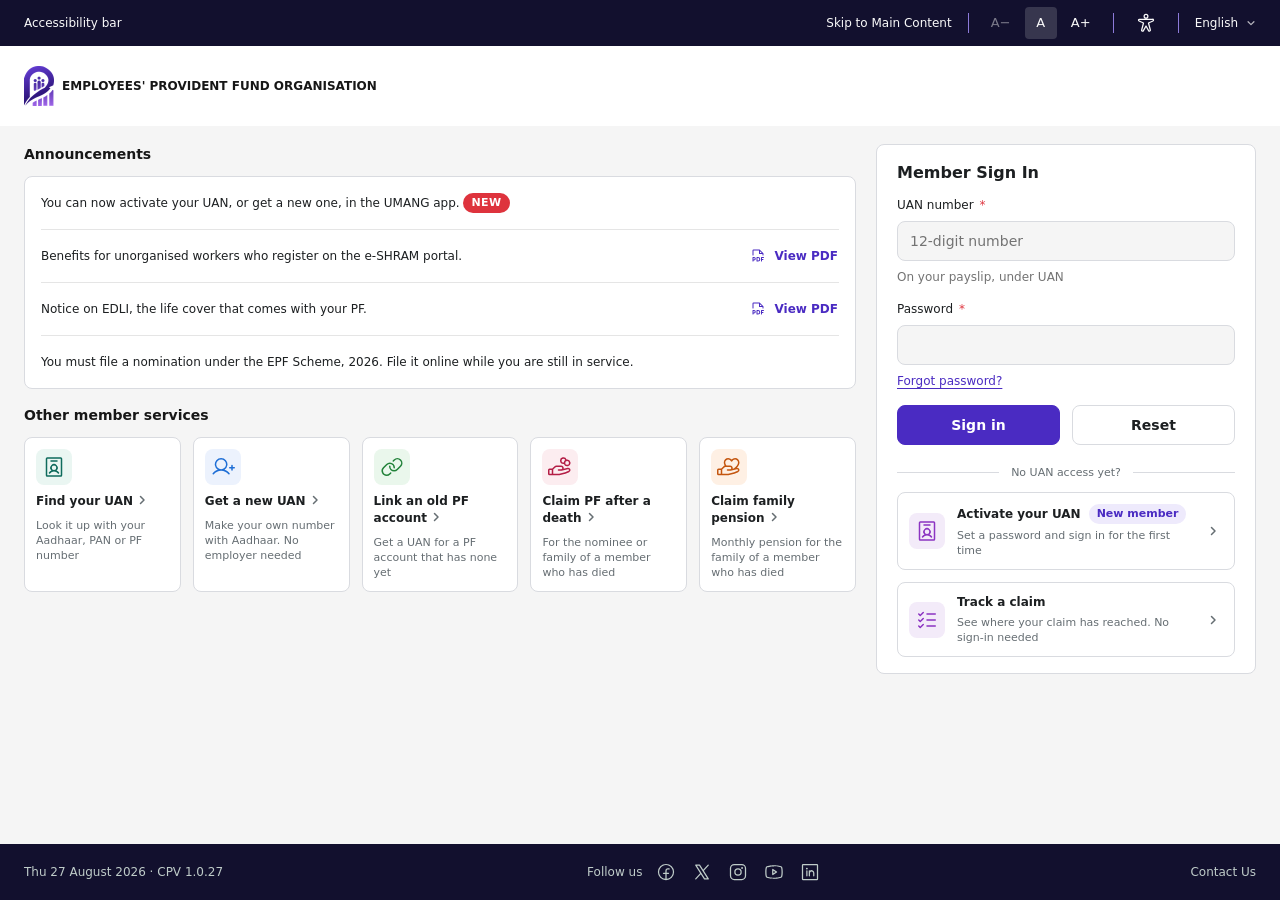
<file: docs/index.html>
<!doctype html>
<html lang="en">
<head>
  <meta charset="utf-8">
  <meta name="viewport" content="width=device-width, initial-scale=1">
  <title>EPFO member portal, prototype</title>
  <link rel="stylesheet" href="styles.css">
</head>
<body class="ep-app-body">
<!-- Phosphor Icons (regular), MIT, inlined: the one-origin rule allows no icon CDN -->
<svg class="ep-sprite" hidden aria-hidden="true">
  <symbol id="ph-address-book" viewBox="0 0 256 256"><path d="M83.19,174.4a8,8,0,0,0,11.21-1.6,52,52,0,0,1,83.2,0,8,8,0,1,0,12.8-9.6A67.88,67.88,0,0,0,163,141.51a40,40,0,1,0-53.94,0A67.88,67.88,0,0,0,81.6,163.2,8,8,0,0,0,83.19,174.4ZM112,112a24,24,0,1,1,24,24A24,24,0,0,1,112,112Zm96-88H64A16,16,0,0,0,48,40V64H32a8,8,0,0,0,0,16H48v40H32a8,8,0,0,0,0,16H48v40H32a8,8,0,0,0,0,16H48v24a16,16,0,0,0,16,16H208a16,16,0,0,0,16-16V40A16,16,0,0,0,208,24Zm0,192H64V40H208Z"/></symbol>
  <symbol id="ph-arrow-right" viewBox="0 0 256 256"><path d="M221.66,133.66l-72,72a8,8,0,0,1-11.32-11.32L196.69,136H40a8,8,0,0,1,0-16H196.69L138.34,61.66a8,8,0,0,1,11.32-11.32l72,72A8,8,0,0,1,221.66,133.66Z"/></symbol>
  <symbol id="ph-arrows-left-right" viewBox="0 0 256 256"><path d="M213.66,181.66l-32,32a8,8,0,0,1-11.32-11.32L188.69,184H48a8,8,0,0,1,0-16H188.69l-18.35-18.34a8,8,0,0,1,11.32-11.32l32,32A8,8,0,0,1,213.66,181.66Zm-139.32-64a8,8,0,0,0,11.32-11.32L67.31,88H208a8,8,0,0,0,0-16H67.31L85.66,53.66A8,8,0,0,0,74.34,42.34l-32,32a8,8,0,0,0,0,11.32Z"/></symbol>
  <symbol id="ph-arrows-merge" viewBox="0 0 256 256"><path d="M192,40v64a8,8,0,0,1-2.34,5.66L136,163.31v49.38l18.34-18.35a8,8,0,0,1,11.32,11.32l-32,32a8,8,0,0,1-11.32,0l-32-32a8,8,0,0,1,11.32-11.32L120,212.69V163.31L66.34,109.66A8,8,0,0,1,64,104V40a8,8,0,0,1,16,0v60.69l48,48,48-48V40a8,8,0,0,1,16,0Z"/></symbol>
  <symbol id="ph-bell" viewBox="0 0 256 256"><path d="M221.8,175.94C216.25,166.38,208,139.33,208,104a80,80,0,1,0-160,0c0,35.34-8.26,62.38-13.81,71.94A16,16,0,0,0,48,200H88.81a40,40,0,0,0,78.38,0H208a16,16,0,0,0,13.8-24.06ZM128,216a24,24,0,0,1-22.62-16h45.24A24,24,0,0,1,128,216ZM48,184c7.7-13.24,16-43.92,16-80a64,64,0,1,1,128,0c0,36.05,8.28,66.73,16,80Z"/></symbol>
  <symbol id="ph-book-open" viewBox="0 0 256 256"><path d="M232,48H160a40,40,0,0,0-32,16A40,40,0,0,0,96,48H24a8,8,0,0,0-8,8V200a8,8,0,0,0,8,8H96a24,24,0,0,1,24,24,8,8,0,0,0,16,0,24,24,0,0,1,24-24h72a8,8,0,0,0,8-8V56A8,8,0,0,0,232,48ZM96,192H32V64H96a24,24,0,0,1,24,24V200A39.81,39.81,0,0,0,96,192Zm128,0H160a39.81,39.81,0,0,0-24,8V88a24,24,0,0,1,24-24h64Z"/></symbol>
  <symbol id="ph-chat-circle" viewBox="0 0 256 256"><path d="M128,24A104,104,0,0,0,36.18,176.88L24.83,210.93a16,16,0,0,0,20.24,20.24l34.05-11.35A104,104,0,1,0,128,24Zm0,192a87.87,87.87,0,0,1-44.06-11.81,8,8,0,0,0-6.54-.67L40,216,52.47,178.6a8,8,0,0,0-.66-6.54A88,88,0,1,1,128,216Z"/></symbol>
  <symbol id="ph-clock-counter-clockwise" viewBox="0 0 256 256"><path d="M136,80v43.47l36.12,21.67a8,8,0,0,1-8.24,13.72l-40-24A8,8,0,0,1,120,128V80a8,8,0,0,1,16,0Zm-8-48A95.44,95.44,0,0,0,60.08,60.15C52.81,67.51,46.35,74.59,40,82V64a8,8,0,0,0-16,0v40a8,8,0,0,0,8,8H72a8,8,0,0,0,0-16H49c7.15-8.42,14.27-16.35,22.39-24.57a80,80,0,1,1,1.66,114.75,8,8,0,1,0-11,11.64A96,96,0,1,0,128,32Z"/></symbol>
  <symbol id="ph-device-mobile" viewBox="0 0 256 256"><path d="M176,16H80A24,24,0,0,0,56,40V216a24,24,0,0,0,24,24h96a24,24,0,0,0,24-24V40A24,24,0,0,0,176,16ZM72,64H184V192H72Zm8-32h96a8,8,0,0,1,8,8v8H72V40A8,8,0,0,1,80,32Zm96,192H80a8,8,0,0,1-8-8v-8H184v8A8,8,0,0,1,176,224Z"/></symbol>
  <symbol id="ph-hand-coins" viewBox="0 0 256 256"><path d="M230.33,141.06a24.43,24.43,0,0,0-21.24-4.23l-41.84,9.62A28,28,0,0,0,140,112H89.94a31.82,31.82,0,0,0-22.63,9.37L44.69,144H16A16,16,0,0,0,0,160v40a16,16,0,0,0,16,16H120a7.93,7.93,0,0,0,1.94-.24l64-16a6.94,6.94,0,0,0,1.19-.4L226,182.82l.44-.2a24.6,24.6,0,0,0,3.93-41.56ZM16,160H40v40H16Zm203.43,8.21-38,16.18L119,200H56V155.31l22.63-22.62A15.86,15.86,0,0,1,89.94,128H140a12,12,0,0,1,0,24H112a8,8,0,0,0,0,16h32a8.32,8.32,0,0,0,1.79-.2l67-15.41.31-.08a8.6,8.6,0,0,1,6.3,15.9ZM164,96a36,36,0,0,0,5.9-.48,36,36,0,1,0,28.22-47A36,36,0,1,0,164,96Zm60-12a20,20,0,1,1-20-20A20,20,0,0,1,224,84ZM164,40a20,20,0,0,1,19.25,14.61,36,36,0,0,0-15,24.93A20.42,20.42,0,0,1,164,80a20,20,0,0,1,0-40Z"/></symbol>
  <symbol id="ph-identification-card" viewBox="0 0 256 256"><path d="M200,112a8,8,0,0,1-8,8H152a8,8,0,0,1,0-16h40A8,8,0,0,1,200,112Zm-8,24H152a8,8,0,0,0,0,16h40a8,8,0,0,0,0-16Zm40-80V200a16,16,0,0,1-16,16H40a16,16,0,0,1-16-16V56A16,16,0,0,1,40,40H216A16,16,0,0,1,232,56ZM216,200V56H40V200H216Zm-80.26-34a8,8,0,1,1-15.5,4c-2.63-10.26-13.06-18-24.25-18s-21.61,7.74-24.25,18a8,8,0,1,1-15.5-4,39.84,39.84,0,0,1,17.19-23.34,32,32,0,1,1,45.12,0A39.76,39.76,0,0,1,135.75,166ZM96,136a16,16,0,1,0-16-16A16,16,0,0,0,96,136Z"/></symbol>
  <symbol id="ph-list-checks" viewBox="0 0 256 256"><path d="M224,128a8,8,0,0,1-8,8H128a8,8,0,0,1,0-16h88A8,8,0,0,1,224,128ZM128,72h88a8,8,0,0,0,0-16H128a8,8,0,0,0,0,16Zm88,112H128a8,8,0,0,0,0,16h88a8,8,0,0,0,0-16ZM82.34,42.34,56,68.69,45.66,58.34A8,8,0,0,0,34.34,69.66l16,16a8,8,0,0,0,11.32,0l32-32A8,8,0,0,0,82.34,42.34Zm0,64L56,132.69,45.66,122.34a8,8,0,0,0-11.32,11.32l16,16a8,8,0,0,0,11.32,0l32-32a8,8,0,0,0-11.32-11.32Zm0,64L56,196.69,45.66,186.34a8,8,0,0,0-11.32,11.32l16,16a8,8,0,0,0,11.32,0l32-32a8,8,0,0,0-11.32-11.32Z"/></symbol>
  <symbol id="ph-lock-key" viewBox="0 0 256 256"><path d="M128,112a28,28,0,0,0-8,54.83V184a8,8,0,0,0,16,0V166.83A28,28,0,0,0,128,112Zm0,40a12,12,0,1,1,12-12A12,12,0,0,1,128,152Zm80-72H176V56a48,48,0,0,0-96,0V80H48A16,16,0,0,0,32,96V208a16,16,0,0,0,16,16H208a16,16,0,0,0,16-16V96A16,16,0,0,0,208,80ZM96,56a32,32,0,0,1,64,0V80H96ZM208,208H48V96H208V208Z"/></symbol>
  <symbol id="ph-magnifying-glass" viewBox="0 0 256 256"><path d="M229.66,218.34l-50.07-50.06a88.11,88.11,0,1,0-11.31,11.31l50.06,50.07a8,8,0,0,0,11.32-11.32ZM40,112a72,72,0,1,1,72,72A72.08,72.08,0,0,1,40,112Z"/></symbol>
  <symbol id="ph-person-arms-spread" viewBox="0 0 256 256"><path d="M160,40a32,32,0,1,0-32,32A32,32,0,0,0,160,40ZM128,56a16,16,0,1,1,16-16A16,16,0,0,1,128,56ZM231.5,87.71A19.62,19.62,0,0,0,212,72H44a20,20,0,0,0-8.38,38.16l.13,0,50.75,22.35-21,79.72A20,20,0,0,0,102,228.8l26-44.87,26,44.87a20,20,0,0,0,36.4-16.52l-21-79.72,50.75-22.35.13,0A19.64,19.64,0,0,0,231.5,87.71Zm-17.8,7.9-56.93,25.06a8,8,0,0,0-4.51,9.36L175.13,217a7,7,0,0,0,.49,1.35,4,4,0,0,1-5,5.45,4,4,0,0,1-2.25-2.07,6.31,6.31,0,0,0-.34-.63L134.92,164a8,8,0,0,0-13.84,0L88,221.05a6.31,6.31,0,0,0-.34.63,4,4,0,0,1-2.25,2.07,4,4,0,0,1-5-5.45,7,7,0,0,0,.49-1.35L103.74,130a8,8,0,0,0-4.51-9.36L42.3,95.61A4,4,0,0,1,44,88H212a4,4,0,0,1,1.73,7.61Z"/></symbol>
  <symbol id="ph-shield-check" viewBox="0 0 256 256"><path d="M208,40H48A16,16,0,0,0,32,56v56c0,52.72,25.52,84.67,46.93,102.19,23.06,18.86,46,25.26,47,25.53a8,8,0,0,0,4.2,0c1-.27,23.91-6.67,47-25.53C198.48,196.67,224,164.72,224,112V56A16,16,0,0,0,208,40Zm0,72c0,37.07-13.66,67.16-40.6,89.42A129.3,129.3,0,0,1,128,223.62a128.25,128.25,0,0,1-38.92-21.81C61.82,179.51,48,149.3,48,112l0-56,160,0ZM82.34,141.66a8,8,0,0,1,11.32-11.32L112,148.69l50.34-50.35a8,8,0,0,1,11.32,11.32l-56,56a8,8,0,0,1-11.32,0Z"/></symbol>
  <symbol id="ph-sign-out" viewBox="0 0 256 256"><path d="M120,216a8,8,0,0,1-8,8H48a8,8,0,0,1-8-8V40a8,8,0,0,1,8-8h64a8,8,0,0,1,0,16H56V208h56A8,8,0,0,1,120,216Zm109.66-93.66-40-40a8,8,0,0,0-11.32,11.32L204.69,120H112a8,8,0,0,0,0,16h92.69l-26.35,26.34a8,8,0,0,0,11.32,11.32l40-40A8,8,0,0,0,229.66,122.34Z"/></symbol>
  <symbol id="ph-user-circle" viewBox="0 0 256 256"><path d="M128,24A104,104,0,1,0,232,128,104.11,104.11,0,0,0,128,24ZM74.08,197.5a64,64,0,0,1,107.84,0,87.83,87.83,0,0,1-107.84,0ZM96,120a32,32,0,1,1,32,32A32,32,0,0,1,96,120Zm97.76,66.41a79.66,79.66,0,0,0-36.06-28.75,48,48,0,1,0-59.4,0,79.66,79.66,0,0,0-36.06,28.75,88,88,0,1,1,131.52,0Z"/></symbol>
  <symbol id="ph-user" viewBox="0 0 256 256"><path d="M230.92,212c-15.23-26.33-38.7-45.21-66.09-54.16a72,72,0,1,0-73.66,0C63.78,166.78,40.31,185.66,25.08,212a8,8,0,1,0,13.85,8c18.84-32.56,52.14-52,89.07-52s70.23,19.44,89.07,52a8,8,0,1,0,13.85-8ZM72,96a56,56,0,1,1,56,56A56.06,56.06,0,0,1,72,96Z"/></symbol>
  <symbol id="ph-users-three" viewBox="0 0 256 256"><path d="M244.8,150.4a8,8,0,0,1-11.2-1.6A51.6,51.6,0,0,0,192,128a8,8,0,0,1-7.37-4.89,8,8,0,0,1,0-6.22A8,8,0,0,1,192,112a24,24,0,1,0-23.24-30,8,8,0,1,1-15.5-4A40,40,0,1,1,219,117.51a67.94,67.94,0,0,1,27.43,21.68A8,8,0,0,1,244.8,150.4ZM190.92,212a8,8,0,1,1-13.84,8,57,57,0,0,0-98.16,0,8,8,0,1,1-13.84-8,72.06,72.06,0,0,1,33.74-29.92,48,48,0,1,1,58.36,0A72.06,72.06,0,0,1,190.92,212ZM128,176a32,32,0,1,0-32-32A32,32,0,0,0,128,176ZM72,120a8,8,0,0,0-8-8A24,24,0,1,1,87.24,82a8,8,0,1,0,15.5-4A40,40,0,1,0,37,117.51,67.94,67.94,0,0,0,9.6,139.19a8,8,0,1,0,12.8,9.61A51.6,51.6,0,0,1,64,128,8,8,0,0,0,72,120Z"/></symbol>
  <symbol id="ph-list" viewBox="0 0 256 256"><path d="M224,128a8,8,0,0,1-8,8H40a8,8,0,0,1,0-16H216A8,8,0,0,1,224,128ZM40,72H216a8,8,0,0,0,0-16H40a8,8,0,0,0,0,16ZM216,184H40a8,8,0,0,0,0,16H216a8,8,0,0,0,0-16Z"/></symbol>
  <symbol id="ph-x" viewBox="0 0 256 256"><path d="M205.66,194.34a8,8,0,0,1-11.32,11.32L128,139.31,61.66,205.66a8,8,0,0,1-11.32-11.32L116.69,128,50.34,61.66A8,8,0,0,1,61.66,50.34L128,116.69l66.34-66.35a8,8,0,0,1,11.32,11.32L139.31,128Z"/></symbol>
  <symbol id="ph-identification-badge" viewBox="0 0 256 256"><path d="M75.19,198.4a8,8,0,0,0,11.21-1.6,52,52,0,0,1,83.2,0,8,8,0,1,0,12.8-9.6A67.88,67.88,0,0,0,155,165.51a40,40,0,1,0-53.94,0A67.88,67.88,0,0,0,73.6,187.2,8,8,0,0,0,75.19,198.4ZM128,112a24,24,0,1,1-24,24A24,24,0,0,1,128,112Zm72-88H56A16,16,0,0,0,40,40V216a16,16,0,0,0,16,16H200a16,16,0,0,0,16-16V40A16,16,0,0,0,200,24Zm0,192H56V40H200ZM88,64a8,8,0,0,1,8-8h64a8,8,0,0,1,0,16H96A8,8,0,0,1,88,64Z"/></symbol>
  <symbol id="ph-user-plus" viewBox="0 0 256 256"><path d="M256,136a8,8,0,0,1-8,8H232v16a8,8,0,0,1-16,0V144H200a8,8,0,0,1,0-16h16V112a8,8,0,0,1,16,0v16h16A8,8,0,0,1,256,136Zm-57.87,58.85a8,8,0,0,1-12.26,10.3C165.75,181.19,138.09,168,108,168s-57.75,13.19-77.87,37.15a8,8,0,0,1-12.25-10.3c14.94-17.78,33.52-30.41,54.17-37.17a68,68,0,1,1,71.9,0C164.6,164.44,183.18,177.07,198.13,194.85ZM108,152a52,52,0,1,0-52-52A52.06,52.06,0,0,0,108,152Z"/></symbol>
  <symbol id="ph-link" viewBox="0 0 256 256"><path d="M240,88.23a54.43,54.43,0,0,1-16,37L189.25,160a54.27,54.27,0,0,1-38.63,16h-.05A54.63,54.63,0,0,1,96,119.84a8,8,0,0,1,16,.45A38.62,38.62,0,0,0,150.58,160h0a38.39,38.39,0,0,0,27.31-11.31l34.75-34.75a38.63,38.63,0,0,0-54.63-54.63l-11,11A8,8,0,0,1,135.7,59l11-11A54.65,54.65,0,0,1,224,48,54.86,54.86,0,0,1,240,88.23ZM109,185.66l-11,11A38.41,38.41,0,0,1,70.6,208h0a38.63,38.63,0,0,1-27.29-65.94L78,107.31A38.63,38.63,0,0,1,144,135.71a8,8,0,0,0,16,.45A54.86,54.86,0,0,0,144,96a54.65,54.65,0,0,0-77.27,0L32,130.75A54.62,54.62,0,0,0,70.56,224h0a54.28,54.28,0,0,0,38.64-16l11-11A8,8,0,0,0,109,185.66Z"/></symbol>
  <symbol id="ph-hand-heart" viewBox="0 0 256 256"><path d="M230.33,141.06a24.34,24.34,0,0,0-18.61-4.77C230.5,117.33,240,98.48,240,80c0-26.47-21.29-48-47.46-48A47.58,47.58,0,0,0,156,48.75,47.58,47.58,0,0,0,119.46,32C93.29,32,72,53.53,72,80c0,11,3.24,21.69,10.06,33a31.87,31.87,0,0,0-14.75,8.4L44.69,144H16A16,16,0,0,0,0,160v40a16,16,0,0,0,16,16H120a7.93,7.93,0,0,0,1.94-.24l64-16a6.94,6.94,0,0,0,1.19-.4L226,182.82l.44-.2a24.6,24.6,0,0,0,3.93-41.56ZM119.46,48A31.15,31.15,0,0,1,148.6,67a8,8,0,0,0,14.8,0,31.15,31.15,0,0,1,29.14-19C209.59,48,224,62.65,224,80c0,19.51-15.79,41.58-45.66,63.9l-11.09,2.55A28,28,0,0,0,140,112H100.68C92.05,100.36,88,90.12,88,80,88,62.65,102.41,48,119.46,48ZM16,160H40v40H16Zm203.43,8.21-38,16.18L119,200H56V155.31l22.63-22.62A15.86,15.86,0,0,1,89.94,128H140a12,12,0,0,1,0,24H112a8,8,0,0,0,0,16h32a8.32,8.32,0,0,0,1.79-.2l67-15.41.31-.08a8.6,8.6,0,0,1,6.3,15.9Z"/></symbol>
  <symbol id="ph-question" viewBox="0 0 256 256"><path d="M140,180a12,12,0,1,1-12-12A12,12,0,0,1,140,180ZM128,72c-22.06,0-40,16.15-40,36v4a8,8,0,0,0,16,0v-4c0-11,10.77-20,24-20s24,9,24,20-10.77,20-24,20a8,8,0,0,0-8,8v8a8,8,0,0,0,16,0v-.72c18.24-3.35,32-17.9,32-35.28C168,88.15,150.06,72,128,72Zm104,56A104,104,0,1,1,128,24,104.11,104.11,0,0,1,232,128Zm-16,0a88,88,0,1,0-88,88A88.1,88.1,0,0,0,216,128Z"/></symbol>
  <symbol id="ph-warning-circle" viewBox="0 0 256 256"><path d="M128,24A104,104,0,1,0,232,128,104.11,104.11,0,0,0,128,24Zm0,192a88,88,0,1,1,88-88A88.1,88.1,0,0,1,128,216Zm-8-80V80a8,8,0,0,1,16,0v56a8,8,0,0,1-16,0Zm20,36a12,12,0,1,1-12-12A12,12,0,0,1,140,172Z"/></symbol>
  <symbol id="ph-check-bold" viewBox="0 0 256 256"><path d="M232.49,80.49l-128,128a12,12,0,0,1-17,0l-56-56a12,12,0,1,1,17-17L96,183,215.51,63.51a12,12,0,0,1,17,17Z"/></symbol>
  <symbol id="ph-facebook-logo" viewBox="0 0 256 256"><path d="M128,24A104,104,0,1,0,232,128,104.11,104.11,0,0,0,128,24Zm8,191.63V152h24a8,8,0,0,0,0-16H136V112a16,16,0,0,1,16-16h16a8,8,0,0,0,0-16H152a32,32,0,0,0-32,32v24H96a8,8,0,0,0,0,16h24v63.63a88,88,0,1,1,16,0Z"/></symbol>
  <symbol id="ph-x-logo" viewBox="0 0 256 256"><path d="M214.75,211.71l-62.6-98.38,61.77-67.95a8,8,0,0,0-11.84-10.76L143.24,99.34,102.75,35.71A8,8,0,0,0,96,32H48a8,8,0,0,0-6.75,12.3l62.6,98.37-61.77,68a8,8,0,1,0,11.84,10.76l58.84-64.72,40.49,63.63A8,8,0,0,0,160,224h48a8,8,0,0,0,6.75-12.29ZM164.39,208,62.57,48h29L193.43,208Z"/></symbol>
  <symbol id="ph-instagram-logo" viewBox="0 0 256 256"><path d="M128,80a48,48,0,1,0,48,48A48.05,48.05,0,0,0,128,80Zm0,80a32,32,0,1,1,32-32A32,32,0,0,1,128,160ZM176,24H80A56.06,56.06,0,0,0,24,80v96a56.06,56.06,0,0,0,56,56h96a56.06,56.06,0,0,0,56-56V80A56.06,56.06,0,0,0,176,24Zm40,152a40,40,0,0,1-40,40H80a40,40,0,0,1-40-40V80A40,40,0,0,1,80,40h96a40,40,0,0,1,40,40ZM192,76a12,12,0,1,1-12-12A12,12,0,0,1,192,76Z"/></symbol>
  <symbol id="ph-youtube-logo" viewBox="0 0 256 256"><path d="M164.44,121.34l-48-32A8,8,0,0,0,104,96v64a8,8,0,0,0,12.44,6.66l48-32a8,8,0,0,0,0-13.32ZM120,145.05V111l25.58,17ZM234.33,69.52a24,24,0,0,0-14.49-16.4C185.56,39.88,131,40,128,40s-57.56-.12-91.84,13.12a24,24,0,0,0-14.49,16.4C19.08,79.5,16,97.74,16,128s3.08,48.5,5.67,58.48a24,24,0,0,0,14.49,16.41C69,215.56,120.4,216,127.34,216h1.32c6.94,0,58.37-.44,91.18-13.11a24,24,0,0,0,14.49-16.41c2.59-10,5.67-28.22,5.67-58.48S236.92,79.5,234.33,69.52Zm-15.49,113a8,8,0,0,1-4.77,5.49c-31.65,12.22-85.48,12-86,12H128c-.54,0-54.33.2-86-12a8,8,0,0,1-4.77-5.49C34.8,173.39,32,156.57,32,128s2.8-45.39,5.16-54.47A8,8,0,0,1,41.93,68c30.52-11.79,81.66-12,85.85-12h.27c.54,0,54.38-.18,86,12a8,8,0,0,1,4.77,5.49C221.2,82.61,224,99.43,224,128S221.2,173.39,218.84,182.47Z"/></symbol>
  <symbol id="ph-linkedin-logo" viewBox="0 0 256 256"><path d="M216,24H40A16,16,0,0,0,24,40V216a16,16,0,0,0,16,16H216a16,16,0,0,0,16-16V40A16,16,0,0,0,216,24Zm0,192H40V40H216V216ZM96,112v64a8,8,0,0,1-16,0V112a8,8,0,0,1,16,0Zm88,28v36a8,8,0,0,1-16,0V140a20,20,0,0,0-40,0v36a8,8,0,0,1-16,0V112a8,8,0,0,1,15.79-1.78A36,36,0,0,1,184,140ZM100,84A12,12,0,1,1,88,72,12,12,0,0,1,100,84Z"/></symbol>
  <symbol id="ph-file-pdf" viewBox="0 0 256 256"><path d="M224,152a8,8,0,0,1-8,8H192v16h16a8,8,0,0,1,0,16H192v16a8,8,0,0,1-16,0V152a8,8,0,0,1,8-8h32A8,8,0,0,1,224,152ZM92,172a28,28,0,0,1-28,28H56v8a8,8,0,0,1-16,0V152a8,8,0,0,1,8-8H64A28,28,0,0,1,92,172Zm-16,0a12,12,0,0,0-12-12H56v24h8A12,12,0,0,0,76,172Zm88,8a36,36,0,0,1-36,36H112a8,8,0,0,1-8-8V152a8,8,0,0,1,8-8h16A36,36,0,0,1,164,180Zm-16,0a20,20,0,0,0-20-20h-8v40h8A20,20,0,0,0,148,180ZM40,112V40A16,16,0,0,1,56,24h96a8,8,0,0,1,5.66,2.34l56,56A8,8,0,0,1,216,88v24a8,8,0,0,1-16,0V96H152a8,8,0,0,1-8-8V40H56v72a8,8,0,0,1-16,0ZM160,80h28.69L160,51.31Z"/></symbol>
  <symbol id="ph-megaphone" viewBox="0 0 256 256"><path d="M248,120a48.05,48.05,0,0,0-48-48H160.2c-2.91-.17-53.62-3.74-101.91-44.24A16,16,0,0,0,32,40V200a16,16,0,0,0,26.29,12.25c37.77-31.68,77-40.76,93.71-43.3v31.72A16,16,0,0,0,159.12,214l11,7.33A16,16,0,0,0,194.5,212l11.77-44.36A48.07,48.07,0,0,0,248,120ZM48,199.93V40h0c42.81,35.91,86.63,45,104,47.24v65.48C134.65,155,90.84,164.07,48,199.93Zm131,8,0,.11-11-7.33V168h21.6ZM200,152H168V88h32a32,32,0,1,1,0,64Z"/></symbol>
  <symbol id="ph-info" viewBox="0 0 256 256"><path d="M128,24A104,104,0,1,0,232,128,104.11,104.11,0,0,0,128,24Zm0,192a88,88,0,1,1,88-88A88.1,88.1,0,0,1,128,216Zm16-40a8,8,0,0,1-8,8,16,16,0,0,1-16-16V128a8,8,0,0,1,0-16,16,16,0,0,1,16,16v40A8,8,0,0,1,144,176ZM112,84a12,12,0,1,1,12,12A12,12,0,0,1,112,84Z"/></symbol>
  <symbol id="ph-bank" viewBox="0 0 256 256"><path d="M24,104H48v64H32a8,8,0,0,0,0,16H224a8,8,0,0,0,0-16H208V104h24a8,8,0,0,0,4.19-14.81l-104-64a8,8,0,0,0-8.38,0l-104,64A8,8,0,0,0,24,104Zm40,0H96v64H64Zm80,0v64H112V104Zm48,64H160V104h32ZM128,41.39,203.74,88H52.26ZM248,208a8,8,0,0,1-8,8H16a8,8,0,0,1,0-16H240A8,8,0,0,1,248,208Z"/></symbol>
  <symbol id="ph-trend-up" viewBox="0 0 256 256"><path d="M240,56v64a8,8,0,0,1-16,0V75.31l-82.34,82.35a8,8,0,0,1-11.32,0L96,123.31,29.66,189.66a8,8,0,0,1-11.32-11.32l72-72a8,8,0,0,1,11.32,0L136,140.69,212.69,64H168a8,8,0,0,1,0-16h64A8,8,0,0,1,240,56Z"/></symbol>
  <symbol id="ph-chart-pie-slice" viewBox="0 0 256 256"><path d="M100,116.43a8,8,0,0,0,4-6.93v-72A8,8,0,0,0,93.34,30,104.06,104.06,0,0,0,25.73,147a8,8,0,0,0,4.52,5.81,7.86,7.86,0,0,0,3.35.74,8,8,0,0,0,4-1.07ZM88,49.62v55.26L40.12,132.51C40,131,40,129.48,40,128A88.12,88.12,0,0,1,88,49.62ZM128,24a8,8,0,0,0-8,8v91.82L41.19,169.73a8,8,0,0,0-2.87,11A104,104,0,1,0,128,24Zm0,192a88.47,88.47,0,0,1-71.49-36.68l75.52-44a8,8,0,0,0,4-6.92V40.36A88,88,0,0,1,128,216Z"/></symbol>
  <symbol id="ph-file-text" viewBox="0 0 256 256"><path d="M213.66,82.34l-56-56A8,8,0,0,0,152,24H56A16,16,0,0,0,40,40V216a16,16,0,0,0,16,16H200a16,16,0,0,0,16-16V88A8,8,0,0,0,213.66,82.34ZM160,51.31,188.69,80H160ZM200,216H56V40h88V88a8,8,0,0,0,8,8h48V216Zm-32-80a8,8,0,0,1-8,8H96a8,8,0,0,1,0-16h64A8,8,0,0,1,168,136Zm0,32a8,8,0,0,1-8,8H96a8,8,0,0,1,0-16h64A8,8,0,0,1,168,168Z"/></symbol>
  <symbol id="ph-download-simple" viewBox="0 0 256 256"><path d="M224,144v64a8,8,0,0,1-8,8H40a8,8,0,0,1-8-8V144a8,8,0,0,1,16,0v56H208V144a8,8,0,0,1,16,0Zm-101.66,5.66a8,8,0,0,0,11.32,0l40-40a8,8,0,0,0-11.32-11.32L136,124.69V32a8,8,0,0,0-16,0v92.69L93.66,98.34a8,8,0,0,0-11.32,11.32Z"/></symbol>
  <symbol id="ph-caret-down" viewBox="0 0 256 256"><path d="M213.66,101.66l-80,80a8,8,0,0,1-11.32,0l-80-80A8,8,0,0,1,53.66,90.34L128,164.69l74.34-74.35a8,8,0,0,1,11.32,11.32Z"/></symbol>
  <symbol id="ep-caret-right" viewBox="0 0 12 12"><path d="M4.5 2.5 8 6l-3.5 3.5" fill="none" stroke="currentColor" stroke-width="1.5" stroke-linecap="round" stroke-linejoin="round"/></symbol>
</svg>
<div class="ep-bar">
  <div class="ep-bar-inner">
    <span>Accessibility bar</span>
    <div class="ep-bar-options">
      <a href="#main">Skip to Main Content</a>
      <span class="ep-bar-divider" aria-hidden="true"></span>
      <div class="ep-bar-fontsize" role="group" aria-label="Font size">
        <button type="button" data-text="-" aria-label="Smaller text">A−</button>
        <button type="button" data-text="0" aria-label="Normal text" aria-pressed="true">A</button>
        <button type="button" data-text="+" aria-label="Bigger text">A+</button>
      </div>
      <span class="ep-bar-divider" aria-hidden="true"></span>
      <button type="button" class="ep-bar-iconbtn" aria-label="Accessibility options"><svg class="ep-icon ep-icon-20" aria-hidden="true" focusable="false"><use href="#ph-person-arms-spread"/></svg></button>
      <span class="ep-bar-divider" aria-hidden="true"></span>
      <button type="button" class="ep-bar-lang" aria-haspopup="listbox" aria-expanded="false">
        <span>English</span>
        <svg class="ep-chevron" width="12" height="12" viewBox="0 0 12 12" aria-hidden="true" focusable="false"><path d="M2.5 4.5 6 8l3.5-3.5" fill="none" stroke="currentColor" stroke-width="1.5" stroke-linecap="round" stroke-linejoin="round"/></svg>
      </button>
    </div>
  </div>
</div>

<!-- Bands 2+3 stick as one card, as on ux4g.gov.in -->
<header class="ep-header">
  <div class="ep-navcard">

  <!-- Band 2: navbar (Figma 62:25) — UX4G navbar shell -->
  <nav class="ep-navbar" aria-label="Account">
    <div class="ep-navbar-inner">
      <div class="ep-brand">
        <span class="ep-logo">
          <img src="assets/logo.png" alt="" width="34" height="40">
        </span>
        <span class="ep-brand-label"><span class="ep-brand-full">EMPLOYEES' PROVIDENT FUND ORGANISATION</span><abbr class="ep-brand-short" title="Employees' Provident Fund Organisation">EPFO</abbr></span>
      </div>
      <div class="ep-navbar-right">
        <a class="ep-notif" href="#" aria-label="3 notifications">
          <svg class="ep-icon ep-icon-24" aria-hidden="true" focusable="false"><use href="#ph-bell"/></svg>
          <span class="ep-count">3</span>
        </a>
        <a class="ep-uan" href="#">
          <svg class="ep-icon ep-icon-24" aria-hidden="true" focusable="false"><use href="#ph-user-circle"/></svg>
          <span class="ep-uan-copy">
            <span class="ep-uan-id">UAN: 1000 2233 4455</span>
            <span class="ep-uan-name">ASHA VERMA</span>
          </span>
        </a>
        <button type="button" class="ep-btn ep-btn--primary ep-logout">Logout</button>
        <button type="button" class="ep-menu-btn" aria-label="Main menu" aria-expanded="false" aria-controls="mobile-menu">
          <svg class="ep-icon ep-icon-22 ep-menu-open" aria-hidden="true" focusable="false"><use href="#ph-list"/></svg>
          <svg class="ep-icon ep-icon-22 ep-menu-close" aria-hidden="true" focusable="false"><use href="#ph-x"/></svg>
        </button>
      </div>
    </div>
  </nav>

  <!-- Band 3: nav row (Figma 62:590) -->
  <nav class="ep-navrow" aria-label="Main">
    <div class="ep-navrow-inner">
    <ul class="ep-navlist">
      <li class="ep-navitem" aria-current="page">
        <a class="ep-navlink" href="#/dashboard">Home</a>
      </li>
      <li class="ep-navitem ep-has-menu">
        <button type="button" class="ep-navlink" aria-haspopup="true" aria-expanded="false" aria-controls="menu-view">View <svg class="ep-chevron" width="12" height="12" viewBox="0 0 12 12" aria-hidden="true" focusable="false"><path d="M2.5 4.5 6 8l3.5-3.5" fill="none" stroke="currentColor" stroke-width="1.5" stroke-linecap="round" stroke-linejoin="round"/></svg></button>
        <div class="ep-mega" id="menu-view" hidden>
          <div class="ep-mega-body">
            <div class="ep-mega-col">
              <ul class="ep-mega-list">
            <li><a class="ep-mega-item" href="#"><span class="ep-mega-icon" aria-hidden="true"><svg class="ep-icon" aria-hidden="true" focusable="false"><use href="#ph-user"/></svg></span><span class="ep-mega-text"><span class="ep-mega-title">Profile</span><span class="ep-mega-desc">Your details, as EPFO holds them</span></span></a></li>
            <li><a class="ep-mega-item" href="#"><span class="ep-mega-icon" aria-hidden="true"><svg class="ep-icon" aria-hidden="true" focusable="false"><use href="#ph-clock-counter-clockwise"/></svg></span><span class="ep-mega-text"><span class="ep-mega-title">Service history</span><span class="ep-mega-desc">Every employer, with dates</span></span></a></li>
              </ul>
            </div>
            <div class="ep-mega-col">
              <ul class="ep-mega-list">
            <li><a class="ep-mega-item" href="#"><span class="ep-mega-icon" aria-hidden="true"><svg class="ep-icon" aria-hidden="true" focusable="false"><use href="#ph-identification-card"/></svg></span><span class="ep-mega-text"><span class="ep-mega-title">UAN card</span><span class="ep-mega-desc">Download or print</span></span></a></li>
            <li><a class="ep-mega-item" href="#/passbook"><span class="ep-mega-icon" aria-hidden="true"><svg class="ep-icon" aria-hidden="true" focusable="false"><use href="#ph-book-open"/></svg></span><span class="ep-mega-text"><span class="ep-mega-title">Passbook Lite</span><span class="ep-mega-desc">Quick view here. The full passbook opens on the passbook site</span></span></a></li>
              </ul>
            </div>
          </div>
          <div class="ep-mega-foot">
            <span>Everything under View, in plain English.</span>
            <a href="#">See all view options <svg class="ep-arrow" width="14" height="14" viewBox="0 0 14 14" aria-hidden="true" focusable="false"><path d="M2.5 7h9M8 3.5 11.5 7 8 10.5" fill="none" stroke="currentColor" stroke-width="1.5" stroke-linecap="round" stroke-linejoin="round"/></svg></a>
          </div>
        </div>
      </li>
      <li class="ep-navitem ep-has-menu">
        <button type="button" class="ep-navlink" aria-haspopup="true" aria-expanded="false" aria-controls="menu-manage">Manage <svg class="ep-chevron" width="12" height="12" viewBox="0 0 12 12" aria-hidden="true" focusable="false"><path d="M2.5 4.5 6 8l3.5-3.5" fill="none" stroke="currentColor" stroke-width="1.5" stroke-linecap="round" stroke-linejoin="round"/></svg></button>
        <div class="ep-mega" id="menu-manage" hidden>
          <div class="ep-mega-body">
            <div class="ep-mega-col">
              <ul class="ep-mega-list">
            <li><a class="ep-mega-item" href="#"><span class="ep-mega-icon" aria-hidden="true"><svg class="ep-icon" aria-hidden="true" focusable="false"><use href="#ph-identification-badge"/></svg></span><span class="ep-mega-text"><span class="ep-mega-title">Basic details</span><span class="ep-mega-desc">Name, date of birth, gender</span></span></a></li>
            <li><a class="ep-mega-item" href="#"><span class="ep-mega-icon" aria-hidden="true"><svg class="ep-icon" aria-hidden="true" focusable="false"><use href="#ph-address-book"/></svg></span><span class="ep-mega-text"><span class="ep-mega-title">Contact details</span><span class="ep-mega-desc">Mobile, email, address</span></span></a></li>
            <li><a class="ep-mega-item" href="#"><span class="ep-mega-icon" aria-hidden="true"><svg class="ep-icon" aria-hidden="true" focusable="false"><use href="#ph-shield-check"/></svg></span><span class="ep-mega-text"><span class="ep-mega-title">KYC</span><span class="ep-mega-desc">Aadhaar, PAN, bank account</span></span></a></li>
              </ul>
            </div>
            <div class="ep-mega-col">
              <ul class="ep-mega-list">
            <li><a class="ep-mega-item" href="#"><span class="ep-mega-icon" aria-hidden="true"><svg class="ep-icon" aria-hidden="true" focusable="false"><use href="#ph-users-three"/></svg></span><span class="ep-mega-text"><span class="ep-mega-title">e-Nomination</span><span class="ep-mega-desc">Who gets the money if you die</span></span></a></li>
            <li><a class="ep-mega-item" href="#"><span class="ep-mega-icon" aria-hidden="true"><svg class="ep-icon" aria-hidden="true" focusable="false"><use href="#ph-sign-out"/></svg></span><span class="ep-mega-text"><span class="ep-mega-title">Mark exit</span><span class="ep-mega-desc">Tell EPFO you left a job</span></span></a></li>
              </ul>
            </div>
          </div>
          <div class="ep-mega-foot">
            <span>Everything under Manage, in plain English.</span>
            <a href="#">See all manage options <svg class="ep-arrow" width="14" height="14" viewBox="0 0 14 14" aria-hidden="true" focusable="false"><path d="M2.5 7h9M8 3.5 11.5 7 8 10.5" fill="none" stroke="currentColor" stroke-width="1.5" stroke-linecap="round" stroke-linejoin="round"/></svg></a>
          </div>
        </div>
      </li>
      <li class="ep-navitem ep-has-menu">
        <button type="button" class="ep-navlink" aria-haspopup="true" aria-expanded="false" aria-controls="menu-account">Account <svg class="ep-chevron" width="12" height="12" viewBox="0 0 12 12" aria-hidden="true" focusable="false"><path d="M2.5 4.5 6 8l3.5-3.5" fill="none" stroke="currentColor" stroke-width="1.5" stroke-linecap="round" stroke-linejoin="round"/></svg></button>
        <div class="ep-mega" id="menu-account" hidden>
          <div class="ep-mega-body">
            <div class="ep-mega-col">
              <ul class="ep-mega-list">
            <li><a class="ep-mega-item" href="#"><span class="ep-mega-icon" aria-hidden="true"><svg class="ep-icon" aria-hidden="true" focusable="false"><use href="#ph-lock-key"/></svg></span><span class="ep-mega-text"><span class="ep-mega-title">Change password</span><span class="ep-mega-desc">Needs your current one</span></span></a></li>
              </ul>
            </div>
            <div class="ep-mega-col">
              <ul class="ep-mega-list">
            <li><a class="ep-mega-item" href="#"><span class="ep-mega-icon" aria-hidden="true"><svg class="ep-icon" aria-hidden="true" focusable="false"><use href="#ph-device-mobile"/></svg></span><span class="ep-mega-text"><span class="ep-mega-title">Change login details</span><span class="ep-mega-desc">Mobile number used for OTP</span></span></a></li>
              </ul>
            </div>
          </div>
          <div class="ep-mega-foot">
            <span>Everything under Account, in plain English.</span>
            <a href="#">See all account options <svg class="ep-arrow" width="14" height="14" viewBox="0 0 14 14" aria-hidden="true" focusable="false"><path d="M2.5 7h9M8 3.5 11.5 7 8 10.5" fill="none" stroke="currentColor" stroke-width="1.5" stroke-linecap="round" stroke-linejoin="round"/></svg></a>
          </div>
        </div>
      </li>
      <li class="ep-navitem ep-has-menu">
        <button type="button" class="ep-navlink" aria-haspopup="true" aria-expanded="false" aria-controls="menu-online-services">Online Services <svg class="ep-chevron" width="12" height="12" viewBox="0 0 12 12" aria-hidden="true" focusable="false"><path d="M2.5 4.5 6 8l3.5-3.5" fill="none" stroke="currentColor" stroke-width="1.5" stroke-linecap="round" stroke-linejoin="round"/></svg></button>
        <div class="ep-mega" id="menu-online-services" hidden>
          <div class="ep-mega-body">
            <div class="ep-mega-col">
              <ul class="ep-mega-list">
            <li><a class="ep-mega-item" href="#"><span class="ep-mega-icon" aria-hidden="true"><svg class="ep-icon" aria-hidden="true" focusable="false"><use href="#ph-hand-coins"/></svg></span><span class="ep-mega-text"><span class="ep-mega-title">Claim (Form 31, 19, 10C)</span><span class="ep-mega-desc">Withdraw part or all of your money</span></span></a></li>
            <li><a class="ep-mega-item" href="#"><span class="ep-mega-icon" aria-hidden="true"><svg class="ep-icon" aria-hidden="true" focusable="false"><use href="#ph-arrows-merge"/></svg></span><span class="ep-mega-text"><span class="ep-mega-title">One member, one EPF account</span><span class="ep-mega-desc">Merge old accounts into this one</span></span></a></li>
              </ul>
            </div>
            <div class="ep-mega-col">
              <ul class="ep-mega-list">
            <li><a class="ep-mega-item" href="#"><span class="ep-mega-icon" aria-hidden="true"><svg class="ep-icon" aria-hidden="true" focusable="false"><use href="#ph-list-checks"/></svg></span><span class="ep-mega-text"><span class="ep-mega-title">Track claim status</span><span class="ep-mega-desc">See where a claim has reached</span></span></a></li>
            <li><a class="ep-mega-item" href="#"><span class="ep-mega-icon" aria-hidden="true"><svg class="ep-icon" aria-hidden="true" focusable="false"><use href="#ph-arrows-left-right"/></svg></span><span class="ep-mega-text"><span class="ep-mega-title">Transfer request</span><span class="ep-mega-desc">Move money from an old employer</span></span></a></li>
              </ul>
            </div>
          </div>
          <div class="ep-mega-foot">
            <span>Everything under Online Services, in plain English.</span>
            <a href="#">See all online services options <svg class="ep-arrow" width="14" height="14" viewBox="0 0 14 14" aria-hidden="true" focusable="false"><path d="M2.5 7h9M8 3.5 11.5 7 8 10.5" fill="none" stroke="currentColor" stroke-width="1.5" stroke-linecap="round" stroke-linejoin="round"/></svg></a>
          </div>
        </div>
      </li>
      <li class="ep-navitem">
        <a class="ep-navlink" href="#">PMVBRY</a>
      </li>
    </ul>
    <form class="ep-search-form" role="search">
      <div class="ep-search">
        <svg class="ep-icon ep-search-lead" aria-hidden="true" focusable="false"><use href="#ph-magnifying-glass"/></svg>
        <label for="site-search" class="visually-hidden" hidden>Search</label>
        <input id="site-search" class="ep-search-input" type="search" placeholder="Search for...">
        <button type="submit" class="ep-search-btn" aria-label="Search">
          <svg class="ep-icon" aria-hidden="true" focusable="false"><use href="#ph-arrow-right"/></svg>
        </button>
      </div>
    </form>
    </div>
  </nav>

  <!-- Mobile menu. Built by pilot.js from the nav row + mega panels, so the
       item list lives once. Shown below 768px, in flow, as on ux4g.gov.in. -->
  <div class="ep-mobile" id="mobile-menu" hidden></div>

  </div><!-- /ep-navcard -->
</header>

<div id="app" class="ep-app" aria-live="polite"></div>
<footer class="ep-footer"><div class="ep-footer-inner">
  <span>Thu 27 August 2026 <span aria-hidden="true">·</span> CPV 1.0.27</span>
  <div class="ep-footer-social"><span>Follow us</span><ul><li><a href="#" aria-label="EPFO on Facebook"><svg class="ep-icon" aria-hidden="true" focusable="false"><use href="#ph-facebook-logo"/></svg></a></li><li><a href="#" aria-label="EPFO on X"><svg class="ep-icon" aria-hidden="true" focusable="false"><use href="#ph-x-logo"/></svg></a></li><li><a href="#" aria-label="EPFO on Instagram"><svg class="ep-icon" aria-hidden="true" focusable="false"><use href="#ph-instagram-logo"/></svg></a></li><li><a href="#" aria-label="EPFO on YouTube"><svg class="ep-icon" aria-hidden="true" focusable="false"><use href="#ph-youtube-logo"/></svg></a></li><li><a href="#" aria-label="EPFO on LinkedIn"><svg class="ep-icon" aria-hidden="true" focusable="false"><use href="#ph-linkedin-logo"/></svg></a></li></ul></div>
  <a class="ep-footer-contact" href="#">Contact Us</a>
</div></footer>


<template id="page-login">
<div class="ep-shell ep-shell--login">
  <main id="main" class="ep-main ep-main--login">
    <section aria-labelledby="ann-heading">
      <h2 class="ep-section-title" id="ann-heading">Announcements</h2>
      <ul class="ep-announce">
        <li><span class="ep-announce-text">You can now activate your UAN, or get a new one, in the UMANG app. <span class="ep-badge ep-badge--new">New</span></span></li>
        <li><span class="ep-announce-text">Benefits for unorganised workers who register on the e-SHRAM portal.</span><a class="ep-btn ep-btn--tertiary ep-btn--sm" href="#"><svg class="ep-icon" aria-hidden="true" focusable="false"><use href="#ph-file-pdf"/></svg>View PDF</a></li>
        <li><span class="ep-announce-text">Notice on EDLI, the life cover that comes with your PF.</span><a class="ep-btn ep-btn--tertiary ep-btn--sm" href="#"><svg class="ep-icon" aria-hidden="true" focusable="false"><use href="#ph-file-pdf"/></svg>View PDF</a></li>
        <li><span class="ep-announce-text">You must file a nomination under the EPF Scheme, 2026. File it online while you are still in service.</span></li>
      </ul>
    </section>
  <section class="ep-services" aria-labelledby="services-heading">
    <h2 class="ep-section-title" id="services-heading">Other member services</h2>
    <ul class="ep-card-row">
      <li><a class="ep-card ep-card--stack" href="#">
        <span class="ep-card-icon ep-card-icon--teal" aria-hidden="true"><svg class="ep-icon" aria-hidden="true" focusable="false"><use href="#ph-identification-badge"/></svg></span>
        <span class="ep-card-title">Find your <span class="ep-card-last">UAN<span class="ep-card-chevron" aria-hidden="true"><svg width="12" height="12" aria-hidden="true" focusable="false"><use href="#ep-caret-right"/></svg></span></span></span>
        <span class="ep-card-desc">Look it up with your Aadhaar, PAN or PF number</span>
      </a></li>
      <li><a class="ep-card ep-card--stack" href="#">
        <span class="ep-card-icon ep-card-icon--blue" aria-hidden="true"><svg class="ep-icon" aria-hidden="true" focusable="false"><use href="#ph-user-plus"/></svg></span>
        <span class="ep-card-title">Get a new <span class="ep-card-last">UAN<span class="ep-card-chevron" aria-hidden="true"><svg width="12" height="12" aria-hidden="true" focusable="false"><use href="#ep-caret-right"/></svg></span></span></span>
        <span class="ep-card-desc">Make your own number with Aadhaar. No employer needed</span>
      </a></li>
      <li><a class="ep-card ep-card--stack" href="#">
        <span class="ep-card-icon ep-card-icon--green" aria-hidden="true"><svg class="ep-icon" aria-hidden="true" focusable="false"><use href="#ph-link"/></svg></span>
        <span class="ep-card-title">Link an old PF <span class="ep-card-last">account<span class="ep-card-chevron" aria-hidden="true"><svg width="12" height="12" aria-hidden="true" focusable="false"><use href="#ep-caret-right"/></svg></span></span></span>
        <span class="ep-card-desc">Get a UAN for a PF account that has none yet</span>
      </a></li>
      <li><a class="ep-card ep-card--stack" href="#">
        <span class="ep-card-icon ep-card-icon--rose" aria-hidden="true"><svg class="ep-icon" aria-hidden="true" focusable="false"><use href="#ph-hand-coins"/></svg></span>
        <span class="ep-card-title">Claim PF after a <span class="ep-card-last">death<span class="ep-card-chevron" aria-hidden="true"><svg width="12" height="12" aria-hidden="true" focusable="false"><use href="#ep-caret-right"/></svg></span></span></span>
        <span class="ep-card-desc">For the nominee or family of a member who has died</span>
      </a></li>
      <li><a class="ep-card ep-card--stack" href="#">
        <span class="ep-card-icon ep-card-icon--orange" aria-hidden="true"><svg class="ep-icon" aria-hidden="true" focusable="false"><use href="#ph-hand-heart"/></svg></span>
        <span class="ep-card-title">Claim family <span class="ep-card-last">pension<span class="ep-card-chevron" aria-hidden="true"><svg width="12" height="12" aria-hidden="true" focusable="false"><use href="#ep-caret-right"/></svg></span></span></span>
        <span class="ep-card-desc">Monthly pension for the family of a member who has died</span>
      </a></li>
    </ul>
  </section>
  </main>
  <aside class="ep-login-rail" aria-labelledby="signin-heading">
    <h1 class="ep-login-title" id="signin-heading">Member Sign In</h1>
    <form class="ep-login-form" action="#/dashboard" novalidate>
      <div class="ep-field">
        <label class="ep-field-label" for="login-uan">UAN number <span class="ep-field-req" aria-hidden="true">*</span></label>
        <input class="ep-field-input" id="login-uan" name="uan" type="text" inputmode="numeric" autocomplete="username" placeholder="12-digit number" required>
        <span class="ep-field-help">On your payslip, under UAN</span>
      </div>
      <div class="ep-field">
        <label class="ep-field-label" for="login-password">Password <span class="ep-field-req" aria-hidden="true">*</span></label>
        <input class="ep-field-input" id="login-password" name="password" type="password" autocomplete="current-password" required aria-describedby="login-err">
        <span class="ep-field-error" id="login-err" role="alert" hidden><svg class="ep-icon" aria-hidden="true" focusable="false"><use href="#ph-warning-circle"/></svg><span></span></span>
        <a class="ep-link ep-link--body ep-field-link" href="#">Forgot password?</a>
      </div>
      <div class="ep-login-actions">
        <button type="submit" class="ep-btn ep-btn--primary">Sign in</button>
        <button type="reset" class="ep-btn ep-btn--secondary">Reset</button>
      </div>
    </form>
    <div class="ep-divider" role="separator"><span>No UAN access yet?</span></div>
    <ul class="ep-card-row ep-card-row--cta">
  <li><a class="ep-card ep-card--cta" href="#">
    <span class="ep-card-icon ep-card-icon--purple" aria-hidden="true"><svg class="ep-icon" aria-hidden="true" focusable="false"><use href="#ph-identification-badge"/></svg></span>
    <span class="ep-card-title">Activate your <span class="ep-card-last">UAN<span class="ep-card-chevron" aria-hidden="true"><svg width="12" height="12" aria-hidden="true" focusable="false"><use href="#ep-caret-right"/></svg></span></span></span> <span class="ep-card-badge">New member</span>
    <span class="ep-card-desc">Set a password and sign in for the first time</span>
  </a></li>
  <li><a class="ep-card ep-card--cta" href="#">
    <span class="ep-card-icon ep-card-icon--purple" aria-hidden="true"><svg class="ep-icon" aria-hidden="true" focusable="false"><use href="#ph-list-checks"/></svg></span>
    <span class="ep-card-title">Track a <span class="ep-card-last">claim<span class="ep-card-chevron" aria-hidden="true"><svg width="12" height="12" aria-hidden="true" focusable="false"><use href="#ep-caret-right"/></svg></span></span></span>
    <span class="ep-card-desc">See where your claim has reached. No sign-in needed</span>
  </a></li>
</ul>
  </aside>
</div>
</template>


<template id="page-dashboard">
<div class="ep-shell">
  <main id="main" class="ep-main ep-main--dash">
    <section class="ep-profile" aria-labelledby="profile-name">
      <div class="ep-profile-identity">
        <span class="ep-avatar" aria-hidden="true">AV</span>
        <h2 class="ep-profile-name" id="profile-name">Asha Verma</h2>
        <p class="ep-profile-meta">29 <span aria-hidden="true">·</span> Female</p>
        <span class="ep-badge ep-badge--success"><svg class="ep-icon" aria-hidden="true" focusable="false"><use href="#ph-check-bold"/></svg>Active member</span>
      </div>
      <ul class="ep-kyc">
        <li class="ep-kyc-row"><span class="ep-kyc-label">Aadhaar number</span><span class="ep-kyc-value"><span class="ep-kyc-data">XXXX XXXX 1234</span><span class="ep-verified" title="Verified"><svg class="ep-icon" aria-hidden="true" focusable="false"><use href="#ph-check-bold"/></svg><span class="ep-sr">Verified</span></span></span></li>
        <li class="ep-kyc-row"><span class="ep-kyc-label">PAN</span><span class="ep-kyc-value"><span class="ep-kyc-data">XXABC1234X</span><span class="ep-verified" title="Verified"><svg class="ep-icon" aria-hidden="true" focusable="false"><use href="#ph-check-bold"/></svg><span class="ep-sr">Verified</span></span></span></li>
        <li class="ep-kyc-row"><span class="ep-kyc-label">Bank account</span><span class="ep-kyc-value"><span class="ep-kyc-data">12345678XXXX</span><a class="ep-link ep-link--body" href="#">Verify now</a></span></li>
        <li class="ep-kyc-row"><span class="ep-kyc-label">Mobile</span><span class="ep-kyc-value"><span class="ep-kyc-data">98XXXX4321</span><span class="ep-verified" title="Verified"><svg class="ep-icon" aria-hidden="true" focusable="false"><use href="#ph-check-bold"/></svg><span class="ep-sr">Verified</span></span></span></li>
        <li class="ep-kyc-row"><span class="ep-kyc-label">Email</span><span class="ep-kyc-value"><span class="ep-kyc-data ep-kyc-data--muted">Not added</span><a class="ep-link ep-link--body" href="#">Add now</a></span></li>
      </ul>
      <a class="ep-link ep-profile-more" href="#">View full profile<svg class="ep-caret" aria-hidden="true" focusable="false"><use href="#ep-caret-right"/></svg></a>
    </section>
    <div class="ep-dash-right">
      <section aria-labelledby="glance-heading">
        <h2 class="ep-section-title" id="glance-heading">Your EPF at a glance</h2>
        <ul class="ep-stat-grid">
        <li class="ep-stat"><div class="ep-stat-head"><span class="ep-card-icon ep-card-icon--teal ep-card-icon--32" aria-hidden="true"><svg class="ep-icon" aria-hidden="true" focusable="false"><use href="#ph-bank"/></svg></span><h3 class="ep-stat-title">Total balance</h3></div><p class="ep-stat-value">₹3,45,678.00</p><p class="ep-stat-sub">As on 23 May 2026</p></li>
        <li class="ep-stat"><div class="ep-stat-head"><span class="ep-card-icon ep-card-icon--green ep-card-icon--32" aria-hidden="true"><svg class="ep-icon" aria-hidden="true" focusable="false"><use href="#ph-trend-up"/></svg></span><h3 class="ep-stat-title">Interest earned</h3></div><p class="ep-stat-value">₹45,268.00</p><p class="ep-stat-sub">Total interest so far</p></li>
        <li class="ep-stat"><div class="ep-stat-head"><span class="ep-card-icon ep-card-icon--blue ep-card-icon--32" aria-hidden="true"><svg class="ep-icon" aria-hidden="true" focusable="false"><use href="#ph-chart-pie-slice"/></svg></span><h3 class="ep-stat-title">Employer and employee share</h3></div><div class="ep-share-bar" role="img" aria-label="Employer 61 percent, employee 39 percent"><span class="ep-share-bar-a"></span></div><div class="ep-share-split"><div><p class="ep-share-value">₹2,10,345.00</p><p class="ep-stat-sub">Employer share</p></div><div><p class="ep-share-value">₹1,35,333.00</p><p class="ep-stat-sub">Your share</p></div></div></li>
        <li class="ep-stat"><div class="ep-stat-head"><span class="ep-card-icon ep-card-icon--orange ep-card-icon--32" aria-hidden="true"><svg class="ep-icon" aria-hidden="true" focusable="false"><use href="#ph-file-text"/></svg></span><h3 class="ep-stat-title">Latest claim</h3></div><p class="ep-stat-claim">Form 31, part withdrawal</p><span class="ep-badge ep-badge--neutral">Under process · filed 12 Aug 2026</span></li>
        </ul>
      </section>
      <section aria-labelledby="actions-heading">
        <h2 class="ep-section-title" id="actions-heading">What you can do</h2>
    <ul class="ep-card-row ep-card-row--wide">
      <li><a class="ep-card ep-card--row" href="#">
        <span class="ep-card-icon ep-card-icon--teal" aria-hidden="true"><svg class="ep-icon" aria-hidden="true" focusable="false"><use href="#ph-hand-coins"/></svg></span>
        <span class="ep-card-title">File a <span class="ep-card-last">claim<span class="ep-card-chevron" aria-hidden="true"><svg width="12" height="12" aria-hidden="true" focusable="false"><use href="#ep-caret-right"/></svg></span></span></span>
        <span class="ep-card-desc">Withdraw, take an advance or transfer your PF</span>
      </a></li>
      <li><a class="ep-card ep-card--row" href="#">
        <span class="ep-card-icon ep-card-icon--blue" aria-hidden="true"><svg class="ep-icon" aria-hidden="true" focusable="false"><use href="#ph-list-checks"/></svg></span>
        <span class="ep-card-title">Track a <span class="ep-card-last">claim<span class="ep-card-chevron" aria-hidden="true"><svg width="12" height="12" aria-hidden="true" focusable="false"><use href="#ep-caret-right"/></svg></span></span></span>
        <span class="ep-card-desc">Check where your claim has reached</span>
      </a></li>
    </ul>
      </section>
      <div class="ep-notice" role="status"><span class="ep-notice-icon"><svg class="ep-icon" aria-hidden="true" focusable="false"><use href="#ph-megaphone"/></svg></span><p class="ep-notice-text"><span>Update the mobile number linked to your UAN.</span> <a href="#">Read the notice</a> <a class="ep-btn ep-btn--tertiary ep-btn--sm" href="#"><svg class="ep-icon" aria-hidden="true" focusable="false"><use href="#ph-file-pdf"/></svg>View PDF</a></p><button type="button" class="ep-notice-close" aria-label="Dismiss"><svg class="ep-icon" aria-hidden="true" focusable="false"><use href="#ph-x"/></svg></button></div>
    </div>
  </main>
<aside class="ep-rail-col" aria-labelledby="rail-title">
  <div class="ep-rail">
    <h2 class="ep-rail-title" id="rail-title">Quick Links</h2>
    <ul class="ep-card-row ep-card-row--rail">
      <li><a class="ep-card ep-card--rail" href="#/passbook">
        <span class="ep-card-icon ep-card-icon--teal" aria-hidden="true"><svg class="ep-icon" aria-hidden="true" focusable="false"><use href="#ph-book-open"/></svg></span>
        <span class="ep-card-title">Passbook <span class="ep-card-last">Lite<span class="ep-card-chevron" aria-hidden="true"><svg width="12" height="12" aria-hidden="true" focusable="false"><use href="#ep-caret-right"/></svg></span></span></span>
      </a></li>
      <li><a class="ep-card ep-card--rail" href="#">
        <span class="ep-card-icon ep-card-icon--blue" aria-hidden="true"><svg class="ep-icon" aria-hidden="true" focusable="false"><use href="#ph-hand-coins"/></svg></span>
        <span class="ep-card-title">File <span class="ep-card-last">Claim<span class="ep-card-chevron" aria-hidden="true"><svg width="12" height="12" aria-hidden="true" focusable="false"><use href="#ep-caret-right"/></svg></span></span></span>
      </a></li>
      <li><a class="ep-card ep-card--rail" href="#">
        <span class="ep-card-icon ep-card-icon--green" aria-hidden="true"><svg class="ep-icon" aria-hidden="true" focusable="false"><use href="#ph-list-checks"/></svg></span>
        <span class="ep-card-title">Track <span class="ep-card-last">Claim<span class="ep-card-chevron" aria-hidden="true"><svg width="12" height="12" aria-hidden="true" focusable="false"><use href="#ep-caret-right"/></svg></span></span></span>
      </a></li>
      <li><a class="ep-card ep-card--rail" href="#">
        <span class="ep-card-icon ep-card-icon--rose" aria-hidden="true"><svg class="ep-icon" aria-hidden="true" focusable="false"><use href="#ph-users-three"/></svg></span>
        <span class="ep-card-title"><span class="ep-card-last">e-Nomination<span class="ep-card-chevron" aria-hidden="true"><svg width="12" height="12" aria-hidden="true" focusable="false"><use href="#ep-caret-right"/></svg></span></span></span>
      </a></li>
      <li><a class="ep-card ep-card--rail" href="#">
        <span class="ep-card-icon ep-card-icon--orange" aria-hidden="true"><svg class="ep-icon" aria-hidden="true" focusable="false"><use href="#ph-clock-counter-clockwise"/></svg></span>
        <span class="ep-card-title">Service <span class="ep-card-last">History<span class="ep-card-chevron" aria-hidden="true"><svg width="12" height="12" aria-hidden="true" focusable="false"><use href="#ep-caret-right"/></svg></span></span></span>
      </a></li>
      <li><a class="ep-card ep-card--rail" href="#">
        <span class="ep-card-icon ep-card-icon--teal" aria-hidden="true"><svg class="ep-icon" aria-hidden="true" focusable="false"><use href="#ph-question"/></svg></span>
        <span class="ep-card-title"><span class="ep-card-last">Help<span class="ep-card-chevron" aria-hidden="true"><svg width="12" height="12" aria-hidden="true" focusable="false"><use href="#ep-caret-right"/></svg></span></span></span>
      </a></li>
    </ul>
  </div>
</aside>
</div>
</template>

<template id="page-passbook">
<div class="ep-shell">
  <main id="main" class="ep-main ep-main--pb">
    <div class="ep-page-head">
      <div><h1 class="ep-page-title">Passbook Lite</h1><p class="ep-page-sub">A quick look at your recent contributions</p></div>
      <a class="ep-link" href="#/consent">View the full passbook<svg class="ep-caret" aria-hidden="true" focusable="false"><use href="#ep-caret-right"/></svg></a>
    </div>
    <section aria-labelledby="pb-glance">
      <h2 class="ep-section-title" id="pb-glance">Your EPF at a glance</h2>
      <ul class="ep-stat-grid ep-stat-grid--3">
        <li class="ep-stat"><div class="ep-stat-head"><span class="ep-card-icon ep-card-icon--teal ep-card-icon--32" aria-hidden="true"><svg class="ep-icon" aria-hidden="true" focusable="false"><use href="#ph-bank"/></svg></span><h3 class="ep-stat-title">Total balance</h3></div><p class="ep-stat-value">₹3,45,678.00</p><p class="ep-stat-sub">As on 23 May 2026</p></li>
        <li class="ep-stat"><div class="ep-stat-head"><span class="ep-card-icon ep-card-icon--green ep-card-icon--32" aria-hidden="true"><svg class="ep-icon" aria-hidden="true" focusable="false"><use href="#ph-trend-up"/></svg></span><h3 class="ep-stat-title">Interest earned</h3></div><p class="ep-stat-value">₹45,268.00</p><p class="ep-stat-sub">Total interest so far</p></li>
        <li class="ep-stat"><div class="ep-stat-head"><span class="ep-card-icon ep-card-icon--blue ep-card-icon--32" aria-hidden="true"><svg class="ep-icon" aria-hidden="true" focusable="false"><use href="#ph-chart-pie-slice"/></svg></span><h3 class="ep-stat-title">Employer and employee share</h3></div><div class="ep-share-bar" role="img" aria-label="Employer 61 percent, employee 39 percent"><span class="ep-share-bar-a"></span></div><div class="ep-share-split"><div><p class="ep-share-value">₹2,10,345.00</p><p class="ep-stat-sub">Employer share</p></div><div><p class="ep-share-value">₹1,35,333.00</p><p class="ep-stat-sub">Your share</p></div></div></li>
        </ul>
    </section>
    <section class="ep-entries" aria-labelledby="pb-entries">
      <div class="ep-entries-head">
        <h2 class="ep-entries-title" id="pb-entries">Last 6 months</h2>
        <div class="ep-entries-controls">
          <label class="ep-sr" for="pb-year">Financial year</label>
          <span class="ep-select-wrap"><select class="ep-select" id="pb-year"><option>2026–27</option><option>2025–26</option><option>2024–25</option></select><svg class="ep-icon ep-select-caret" aria-hidden="true" focusable="false"><use href="#ph-caret-down"/></svg></span>
          <button type="button" class="ep-icon-btn" aria-label="Download as PDF"><svg class="ep-icon" aria-hidden="true" focusable="false"><use href="#ph-download-simple"/></svg></button>
        </div>
      </div>
      <div class="ep-table-wrap">
        <table class="ep-table">
          <caption class="ep-sr">Contributions for the last six months</caption>
          <thead><tr><th scope="col">#</th><th scope="col">Month</th><th scope="col" class="ep-num">You paid</th><th scope="col" class="ep-num">Employer paid</th><th scope="col" class="ep-num">Pension (EPS)</th><th scope="col">Member ID</th></tr></thead>
          <tbody>
          <tr><td>1</td><th scope="row">Jul 2026</th><td class="ep-num">₹3,745</td><td class="ep-num">₹2,495</td><td class="ep-num">₹1,250</td><td class="ep-mono">DLNHP00123450000012345</td></tr>
          <tr><td>2</td><th scope="row">Jun 2026</th><td class="ep-num">₹3,806</td><td class="ep-num">₹2,556</td><td class="ep-num">₹1,250</td><td class="ep-mono">DLNHP00123450000012345</td></tr>
          <tr><td>3</td><th scope="row">May 2026</th><td class="ep-num">₹3,806</td><td class="ep-num">₹2,556</td><td class="ep-num">₹1,250</td><td class="ep-mono">DLNHP00123450000012345</td></tr>
          <tr><td>4</td><th scope="row">Apr 2026</th><td class="ep-num">₹3,806</td><td class="ep-num">₹2,556</td><td class="ep-num">₹1,250</td><td class="ep-mono">DLNHP00123450000012345</td></tr>
          <tr><td>5</td><th scope="row">Mar 2026</th><td class="ep-num">₹3,368</td><td class="ep-num">₹2,118</td><td class="ep-num">₹1,250</td><td class="ep-mono">DLNHP00123450000012345</td></tr>
          <tr><td>6</td><th scope="row">Feb 2026</th><td class="ep-num">₹3,368</td><td class="ep-num">₹2,118</td><td class="ep-num">₹1,250</td><td class="ep-mono">DLNHP00123450000012345</td></tr>
          </tbody>
        </table>
      </div>
    </section>
  </main>
<aside class="ep-rail-col" aria-labelledby="rail-title">
  <div class="ep-rail">
    <h2 class="ep-rail-title" id="rail-title">Quick Links</h2>
    <ul class="ep-card-row ep-card-row--rail">
      <li><a class="ep-card ep-card--rail" href="#/passbook">
        <span class="ep-card-icon ep-card-icon--teal" aria-hidden="true"><svg class="ep-icon" aria-hidden="true" focusable="false"><use href="#ph-book-open"/></svg></span>
        <span class="ep-card-title">Passbook <span class="ep-card-last">Lite<span class="ep-card-chevron" aria-hidden="true"><svg width="12" height="12" aria-hidden="true" focusable="false"><use href="#ep-caret-right"/></svg></span></span></span>
      </a></li>
      <li><a class="ep-card ep-card--rail" href="#">
        <span class="ep-card-icon ep-card-icon--blue" aria-hidden="true"><svg class="ep-icon" aria-hidden="true" focusable="false"><use href="#ph-hand-coins"/></svg></span>
        <span class="ep-card-title">File <span class="ep-card-last">Claim<span class="ep-card-chevron" aria-hidden="true"><svg width="12" height="12" aria-hidden="true" focusable="false"><use href="#ep-caret-right"/></svg></span></span></span>
      </a></li>
      <li><a class="ep-card ep-card--rail" href="#">
        <span class="ep-card-icon ep-card-icon--green" aria-hidden="true"><svg class="ep-icon" aria-hidden="true" focusable="false"><use href="#ph-list-checks"/></svg></span>
        <span class="ep-card-title">Track <span class="ep-card-last">Claim<span class="ep-card-chevron" aria-hidden="true"><svg width="12" height="12" aria-hidden="true" focusable="false"><use href="#ep-caret-right"/></svg></span></span></span>
      </a></li>
      <li><a class="ep-card ep-card--rail" href="#">
        <span class="ep-card-icon ep-card-icon--rose" aria-hidden="true"><svg class="ep-icon" aria-hidden="true" focusable="false"><use href="#ph-users-three"/></svg></span>
        <span class="ep-card-title"><span class="ep-card-last">e-Nomination<span class="ep-card-chevron" aria-hidden="true"><svg width="12" height="12" aria-hidden="true" focusable="false"><use href="#ep-caret-right"/></svg></span></span></span>
      </a></li>
      <li><a class="ep-card ep-card--rail" href="#">
        <span class="ep-card-icon ep-card-icon--orange" aria-hidden="true"><svg class="ep-icon" aria-hidden="true" focusable="false"><use href="#ph-clock-counter-clockwise"/></svg></span>
        <span class="ep-card-title">Service <span class="ep-card-last">History<span class="ep-card-chevron" aria-hidden="true"><svg width="12" height="12" aria-hidden="true" focusable="false"><use href="#ep-caret-right"/></svg></span></span></span>
      </a></li>
      <li><a class="ep-card ep-card--rail" href="#">
        <span class="ep-card-icon ep-card-icon--teal" aria-hidden="true"><svg class="ep-icon" aria-hidden="true" focusable="false"><use href="#ph-question"/></svg></span>
        <span class="ep-card-title"><span class="ep-card-last">Help<span class="ep-card-chevron" aria-hidden="true"><svg width="12" height="12" aria-hidden="true" focusable="false"><use href="#ep-caret-right"/></svg></span></span></span>
      </a></li>
    </ul>
  </div>
</aside>
</div>
<div class="ep-toast ep-toast--error" role="alert"><span class="ep-toast-icon"><svg class="ep-icon" aria-hidden="true" focusable="false"><use href="#ph-warning-circle"/></svg></span><p class="ep-toast-text"><strong>Passbook service is down right now.</strong> EPFO is fixing it. Your money is safe. Try again in a few minutes.</p><button type="button" class="ep-toast-close" aria-label="Dismiss"><svg class="ep-icon" aria-hidden="true" focusable="false"><use href="#ph-x"/></svg></button></div>
</template>

<template id="page-consent" data-base="passbook">
<div class="ep-scrim"></div>
<div class="ep-dialog" role="dialog" aria-modal="true" aria-labelledby="consent-title" aria-describedby="consent-body" tabindex="-1">
  <span class="ep-dialog-icon" aria-hidden="true"><svg class="ep-icon" aria-hidden="true" focusable="false"><use href="#ph-link"/></svg></span>
  <h2 class="ep-dialog-title" id="consent-title">Connect your passbook</h2>
  <p class="ep-dialog-body" id="consent-body">EPFO Passbook is a separate site. It wants to check who you are, using the login you just used here. Then you will not need to sign in again.</p>
  <label class="ep-check"><input type="checkbox" class="ep-check-input" checked><span>Stay signed in on this device for 30 days</span></label>
  <div class="ep-dialog-actions">
    <a class="ep-btn ep-btn--primary" href="#/redirect">Allow</a>
    <a class="ep-btn ep-btn--outline" href="#/passbook">Not now</a>
  </div>
</div>
</template>

<template id="page-redirect" data-base="passbook">
<div class="ep-scrim"></div>
<div class="ep-dialog ep-dialog--redirect" role="dialog" aria-modal="true" aria-labelledby="redirect-title" aria-describedby="redirect-body" aria-live="polite" tabindex="-1">
  <h2 class="ep-dialog-title" id="redirect-title">Taking you to EPFO Passbook</h2>
  <div class="ep-hop" aria-hidden="true">
    <div class="ep-hop-end"><span class="ep-hop-circle ep-hop-circle--from"><svg class="ep-icon" aria-hidden="true" focusable="false"><use href="#ph-identification-card"/></svg></span><span class="ep-hop-label">Member portal</span></div>
    <span class="ep-hop-dots"><i></i><i></i><i></i><svg class="ep-icon ep-hop-caret" aria-hidden="true" focusable="false"><use href="#ph-caret-right"/></svg></span>
    <div class="ep-hop-end"><span class="ep-hop-circle ep-hop-circle--to"><svg class="ep-icon" aria-hidden="true" focusable="false"><use href="#ph-book-open"/></svg></span><span class="ep-hop-label">EPFO Passbook</span></div>
  </div>
  <p class="ep-dialog-lead" id="redirect-body">You are leaving the member portal. passbook.epfindia.gov.in opens next.</p>
  <p class="ep-dialog-body">Using your EPFO login. No need to sign in again.</p>
  <div class="ep-progress" role="progressbar" aria-label="Redirecting" aria-valuemin="0" aria-valuemax="100" aria-valuenow="0"><span class="ep-progress-bar"></span></div>
</div>
</template>

<template id="page-portal">
<nav class="ep-subnav" aria-label="Passbook portal"><ul class="ep-subnav-list"><li><a class="ep-tab is-active" href="#/portal" aria-current="page">Overview</a></li><li><a class="ep-tab" href="#/portal">Profile</a></li><li><a class="ep-tab" href="#/portal">Passbook</a></li><li><a class="ep-tab" href="#/portal">Claims</a></li><li><a class="ep-tab" href="#/portal">Service History</a></li><li><a class="ep-tab" href="#/portal">Calculators</a></li></ul></nav>
<div class="ep-shell ep-shell--wide">
  <main id="main" class="ep-main ep-main--portal">
    <div class="ep-page-head">
      <div><h1 class="ep-page-title">Passbook</h1><p class="ep-page-sub">Every contribution, across all your employers</p></div>
      <a class="ep-btn ep-btn--secondary" href="#"><svg class="ep-icon" aria-hidden="true" focusable="false"><use href="#ph-download-simple"/></svg>Download passbook</a>
    </div>
    <section class="ep-hero" aria-label="Balance">
      <div class="ep-hero-total"><span class="ep-hero-label">Total balance you can claim</span><span class="ep-hero-value">₹2,43,428</span></div>
      <dl class="ep-hero-facts">
        <div><dt>PF accounts</dt><dd>2</dd></div>
        <div><dt>Current employer</dt><dd>Sunrise Textiles Private Limited</dd></div>
        <div><dt>Date of joining</dt><dd>1 Apr 2022</dd></div>
      </dl>
    </section>
    <div class="ep-portal-grid">
      <section class="ep-pblock" aria-labelledby="pc1"><h2 class="ep-section-title" id="pc1">Who paid what</h2><div class="ep-pcard">
        <div class="ep-chart"><svg class="ep-donut" viewBox="0 0 150 150" role="img" aria-label="Your share 64 percent, employer share 36 percent"><circle cx="75" cy="75" r="60" fill="none" stroke="#8c9499" stroke-width="18"/><circle cx="75" cy="75" r="60" fill="none" stroke="#0e7a4d" stroke-width="18" stroke-dasharray="241.2 135.8" transform="rotate(-90 75 75)"/><text x="75" y="71" text-anchor="middle" class="ep-donut-big">64%</text><text x="75" y="90" text-anchor="middle" class="ep-donut-small">your share</text></svg>
          <ul class="ep-legend">
            <li><span class="ep-legend-swatch ep-legend-swatch--you"></span><span class="ep-legend-label">Your share</span><span class="ep-legend-value">₹1,55,725</span></li>
            <li><span class="ep-legend-swatch ep-legend-swatch--employer"></span><span class="ep-legend-label">Employer share</span><span class="ep-legend-value">₹87,703</span></li>
          </ul>
        </div></div></section>

      <section class="ep-pblock" aria-labelledby="pc2"><h2 class="ep-section-title" id="pc2">Balance by PF account</h2><div class="ep-pcard">
        <ul class="ep-members">
          <li class="ep-member"><div class="ep-member-top"><span class="ep-member-n">1</span><span class="ep-member-id ep-member-id--current">DLNHP00123450000012345</span></div><div class="ep-member-bottom"><span>Current employer</span><span class="ep-member-amt">₹2,43,428</span></div></li>
          <li class="ep-member"><div class="ep-member-top"><span class="ep-member-n">2</span><span class="ep-member-id">MHBAN00987650000067890</span></div><div class="ep-member-bottom"><span>Old employer, exempted trust</span><span class="ep-member-amt">₹0</span></div></li>
        </ul>
        <div class="ep-members-total"><span>Total balance</span><span class="ep-members-total-amt">₹2,43,428</span></div></div></section>

      <section class="ep-pblock" aria-labelledby="pc3"><h2 class="ep-section-title" id="pc3">Current employer</h2><div class="ep-pcard">
        <div class="ep-details"><div class="ep-detail"><span class="ep-detail-label">Employer</span><span class="ep-detail-value">Sunrise Textiles Private Limited</span></div><div class="ep-detail"><span class="ep-detail-label">Employer ID</span><span class="ep-detail-value">DLNHP0012345</span></div><div class="ep-detail"><span class="ep-detail-label">PF account (Member ID)</span><span class="ep-detail-value">DLNHP00123450000012345</span></div><div class="ep-detail"><span class="ep-detail-label">Date of joining</span><span class="ep-detail-value">1 Apr 2022</span></div><div class="ep-detail"><span class="ep-detail-label">Time in service</span><span class="ep-detail-value">4 years, 4 months, 28 days</span></div></div></div></section>

    </div>
  </main>
</div>
</template>
<script src="header.js"></script>
<script src="app.js"></script>
</body>
</html>
</file>
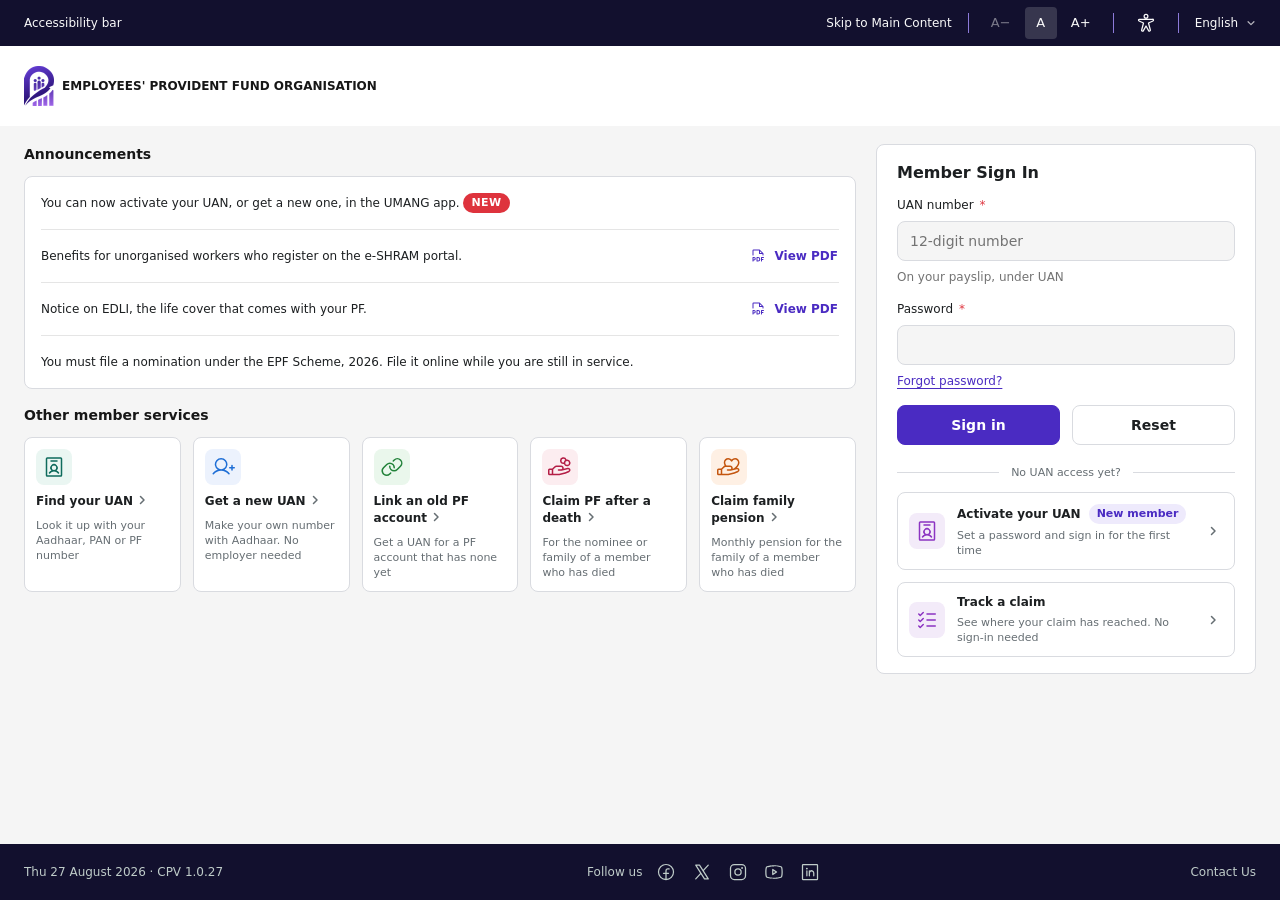
<file: archive/pilot-2026-08-29/index.html>
<!doctype html>
<html lang="en">
<head>
  <meta charset="utf-8">
  <meta name="viewport" content="width=device-width, initial-scale=1">
  <title>EPFO member portal, prototype</title>
  <link rel="stylesheet" href="pilot.css?v=57">
</head>
<body class="ep-app-body">
<!-- Phosphor Icons (regular), MIT, inlined: the one-origin rule allows no icon CDN -->
<svg class="ep-sprite" hidden aria-hidden="true">
  <symbol id="ph-address-book" viewBox="0 0 256 256"><path d="M83.19,174.4a8,8,0,0,0,11.21-1.6,52,52,0,0,1,83.2,0,8,8,0,1,0,12.8-9.6A67.88,67.88,0,0,0,163,141.51a40,40,0,1,0-53.94,0A67.88,67.88,0,0,0,81.6,163.2,8,8,0,0,0,83.19,174.4ZM112,112a24,24,0,1,1,24,24A24,24,0,0,1,112,112Zm96-88H64A16,16,0,0,0,48,40V64H32a8,8,0,0,0,0,16H48v40H32a8,8,0,0,0,0,16H48v40H32a8,8,0,0,0,0,16H48v24a16,16,0,0,0,16,16H208a16,16,0,0,0,16-16V40A16,16,0,0,0,208,24Zm0,192H64V40H208Z"/></symbol>
  <symbol id="ph-arrow-right" viewBox="0 0 256 256"><path d="M221.66,133.66l-72,72a8,8,0,0,1-11.32-11.32L196.69,136H40a8,8,0,0,1,0-16H196.69L138.34,61.66a8,8,0,0,1,11.32-11.32l72,72A8,8,0,0,1,221.66,133.66Z"/></symbol>
  <symbol id="ph-arrows-left-right" viewBox="0 0 256 256"><path d="M213.66,181.66l-32,32a8,8,0,0,1-11.32-11.32L188.69,184H48a8,8,0,0,1,0-16H188.69l-18.35-18.34a8,8,0,0,1,11.32-11.32l32,32A8,8,0,0,1,213.66,181.66Zm-139.32-64a8,8,0,0,0,11.32-11.32L67.31,88H208a8,8,0,0,0,0-16H67.31L85.66,53.66A8,8,0,0,0,74.34,42.34l-32,32a8,8,0,0,0,0,11.32Z"/></symbol>
  <symbol id="ph-arrows-merge" viewBox="0 0 256 256"><path d="M192,40v64a8,8,0,0,1-2.34,5.66L136,163.31v49.38l18.34-18.35a8,8,0,0,1,11.32,11.32l-32,32a8,8,0,0,1-11.32,0l-32-32a8,8,0,0,1,11.32-11.32L120,212.69V163.31L66.34,109.66A8,8,0,0,1,64,104V40a8,8,0,0,1,16,0v60.69l48,48,48-48V40a8,8,0,0,1,16,0Z"/></symbol>
  <symbol id="ph-bell" viewBox="0 0 256 256"><path d="M221.8,175.94C216.25,166.38,208,139.33,208,104a80,80,0,1,0-160,0c0,35.34-8.26,62.38-13.81,71.94A16,16,0,0,0,48,200H88.81a40,40,0,0,0,78.38,0H208a16,16,0,0,0,13.8-24.06ZM128,216a24,24,0,0,1-22.62-16h45.24A24,24,0,0,1,128,216ZM48,184c7.7-13.24,16-43.92,16-80a64,64,0,1,1,128,0c0,36.05,8.28,66.73,16,80Z"/></symbol>
  <symbol id="ph-book-open" viewBox="0 0 256 256"><path d="M232,48H160a40,40,0,0,0-32,16A40,40,0,0,0,96,48H24a8,8,0,0,0-8,8V200a8,8,0,0,0,8,8H96a24,24,0,0,1,24,24,8,8,0,0,0,16,0,24,24,0,0,1,24-24h72a8,8,0,0,0,8-8V56A8,8,0,0,0,232,48ZM96,192H32V64H96a24,24,0,0,1,24,24V200A39.81,39.81,0,0,0,96,192Zm128,0H160a39.81,39.81,0,0,0-24,8V88a24,24,0,0,1,24-24h64Z"/></symbol>
  <symbol id="ph-chat-circle" viewBox="0 0 256 256"><path d="M128,24A104,104,0,0,0,36.18,176.88L24.83,210.93a16,16,0,0,0,20.24,20.24l34.05-11.35A104,104,0,1,0,128,24Zm0,192a87.87,87.87,0,0,1-44.06-11.81,8,8,0,0,0-6.54-.67L40,216,52.47,178.6a8,8,0,0,0-.66-6.54A88,88,0,1,1,128,216Z"/></symbol>
  <symbol id="ph-clock-counter-clockwise" viewBox="0 0 256 256"><path d="M136,80v43.47l36.12,21.67a8,8,0,0,1-8.24,13.72l-40-24A8,8,0,0,1,120,128V80a8,8,0,0,1,16,0Zm-8-48A95.44,95.44,0,0,0,60.08,60.15C52.81,67.51,46.35,74.59,40,82V64a8,8,0,0,0-16,0v40a8,8,0,0,0,8,8H72a8,8,0,0,0,0-16H49c7.15-8.42,14.27-16.35,22.39-24.57a80,80,0,1,1,1.66,114.75,8,8,0,1,0-11,11.64A96,96,0,1,0,128,32Z"/></symbol>
  <symbol id="ph-device-mobile" viewBox="0 0 256 256"><path d="M176,16H80A24,24,0,0,0,56,40V216a24,24,0,0,0,24,24h96a24,24,0,0,0,24-24V40A24,24,0,0,0,176,16ZM72,64H184V192H72Zm8-32h96a8,8,0,0,1,8,8v8H72V40A8,8,0,0,1,80,32Zm96,192H80a8,8,0,0,1-8-8v-8H184v8A8,8,0,0,1,176,224Z"/></symbol>
  <symbol id="ph-hand-coins" viewBox="0 0 256 256"><path d="M230.33,141.06a24.43,24.43,0,0,0-21.24-4.23l-41.84,9.62A28,28,0,0,0,140,112H89.94a31.82,31.82,0,0,0-22.63,9.37L44.69,144H16A16,16,0,0,0,0,160v40a16,16,0,0,0,16,16H120a7.93,7.93,0,0,0,1.94-.24l64-16a6.94,6.94,0,0,0,1.19-.4L226,182.82l.44-.2a24.6,24.6,0,0,0,3.93-41.56ZM16,160H40v40H16Zm203.43,8.21-38,16.18L119,200H56V155.31l22.63-22.62A15.86,15.86,0,0,1,89.94,128H140a12,12,0,0,1,0,24H112a8,8,0,0,0,0,16h32a8.32,8.32,0,0,0,1.79-.2l67-15.41.31-.08a8.6,8.6,0,0,1,6.3,15.9ZM164,96a36,36,0,0,0,5.9-.48,36,36,0,1,0,28.22-47A36,36,0,1,0,164,96Zm60-12a20,20,0,1,1-20-20A20,20,0,0,1,224,84ZM164,40a20,20,0,0,1,19.25,14.61,36,36,0,0,0-15,24.93A20.42,20.42,0,0,1,164,80a20,20,0,0,1,0-40Z"/></symbol>
  <symbol id="ph-identification-card" viewBox="0 0 256 256"><path d="M200,112a8,8,0,0,1-8,8H152a8,8,0,0,1,0-16h40A8,8,0,0,1,200,112Zm-8,24H152a8,8,0,0,0,0,16h40a8,8,0,0,0,0-16Zm40-80V200a16,16,0,0,1-16,16H40a16,16,0,0,1-16-16V56A16,16,0,0,1,40,40H216A16,16,0,0,1,232,56ZM216,200V56H40V200H216Zm-80.26-34a8,8,0,1,1-15.5,4c-2.63-10.26-13.06-18-24.25-18s-21.61,7.74-24.25,18a8,8,0,1,1-15.5-4,39.84,39.84,0,0,1,17.19-23.34,32,32,0,1,1,45.12,0A39.76,39.76,0,0,1,135.75,166ZM96,136a16,16,0,1,0-16-16A16,16,0,0,0,96,136Z"/></symbol>
  <symbol id="ph-list-checks" viewBox="0 0 256 256"><path d="M224,128a8,8,0,0,1-8,8H128a8,8,0,0,1,0-16h88A8,8,0,0,1,224,128ZM128,72h88a8,8,0,0,0,0-16H128a8,8,0,0,0,0,16Zm88,112H128a8,8,0,0,0,0,16h88a8,8,0,0,0,0-16ZM82.34,42.34,56,68.69,45.66,58.34A8,8,0,0,0,34.34,69.66l16,16a8,8,0,0,0,11.32,0l32-32A8,8,0,0,0,82.34,42.34Zm0,64L56,132.69,45.66,122.34a8,8,0,0,0-11.32,11.32l16,16a8,8,0,0,0,11.32,0l32-32a8,8,0,0,0-11.32-11.32Zm0,64L56,196.69,45.66,186.34a8,8,0,0,0-11.32,11.32l16,16a8,8,0,0,0,11.32,0l32-32a8,8,0,0,0-11.32-11.32Z"/></symbol>
  <symbol id="ph-lock-key" viewBox="0 0 256 256"><path d="M128,112a28,28,0,0,0-8,54.83V184a8,8,0,0,0,16,0V166.83A28,28,0,0,0,128,112Zm0,40a12,12,0,1,1,12-12A12,12,0,0,1,128,152Zm80-72H176V56a48,48,0,0,0-96,0V80H48A16,16,0,0,0,32,96V208a16,16,0,0,0,16,16H208a16,16,0,0,0,16-16V96A16,16,0,0,0,208,80ZM96,56a32,32,0,0,1,64,0V80H96ZM208,208H48V96H208V208Z"/></symbol>
  <symbol id="ph-magnifying-glass" viewBox="0 0 256 256"><path d="M229.66,218.34l-50.07-50.06a88.11,88.11,0,1,0-11.31,11.31l50.06,50.07a8,8,0,0,0,11.32-11.32ZM40,112a72,72,0,1,1,72,72A72.08,72.08,0,0,1,40,112Z"/></symbol>
  <symbol id="ph-person-arms-spread" viewBox="0 0 256 256"><path d="M160,40a32,32,0,1,0-32,32A32,32,0,0,0,160,40ZM128,56a16,16,0,1,1,16-16A16,16,0,0,1,128,56ZM231.5,87.71A19.62,19.62,0,0,0,212,72H44a20,20,0,0,0-8.38,38.16l.13,0,50.75,22.35-21,79.72A20,20,0,0,0,102,228.8l26-44.87,26,44.87a20,20,0,0,0,36.4-16.52l-21-79.72,50.75-22.35.13,0A19.64,19.64,0,0,0,231.5,87.71Zm-17.8,7.9-56.93,25.06a8,8,0,0,0-4.51,9.36L175.13,217a7,7,0,0,0,.49,1.35,4,4,0,0,1-5,5.45,4,4,0,0,1-2.25-2.07,6.31,6.31,0,0,0-.34-.63L134.92,164a8,8,0,0,0-13.84,0L88,221.05a6.31,6.31,0,0,0-.34.63,4,4,0,0,1-2.25,2.07,4,4,0,0,1-5-5.45,7,7,0,0,0,.49-1.35L103.74,130a8,8,0,0,0-4.51-9.36L42.3,95.61A4,4,0,0,1,44,88H212a4,4,0,0,1,1.73,7.61Z"/></symbol>
  <symbol id="ph-shield-check" viewBox="0 0 256 256"><path d="M208,40H48A16,16,0,0,0,32,56v56c0,52.72,25.52,84.67,46.93,102.19,23.06,18.86,46,25.26,47,25.53a8,8,0,0,0,4.2,0c1-.27,23.91-6.67,47-25.53C198.48,196.67,224,164.72,224,112V56A16,16,0,0,0,208,40Zm0,72c0,37.07-13.66,67.16-40.6,89.42A129.3,129.3,0,0,1,128,223.62a128.25,128.25,0,0,1-38.92-21.81C61.82,179.51,48,149.3,48,112l0-56,160,0ZM82.34,141.66a8,8,0,0,1,11.32-11.32L112,148.69l50.34-50.35a8,8,0,0,1,11.32,11.32l-56,56a8,8,0,0,1-11.32,0Z"/></symbol>
  <symbol id="ph-sign-out" viewBox="0 0 256 256"><path d="M120,216a8,8,0,0,1-8,8H48a8,8,0,0,1-8-8V40a8,8,0,0,1,8-8h64a8,8,0,0,1,0,16H56V208h56A8,8,0,0,1,120,216Zm109.66-93.66-40-40a8,8,0,0,0-11.32,11.32L204.69,120H112a8,8,0,0,0,0,16h92.69l-26.35,26.34a8,8,0,0,0,11.32,11.32l40-40A8,8,0,0,0,229.66,122.34Z"/></symbol>
  <symbol id="ph-user-circle" viewBox="0 0 256 256"><path d="M128,24A104,104,0,1,0,232,128,104.11,104.11,0,0,0,128,24ZM74.08,197.5a64,64,0,0,1,107.84,0,87.83,87.83,0,0,1-107.84,0ZM96,120a32,32,0,1,1,32,32A32,32,0,0,1,96,120Zm97.76,66.41a79.66,79.66,0,0,0-36.06-28.75,48,48,0,1,0-59.4,0,79.66,79.66,0,0,0-36.06,28.75,88,88,0,1,1,131.52,0Z"/></symbol>
  <symbol id="ph-user" viewBox="0 0 256 256"><path d="M230.92,212c-15.23-26.33-38.7-45.21-66.09-54.16a72,72,0,1,0-73.66,0C63.78,166.78,40.31,185.66,25.08,212a8,8,0,1,0,13.85,8c18.84-32.56,52.14-52,89.07-52s70.23,19.44,89.07,52a8,8,0,1,0,13.85-8ZM72,96a56,56,0,1,1,56,56A56.06,56.06,0,0,1,72,96Z"/></symbol>
  <symbol id="ph-users-three" viewBox="0 0 256 256"><path d="M244.8,150.4a8,8,0,0,1-11.2-1.6A51.6,51.6,0,0,0,192,128a8,8,0,0,1-7.37-4.89,8,8,0,0,1,0-6.22A8,8,0,0,1,192,112a24,24,0,1,0-23.24-30,8,8,0,1,1-15.5-4A40,40,0,1,1,219,117.51a67.94,67.94,0,0,1,27.43,21.68A8,8,0,0,1,244.8,150.4ZM190.92,212a8,8,0,1,1-13.84,8,57,57,0,0,0-98.16,0,8,8,0,1,1-13.84-8,72.06,72.06,0,0,1,33.74-29.92,48,48,0,1,1,58.36,0A72.06,72.06,0,0,1,190.92,212ZM128,176a32,32,0,1,0-32-32A32,32,0,0,0,128,176ZM72,120a8,8,0,0,0-8-8A24,24,0,1,1,87.24,82a8,8,0,1,0,15.5-4A40,40,0,1,0,37,117.51,67.94,67.94,0,0,0,9.6,139.19a8,8,0,1,0,12.8,9.61A51.6,51.6,0,0,1,64,128,8,8,0,0,0,72,120Z"/></symbol>
  <symbol id="ph-list" viewBox="0 0 256 256"><path d="M224,128a8,8,0,0,1-8,8H40a8,8,0,0,1,0-16H216A8,8,0,0,1,224,128ZM40,72H216a8,8,0,0,0,0-16H40a8,8,0,0,0,0,16ZM216,184H40a8,8,0,0,0,0,16H216a8,8,0,0,0,0-16Z"/></symbol>
  <symbol id="ph-x" viewBox="0 0 256 256"><path d="M205.66,194.34a8,8,0,0,1-11.32,11.32L128,139.31,61.66,205.66a8,8,0,0,1-11.32-11.32L116.69,128,50.34,61.66A8,8,0,0,1,61.66,50.34L128,116.69l66.34-66.35a8,8,0,0,1,11.32,11.32L139.31,128Z"/></symbol>
  <symbol id="ph-identification-badge" viewBox="0 0 256 256"><path d="M75.19,198.4a8,8,0,0,0,11.21-1.6,52,52,0,0,1,83.2,0,8,8,0,1,0,12.8-9.6A67.88,67.88,0,0,0,155,165.51a40,40,0,1,0-53.94,0A67.88,67.88,0,0,0,73.6,187.2,8,8,0,0,0,75.19,198.4ZM128,112a24,24,0,1,1-24,24A24,24,0,0,1,128,112Zm72-88H56A16,16,0,0,0,40,40V216a16,16,0,0,0,16,16H200a16,16,0,0,0,16-16V40A16,16,0,0,0,200,24Zm0,192H56V40H200ZM88,64a8,8,0,0,1,8-8h64a8,8,0,0,1,0,16H96A8,8,0,0,1,88,64Z"/></symbol>
  <symbol id="ph-user-plus" viewBox="0 0 256 256"><path d="M256,136a8,8,0,0,1-8,8H232v16a8,8,0,0,1-16,0V144H200a8,8,0,0,1,0-16h16V112a8,8,0,0,1,16,0v16h16A8,8,0,0,1,256,136Zm-57.87,58.85a8,8,0,0,1-12.26,10.3C165.75,181.19,138.09,168,108,168s-57.75,13.19-77.87,37.15a8,8,0,0,1-12.25-10.3c14.94-17.78,33.52-30.41,54.17-37.17a68,68,0,1,1,71.9,0C164.6,164.44,183.18,177.07,198.13,194.85ZM108,152a52,52,0,1,0-52-52A52.06,52.06,0,0,0,108,152Z"/></symbol>
  <symbol id="ph-link" viewBox="0 0 256 256"><path d="M240,88.23a54.43,54.43,0,0,1-16,37L189.25,160a54.27,54.27,0,0,1-38.63,16h-.05A54.63,54.63,0,0,1,96,119.84a8,8,0,0,1,16,.45A38.62,38.62,0,0,0,150.58,160h0a38.39,38.39,0,0,0,27.31-11.31l34.75-34.75a38.63,38.63,0,0,0-54.63-54.63l-11,11A8,8,0,0,1,135.7,59l11-11A54.65,54.65,0,0,1,224,48,54.86,54.86,0,0,1,240,88.23ZM109,185.66l-11,11A38.41,38.41,0,0,1,70.6,208h0a38.63,38.63,0,0,1-27.29-65.94L78,107.31A38.63,38.63,0,0,1,144,135.71a8,8,0,0,0,16,.45A54.86,54.86,0,0,0,144,96a54.65,54.65,0,0,0-77.27,0L32,130.75A54.62,54.62,0,0,0,70.56,224h0a54.28,54.28,0,0,0,38.64-16l11-11A8,8,0,0,0,109,185.66Z"/></symbol>
  <symbol id="ph-hand-heart" viewBox="0 0 256 256"><path d="M230.33,141.06a24.34,24.34,0,0,0-18.61-4.77C230.5,117.33,240,98.48,240,80c0-26.47-21.29-48-47.46-48A47.58,47.58,0,0,0,156,48.75,47.58,47.58,0,0,0,119.46,32C93.29,32,72,53.53,72,80c0,11,3.24,21.69,10.06,33a31.87,31.87,0,0,0-14.75,8.4L44.69,144H16A16,16,0,0,0,0,160v40a16,16,0,0,0,16,16H120a7.93,7.93,0,0,0,1.94-.24l64-16a6.94,6.94,0,0,0,1.19-.4L226,182.82l.44-.2a24.6,24.6,0,0,0,3.93-41.56ZM119.46,48A31.15,31.15,0,0,1,148.6,67a8,8,0,0,0,14.8,0,31.15,31.15,0,0,1,29.14-19C209.59,48,224,62.65,224,80c0,19.51-15.79,41.58-45.66,63.9l-11.09,2.55A28,28,0,0,0,140,112H100.68C92.05,100.36,88,90.12,88,80,88,62.65,102.41,48,119.46,48ZM16,160H40v40H16Zm203.43,8.21-38,16.18L119,200H56V155.31l22.63-22.62A15.86,15.86,0,0,1,89.94,128H140a12,12,0,0,1,0,24H112a8,8,0,0,0,0,16h32a8.32,8.32,0,0,0,1.79-.2l67-15.41.31-.08a8.6,8.6,0,0,1,6.3,15.9Z"/></symbol>
  <symbol id="ph-question" viewBox="0 0 256 256"><path d="M140,180a12,12,0,1,1-12-12A12,12,0,0,1,140,180ZM128,72c-22.06,0-40,16.15-40,36v4a8,8,0,0,0,16,0v-4c0-11,10.77-20,24-20s24,9,24,20-10.77,20-24,20a8,8,0,0,0-8,8v8a8,8,0,0,0,16,0v-.72c18.24-3.35,32-17.9,32-35.28C168,88.15,150.06,72,128,72Zm104,56A104,104,0,1,1,128,24,104.11,104.11,0,0,1,232,128Zm-16,0a88,88,0,1,0-88,88A88.1,88.1,0,0,0,216,128Z"/></symbol>
  <symbol id="ph-warning-circle" viewBox="0 0 256 256"><path d="M128,24A104,104,0,1,0,232,128,104.11,104.11,0,0,0,128,24Zm0,192a88,88,0,1,1,88-88A88.1,88.1,0,0,1,128,216Zm-8-80V80a8,8,0,0,1,16,0v56a8,8,0,0,1-16,0Zm20,36a12,12,0,1,1-12-12A12,12,0,0,1,140,172Z"/></symbol>
  <symbol id="ph-check-bold" viewBox="0 0 256 256"><path d="M232.49,80.49l-128,128a12,12,0,0,1-17,0l-56-56a12,12,0,1,1,17-17L96,183,215.51,63.51a12,12,0,0,1,17,17Z"/></symbol>
  <symbol id="ph-facebook-logo" viewBox="0 0 256 256"><path d="M128,24A104,104,0,1,0,232,128,104.11,104.11,0,0,0,128,24Zm8,191.63V152h24a8,8,0,0,0,0-16H136V112a16,16,0,0,1,16-16h16a8,8,0,0,0,0-16H152a32,32,0,0,0-32,32v24H96a8,8,0,0,0,0,16h24v63.63a88,88,0,1,1,16,0Z"/></symbol>
  <symbol id="ph-x-logo" viewBox="0 0 256 256"><path d="M214.75,211.71l-62.6-98.38,61.77-67.95a8,8,0,0,0-11.84-10.76L143.24,99.34,102.75,35.71A8,8,0,0,0,96,32H48a8,8,0,0,0-6.75,12.3l62.6,98.37-61.77,68a8,8,0,1,0,11.84,10.76l58.84-64.72,40.49,63.63A8,8,0,0,0,160,224h48a8,8,0,0,0,6.75-12.29ZM164.39,208,62.57,48h29L193.43,208Z"/></symbol>
  <symbol id="ph-instagram-logo" viewBox="0 0 256 256"><path d="M128,80a48,48,0,1,0,48,48A48.05,48.05,0,0,0,128,80Zm0,80a32,32,0,1,1,32-32A32,32,0,0,1,128,160ZM176,24H80A56.06,56.06,0,0,0,24,80v96a56.06,56.06,0,0,0,56,56h96a56.06,56.06,0,0,0,56-56V80A56.06,56.06,0,0,0,176,24Zm40,152a40,40,0,0,1-40,40H80a40,40,0,0,1-40-40V80A40,40,0,0,1,80,40h96a40,40,0,0,1,40,40ZM192,76a12,12,0,1,1-12-12A12,12,0,0,1,192,76Z"/></symbol>
  <symbol id="ph-youtube-logo" viewBox="0 0 256 256"><path d="M164.44,121.34l-48-32A8,8,0,0,0,104,96v64a8,8,0,0,0,12.44,6.66l48-32a8,8,0,0,0,0-13.32ZM120,145.05V111l25.58,17ZM234.33,69.52a24,24,0,0,0-14.49-16.4C185.56,39.88,131,40,128,40s-57.56-.12-91.84,13.12a24,24,0,0,0-14.49,16.4C19.08,79.5,16,97.74,16,128s3.08,48.5,5.67,58.48a24,24,0,0,0,14.49,16.41C69,215.56,120.4,216,127.34,216h1.32c6.94,0,58.37-.44,91.18-13.11a24,24,0,0,0,14.49-16.41c2.59-10,5.67-28.22,5.67-58.48S236.92,79.5,234.33,69.52Zm-15.49,113a8,8,0,0,1-4.77,5.49c-31.65,12.22-85.48,12-86,12H128c-.54,0-54.33.2-86-12a8,8,0,0,1-4.77-5.49C34.8,173.39,32,156.57,32,128s2.8-45.39,5.16-54.47A8,8,0,0,1,41.93,68c30.52-11.79,81.66-12,85.85-12h.27c.54,0,54.38-.18,86,12a8,8,0,0,1,4.77,5.49C221.2,82.61,224,99.43,224,128S221.2,173.39,218.84,182.47Z"/></symbol>
  <symbol id="ph-linkedin-logo" viewBox="0 0 256 256"><path d="M216,24H40A16,16,0,0,0,24,40V216a16,16,0,0,0,16,16H216a16,16,0,0,0,16-16V40A16,16,0,0,0,216,24Zm0,192H40V40H216V216ZM96,112v64a8,8,0,0,1-16,0V112a8,8,0,0,1,16,0Zm88,28v36a8,8,0,0,1-16,0V140a20,20,0,0,0-40,0v36a8,8,0,0,1-16,0V112a8,8,0,0,1,15.79-1.78A36,36,0,0,1,184,140ZM100,84A12,12,0,1,1,88,72,12,12,0,0,1,100,84Z"/></symbol>
  <symbol id="ph-file-pdf" viewBox="0 0 256 256"><path d="M224,152a8,8,0,0,1-8,8H192v16h16a8,8,0,0,1,0,16H192v16a8,8,0,0,1-16,0V152a8,8,0,0,1,8-8h32A8,8,0,0,1,224,152ZM92,172a28,28,0,0,1-28,28H56v8a8,8,0,0,1-16,0V152a8,8,0,0,1,8-8H64A28,28,0,0,1,92,172Zm-16,0a12,12,0,0,0-12-12H56v24h8A12,12,0,0,0,76,172Zm88,8a36,36,0,0,1-36,36H112a8,8,0,0,1-8-8V152a8,8,0,0,1,8-8h16A36,36,0,0,1,164,180Zm-16,0a20,20,0,0,0-20-20h-8v40h8A20,20,0,0,0,148,180ZM40,112V40A16,16,0,0,1,56,24h96a8,8,0,0,1,5.66,2.34l56,56A8,8,0,0,1,216,88v24a8,8,0,0,1-16,0V96H152a8,8,0,0,1-8-8V40H56v72a8,8,0,0,1-16,0ZM160,80h28.69L160,51.31Z"/></symbol>
  <symbol id="ph-megaphone" viewBox="0 0 256 256"><path d="M248,120a48.05,48.05,0,0,0-48-48H160.2c-2.91-.17-53.62-3.74-101.91-44.24A16,16,0,0,0,32,40V200a16,16,0,0,0,26.29,12.25c37.77-31.68,77-40.76,93.71-43.3v31.72A16,16,0,0,0,159.12,214l11,7.33A16,16,0,0,0,194.5,212l11.77-44.36A48.07,48.07,0,0,0,248,120ZM48,199.93V40h0c42.81,35.91,86.63,45,104,47.24v65.48C134.65,155,90.84,164.07,48,199.93Zm131,8,0,.11-11-7.33V168h21.6ZM200,152H168V88h32a32,32,0,1,1,0,64Z"/></symbol>
  <symbol id="ph-info" viewBox="0 0 256 256"><path d="M128,24A104,104,0,1,0,232,128,104.11,104.11,0,0,0,128,24Zm0,192a88,88,0,1,1,88-88A88.1,88.1,0,0,1,128,216Zm16-40a8,8,0,0,1-8,8,16,16,0,0,1-16-16V128a8,8,0,0,1,0-16,16,16,0,0,1,16,16v40A8,8,0,0,1,144,176ZM112,84a12,12,0,1,1,12,12A12,12,0,0,1,112,84Z"/></symbol>
  <symbol id="ph-bank" viewBox="0 0 256 256"><path d="M24,104H48v64H32a8,8,0,0,0,0,16H224a8,8,0,0,0,0-16H208V104h24a8,8,0,0,0,4.19-14.81l-104-64a8,8,0,0,0-8.38,0l-104,64A8,8,0,0,0,24,104Zm40,0H96v64H64Zm80,0v64H112V104Zm48,64H160V104h32ZM128,41.39,203.74,88H52.26ZM248,208a8,8,0,0,1-8,8H16a8,8,0,0,1,0-16H240A8,8,0,0,1,248,208Z"/></symbol>
  <symbol id="ph-trend-up" viewBox="0 0 256 256"><path d="M240,56v64a8,8,0,0,1-16,0V75.31l-82.34,82.35a8,8,0,0,1-11.32,0L96,123.31,29.66,189.66a8,8,0,0,1-11.32-11.32l72-72a8,8,0,0,1,11.32,0L136,140.69,212.69,64H168a8,8,0,0,1,0-16h64A8,8,0,0,1,240,56Z"/></symbol>
  <symbol id="ph-chart-pie-slice" viewBox="0 0 256 256"><path d="M100,116.43a8,8,0,0,0,4-6.93v-72A8,8,0,0,0,93.34,30,104.06,104.06,0,0,0,25.73,147a8,8,0,0,0,4.52,5.81,7.86,7.86,0,0,0,3.35.74,8,8,0,0,0,4-1.07ZM88,49.62v55.26L40.12,132.51C40,131,40,129.48,40,128A88.12,88.12,0,0,1,88,49.62ZM128,24a8,8,0,0,0-8,8v91.82L41.19,169.73a8,8,0,0,0-2.87,11A104,104,0,1,0,128,24Zm0,192a88.47,88.47,0,0,1-71.49-36.68l75.52-44a8,8,0,0,0,4-6.92V40.36A88,88,0,0,1,128,216Z"/></symbol>
  <symbol id="ph-file-text" viewBox="0 0 256 256"><path d="M213.66,82.34l-56-56A8,8,0,0,0,152,24H56A16,16,0,0,0,40,40V216a16,16,0,0,0,16,16H200a16,16,0,0,0,16-16V88A8,8,0,0,0,213.66,82.34ZM160,51.31,188.69,80H160ZM200,216H56V40h88V88a8,8,0,0,0,8,8h48V216Zm-32-80a8,8,0,0,1-8,8H96a8,8,0,0,1,0-16h64A8,8,0,0,1,168,136Zm0,32a8,8,0,0,1-8,8H96a8,8,0,0,1,0-16h64A8,8,0,0,1,168,168Z"/></symbol>
  <symbol id="ph-download-simple" viewBox="0 0 256 256"><path d="M224,144v64a8,8,0,0,1-8,8H40a8,8,0,0,1-8-8V144a8,8,0,0,1,16,0v56H208V144a8,8,0,0,1,16,0Zm-101.66,5.66a8,8,0,0,0,11.32,0l40-40a8,8,0,0,0-11.32-11.32L136,124.69V32a8,8,0,0,0-16,0v92.69L93.66,98.34a8,8,0,0,0-11.32,11.32Z"/></symbol>
  <symbol id="ph-caret-down" viewBox="0 0 256 256"><path d="M213.66,101.66l-80,80a8,8,0,0,1-11.32,0l-80-80A8,8,0,0,1,53.66,90.34L128,164.69l74.34-74.35a8,8,0,0,1,11.32,11.32Z"/></symbol>
  <symbol id="ep-caret-right" viewBox="0 0 12 12"><path d="M4.5 2.5 8 6l-3.5 3.5" fill="none" stroke="currentColor" stroke-width="1.5" stroke-linecap="round" stroke-linejoin="round"/></symbol>
</svg>
<div class="ep-bar">
  <div class="ep-bar-inner">
    <span>Accessibility bar</span>
    <div class="ep-bar-options">
      <a href="#main">Skip to Main Content</a>
      <span class="ep-bar-divider" aria-hidden="true"></span>
      <div class="ep-bar-fontsize" role="group" aria-label="Font size">
        <button type="button" data-text="-" aria-label="Smaller text">A−</button>
        <button type="button" data-text="0" aria-label="Normal text" aria-pressed="true">A</button>
        <button type="button" data-text="+" aria-label="Bigger text">A+</button>
      </div>
      <span class="ep-bar-divider" aria-hidden="true"></span>
      <button type="button" class="ep-bar-iconbtn" aria-label="Accessibility options"><svg class="ep-icon ep-icon-20" aria-hidden="true" focusable="false"><use href="#ph-person-arms-spread"/></svg></button>
      <span class="ep-bar-divider" aria-hidden="true"></span>
      <button type="button" class="ep-bar-lang" aria-haspopup="listbox" aria-expanded="false">
        <span>English</span>
        <svg class="ep-chevron" width="12" height="12" viewBox="0 0 12 12" aria-hidden="true" focusable="false"><path d="M2.5 4.5 6 8l3.5-3.5" fill="none" stroke="currentColor" stroke-width="1.5" stroke-linecap="round" stroke-linejoin="round"/></svg>
      </button>
    </div>
  </div>
</div>

<!-- Bands 2+3 stick as one card, as on ux4g.gov.in -->
<header class="ep-header">
  <div class="ep-navcard">

  <!-- Band 2: navbar (Figma 62:25) — UX4G navbar shell -->
  <nav class="ep-navbar" aria-label="Account">
    <div class="ep-navbar-inner">
      <div class="ep-brand">
        <span class="ep-logo">
          <img src="assets/logo.png" alt="" width="34" height="40">
        </span>
        <span class="ep-brand-label"><span class="ep-brand-full">EMPLOYEES' PROVIDENT FUND ORGANISATION</span><abbr class="ep-brand-short" title="Employees' Provident Fund Organisation">EPFO</abbr></span>
      </div>
      <div class="ep-navbar-right">
        <a class="ep-notif" href="#" aria-label="3 notifications">
          <svg class="ep-icon ep-icon-24" aria-hidden="true" focusable="false"><use href="#ph-bell"/></svg>
          <span class="ep-count">3</span>
        </a>
        <a class="ep-uan" href="#">
          <svg class="ep-icon ep-icon-24" aria-hidden="true" focusable="false"><use href="#ph-user-circle"/></svg>
          <span class="ep-uan-copy">
            <span class="ep-uan-id">UAN: 1000 2233 4455</span>
            <span class="ep-uan-name">ASHA VERMA</span>
          </span>
        </a>
        <button type="button" class="ep-btn ep-btn--primary ep-logout">Logout</button>
        <button type="button" class="ep-menu-btn" aria-label="Main menu" aria-expanded="false" aria-controls="mobile-menu">
          <svg class="ep-icon ep-icon-22 ep-menu-open" aria-hidden="true" focusable="false"><use href="#ph-list"/></svg>
          <svg class="ep-icon ep-icon-22 ep-menu-close" aria-hidden="true" focusable="false"><use href="#ph-x"/></svg>
        </button>
      </div>
    </div>
  </nav>

  <!-- Band 3: nav row (Figma 62:590) -->
  <nav class="ep-navrow" aria-label="Main">
    <div class="ep-navrow-inner">
    <ul class="ep-navlist">
      <li class="ep-navitem" aria-current="page">
        <a class="ep-navlink" href="#/dashboard">Home</a>
      </li>
      <li class="ep-navitem ep-has-menu">
        <button type="button" class="ep-navlink" aria-haspopup="true" aria-expanded="false" aria-controls="menu-view">View <svg class="ep-chevron" width="12" height="12" viewBox="0 0 12 12" aria-hidden="true" focusable="false"><path d="M2.5 4.5 6 8l3.5-3.5" fill="none" stroke="currentColor" stroke-width="1.5" stroke-linecap="round" stroke-linejoin="round"/></svg></button>
        <div class="ep-mega" id="menu-view" hidden>
          <div class="ep-mega-body">
            <div class="ep-mega-col">
              <ul class="ep-mega-list">
            <li><a class="ep-mega-item" href="#"><span class="ep-mega-icon" aria-hidden="true"><svg class="ep-icon" aria-hidden="true" focusable="false"><use href="#ph-user"/></svg></span><span class="ep-mega-text"><span class="ep-mega-title">Profile</span><span class="ep-mega-desc">Your details, as EPFO holds them</span></span></a></li>
            <li><a class="ep-mega-item" href="#"><span class="ep-mega-icon" aria-hidden="true"><svg class="ep-icon" aria-hidden="true" focusable="false"><use href="#ph-clock-counter-clockwise"/></svg></span><span class="ep-mega-text"><span class="ep-mega-title">Service history</span><span class="ep-mega-desc">Every employer, with dates</span></span></a></li>
              </ul>
            </div>
            <div class="ep-mega-col">
              <ul class="ep-mega-list">
            <li><a class="ep-mega-item" href="#"><span class="ep-mega-icon" aria-hidden="true"><svg class="ep-icon" aria-hidden="true" focusable="false"><use href="#ph-identification-card"/></svg></span><span class="ep-mega-text"><span class="ep-mega-title">UAN card</span><span class="ep-mega-desc">Download or print</span></span></a></li>
            <li><a class="ep-mega-item" href="#/passbook"><span class="ep-mega-icon" aria-hidden="true"><svg class="ep-icon" aria-hidden="true" focusable="false"><use href="#ph-book-open"/></svg></span><span class="ep-mega-text"><span class="ep-mega-title">Passbook Lite</span><span class="ep-mega-desc">Quick view here. The full passbook opens on the passbook site</span></span></a></li>
              </ul>
            </div>
          </div>
          <div class="ep-mega-foot">
            <span>Everything under View, in plain English.</span>
            <a href="#">See all view options <svg class="ep-arrow" width="14" height="14" viewBox="0 0 14 14" aria-hidden="true" focusable="false"><path d="M2.5 7h9M8 3.5 11.5 7 8 10.5" fill="none" stroke="currentColor" stroke-width="1.5" stroke-linecap="round" stroke-linejoin="round"/></svg></a>
          </div>
        </div>
      </li>
      <li class="ep-navitem ep-has-menu">
        <button type="button" class="ep-navlink" aria-haspopup="true" aria-expanded="false" aria-controls="menu-manage">Manage <svg class="ep-chevron" width="12" height="12" viewBox="0 0 12 12" aria-hidden="true" focusable="false"><path d="M2.5 4.5 6 8l3.5-3.5" fill="none" stroke="currentColor" stroke-width="1.5" stroke-linecap="round" stroke-linejoin="round"/></svg></button>
        <div class="ep-mega" id="menu-manage" hidden>
          <div class="ep-mega-body">
            <div class="ep-mega-col">
              <ul class="ep-mega-list">
            <li><a class="ep-mega-item" href="#"><span class="ep-mega-icon" aria-hidden="true"><svg class="ep-icon" aria-hidden="true" focusable="false"><use href="#ph-identification-badge"/></svg></span><span class="ep-mega-text"><span class="ep-mega-title">Basic details</span><span class="ep-mega-desc">Name, date of birth, gender</span></span></a></li>
            <li><a class="ep-mega-item" href="#"><span class="ep-mega-icon" aria-hidden="true"><svg class="ep-icon" aria-hidden="true" focusable="false"><use href="#ph-address-book"/></svg></span><span class="ep-mega-text"><span class="ep-mega-title">Contact details</span><span class="ep-mega-desc">Mobile, email, address</span></span></a></li>
            <li><a class="ep-mega-item" href="#"><span class="ep-mega-icon" aria-hidden="true"><svg class="ep-icon" aria-hidden="true" focusable="false"><use href="#ph-shield-check"/></svg></span><span class="ep-mega-text"><span class="ep-mega-title">KYC</span><span class="ep-mega-desc">Aadhaar, PAN, bank account</span></span></a></li>
              </ul>
            </div>
            <div class="ep-mega-col">
              <ul class="ep-mega-list">
            <li><a class="ep-mega-item" href="#"><span class="ep-mega-icon" aria-hidden="true"><svg class="ep-icon" aria-hidden="true" focusable="false"><use href="#ph-users-three"/></svg></span><span class="ep-mega-text"><span class="ep-mega-title">e-Nomination</span><span class="ep-mega-desc">Who gets the money if you die</span></span></a></li>
            <li><a class="ep-mega-item" href="#"><span class="ep-mega-icon" aria-hidden="true"><svg class="ep-icon" aria-hidden="true" focusable="false"><use href="#ph-sign-out"/></svg></span><span class="ep-mega-text"><span class="ep-mega-title">Mark exit</span><span class="ep-mega-desc">Tell EPFO you left a job</span></span></a></li>
              </ul>
            </div>
          </div>
          <div class="ep-mega-foot">
            <span>Everything under Manage, in plain English.</span>
            <a href="#">See all manage options <svg class="ep-arrow" width="14" height="14" viewBox="0 0 14 14" aria-hidden="true" focusable="false"><path d="M2.5 7h9M8 3.5 11.5 7 8 10.5" fill="none" stroke="currentColor" stroke-width="1.5" stroke-linecap="round" stroke-linejoin="round"/></svg></a>
          </div>
        </div>
      </li>
      <li class="ep-navitem ep-has-menu">
        <button type="button" class="ep-navlink" aria-haspopup="true" aria-expanded="false" aria-controls="menu-account">Account <svg class="ep-chevron" width="12" height="12" viewBox="0 0 12 12" aria-hidden="true" focusable="false"><path d="M2.5 4.5 6 8l3.5-3.5" fill="none" stroke="currentColor" stroke-width="1.5" stroke-linecap="round" stroke-linejoin="round"/></svg></button>
        <div class="ep-mega" id="menu-account" hidden>
          <div class="ep-mega-body">
            <div class="ep-mega-col">
              <ul class="ep-mega-list">
            <li><a class="ep-mega-item" href="#"><span class="ep-mega-icon" aria-hidden="true"><svg class="ep-icon" aria-hidden="true" focusable="false"><use href="#ph-lock-key"/></svg></span><span class="ep-mega-text"><span class="ep-mega-title">Change password</span><span class="ep-mega-desc">Needs your current one</span></span></a></li>
              </ul>
            </div>
            <div class="ep-mega-col">
              <ul class="ep-mega-list">
            <li><a class="ep-mega-item" href="#"><span class="ep-mega-icon" aria-hidden="true"><svg class="ep-icon" aria-hidden="true" focusable="false"><use href="#ph-device-mobile"/></svg></span><span class="ep-mega-text"><span class="ep-mega-title">Change login details</span><span class="ep-mega-desc">Mobile number used for OTP</span></span></a></li>
              </ul>
            </div>
          </div>
          <div class="ep-mega-foot">
            <span>Everything under Account, in plain English.</span>
            <a href="#">See all account options <svg class="ep-arrow" width="14" height="14" viewBox="0 0 14 14" aria-hidden="true" focusable="false"><path d="M2.5 7h9M8 3.5 11.5 7 8 10.5" fill="none" stroke="currentColor" stroke-width="1.5" stroke-linecap="round" stroke-linejoin="round"/></svg></a>
          </div>
        </div>
      </li>
      <li class="ep-navitem ep-has-menu">
        <button type="button" class="ep-navlink" aria-haspopup="true" aria-expanded="false" aria-controls="menu-online-services">Online Services <svg class="ep-chevron" width="12" height="12" viewBox="0 0 12 12" aria-hidden="true" focusable="false"><path d="M2.5 4.5 6 8l3.5-3.5" fill="none" stroke="currentColor" stroke-width="1.5" stroke-linecap="round" stroke-linejoin="round"/></svg></button>
        <div class="ep-mega" id="menu-online-services" hidden>
          <div class="ep-mega-body">
            <div class="ep-mega-col">
              <ul class="ep-mega-list">
            <li><a class="ep-mega-item" href="#"><span class="ep-mega-icon" aria-hidden="true"><svg class="ep-icon" aria-hidden="true" focusable="false"><use href="#ph-hand-coins"/></svg></span><span class="ep-mega-text"><span class="ep-mega-title">Claim (Form 31, 19, 10C)</span><span class="ep-mega-desc">Withdraw part or all of your money</span></span></a></li>
            <li><a class="ep-mega-item" href="#"><span class="ep-mega-icon" aria-hidden="true"><svg class="ep-icon" aria-hidden="true" focusable="false"><use href="#ph-arrows-merge"/></svg></span><span class="ep-mega-text"><span class="ep-mega-title">One member, one EPF account</span><span class="ep-mega-desc">Merge old accounts into this one</span></span></a></li>
              </ul>
            </div>
            <div class="ep-mega-col">
              <ul class="ep-mega-list">
            <li><a class="ep-mega-item" href="#"><span class="ep-mega-icon" aria-hidden="true"><svg class="ep-icon" aria-hidden="true" focusable="false"><use href="#ph-list-checks"/></svg></span><span class="ep-mega-text"><span class="ep-mega-title">Track claim status</span><span class="ep-mega-desc">See where a claim has reached</span></span></a></li>
            <li><a class="ep-mega-item" href="#"><span class="ep-mega-icon" aria-hidden="true"><svg class="ep-icon" aria-hidden="true" focusable="false"><use href="#ph-arrows-left-right"/></svg></span><span class="ep-mega-text"><span class="ep-mega-title">Transfer request</span><span class="ep-mega-desc">Move money from an old employer</span></span></a></li>
              </ul>
            </div>
          </div>
          <div class="ep-mega-foot">
            <span>Everything under Online Services, in plain English.</span>
            <a href="#">See all online services options <svg class="ep-arrow" width="14" height="14" viewBox="0 0 14 14" aria-hidden="true" focusable="false"><path d="M2.5 7h9M8 3.5 11.5 7 8 10.5" fill="none" stroke="currentColor" stroke-width="1.5" stroke-linecap="round" stroke-linejoin="round"/></svg></a>
          </div>
        </div>
      </li>
      <li class="ep-navitem">
        <a class="ep-navlink" href="#">PMVBRY</a>
      </li>
    </ul>
    <form class="ep-search-form" role="search">
      <div class="ep-search">
        <svg class="ep-icon ep-search-lead" aria-hidden="true" focusable="false"><use href="#ph-magnifying-glass"/></svg>
        <label for="site-search" class="visually-hidden" hidden>Search</label>
        <input id="site-search" class="ep-search-input" type="search" placeholder="Search for...">
        <button type="submit" class="ep-search-btn" aria-label="Search">
          <svg class="ep-icon" aria-hidden="true" focusable="false"><use href="#ph-arrow-right"/></svg>
        </button>
      </div>
    </form>
    </div>
  </nav>

  <!-- Mobile menu. Built by pilot.js from the nav row + mega panels, so the
       item list lives once. Shown below 768px, in flow, as on ux4g.gov.in. -->
  <div class="ep-mobile" id="mobile-menu" hidden></div>

  </div><!-- /ep-navcard -->
</header>

<div id="app" class="ep-app" aria-live="polite"></div>
<footer class="ep-footer"><div class="ep-footer-inner">
  <span>Thu 27 August 2026 <span aria-hidden="true">·</span> CPV 1.0.27</span>
  <div class="ep-footer-social"><span>Follow us</span><ul><li><a href="#" aria-label="EPFO on Facebook"><svg class="ep-icon" aria-hidden="true" focusable="false"><use href="#ph-facebook-logo"/></svg></a></li><li><a href="#" aria-label="EPFO on X"><svg class="ep-icon" aria-hidden="true" focusable="false"><use href="#ph-x-logo"/></svg></a></li><li><a href="#" aria-label="EPFO on Instagram"><svg class="ep-icon" aria-hidden="true" focusable="false"><use href="#ph-instagram-logo"/></svg></a></li><li><a href="#" aria-label="EPFO on YouTube"><svg class="ep-icon" aria-hidden="true" focusable="false"><use href="#ph-youtube-logo"/></svg></a></li><li><a href="#" aria-label="EPFO on LinkedIn"><svg class="ep-icon" aria-hidden="true" focusable="false"><use href="#ph-linkedin-logo"/></svg></a></li></ul></div>
  <a class="ep-footer-contact" href="#">Contact Us</a>
</div></footer>


<template id="page-login">
<div class="ep-shell ep-shell--login">
  <main id="main" class="ep-main ep-main--login">
    <section aria-labelledby="ann-heading">
      <h2 class="ep-section-title" id="ann-heading">Announcements</h2>
      <ul class="ep-announce">
        <li><span class="ep-announce-text">You can now activate your UAN, or get a new one, in the UMANG app. <span class="ep-badge ep-badge--new">New</span></span></li>
        <li><span class="ep-announce-text">Benefits for unorganised workers who register on the e-SHRAM portal.</span><a class="ep-btn ep-btn--tertiary ep-btn--sm" href="#"><svg class="ep-icon" aria-hidden="true" focusable="false"><use href="#ph-file-pdf"/></svg>View PDF</a></li>
        <li><span class="ep-announce-text">Notice on EDLI, the life cover that comes with your PF.</span><a class="ep-btn ep-btn--tertiary ep-btn--sm" href="#"><svg class="ep-icon" aria-hidden="true" focusable="false"><use href="#ph-file-pdf"/></svg>View PDF</a></li>
        <li><span class="ep-announce-text">You must file a nomination under the EPF Scheme, 2026. File it online while you are still in service.</span></li>
      </ul>
    </section>
  <section class="ep-services" aria-labelledby="services-heading">
    <h2 class="ep-section-title" id="services-heading">Other member services</h2>
    <ul class="ep-card-row">
      <li><a class="ep-card ep-card--stack" href="#">
        <span class="ep-card-icon ep-card-icon--teal" aria-hidden="true"><svg class="ep-icon" aria-hidden="true" focusable="false"><use href="#ph-identification-badge"/></svg></span>
        <span class="ep-card-title">Find your <span class="ep-card-last">UAN<span class="ep-card-chevron" aria-hidden="true"><svg width="12" height="12" aria-hidden="true" focusable="false"><use href="#ep-caret-right"/></svg></span></span></span>
        <span class="ep-card-desc">Look it up with your Aadhaar, PAN or PF number</span>
      </a></li>
      <li><a class="ep-card ep-card--stack" href="#">
        <span class="ep-card-icon ep-card-icon--blue" aria-hidden="true"><svg class="ep-icon" aria-hidden="true" focusable="false"><use href="#ph-user-plus"/></svg></span>
        <span class="ep-card-title">Get a new <span class="ep-card-last">UAN<span class="ep-card-chevron" aria-hidden="true"><svg width="12" height="12" aria-hidden="true" focusable="false"><use href="#ep-caret-right"/></svg></span></span></span>
        <span class="ep-card-desc">Make your own number with Aadhaar. No employer needed</span>
      </a></li>
      <li><a class="ep-card ep-card--stack" href="#">
        <span class="ep-card-icon ep-card-icon--green" aria-hidden="true"><svg class="ep-icon" aria-hidden="true" focusable="false"><use href="#ph-link"/></svg></span>
        <span class="ep-card-title">Link an old PF <span class="ep-card-last">account<span class="ep-card-chevron" aria-hidden="true"><svg width="12" height="12" aria-hidden="true" focusable="false"><use href="#ep-caret-right"/></svg></span></span></span>
        <span class="ep-card-desc">Get a UAN for a PF account that has none yet</span>
      </a></li>
      <li><a class="ep-card ep-card--stack" href="#">
        <span class="ep-card-icon ep-card-icon--rose" aria-hidden="true"><svg class="ep-icon" aria-hidden="true" focusable="false"><use href="#ph-hand-coins"/></svg></span>
        <span class="ep-card-title">Claim PF after a <span class="ep-card-last">death<span class="ep-card-chevron" aria-hidden="true"><svg width="12" height="12" aria-hidden="true" focusable="false"><use href="#ep-caret-right"/></svg></span></span></span>
        <span class="ep-card-desc">For the nominee or family of a member who has died</span>
      </a></li>
      <li><a class="ep-card ep-card--stack" href="#">
        <span class="ep-card-icon ep-card-icon--orange" aria-hidden="true"><svg class="ep-icon" aria-hidden="true" focusable="false"><use href="#ph-hand-heart"/></svg></span>
        <span class="ep-card-title">Claim family <span class="ep-card-last">pension<span class="ep-card-chevron" aria-hidden="true"><svg width="12" height="12" aria-hidden="true" focusable="false"><use href="#ep-caret-right"/></svg></span></span></span>
        <span class="ep-card-desc">Monthly pension for the family of a member who has died</span>
      </a></li>
    </ul>
  </section>
  </main>
  <aside class="ep-login-rail" aria-labelledby="signin-heading">
    <h1 class="ep-login-title" id="signin-heading">Member Sign In</h1>
    <form class="ep-login-form" action="#/dashboard" novalidate>
      <div class="ep-field">
        <label class="ep-field-label" for="login-uan">UAN number <span class="ep-field-req" aria-hidden="true">*</span></label>
        <input class="ep-field-input" id="login-uan" name="uan" type="text" inputmode="numeric" autocomplete="username" placeholder="12-digit number" required>
        <span class="ep-field-help">On your payslip, under UAN</span>
      </div>
      <div class="ep-field">
        <label class="ep-field-label" for="login-password">Password <span class="ep-field-req" aria-hidden="true">*</span></label>
        <input class="ep-field-input" id="login-password" name="password" type="password" autocomplete="current-password" required aria-describedby="login-err">
        <span class="ep-field-error" id="login-err" role="alert" hidden><svg class="ep-icon" aria-hidden="true" focusable="false"><use href="#ph-warning-circle"/></svg><span></span></span>
        <a class="ep-link ep-link--body ep-field-link" href="#">Forgot password?</a>
      </div>
      <div class="ep-login-actions">
        <button type="submit" class="ep-btn ep-btn--primary">Sign in</button>
        <button type="reset" class="ep-btn ep-btn--secondary">Reset</button>
      </div>
    </form>
    <div class="ep-divider" role="separator"><span>No UAN access yet?</span></div>
    <ul class="ep-card-row ep-card-row--cta">
  <li><a class="ep-card ep-card--cta" href="#">
    <span class="ep-card-icon ep-card-icon--purple" aria-hidden="true"><svg class="ep-icon" aria-hidden="true" focusable="false"><use href="#ph-identification-badge"/></svg></span>
    <span class="ep-card-title">Activate your <span class="ep-card-last">UAN<span class="ep-card-chevron" aria-hidden="true"><svg width="12" height="12" aria-hidden="true" focusable="false"><use href="#ep-caret-right"/></svg></span></span></span> <span class="ep-card-badge">New member</span>
    <span class="ep-card-desc">Set a password and sign in for the first time</span>
  </a></li>
  <li><a class="ep-card ep-card--cta" href="#">
    <span class="ep-card-icon ep-card-icon--purple" aria-hidden="true"><svg class="ep-icon" aria-hidden="true" focusable="false"><use href="#ph-list-checks"/></svg></span>
    <span class="ep-card-title">Track a <span class="ep-card-last">claim<span class="ep-card-chevron" aria-hidden="true"><svg width="12" height="12" aria-hidden="true" focusable="false"><use href="#ep-caret-right"/></svg></span></span></span>
    <span class="ep-card-desc">See where your claim has reached. No sign-in needed</span>
  </a></li>
</ul>
  </aside>
</div>
</template>


<template id="page-dashboard">
<div class="ep-shell">
  <main id="main" class="ep-main ep-main--dash">
    <section class="ep-profile" aria-labelledby="profile-name">
      <div class="ep-profile-identity">
        <span class="ep-avatar" aria-hidden="true">AV</span>
        <h2 class="ep-profile-name" id="profile-name">Asha Verma</h2>
        <p class="ep-profile-meta">29 <span aria-hidden="true">·</span> Female</p>
        <span class="ep-badge ep-badge--success"><svg class="ep-icon" aria-hidden="true" focusable="false"><use href="#ph-check-bold"/></svg>Active member</span>
      </div>
      <ul class="ep-kyc">
        <li class="ep-kyc-row"><span class="ep-kyc-label">Aadhaar number</span><span class="ep-kyc-value"><span class="ep-kyc-data">XXXX XXXX 1234</span><span class="ep-verified" title="Verified"><svg class="ep-icon" aria-hidden="true" focusable="false"><use href="#ph-check-bold"/></svg><span class="ep-sr">Verified</span></span></span></li>
        <li class="ep-kyc-row"><span class="ep-kyc-label">PAN</span><span class="ep-kyc-value"><span class="ep-kyc-data">XXABC1234X</span><span class="ep-verified" title="Verified"><svg class="ep-icon" aria-hidden="true" focusable="false"><use href="#ph-check-bold"/></svg><span class="ep-sr">Verified</span></span></span></li>
        <li class="ep-kyc-row"><span class="ep-kyc-label">Bank account</span><span class="ep-kyc-value"><span class="ep-kyc-data">12345678XXXX</span><a class="ep-link ep-link--body" href="#">Verify now</a></span></li>
        <li class="ep-kyc-row"><span class="ep-kyc-label">Mobile</span><span class="ep-kyc-value"><span class="ep-kyc-data">98XXXX4321</span><span class="ep-verified" title="Verified"><svg class="ep-icon" aria-hidden="true" focusable="false"><use href="#ph-check-bold"/></svg><span class="ep-sr">Verified</span></span></span></li>
        <li class="ep-kyc-row"><span class="ep-kyc-label">Email</span><span class="ep-kyc-value"><span class="ep-kyc-data ep-kyc-data--muted">Not added</span><a class="ep-link ep-link--body" href="#">Add now</a></span></li>
      </ul>
      <a class="ep-link ep-profile-more" href="#">View full profile<svg class="ep-caret" aria-hidden="true" focusable="false"><use href="#ep-caret-right"/></svg></a>
    </section>
    <div class="ep-dash-right">
      <section aria-labelledby="glance-heading">
        <h2 class="ep-section-title" id="glance-heading">Your EPF at a glance</h2>
        <ul class="ep-stat-grid">
        <li class="ep-stat"><div class="ep-stat-head"><span class="ep-card-icon ep-card-icon--teal ep-card-icon--32" aria-hidden="true"><svg class="ep-icon" aria-hidden="true" focusable="false"><use href="#ph-bank"/></svg></span><h3 class="ep-stat-title">Total balance</h3></div><p class="ep-stat-value">₹3,45,678.00</p><p class="ep-stat-sub">As on 23 May 2026</p></li>
        <li class="ep-stat"><div class="ep-stat-head"><span class="ep-card-icon ep-card-icon--green ep-card-icon--32" aria-hidden="true"><svg class="ep-icon" aria-hidden="true" focusable="false"><use href="#ph-trend-up"/></svg></span><h3 class="ep-stat-title">Interest earned</h3></div><p class="ep-stat-value">₹45,268.00</p><p class="ep-stat-sub">Total interest so far</p></li>
        <li class="ep-stat"><div class="ep-stat-head"><span class="ep-card-icon ep-card-icon--blue ep-card-icon--32" aria-hidden="true"><svg class="ep-icon" aria-hidden="true" focusable="false"><use href="#ph-chart-pie-slice"/></svg></span><h3 class="ep-stat-title">Employer and employee share</h3></div><div class="ep-share-bar" role="img" aria-label="Employer 61 percent, employee 39 percent"><span class="ep-share-bar-a"></span></div><div class="ep-share-split"><div><p class="ep-share-value">₹2,10,345.00</p><p class="ep-stat-sub">Employer share</p></div><div><p class="ep-share-value">₹1,35,333.00</p><p class="ep-stat-sub">Your share</p></div></div></li>
        <li class="ep-stat"><div class="ep-stat-head"><span class="ep-card-icon ep-card-icon--orange ep-card-icon--32" aria-hidden="true"><svg class="ep-icon" aria-hidden="true" focusable="false"><use href="#ph-file-text"/></svg></span><h3 class="ep-stat-title">Latest claim</h3></div><p class="ep-stat-claim">Form 31, part withdrawal</p><span class="ep-badge ep-badge--neutral">Under process · filed 12 Aug 2026</span></li>
        </ul>
      </section>
      <section aria-labelledby="actions-heading">
        <h2 class="ep-section-title" id="actions-heading">What you can do</h2>
    <ul class="ep-card-row ep-card-row--wide">
      <li><a class="ep-card ep-card--row" href="#">
        <span class="ep-card-icon ep-card-icon--teal" aria-hidden="true"><svg class="ep-icon" aria-hidden="true" focusable="false"><use href="#ph-hand-coins"/></svg></span>
        <span class="ep-card-title">File a <span class="ep-card-last">claim<span class="ep-card-chevron" aria-hidden="true"><svg width="12" height="12" aria-hidden="true" focusable="false"><use href="#ep-caret-right"/></svg></span></span></span>
        <span class="ep-card-desc">Withdraw, take an advance or transfer your PF</span>
      </a></li>
      <li><a class="ep-card ep-card--row" href="#">
        <span class="ep-card-icon ep-card-icon--blue" aria-hidden="true"><svg class="ep-icon" aria-hidden="true" focusable="false"><use href="#ph-list-checks"/></svg></span>
        <span class="ep-card-title">Track a <span class="ep-card-last">claim<span class="ep-card-chevron" aria-hidden="true"><svg width="12" height="12" aria-hidden="true" focusable="false"><use href="#ep-caret-right"/></svg></span></span></span>
        <span class="ep-card-desc">Check where your claim has reached</span>
      </a></li>
    </ul>
      </section>
      <div class="ep-notice" role="status"><span class="ep-notice-icon"><svg class="ep-icon" aria-hidden="true" focusable="false"><use href="#ph-megaphone"/></svg></span><p class="ep-notice-text"><span>Update the mobile number linked to your UAN.</span> <a href="#">Read the notice</a> <a class="ep-btn ep-btn--tertiary ep-btn--sm" href="#"><svg class="ep-icon" aria-hidden="true" focusable="false"><use href="#ph-file-pdf"/></svg>View PDF</a></p><button type="button" class="ep-notice-close" aria-label="Dismiss"><svg class="ep-icon" aria-hidden="true" focusable="false"><use href="#ph-x"/></svg></button></div>
    </div>
  </main>
<aside class="ep-rail-col" aria-labelledby="rail-title">
  <div class="ep-rail">
    <h2 class="ep-rail-title" id="rail-title">Quick Links</h2>
    <ul class="ep-card-row ep-card-row--rail">
      <li><a class="ep-card ep-card--rail" href="#/passbook">
        <span class="ep-card-icon ep-card-icon--teal" aria-hidden="true"><svg class="ep-icon" aria-hidden="true" focusable="false"><use href="#ph-book-open"/></svg></span>
        <span class="ep-card-title">Passbook <span class="ep-card-last">Lite<span class="ep-card-chevron" aria-hidden="true"><svg width="12" height="12" aria-hidden="true" focusable="false"><use href="#ep-caret-right"/></svg></span></span></span>
      </a></li>
      <li><a class="ep-card ep-card--rail" href="#">
        <span class="ep-card-icon ep-card-icon--blue" aria-hidden="true"><svg class="ep-icon" aria-hidden="true" focusable="false"><use href="#ph-hand-coins"/></svg></span>
        <span class="ep-card-title">File <span class="ep-card-last">Claim<span class="ep-card-chevron" aria-hidden="true"><svg width="12" height="12" aria-hidden="true" focusable="false"><use href="#ep-caret-right"/></svg></span></span></span>
      </a></li>
      <li><a class="ep-card ep-card--rail" href="#">
        <span class="ep-card-icon ep-card-icon--green" aria-hidden="true"><svg class="ep-icon" aria-hidden="true" focusable="false"><use href="#ph-list-checks"/></svg></span>
        <span class="ep-card-title">Track <span class="ep-card-last">Claim<span class="ep-card-chevron" aria-hidden="true"><svg width="12" height="12" aria-hidden="true" focusable="false"><use href="#ep-caret-right"/></svg></span></span></span>
      </a></li>
      <li><a class="ep-card ep-card--rail" href="#">
        <span class="ep-card-icon ep-card-icon--rose" aria-hidden="true"><svg class="ep-icon" aria-hidden="true" focusable="false"><use href="#ph-users-three"/></svg></span>
        <span class="ep-card-title"><span class="ep-card-last">e-Nomination<span class="ep-card-chevron" aria-hidden="true"><svg width="12" height="12" aria-hidden="true" focusable="false"><use href="#ep-caret-right"/></svg></span></span></span>
      </a></li>
      <li><a class="ep-card ep-card--rail" href="#">
        <span class="ep-card-icon ep-card-icon--orange" aria-hidden="true"><svg class="ep-icon" aria-hidden="true" focusable="false"><use href="#ph-clock-counter-clockwise"/></svg></span>
        <span class="ep-card-title">Service <span class="ep-card-last">History<span class="ep-card-chevron" aria-hidden="true"><svg width="12" height="12" aria-hidden="true" focusable="false"><use href="#ep-caret-right"/></svg></span></span></span>
      </a></li>
      <li><a class="ep-card ep-card--rail" href="#">
        <span class="ep-card-icon ep-card-icon--teal" aria-hidden="true"><svg class="ep-icon" aria-hidden="true" focusable="false"><use href="#ph-question"/></svg></span>
        <span class="ep-card-title"><span class="ep-card-last">Help<span class="ep-card-chevron" aria-hidden="true"><svg width="12" height="12" aria-hidden="true" focusable="false"><use href="#ep-caret-right"/></svg></span></span></span>
      </a></li>
    </ul>
  </div>
</aside>
</div>
</template>

<template id="page-passbook">
<div class="ep-shell">
  <main id="main" class="ep-main ep-main--pb">
    <div class="ep-page-head">
      <div><h1 class="ep-page-title">Passbook Lite</h1><p class="ep-page-sub">A quick look at your recent contributions</p></div>
      <a class="ep-link" href="#/consent">View the full passbook<svg class="ep-caret" aria-hidden="true" focusable="false"><use href="#ep-caret-right"/></svg></a>
    </div>
    <section aria-labelledby="pb-glance">
      <h2 class="ep-section-title" id="pb-glance">Your EPF at a glance</h2>
      <ul class="ep-stat-grid ep-stat-grid--3">
        <li class="ep-stat"><div class="ep-stat-head"><span class="ep-card-icon ep-card-icon--teal ep-card-icon--32" aria-hidden="true"><svg class="ep-icon" aria-hidden="true" focusable="false"><use href="#ph-bank"/></svg></span><h3 class="ep-stat-title">Total balance</h3></div><p class="ep-stat-value">₹3,45,678.00</p><p class="ep-stat-sub">As on 23 May 2026</p></li>
        <li class="ep-stat"><div class="ep-stat-head"><span class="ep-card-icon ep-card-icon--green ep-card-icon--32" aria-hidden="true"><svg class="ep-icon" aria-hidden="true" focusable="false"><use href="#ph-trend-up"/></svg></span><h3 class="ep-stat-title">Interest earned</h3></div><p class="ep-stat-value">₹45,268.00</p><p class="ep-stat-sub">Total interest so far</p></li>
        <li class="ep-stat"><div class="ep-stat-head"><span class="ep-card-icon ep-card-icon--blue ep-card-icon--32" aria-hidden="true"><svg class="ep-icon" aria-hidden="true" focusable="false"><use href="#ph-chart-pie-slice"/></svg></span><h3 class="ep-stat-title">Employer and employee share</h3></div><div class="ep-share-bar" role="img" aria-label="Employer 61 percent, employee 39 percent"><span class="ep-share-bar-a"></span></div><div class="ep-share-split"><div><p class="ep-share-value">₹2,10,345.00</p><p class="ep-stat-sub">Employer share</p></div><div><p class="ep-share-value">₹1,35,333.00</p><p class="ep-stat-sub">Your share</p></div></div></li>
        </ul>
    </section>
    <section class="ep-entries" aria-labelledby="pb-entries">
      <div class="ep-entries-head">
        <h2 class="ep-entries-title" id="pb-entries">Last 6 months</h2>
        <div class="ep-entries-controls">
          <label class="ep-sr" for="pb-year">Financial year</label>
          <span class="ep-select-wrap"><select class="ep-select" id="pb-year"><option>2026–27</option><option>2025–26</option><option>2024–25</option></select><svg class="ep-icon ep-select-caret" aria-hidden="true" focusable="false"><use href="#ph-caret-down"/></svg></span>
          <button type="button" class="ep-icon-btn" aria-label="Download as PDF"><svg class="ep-icon" aria-hidden="true" focusable="false"><use href="#ph-download-simple"/></svg></button>
        </div>
      </div>
      <div class="ep-table-wrap">
        <table class="ep-table">
          <caption class="ep-sr">Contributions for the last six months</caption>
          <thead><tr><th scope="col">#</th><th scope="col">Month</th><th scope="col" class="ep-num">You paid</th><th scope="col" class="ep-num">Employer paid</th><th scope="col" class="ep-num">Pension (EPS)</th><th scope="col">Member ID</th></tr></thead>
          <tbody>
          <tr><td>1</td><th scope="row">Jul 2026</th><td class="ep-num">₹3,745</td><td class="ep-num">₹2,495</td><td class="ep-num">₹1,250</td><td class="ep-mono">DLNHP00123450000012345</td></tr>
          <tr><td>2</td><th scope="row">Jun 2026</th><td class="ep-num">₹3,806</td><td class="ep-num">₹2,556</td><td class="ep-num">₹1,250</td><td class="ep-mono">DLNHP00123450000012345</td></tr>
          <tr><td>3</td><th scope="row">May 2026</th><td class="ep-num">₹3,806</td><td class="ep-num">₹2,556</td><td class="ep-num">₹1,250</td><td class="ep-mono">DLNHP00123450000012345</td></tr>
          <tr><td>4</td><th scope="row">Apr 2026</th><td class="ep-num">₹3,806</td><td class="ep-num">₹2,556</td><td class="ep-num">₹1,250</td><td class="ep-mono">DLNHP00123450000012345</td></tr>
          <tr><td>5</td><th scope="row">Mar 2026</th><td class="ep-num">₹3,368</td><td class="ep-num">₹2,118</td><td class="ep-num">₹1,250</td><td class="ep-mono">DLNHP00123450000012345</td></tr>
          <tr><td>6</td><th scope="row">Feb 2026</th><td class="ep-num">₹3,368</td><td class="ep-num">₹2,118</td><td class="ep-num">₹1,250</td><td class="ep-mono">DLNHP00123450000012345</td></tr>
          </tbody>
        </table>
      </div>
    </section>
  </main>
<aside class="ep-rail-col" aria-labelledby="rail-title">
  <div class="ep-rail">
    <h2 class="ep-rail-title" id="rail-title">Quick Links</h2>
    <ul class="ep-card-row ep-card-row--rail">
      <li><a class="ep-card ep-card--rail" href="#/passbook">
        <span class="ep-card-icon ep-card-icon--teal" aria-hidden="true"><svg class="ep-icon" aria-hidden="true" focusable="false"><use href="#ph-book-open"/></svg></span>
        <span class="ep-card-title">Passbook <span class="ep-card-last">Lite<span class="ep-card-chevron" aria-hidden="true"><svg width="12" height="12" aria-hidden="true" focusable="false"><use href="#ep-caret-right"/></svg></span></span></span>
      </a></li>
      <li><a class="ep-card ep-card--rail" href="#">
        <span class="ep-card-icon ep-card-icon--blue" aria-hidden="true"><svg class="ep-icon" aria-hidden="true" focusable="false"><use href="#ph-hand-coins"/></svg></span>
        <span class="ep-card-title">File <span class="ep-card-last">Claim<span class="ep-card-chevron" aria-hidden="true"><svg width="12" height="12" aria-hidden="true" focusable="false"><use href="#ep-caret-right"/></svg></span></span></span>
      </a></li>
      <li><a class="ep-card ep-card--rail" href="#">
        <span class="ep-card-icon ep-card-icon--green" aria-hidden="true"><svg class="ep-icon" aria-hidden="true" focusable="false"><use href="#ph-list-checks"/></svg></span>
        <span class="ep-card-title">Track <span class="ep-card-last">Claim<span class="ep-card-chevron" aria-hidden="true"><svg width="12" height="12" aria-hidden="true" focusable="false"><use href="#ep-caret-right"/></svg></span></span></span>
      </a></li>
      <li><a class="ep-card ep-card--rail" href="#">
        <span class="ep-card-icon ep-card-icon--rose" aria-hidden="true"><svg class="ep-icon" aria-hidden="true" focusable="false"><use href="#ph-users-three"/></svg></span>
        <span class="ep-card-title"><span class="ep-card-last">e-Nomination<span class="ep-card-chevron" aria-hidden="true"><svg width="12" height="12" aria-hidden="true" focusable="false"><use href="#ep-caret-right"/></svg></span></span></span>
      </a></li>
      <li><a class="ep-card ep-card--rail" href="#">
        <span class="ep-card-icon ep-card-icon--orange" aria-hidden="true"><svg class="ep-icon" aria-hidden="true" focusable="false"><use href="#ph-clock-counter-clockwise"/></svg></span>
        <span class="ep-card-title">Service <span class="ep-card-last">History<span class="ep-card-chevron" aria-hidden="true"><svg width="12" height="12" aria-hidden="true" focusable="false"><use href="#ep-caret-right"/></svg></span></span></span>
      </a></li>
      <li><a class="ep-card ep-card--rail" href="#">
        <span class="ep-card-icon ep-card-icon--teal" aria-hidden="true"><svg class="ep-icon" aria-hidden="true" focusable="false"><use href="#ph-question"/></svg></span>
        <span class="ep-card-title"><span class="ep-card-last">Help<span class="ep-card-chevron" aria-hidden="true"><svg width="12" height="12" aria-hidden="true" focusable="false"><use href="#ep-caret-right"/></svg></span></span></span>
      </a></li>
    </ul>
  </div>
</aside>
</div>
<div class="ep-toast ep-toast--error" role="alert"><span class="ep-toast-icon"><svg class="ep-icon" aria-hidden="true" focusable="false"><use href="#ph-warning-circle"/></svg></span><p class="ep-toast-text"><strong>Passbook service is down right now.</strong> EPFO is fixing it. Your money is safe. Try again in a few minutes.</p><button type="button" class="ep-toast-close" aria-label="Dismiss"><svg class="ep-icon" aria-hidden="true" focusable="false"><use href="#ph-x"/></svg></button></div>
</template>

<template id="page-consent" data-base="passbook">
<div class="ep-scrim"></div>
<div class="ep-dialog" role="dialog" aria-modal="true" aria-labelledby="consent-title" aria-describedby="consent-body" tabindex="-1">
  <span class="ep-dialog-icon" aria-hidden="true"><svg class="ep-icon" aria-hidden="true" focusable="false"><use href="#ph-link"/></svg></span>
  <h2 class="ep-dialog-title" id="consent-title">Connect your passbook</h2>
  <p class="ep-dialog-body" id="consent-body">EPFO Passbook is a separate site. It wants to check who you are, using the login you just used here. Then you will not need to sign in again.</p>
  <label class="ep-check"><input type="checkbox" class="ep-check-input" checked><span>Stay signed in on this device for 30 days</span></label>
  <div class="ep-dialog-actions">
    <a class="ep-btn ep-btn--primary" href="#/redirect">Allow</a>
    <a class="ep-btn ep-btn--outline" href="#/passbook">Not now</a>
  </div>
</div>
</template>

<template id="page-redirect" data-base="passbook">
<div class="ep-scrim"></div>
<div class="ep-dialog ep-dialog--redirect" role="dialog" aria-modal="true" aria-labelledby="redirect-title" aria-describedby="redirect-body" aria-live="polite" tabindex="-1">
  <h2 class="ep-dialog-title" id="redirect-title">Taking you to EPFO Passbook</h2>
  <div class="ep-hop" aria-hidden="true">
    <div class="ep-hop-end"><span class="ep-hop-circle ep-hop-circle--from"><svg class="ep-icon" aria-hidden="true" focusable="false"><use href="#ph-identification-card"/></svg></span><span class="ep-hop-label">Member portal</span></div>
    <span class="ep-hop-dots"><i></i><i></i><i></i><svg class="ep-icon ep-hop-caret" aria-hidden="true" focusable="false"><use href="#ph-caret-right"/></svg></span>
    <div class="ep-hop-end"><span class="ep-hop-circle ep-hop-circle--to"><svg class="ep-icon" aria-hidden="true" focusable="false"><use href="#ph-book-open"/></svg></span><span class="ep-hop-label">EPFO Passbook</span></div>
  </div>
  <p class="ep-dialog-lead" id="redirect-body">You are leaving the member portal. passbook.epfindia.gov.in opens next.</p>
  <p class="ep-dialog-body">Using your EPFO login. No need to sign in again.</p>
  <div class="ep-progress" role="progressbar" aria-label="Redirecting" aria-valuemin="0" aria-valuemax="100" aria-valuenow="0"><span class="ep-progress-bar"></span></div>
</div>
</template>

<template id="page-portal">
<nav class="ep-subnav" aria-label="Passbook portal"><ul class="ep-subnav-list"><li><a class="ep-tab is-active" href="#/portal" aria-current="page">Overview</a></li><li><a class="ep-tab" href="#/portal">Profile</a></li><li><a class="ep-tab" href="#/portal">Passbook</a></li><li><a class="ep-tab" href="#/portal">Claims</a></li><li><a class="ep-tab" href="#/portal">Service History</a></li><li><a class="ep-tab" href="#/portal">Calculators</a></li></ul></nav>
<div class="ep-shell ep-shell--wide">
  <main id="main" class="ep-main ep-main--portal">
    <div class="ep-page-head">
      <div><h1 class="ep-page-title">Passbook</h1><p class="ep-page-sub">Every contribution, across all your employers</p></div>
      <a class="ep-btn ep-btn--secondary" href="#"><svg class="ep-icon" aria-hidden="true" focusable="false"><use href="#ph-download-simple"/></svg>Download passbook</a>
    </div>
    <section class="ep-hero" aria-label="Balance">
      <div class="ep-hero-total"><span class="ep-hero-label">Total balance you can claim</span><span class="ep-hero-value">₹2,43,428</span></div>
      <dl class="ep-hero-facts">
        <div><dt>PF accounts</dt><dd>2</dd></div>
        <div><dt>Current employer</dt><dd>Sunrise Textiles Private Limited</dd></div>
        <div><dt>Date of joining</dt><dd>1 Apr 2022</dd></div>
      </dl>
    </section>
    <div class="ep-portal-grid">
      <section class="ep-pblock" aria-labelledby="pc1"><h2 class="ep-section-title" id="pc1">Who paid what</h2><div class="ep-pcard">
        <div class="ep-chart"><svg class="ep-donut" viewBox="0 0 150 150" role="img" aria-label="Your share 64 percent, employer share 36 percent"><circle cx="75" cy="75" r="60" fill="none" stroke="#8c9499" stroke-width="18"/><circle cx="75" cy="75" r="60" fill="none" stroke="#0e7a4d" stroke-width="18" stroke-dasharray="241.2 135.8" transform="rotate(-90 75 75)"/><text x="75" y="71" text-anchor="middle" class="ep-donut-big">64%</text><text x="75" y="90" text-anchor="middle" class="ep-donut-small">your share</text></svg>
          <ul class="ep-legend">
            <li><span class="ep-legend-swatch ep-legend-swatch--you"></span><span class="ep-legend-label">Your share</span><span class="ep-legend-value">₹1,55,725</span></li>
            <li><span class="ep-legend-swatch ep-legend-swatch--employer"></span><span class="ep-legend-label">Employer share</span><span class="ep-legend-value">₹87,703</span></li>
          </ul>
        </div></div></section>

      <section class="ep-pblock" aria-labelledby="pc2"><h2 class="ep-section-title" id="pc2">Balance by PF account</h2><div class="ep-pcard">
        <ul class="ep-members">
          <li class="ep-member"><div class="ep-member-top"><span class="ep-member-n">1</span><span class="ep-member-id ep-member-id--current">DLNHP00123450000012345</span></div><div class="ep-member-bottom"><span>Current employer</span><span class="ep-member-amt">₹2,43,428</span></div></li>
          <li class="ep-member"><div class="ep-member-top"><span class="ep-member-n">2</span><span class="ep-member-id">MHBAN00987650000067890</span></div><div class="ep-member-bottom"><span>Old employer, exempted trust</span><span class="ep-member-amt">₹0</span></div></li>
        </ul>
        <div class="ep-members-total"><span>Total balance</span><span class="ep-members-total-amt">₹2,43,428</span></div></div></section>

      <section class="ep-pblock" aria-labelledby="pc3"><h2 class="ep-section-title" id="pc3">Current employer</h2><div class="ep-pcard">
        <div class="ep-details"><div class="ep-detail"><span class="ep-detail-label">Employer</span><span class="ep-detail-value">Sunrise Textiles Private Limited</span></div><div class="ep-detail"><span class="ep-detail-label">Employer ID</span><span class="ep-detail-value">DLNHP0012345</span></div><div class="ep-detail"><span class="ep-detail-label">PF account (Member ID)</span><span class="ep-detail-value">DLNHP00123450000012345</span></div><div class="ep-detail"><span class="ep-detail-label">Date of joining</span><span class="ep-detail-value">1 Apr 2022</span></div><div class="ep-detail"><span class="ep-detail-label">Time in service</span><span class="ep-detail-value">4 years, 4 months, 28 days</span></div></div></div></section>

    </div>
  </main>
</div>
</template>
<script src="pilot.js?v=4"></script>
<script src="app.js?v=12"></script>
</body>
</html>
</file>
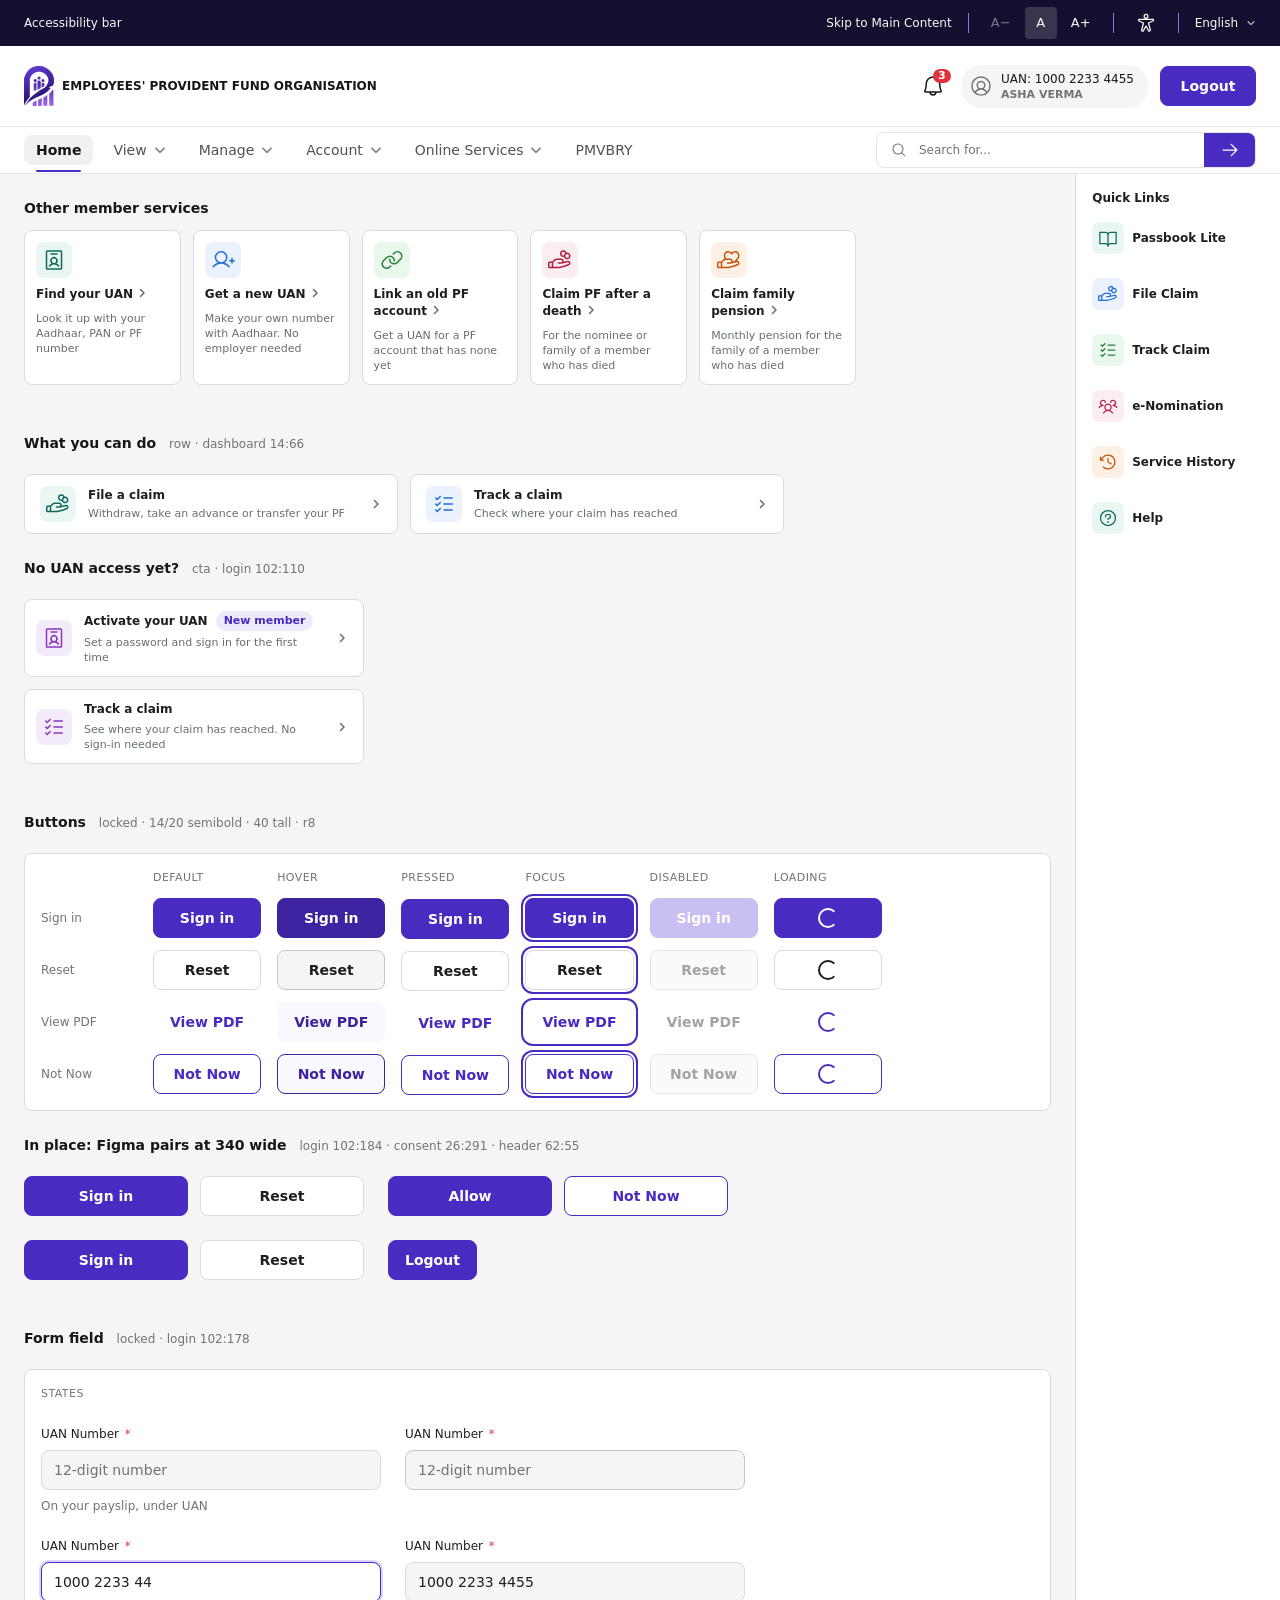
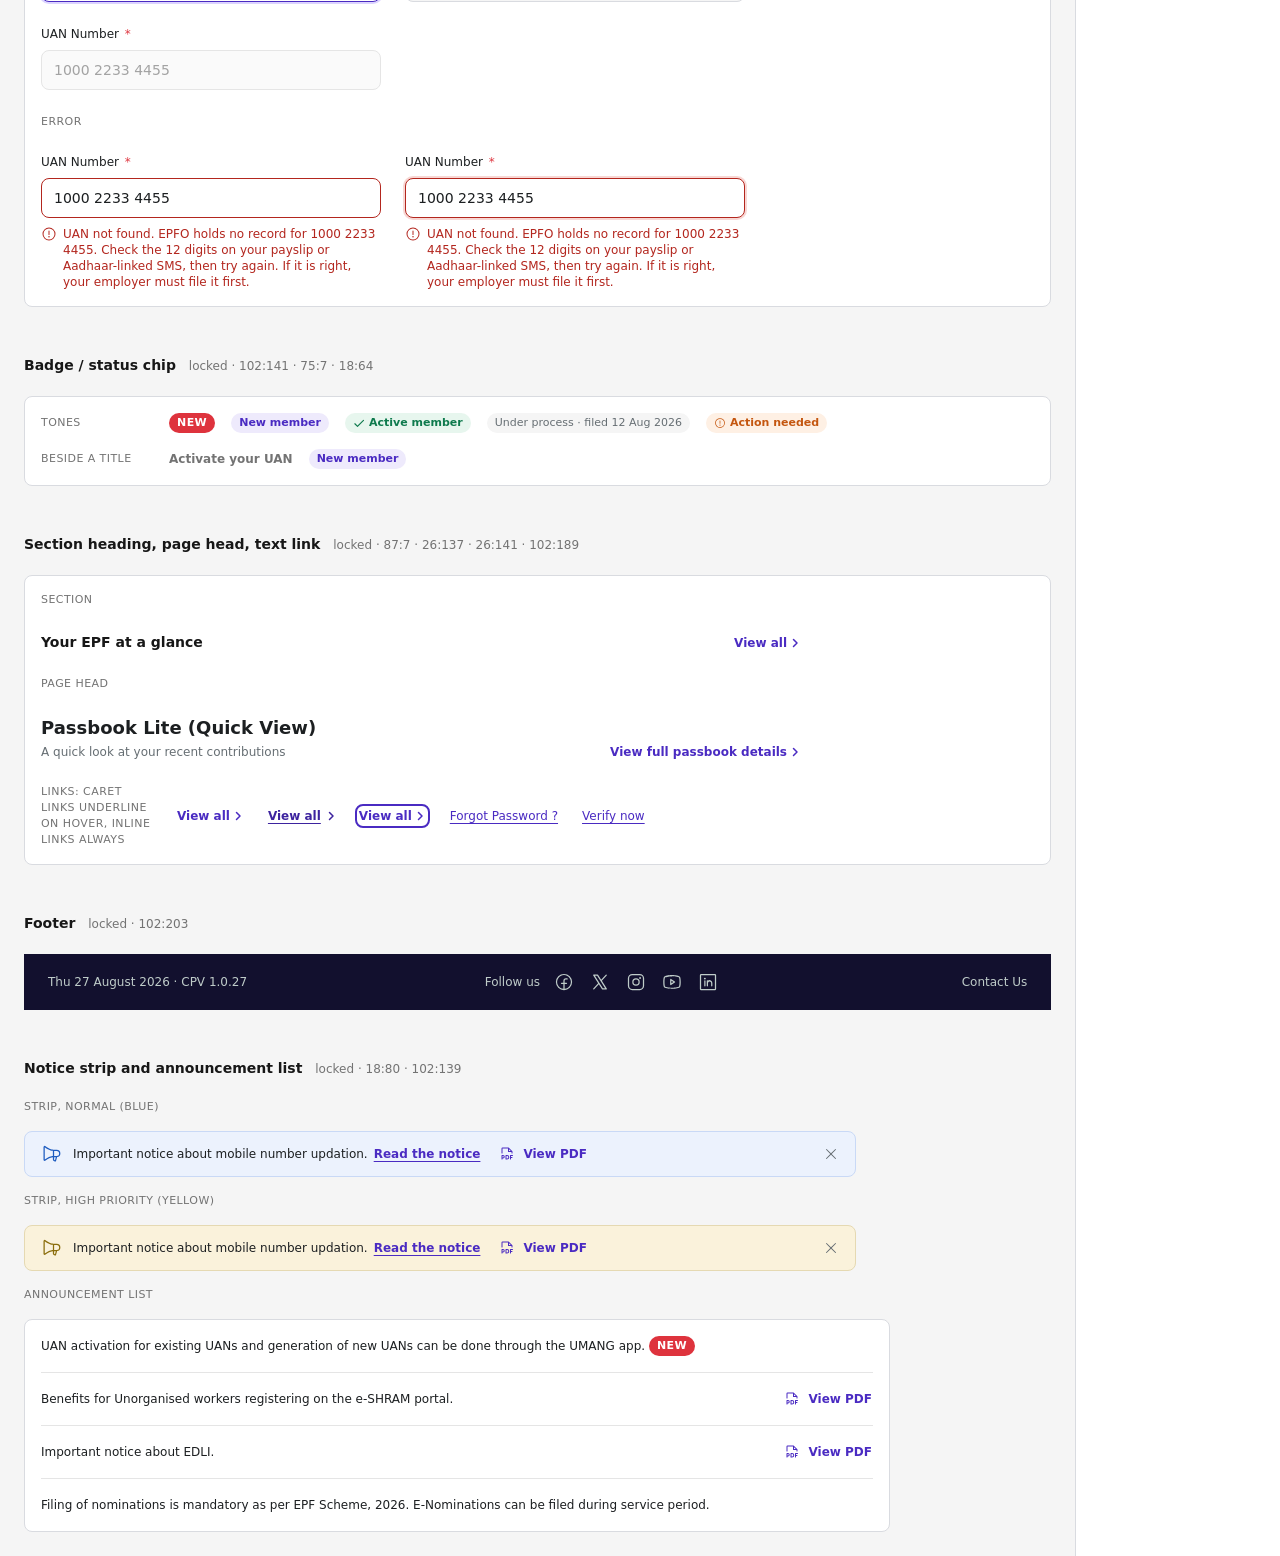
<file: archive/pilot-2026-08-29/components.html>
<!doctype html>
<html lang="en">
<head>
  <meta charset="utf-8">
  <meta name="viewport" content="width=device-width, initial-scale=1">
  <title>Components — EPFO prototype</title>
  <link rel="stylesheet" href="pilot.css?v=56">
</head>
<body>
<!-- Phosphor Icons (regular), MIT, inlined: the one-origin rule allows no icon CDN -->
<svg class="ep-sprite" hidden aria-hidden="true">
  <symbol id="ph-address-book" viewBox="0 0 256 256"><path d="M83.19,174.4a8,8,0,0,0,11.21-1.6,52,52,0,0,1,83.2,0,8,8,0,1,0,12.8-9.6A67.88,67.88,0,0,0,163,141.51a40,40,0,1,0-53.94,0A67.88,67.88,0,0,0,81.6,163.2,8,8,0,0,0,83.19,174.4ZM112,112a24,24,0,1,1,24,24A24,24,0,0,1,112,112Zm96-88H64A16,16,0,0,0,48,40V64H32a8,8,0,0,0,0,16H48v40H32a8,8,0,0,0,0,16H48v40H32a8,8,0,0,0,0,16H48v24a16,16,0,0,0,16,16H208a16,16,0,0,0,16-16V40A16,16,0,0,0,208,24Zm0,192H64V40H208Z"/></symbol>
  <symbol id="ph-arrow-right" viewBox="0 0 256 256"><path d="M221.66,133.66l-72,72a8,8,0,0,1-11.32-11.32L196.69,136H40a8,8,0,0,1,0-16H196.69L138.34,61.66a8,8,0,0,1,11.32-11.32l72,72A8,8,0,0,1,221.66,133.66Z"/></symbol>
  <symbol id="ph-arrows-left-right" viewBox="0 0 256 256"><path d="M213.66,181.66l-32,32a8,8,0,0,1-11.32-11.32L188.69,184H48a8,8,0,0,1,0-16H188.69l-18.35-18.34a8,8,0,0,1,11.32-11.32l32,32A8,8,0,0,1,213.66,181.66Zm-139.32-64a8,8,0,0,0,11.32-11.32L67.31,88H208a8,8,0,0,0,0-16H67.31L85.66,53.66A8,8,0,0,0,74.34,42.34l-32,32a8,8,0,0,0,0,11.32Z"/></symbol>
  <symbol id="ph-arrows-merge" viewBox="0 0 256 256"><path d="M192,40v64a8,8,0,0,1-2.34,5.66L136,163.31v49.38l18.34-18.35a8,8,0,0,1,11.32,11.32l-32,32a8,8,0,0,1-11.32,0l-32-32a8,8,0,0,1,11.32-11.32L120,212.69V163.31L66.34,109.66A8,8,0,0,1,64,104V40a8,8,0,0,1,16,0v60.69l48,48,48-48V40a8,8,0,0,1,16,0Z"/></symbol>
  <symbol id="ph-bell" viewBox="0 0 256 256"><path d="M221.8,175.94C216.25,166.38,208,139.33,208,104a80,80,0,1,0-160,0c0,35.34-8.26,62.38-13.81,71.94A16,16,0,0,0,48,200H88.81a40,40,0,0,0,78.38,0H208a16,16,0,0,0,13.8-24.06ZM128,216a24,24,0,0,1-22.62-16h45.24A24,24,0,0,1,128,216ZM48,184c7.7-13.24,16-43.92,16-80a64,64,0,1,1,128,0c0,36.05,8.28,66.73,16,80Z"/></symbol>
  <symbol id="ph-book-open" viewBox="0 0 256 256"><path d="M232,48H160a40,40,0,0,0-32,16A40,40,0,0,0,96,48H24a8,8,0,0,0-8,8V200a8,8,0,0,0,8,8H96a24,24,0,0,1,24,24,8,8,0,0,0,16,0,24,24,0,0,1,24-24h72a8,8,0,0,0,8-8V56A8,8,0,0,0,232,48ZM96,192H32V64H96a24,24,0,0,1,24,24V200A39.81,39.81,0,0,0,96,192Zm128,0H160a39.81,39.81,0,0,0-24,8V88a24,24,0,0,1,24-24h64Z"/></symbol>
  <symbol id="ph-chat-circle" viewBox="0 0 256 256"><path d="M128,24A104,104,0,0,0,36.18,176.88L24.83,210.93a16,16,0,0,0,20.24,20.24l34.05-11.35A104,104,0,1,0,128,24Zm0,192a87.87,87.87,0,0,1-44.06-11.81,8,8,0,0,0-6.54-.67L40,216,52.47,178.6a8,8,0,0,0-.66-6.54A88,88,0,1,1,128,216Z"/></symbol>
  <symbol id="ph-clock-counter-clockwise" viewBox="0 0 256 256"><path d="M136,80v43.47l36.12,21.67a8,8,0,0,1-8.24,13.72l-40-24A8,8,0,0,1,120,128V80a8,8,0,0,1,16,0Zm-8-48A95.44,95.44,0,0,0,60.08,60.15C52.81,67.51,46.35,74.59,40,82V64a8,8,0,0,0-16,0v40a8,8,0,0,0,8,8H72a8,8,0,0,0,0-16H49c7.15-8.42,14.27-16.35,22.39-24.57a80,80,0,1,1,1.66,114.75,8,8,0,1,0-11,11.64A96,96,0,1,0,128,32Z"/></symbol>
  <symbol id="ph-device-mobile" viewBox="0 0 256 256"><path d="M176,16H80A24,24,0,0,0,56,40V216a24,24,0,0,0,24,24h96a24,24,0,0,0,24-24V40A24,24,0,0,0,176,16ZM72,64H184V192H72Zm8-32h96a8,8,0,0,1,8,8v8H72V40A8,8,0,0,1,80,32Zm96,192H80a8,8,0,0,1-8-8v-8H184v8A8,8,0,0,1,176,224Z"/></symbol>
  <symbol id="ph-hand-coins" viewBox="0 0 256 256"><path d="M230.33,141.06a24.43,24.43,0,0,0-21.24-4.23l-41.84,9.62A28,28,0,0,0,140,112H89.94a31.82,31.82,0,0,0-22.63,9.37L44.69,144H16A16,16,0,0,0,0,160v40a16,16,0,0,0,16,16H120a7.93,7.93,0,0,0,1.94-.24l64-16a6.94,6.94,0,0,0,1.19-.4L226,182.82l.44-.2a24.6,24.6,0,0,0,3.93-41.56ZM16,160H40v40H16Zm203.43,8.21-38,16.18L119,200H56V155.31l22.63-22.62A15.86,15.86,0,0,1,89.94,128H140a12,12,0,0,1,0,24H112a8,8,0,0,0,0,16h32a8.32,8.32,0,0,0,1.79-.2l67-15.41.31-.08a8.6,8.6,0,0,1,6.3,15.9ZM164,96a36,36,0,0,0,5.9-.48,36,36,0,1,0,28.22-47A36,36,0,1,0,164,96Zm60-12a20,20,0,1,1-20-20A20,20,0,0,1,224,84ZM164,40a20,20,0,0,1,19.25,14.61,36,36,0,0,0-15,24.93A20.42,20.42,0,0,1,164,80a20,20,0,0,1,0-40Z"/></symbol>
  <symbol id="ph-identification-card" viewBox="0 0 256 256"><path d="M200,112a8,8,0,0,1-8,8H152a8,8,0,0,1,0-16h40A8,8,0,0,1,200,112Zm-8,24H152a8,8,0,0,0,0,16h40a8,8,0,0,0,0-16Zm40-80V200a16,16,0,0,1-16,16H40a16,16,0,0,1-16-16V56A16,16,0,0,1,40,40H216A16,16,0,0,1,232,56ZM216,200V56H40V200H216Zm-80.26-34a8,8,0,1,1-15.5,4c-2.63-10.26-13.06-18-24.25-18s-21.61,7.74-24.25,18a8,8,0,1,1-15.5-4,39.84,39.84,0,0,1,17.19-23.34,32,32,0,1,1,45.12,0A39.76,39.76,0,0,1,135.75,166ZM96,136a16,16,0,1,0-16-16A16,16,0,0,0,96,136Z"/></symbol>
  <symbol id="ph-list-checks" viewBox="0 0 256 256"><path d="M224,128a8,8,0,0,1-8,8H128a8,8,0,0,1,0-16h88A8,8,0,0,1,224,128ZM128,72h88a8,8,0,0,0,0-16H128a8,8,0,0,0,0,16Zm88,112H128a8,8,0,0,0,0,16h88a8,8,0,0,0,0-16ZM82.34,42.34,56,68.69,45.66,58.34A8,8,0,0,0,34.34,69.66l16,16a8,8,0,0,0,11.32,0l32-32A8,8,0,0,0,82.34,42.34Zm0,64L56,132.69,45.66,122.34a8,8,0,0,0-11.32,11.32l16,16a8,8,0,0,0,11.32,0l32-32a8,8,0,0,0-11.32-11.32Zm0,64L56,196.69,45.66,186.34a8,8,0,0,0-11.32,11.32l16,16a8,8,0,0,0,11.32,0l32-32a8,8,0,0,0-11.32-11.32Z"/></symbol>
  <symbol id="ph-lock-key" viewBox="0 0 256 256"><path d="M128,112a28,28,0,0,0-8,54.83V184a8,8,0,0,0,16,0V166.83A28,28,0,0,0,128,112Zm0,40a12,12,0,1,1,12-12A12,12,0,0,1,128,152Zm80-72H176V56a48,48,0,0,0-96,0V80H48A16,16,0,0,0,32,96V208a16,16,0,0,0,16,16H208a16,16,0,0,0,16-16V96A16,16,0,0,0,208,80ZM96,56a32,32,0,0,1,64,0V80H96ZM208,208H48V96H208V208Z"/></symbol>
  <symbol id="ph-magnifying-glass" viewBox="0 0 256 256"><path d="M229.66,218.34l-50.07-50.06a88.11,88.11,0,1,0-11.31,11.31l50.06,50.07a8,8,0,0,0,11.32-11.32ZM40,112a72,72,0,1,1,72,72A72.08,72.08,0,0,1,40,112Z"/></symbol>
  <symbol id="ph-person-arms-spread" viewBox="0 0 256 256"><path d="M160,40a32,32,0,1,0-32,32A32,32,0,0,0,160,40ZM128,56a16,16,0,1,1,16-16A16,16,0,0,1,128,56ZM231.5,87.71A19.62,19.62,0,0,0,212,72H44a20,20,0,0,0-8.38,38.16l.13,0,50.75,22.35-21,79.72A20,20,0,0,0,102,228.8l26-44.87,26,44.87a20,20,0,0,0,36.4-16.52l-21-79.72,50.75-22.35.13,0A19.64,19.64,0,0,0,231.5,87.71Zm-17.8,7.9-56.93,25.06a8,8,0,0,0-4.51,9.36L175.13,217a7,7,0,0,0,.49,1.35,4,4,0,0,1-5,5.45,4,4,0,0,1-2.25-2.07,6.31,6.31,0,0,0-.34-.63L134.92,164a8,8,0,0,0-13.84,0L88,221.05a6.31,6.31,0,0,0-.34.63,4,4,0,0,1-2.25,2.07,4,4,0,0,1-5-5.45,7,7,0,0,0,.49-1.35L103.74,130a8,8,0,0,0-4.51-9.36L42.3,95.61A4,4,0,0,1,44,88H212a4,4,0,0,1,1.73,7.61Z"/></symbol>
  <symbol id="ph-shield-check" viewBox="0 0 256 256"><path d="M208,40H48A16,16,0,0,0,32,56v56c0,52.72,25.52,84.67,46.93,102.19,23.06,18.86,46,25.26,47,25.53a8,8,0,0,0,4.2,0c1-.27,23.91-6.67,47-25.53C198.48,196.67,224,164.72,224,112V56A16,16,0,0,0,208,40Zm0,72c0,37.07-13.66,67.16-40.6,89.42A129.3,129.3,0,0,1,128,223.62a128.25,128.25,0,0,1-38.92-21.81C61.82,179.51,48,149.3,48,112l0-56,160,0ZM82.34,141.66a8,8,0,0,1,11.32-11.32L112,148.69l50.34-50.35a8,8,0,0,1,11.32,11.32l-56,56a8,8,0,0,1-11.32,0Z"/></symbol>
  <symbol id="ph-sign-out" viewBox="0 0 256 256"><path d="M120,216a8,8,0,0,1-8,8H48a8,8,0,0,1-8-8V40a8,8,0,0,1,8-8h64a8,8,0,0,1,0,16H56V208h56A8,8,0,0,1,120,216Zm109.66-93.66-40-40a8,8,0,0,0-11.32,11.32L204.69,120H112a8,8,0,0,0,0,16h92.69l-26.35,26.34a8,8,0,0,0,11.32,11.32l40-40A8,8,0,0,0,229.66,122.34Z"/></symbol>
  <symbol id="ph-user-circle" viewBox="0 0 256 256"><path d="M128,24A104,104,0,1,0,232,128,104.11,104.11,0,0,0,128,24ZM74.08,197.5a64,64,0,0,1,107.84,0,87.83,87.83,0,0,1-107.84,0ZM96,120a32,32,0,1,1,32,32A32,32,0,0,1,96,120Zm97.76,66.41a79.66,79.66,0,0,0-36.06-28.75,48,48,0,1,0-59.4,0,79.66,79.66,0,0,0-36.06,28.75,88,88,0,1,1,131.52,0Z"/></symbol>
  <symbol id="ph-user" viewBox="0 0 256 256"><path d="M230.92,212c-15.23-26.33-38.7-45.21-66.09-54.16a72,72,0,1,0-73.66,0C63.78,166.78,40.31,185.66,25.08,212a8,8,0,1,0,13.85,8c18.84-32.56,52.14-52,89.07-52s70.23,19.44,89.07,52a8,8,0,1,0,13.85-8ZM72,96a56,56,0,1,1,56,56A56.06,56.06,0,0,1,72,96Z"/></symbol>
  <symbol id="ph-users-three" viewBox="0 0 256 256"><path d="M244.8,150.4a8,8,0,0,1-11.2-1.6A51.6,51.6,0,0,0,192,128a8,8,0,0,1-7.37-4.89,8,8,0,0,1,0-6.22A8,8,0,0,1,192,112a24,24,0,1,0-23.24-30,8,8,0,1,1-15.5-4A40,40,0,1,1,219,117.51a67.94,67.94,0,0,1,27.43,21.68A8,8,0,0,1,244.8,150.4ZM190.92,212a8,8,0,1,1-13.84,8,57,57,0,0,0-98.16,0,8,8,0,1,1-13.84-8,72.06,72.06,0,0,1,33.74-29.92,48,48,0,1,1,58.36,0A72.06,72.06,0,0,1,190.92,212ZM128,176a32,32,0,1,0-32-32A32,32,0,0,0,128,176ZM72,120a8,8,0,0,0-8-8A24,24,0,1,1,87.24,82a8,8,0,1,0,15.5-4A40,40,0,1,0,37,117.51,67.94,67.94,0,0,0,9.6,139.19a8,8,0,1,0,12.8,9.61A51.6,51.6,0,0,1,64,128,8,8,0,0,0,72,120Z"/></symbol>
  <symbol id="ph-list" viewBox="0 0 256 256"><path d="M224,128a8,8,0,0,1-8,8H40a8,8,0,0,1,0-16H216A8,8,0,0,1,224,128ZM40,72H216a8,8,0,0,0,0-16H40a8,8,0,0,0,0,16ZM216,184H40a8,8,0,0,0,0,16H216a8,8,0,0,0,0-16Z"/></symbol>
  <symbol id="ph-x" viewBox="0 0 256 256"><path d="M205.66,194.34a8,8,0,0,1-11.32,11.32L128,139.31,61.66,205.66a8,8,0,0,1-11.32-11.32L116.69,128,50.34,61.66A8,8,0,0,1,61.66,50.34L128,116.69l66.34-66.35a8,8,0,0,1,11.32,11.32L139.31,128Z"/></symbol>
  <symbol id="ph-identification-badge" viewBox="0 0 256 256"><path d="M75.19,198.4a8,8,0,0,0,11.21-1.6,52,52,0,0,1,83.2,0,8,8,0,1,0,12.8-9.6A67.88,67.88,0,0,0,155,165.51a40,40,0,1,0-53.94,0A67.88,67.88,0,0,0,73.6,187.2,8,8,0,0,0,75.19,198.4ZM128,112a24,24,0,1,1-24,24A24,24,0,0,1,128,112Zm72-88H56A16,16,0,0,0,40,40V216a16,16,0,0,0,16,16H200a16,16,0,0,0,16-16V40A16,16,0,0,0,200,24Zm0,192H56V40H200ZM88,64a8,8,0,0,1,8-8h64a8,8,0,0,1,0,16H96A8,8,0,0,1,88,64Z"/></symbol>
  <symbol id="ph-user-plus" viewBox="0 0 256 256"><path d="M256,136a8,8,0,0,1-8,8H232v16a8,8,0,0,1-16,0V144H200a8,8,0,0,1,0-16h16V112a8,8,0,0,1,16,0v16h16A8,8,0,0,1,256,136Zm-57.87,58.85a8,8,0,0,1-12.26,10.3C165.75,181.19,138.09,168,108,168s-57.75,13.19-77.87,37.15a8,8,0,0,1-12.25-10.3c14.94-17.78,33.52-30.41,54.17-37.17a68,68,0,1,1,71.9,0C164.6,164.44,183.18,177.07,198.13,194.85ZM108,152a52,52,0,1,0-52-52A52.06,52.06,0,0,0,108,152Z"/></symbol>
  <symbol id="ph-link" viewBox="0 0 256 256"><path d="M240,88.23a54.43,54.43,0,0,1-16,37L189.25,160a54.27,54.27,0,0,1-38.63,16h-.05A54.63,54.63,0,0,1,96,119.84a8,8,0,0,1,16,.45A38.62,38.62,0,0,0,150.58,160h0a38.39,38.39,0,0,0,27.31-11.31l34.75-34.75a38.63,38.63,0,0,0-54.63-54.63l-11,11A8,8,0,0,1,135.7,59l11-11A54.65,54.65,0,0,1,224,48,54.86,54.86,0,0,1,240,88.23ZM109,185.66l-11,11A38.41,38.41,0,0,1,70.6,208h0a38.63,38.63,0,0,1-27.29-65.94L78,107.31A38.63,38.63,0,0,1,144,135.71a8,8,0,0,0,16,.45A54.86,54.86,0,0,0,144,96a54.65,54.65,0,0,0-77.27,0L32,130.75A54.62,54.62,0,0,0,70.56,224h0a54.28,54.28,0,0,0,38.64-16l11-11A8,8,0,0,0,109,185.66Z"/></symbol>
  <symbol id="ph-hand-heart" viewBox="0 0 256 256"><path d="M230.33,141.06a24.34,24.34,0,0,0-18.61-4.77C230.5,117.33,240,98.48,240,80c0-26.47-21.29-48-47.46-48A47.58,47.58,0,0,0,156,48.75,47.58,47.58,0,0,0,119.46,32C93.29,32,72,53.53,72,80c0,11,3.24,21.69,10.06,33a31.87,31.87,0,0,0-14.75,8.4L44.69,144H16A16,16,0,0,0,0,160v40a16,16,0,0,0,16,16H120a7.93,7.93,0,0,0,1.94-.24l64-16a6.94,6.94,0,0,0,1.19-.4L226,182.82l.44-.2a24.6,24.6,0,0,0,3.93-41.56ZM119.46,48A31.15,31.15,0,0,1,148.6,67a8,8,0,0,0,14.8,0,31.15,31.15,0,0,1,29.14-19C209.59,48,224,62.65,224,80c0,19.51-15.79,41.58-45.66,63.9l-11.09,2.55A28,28,0,0,0,140,112H100.68C92.05,100.36,88,90.12,88,80,88,62.65,102.41,48,119.46,48ZM16,160H40v40H16Zm203.43,8.21-38,16.18L119,200H56V155.31l22.63-22.62A15.86,15.86,0,0,1,89.94,128H140a12,12,0,0,1,0,24H112a8,8,0,0,0,0,16h32a8.32,8.32,0,0,0,1.79-.2l67-15.41.31-.08a8.6,8.6,0,0,1,6.3,15.9Z"/></symbol>
  <symbol id="ph-question" viewBox="0 0 256 256"><path d="M140,180a12,12,0,1,1-12-12A12,12,0,0,1,140,180ZM128,72c-22.06,0-40,16.15-40,36v4a8,8,0,0,0,16,0v-4c0-11,10.77-20,24-20s24,9,24,20-10.77,20-24,20a8,8,0,0,0-8,8v8a8,8,0,0,0,16,0v-.72c18.24-3.35,32-17.9,32-35.28C168,88.15,150.06,72,128,72Zm104,56A104,104,0,1,1,128,24,104.11,104.11,0,0,1,232,128Zm-16,0a88,88,0,1,0-88,88A88.1,88.1,0,0,0,216,128Z"/></symbol>
  <symbol id="ph-warning-circle" viewBox="0 0 256 256"><path d="M128,24A104,104,0,1,0,232,128,104.11,104.11,0,0,0,128,24Zm0,192a88,88,0,1,1,88-88A88.1,88.1,0,0,1,128,216Zm-8-80V80a8,8,0,0,1,16,0v56a8,8,0,0,1-16,0Zm20,36a12,12,0,1,1-12-12A12,12,0,0,1,140,172Z"/></symbol>
  <symbol id="ph-check-bold" viewBox="0 0 256 256"><path d="M232.49,80.49l-128,128a12,12,0,0,1-17,0l-56-56a12,12,0,1,1,17-17L96,183,215.51,63.51a12,12,0,0,1,17,17Z"/></symbol>
  <symbol id="ph-facebook-logo" viewBox="0 0 256 256"><path d="M128,24A104,104,0,1,0,232,128,104.11,104.11,0,0,0,128,24Zm8,191.63V152h24a8,8,0,0,0,0-16H136V112a16,16,0,0,1,16-16h16a8,8,0,0,0,0-16H152a32,32,0,0,0-32,32v24H96a8,8,0,0,0,0,16h24v63.63a88,88,0,1,1,16,0Z"/></symbol>
  <symbol id="ph-x-logo" viewBox="0 0 256 256"><path d="M214.75,211.71l-62.6-98.38,61.77-67.95a8,8,0,0,0-11.84-10.76L143.24,99.34,102.75,35.71A8,8,0,0,0,96,32H48a8,8,0,0,0-6.75,12.3l62.6,98.37-61.77,68a8,8,0,1,0,11.84,10.76l58.84-64.72,40.49,63.63A8,8,0,0,0,160,224h48a8,8,0,0,0,6.75-12.29ZM164.39,208,62.57,48h29L193.43,208Z"/></symbol>
  <symbol id="ph-instagram-logo" viewBox="0 0 256 256"><path d="M128,80a48,48,0,1,0,48,48A48.05,48.05,0,0,0,128,80Zm0,80a32,32,0,1,1,32-32A32,32,0,0,1,128,160ZM176,24H80A56.06,56.06,0,0,0,24,80v96a56.06,56.06,0,0,0,56,56h96a56.06,56.06,0,0,0,56-56V80A56.06,56.06,0,0,0,176,24Zm40,152a40,40,0,0,1-40,40H80a40,40,0,0,1-40-40V80A40,40,0,0,1,80,40h96a40,40,0,0,1,40,40ZM192,76a12,12,0,1,1-12-12A12,12,0,0,1,192,76Z"/></symbol>
  <symbol id="ph-youtube-logo" viewBox="0 0 256 256"><path d="M164.44,121.34l-48-32A8,8,0,0,0,104,96v64a8,8,0,0,0,12.44,6.66l48-32a8,8,0,0,0,0-13.32ZM120,145.05V111l25.58,17ZM234.33,69.52a24,24,0,0,0-14.49-16.4C185.56,39.88,131,40,128,40s-57.56-.12-91.84,13.12a24,24,0,0,0-14.49,16.4C19.08,79.5,16,97.74,16,128s3.08,48.5,5.67,58.48a24,24,0,0,0,14.49,16.41C69,215.56,120.4,216,127.34,216h1.32c6.94,0,58.37-.44,91.18-13.11a24,24,0,0,0,14.49-16.41c2.59-10,5.67-28.22,5.67-58.48S236.92,79.5,234.33,69.52Zm-15.49,113a8,8,0,0,1-4.77,5.49c-31.65,12.22-85.48,12-86,12H128c-.54,0-54.33.2-86-12a8,8,0,0,1-4.77-5.49C34.8,173.39,32,156.57,32,128s2.8-45.39,5.16-54.47A8,8,0,0,1,41.93,68c30.52-11.79,81.66-12,85.85-12h.27c.54,0,54.38-.18,86,12a8,8,0,0,1,4.77,5.49C221.2,82.61,224,99.43,224,128S221.2,173.39,218.84,182.47Z"/></symbol>
  <symbol id="ph-linkedin-logo" viewBox="0 0 256 256"><path d="M216,24H40A16,16,0,0,0,24,40V216a16,16,0,0,0,16,16H216a16,16,0,0,0,16-16V40A16,16,0,0,0,216,24Zm0,192H40V40H216V216ZM96,112v64a8,8,0,0,1-16,0V112a8,8,0,0,1,16,0Zm88,28v36a8,8,0,0,1-16,0V140a20,20,0,0,0-40,0v36a8,8,0,0,1-16,0V112a8,8,0,0,1,15.79-1.78A36,36,0,0,1,184,140ZM100,84A12,12,0,1,1,88,72,12,12,0,0,1,100,84Z"/></symbol>
  <symbol id="ph-file-pdf" viewBox="0 0 256 256"><path d="M224,152a8,8,0,0,1-8,8H192v16h16a8,8,0,0,1,0,16H192v16a8,8,0,0,1-16,0V152a8,8,0,0,1,8-8h32A8,8,0,0,1,224,152ZM92,172a28,28,0,0,1-28,28H56v8a8,8,0,0,1-16,0V152a8,8,0,0,1,8-8H64A28,28,0,0,1,92,172Zm-16,0a12,12,0,0,0-12-12H56v24h8A12,12,0,0,0,76,172Zm88,8a36,36,0,0,1-36,36H112a8,8,0,0,1-8-8V152a8,8,0,0,1,8-8h16A36,36,0,0,1,164,180Zm-16,0a20,20,0,0,0-20-20h-8v40h8A20,20,0,0,0,148,180ZM40,112V40A16,16,0,0,1,56,24h96a8,8,0,0,1,5.66,2.34l56,56A8,8,0,0,1,216,88v24a8,8,0,0,1-16,0V96H152a8,8,0,0,1-8-8V40H56v72a8,8,0,0,1-16,0ZM160,80h28.69L160,51.31Z"/></symbol>
  <symbol id="ph-megaphone" viewBox="0 0 256 256"><path d="M248,120a48.05,48.05,0,0,0-48-48H160.2c-2.91-.17-53.62-3.74-101.91-44.24A16,16,0,0,0,32,40V200a16,16,0,0,0,26.29,12.25c37.77-31.68,77-40.76,93.71-43.3v31.72A16,16,0,0,0,159.12,214l11,7.33A16,16,0,0,0,194.5,212l11.77-44.36A48.07,48.07,0,0,0,248,120ZM48,199.93V40h0c42.81,35.91,86.63,45,104,47.24v65.48C134.65,155,90.84,164.07,48,199.93Zm131,8,0,.11-11-7.33V168h21.6ZM200,152H168V88h32a32,32,0,1,1,0,64Z"/></symbol>
  <symbol id="ph-info" viewBox="0 0 256 256"><path d="M128,24A104,104,0,1,0,232,128,104.11,104.11,0,0,0,128,24Zm0,192a88,88,0,1,1,88-88A88.1,88.1,0,0,1,128,216Zm16-40a8,8,0,0,1-8,8,16,16,0,0,1-16-16V128a8,8,0,0,1,0-16,16,16,0,0,1,16,16v40A8,8,0,0,1,144,176ZM112,84a12,12,0,1,1,12,12A12,12,0,0,1,112,84Z"/></symbol>
  <symbol id="ep-caret-right" viewBox="0 0 12 12"><path d="M4.5 2.5 8 6l-3.5 3.5" fill="none" stroke="currentColor" stroke-width="1.5" stroke-linecap="round" stroke-linejoin="round"/></symbol>
</svg>

<!-- Band 1: accessibility bar (Figma 62:2). Sibling of the header so it can scroll away while the header sticks -->
<div class="ep-bar">
  <div class="ep-bar-inner">
    <span>Accessibility bar</span>
    <div class="ep-bar-options">
      <a href="#main">Skip to Main Content</a>
      <span class="ep-bar-divider" aria-hidden="true"></span>
      <div class="ep-bar-fontsize" role="group" aria-label="Font size">
        <button type="button" data-text="-" aria-label="Smaller text">A−</button>
        <button type="button" data-text="0" aria-label="Normal text" aria-pressed="true">A</button>
        <button type="button" data-text="+" aria-label="Bigger text">A+</button>
      </div>
      <span class="ep-bar-divider" aria-hidden="true"></span>
      <button type="button" class="ep-bar-iconbtn" aria-label="Accessibility options"><svg class="ep-icon ep-icon-20" aria-hidden="true" focusable="false"><use href="#ph-person-arms-spread"/></svg></button>
      <span class="ep-bar-divider" aria-hidden="true"></span>
      <button type="button" class="ep-bar-lang" aria-haspopup="listbox" aria-expanded="false">
        <span>English</span>
        <svg class="ep-chevron" width="12" height="12" viewBox="0 0 12 12" aria-hidden="true" focusable="false"><path d="M2.5 4.5 6 8l3.5-3.5" fill="none" stroke="currentColor" stroke-width="1.5" stroke-linecap="round" stroke-linejoin="round"/></svg>
      </button>
    </div>
  </div>
</div>

<!-- Bands 2+3 stick as one card, as on ux4g.gov.in -->
<header class="ep-header">
  <div class="ep-navcard">

  <!-- Band 2: navbar (Figma 62:25) — UX4G navbar shell -->
  <nav class="ep-navbar" aria-label="Account">
    <div class="ep-navbar-inner">
      <div class="ep-brand">
        <span class="ep-logo">
          <img src="assets/logo.png" alt="" width="34" height="40">
        </span>
        <span class="ep-brand-label"><span class="ep-brand-full">EMPLOYEES' PROVIDENT FUND ORGANISATION</span><abbr class="ep-brand-short" title="Employees' Provident Fund Organisation">EPFO</abbr></span>
      </div>
      <div class="ep-navbar-right">
        <a class="ep-notif" href="#" aria-label="3 notifications">
          <svg class="ep-icon ep-icon-24" aria-hidden="true" focusable="false"><use href="#ph-bell"/></svg>
          <span class="ep-count">3</span>
        </a>
        <a class="ep-uan" href="#">
          <svg class="ep-icon ep-icon-24" aria-hidden="true" focusable="false"><use href="#ph-user-circle"/></svg>
          <span class="ep-uan-copy">
            <span class="ep-uan-id">UAN: 1000 2233 4455</span>
            <span class="ep-uan-name">ASHA VERMA</span>
          </span>
        </a>
        <button type="button" class="ep-btn ep-btn--primary">Logout</button>
        <button type="button" class="ep-menu-btn" aria-label="Main menu" aria-expanded="false" aria-controls="mobile-menu">
          <svg class="ep-icon ep-icon-22 ep-menu-open" aria-hidden="true" focusable="false"><use href="#ph-list"/></svg>
          <svg class="ep-icon ep-icon-22 ep-menu-close" aria-hidden="true" focusable="false"><use href="#ph-x"/></svg>
        </button>
      </div>
    </div>
  </nav>

  <!-- Band 3: nav row (Figma 62:590) -->
  <nav class="ep-navrow" aria-label="Main">
    <div class="ep-navrow-inner">
    <ul class="ep-navlist">
      <li class="ep-navitem" aria-current="page">
        <a class="ep-navlink" href="#">Home</a>
      </li>
      <li class="ep-navitem ep-has-menu">
        <button type="button" class="ep-navlink" aria-haspopup="true" aria-expanded="false" aria-controls="menu-view">View <svg class="ep-chevron" width="12" height="12" viewBox="0 0 12 12" aria-hidden="true" focusable="false"><path d="M2.5 4.5 6 8l3.5-3.5" fill="none" stroke="currentColor" stroke-width="1.5" stroke-linecap="round" stroke-linejoin="round"/></svg></button>
        <div class="ep-mega" id="menu-view" hidden>
          <div class="ep-mega-body">
            <div class="ep-mega-col">
              <ul class="ep-mega-list">
            <li><a class="ep-mega-item" href="#"><span class="ep-mega-icon" aria-hidden="true"><svg class="ep-icon" aria-hidden="true" focusable="false"><use href="#ph-user"/></svg></span><span class="ep-mega-text"><span class="ep-mega-title">Profile</span><span class="ep-mega-desc">Your details, as EPFO holds them</span></span></a></li>
            <li><a class="ep-mega-item" href="#"><span class="ep-mega-icon" aria-hidden="true"><svg class="ep-icon" aria-hidden="true" focusable="false"><use href="#ph-clock-counter-clockwise"/></svg></span><span class="ep-mega-text"><span class="ep-mega-title">Service history</span><span class="ep-mega-desc">Every employer, with dates</span></span></a></li>
              </ul>
            </div>
            <div class="ep-mega-col">
              <ul class="ep-mega-list">
            <li><a class="ep-mega-item" href="#"><span class="ep-mega-icon" aria-hidden="true"><svg class="ep-icon" aria-hidden="true" focusable="false"><use href="#ph-identification-card"/></svg></span><span class="ep-mega-text"><span class="ep-mega-title">UAN card</span><span class="ep-mega-desc">Download or print</span></span></a></li>
            <li><a class="ep-mega-item" href="#"><span class="ep-mega-icon" aria-hidden="true"><svg class="ep-icon" aria-hidden="true" focusable="false"><use href="#ph-book-open"/></svg></span><span class="ep-mega-text"><span class="ep-mega-title">Passbook</span><span class="ep-mega-desc">Quick view here; full passbook opens on the passbook site</span></span></a></li>
              </ul>
            </div>
          </div>
          <div class="ep-mega-foot">
            <span>Everything under View, in plain English.</span>
            <a href="#">See all view options <svg class="ep-arrow" width="14" height="14" viewBox="0 0 14 14" aria-hidden="true" focusable="false"><path d="M2.5 7h9M8 3.5 11.5 7 8 10.5" fill="none" stroke="currentColor" stroke-width="1.5" stroke-linecap="round" stroke-linejoin="round"/></svg></a>
          </div>
        </div>
      </li>
      <li class="ep-navitem ep-has-menu">
        <button type="button" class="ep-navlink" aria-haspopup="true" aria-expanded="false" aria-controls="menu-manage">Manage <svg class="ep-chevron" width="12" height="12" viewBox="0 0 12 12" aria-hidden="true" focusable="false"><path d="M2.5 4.5 6 8l3.5-3.5" fill="none" stroke="currentColor" stroke-width="1.5" stroke-linecap="round" stroke-linejoin="round"/></svg></button>
        <div class="ep-mega" id="menu-manage" hidden>
          <div class="ep-mega-body">
            <div class="ep-mega-col">
              <ul class="ep-mega-list">
            <li><a class="ep-mega-item" href="#"><span class="ep-mega-icon" aria-hidden="true"><svg class="ep-icon" aria-hidden="true" focusable="false"><use href="#ph-identification-badge"/></svg></span><span class="ep-mega-text"><span class="ep-mega-title">Basic details</span><span class="ep-mega-desc">Name, date of birth, gender</span></span></a></li>
            <li><a class="ep-mega-item" href="#"><span class="ep-mega-icon" aria-hidden="true"><svg class="ep-icon" aria-hidden="true" focusable="false"><use href="#ph-address-book"/></svg></span><span class="ep-mega-text"><span class="ep-mega-title">Contact details</span><span class="ep-mega-desc">Mobile, email, address</span></span></a></li>
            <li><a class="ep-mega-item" href="#"><span class="ep-mega-icon" aria-hidden="true"><svg class="ep-icon" aria-hidden="true" focusable="false"><use href="#ph-shield-check"/></svg></span><span class="ep-mega-text"><span class="ep-mega-title">KYC</span><span class="ep-mega-desc">Aadhaar, PAN, bank account</span></span></a></li>
              </ul>
            </div>
            <div class="ep-mega-col">
              <ul class="ep-mega-list">
            <li><a class="ep-mega-item" href="#"><span class="ep-mega-icon" aria-hidden="true"><svg class="ep-icon" aria-hidden="true" focusable="false"><use href="#ph-users-three"/></svg></span><span class="ep-mega-text"><span class="ep-mega-title">e-Nomination</span><span class="ep-mega-desc">Who gets the money if you die</span></span></a></li>
            <li><a class="ep-mega-item" href="#"><span class="ep-mega-icon" aria-hidden="true"><svg class="ep-icon" aria-hidden="true" focusable="false"><use href="#ph-sign-out"/></svg></span><span class="ep-mega-text"><span class="ep-mega-title">Mark exit</span><span class="ep-mega-desc">Tell EPFO you left a job</span></span></a></li>
              </ul>
            </div>
          </div>
          <div class="ep-mega-foot">
            <span>Everything under Manage, in plain English.</span>
            <a href="#">See all manage options <svg class="ep-arrow" width="14" height="14" viewBox="0 0 14 14" aria-hidden="true" focusable="false"><path d="M2.5 7h9M8 3.5 11.5 7 8 10.5" fill="none" stroke="currentColor" stroke-width="1.5" stroke-linecap="round" stroke-linejoin="round"/></svg></a>
          </div>
        </div>
      </li>
      <li class="ep-navitem ep-has-menu">
        <button type="button" class="ep-navlink" aria-haspopup="true" aria-expanded="false" aria-controls="menu-account">Account <svg class="ep-chevron" width="12" height="12" viewBox="0 0 12 12" aria-hidden="true" focusable="false"><path d="M2.5 4.5 6 8l3.5-3.5" fill="none" stroke="currentColor" stroke-width="1.5" stroke-linecap="round" stroke-linejoin="round"/></svg></button>
        <div class="ep-mega" id="menu-account" hidden>
          <div class="ep-mega-body">
            <div class="ep-mega-col">
              <ul class="ep-mega-list">
            <li><a class="ep-mega-item" href="#"><span class="ep-mega-icon" aria-hidden="true"><svg class="ep-icon" aria-hidden="true" focusable="false"><use href="#ph-lock-key"/></svg></span><span class="ep-mega-text"><span class="ep-mega-title">Change password</span><span class="ep-mega-desc">Needs your current one</span></span></a></li>
              </ul>
            </div>
            <div class="ep-mega-col">
              <ul class="ep-mega-list">
            <li><a class="ep-mega-item" href="#"><span class="ep-mega-icon" aria-hidden="true"><svg class="ep-icon" aria-hidden="true" focusable="false"><use href="#ph-device-mobile"/></svg></span><span class="ep-mega-text"><span class="ep-mega-title">Change login details</span><span class="ep-mega-desc">Mobile number used for OTP</span></span></a></li>
              </ul>
            </div>
          </div>
          <div class="ep-mega-foot">
            <span>Everything under Account, in plain English.</span>
            <a href="#">See all account options <svg class="ep-arrow" width="14" height="14" viewBox="0 0 14 14" aria-hidden="true" focusable="false"><path d="M2.5 7h9M8 3.5 11.5 7 8 10.5" fill="none" stroke="currentColor" stroke-width="1.5" stroke-linecap="round" stroke-linejoin="round"/></svg></a>
          </div>
        </div>
      </li>
      <li class="ep-navitem ep-has-menu">
        <button type="button" class="ep-navlink" aria-haspopup="true" aria-expanded="false" aria-controls="menu-online-services">Online Services <svg class="ep-chevron" width="12" height="12" viewBox="0 0 12 12" aria-hidden="true" focusable="false"><path d="M2.5 4.5 6 8l3.5-3.5" fill="none" stroke="currentColor" stroke-width="1.5" stroke-linecap="round" stroke-linejoin="round"/></svg></button>
        <div class="ep-mega" id="menu-online-services" hidden>
          <div class="ep-mega-body">
            <div class="ep-mega-col">
              <ul class="ep-mega-list">
            <li><a class="ep-mega-item" href="#"><span class="ep-mega-icon" aria-hidden="true"><svg class="ep-icon" aria-hidden="true" focusable="false"><use href="#ph-hand-coins"/></svg></span><span class="ep-mega-text"><span class="ep-mega-title">Claim (Form 31, 19, 10C)</span><span class="ep-mega-desc">Withdraw part or all of your money</span></span></a></li>
            <li><a class="ep-mega-item" href="#"><span class="ep-mega-icon" aria-hidden="true"><svg class="ep-icon" aria-hidden="true" focusable="false"><use href="#ph-arrows-merge"/></svg></span><span class="ep-mega-text"><span class="ep-mega-title">One member, one EPF account</span><span class="ep-mega-desc">Merge old accounts into this one</span></span></a></li>
              </ul>
            </div>
            <div class="ep-mega-col">
              <ul class="ep-mega-list">
            <li><a class="ep-mega-item" href="#"><span class="ep-mega-icon" aria-hidden="true"><svg class="ep-icon" aria-hidden="true" focusable="false"><use href="#ph-list-checks"/></svg></span><span class="ep-mega-text"><span class="ep-mega-title">Track claim status</span><span class="ep-mega-desc">See where a claim has reached</span></span></a></li>
            <li><a class="ep-mega-item" href="#"><span class="ep-mega-icon" aria-hidden="true"><svg class="ep-icon" aria-hidden="true" focusable="false"><use href="#ph-arrows-left-right"/></svg></span><span class="ep-mega-text"><span class="ep-mega-title">Transfer request</span><span class="ep-mega-desc">Move money from an old employer</span></span></a></li>
              </ul>
            </div>
          </div>
          <div class="ep-mega-foot">
            <span>Everything under Online Services, in plain English.</span>
            <a href="#">See all online services options <svg class="ep-arrow" width="14" height="14" viewBox="0 0 14 14" aria-hidden="true" focusable="false"><path d="M2.5 7h9M8 3.5 11.5 7 8 10.5" fill="none" stroke="currentColor" stroke-width="1.5" stroke-linecap="round" stroke-linejoin="round"/></svg></a>
          </div>
        </div>
      </li>
      <li class="ep-navitem">
        <a class="ep-navlink" href="#">PMVBRY</a>
      </li>
    </ul>
    <form class="ep-search-form" role="search">
      <div class="ep-search">
        <svg class="ep-icon ep-search-lead" aria-hidden="true" focusable="false"><use href="#ph-magnifying-glass"/></svg>
        <label for="site-search" class="visually-hidden" hidden>Search</label>
        <input id="site-search" class="ep-search-input" type="search" placeholder="Search for...">
        <button type="submit" class="ep-search-btn" aria-label="Search">
          <svg class="ep-icon" aria-hidden="true" focusable="false"><use href="#ph-arrow-right"/></svg>
        </button>
      </div>
    </form>
    </div>
  </nav>

  <!-- Mobile menu. Built by pilot.js from the nav row + mega panels, so the
       item list lives once. Shown below 768px, in flow, as on ux4g.gov.in. -->
  <div class="ep-mobile" id="mobile-menu" hidden></div>

  </div><!-- /ep-navcard -->
</header>

<div class="ep-shell">
<main id="main" class="ep-pilot-main ep-main">
  <!-- Component under test: service card, stack layout.
       Figma 102:110 › 102:153 "Member services section". Plain copy chosen by the owner 29 Aug 2026; Figma originals in DECISIONS.md. -->
  <section class="ep-services" aria-labelledby="services-heading">
    <h2 class="ep-section-title" id="services-heading">Other member services</h2>
    <ul class="ep-card-row">
      <li><a class="ep-card ep-card--stack" href="#">
        <span class="ep-card-icon ep-card-icon--teal" aria-hidden="true"><svg class="ep-icon" aria-hidden="true" focusable="false"><use href="#ph-identification-badge"/></svg></span>
        <span class="ep-card-title">Find your <span class="ep-card-last">UAN<span class="ep-card-chevron" aria-hidden="true"><svg width="12" height="12" aria-hidden="true" focusable="false"><use href="#ep-caret-right"/></svg></span></span></span>
        <span class="ep-card-desc">Look it up with your Aadhaar, PAN or PF number</span>
      </a></li>
      <li><a class="ep-card ep-card--stack" href="#">
        <span class="ep-card-icon ep-card-icon--blue" aria-hidden="true"><svg class="ep-icon" aria-hidden="true" focusable="false"><use href="#ph-user-plus"/></svg></span>
        <span class="ep-card-title">Get a new <span class="ep-card-last">UAN<span class="ep-card-chevron" aria-hidden="true"><svg width="12" height="12" aria-hidden="true" focusable="false"><use href="#ep-caret-right"/></svg></span></span></span>
        <span class="ep-card-desc">Make your own number with Aadhaar. No employer needed</span>
      </a></li>
      <li><a class="ep-card ep-card--stack" href="#">
        <span class="ep-card-icon ep-card-icon--green" aria-hidden="true"><svg class="ep-icon" aria-hidden="true" focusable="false"><use href="#ph-link"/></svg></span>
        <span class="ep-card-title">Link an old PF <span class="ep-card-last">account<span class="ep-card-chevron" aria-hidden="true"><svg width="12" height="12" aria-hidden="true" focusable="false"><use href="#ep-caret-right"/></svg></span></span></span>
        <span class="ep-card-desc">Get a UAN for a PF account that has none yet</span>
      </a></li>
      <li><a class="ep-card ep-card--stack" href="#">
        <span class="ep-card-icon ep-card-icon--rose" aria-hidden="true"><svg class="ep-icon" aria-hidden="true" focusable="false"><use href="#ph-hand-coins"/></svg></span>
        <span class="ep-card-title">Claim PF after a <span class="ep-card-last">death<span class="ep-card-chevron" aria-hidden="true"><svg width="12" height="12" aria-hidden="true" focusable="false"><use href="#ep-caret-right"/></svg></span></span></span>
        <span class="ep-card-desc">For the nominee or family of a member who has died</span>
      </a></li>
      <li><a class="ep-card ep-card--stack" href="#">
        <span class="ep-card-icon ep-card-icon--orange" aria-hidden="true"><svg class="ep-icon" aria-hidden="true" focusable="false"><use href="#ph-hand-heart"/></svg></span>
        <span class="ep-card-title">Claim family <span class="ep-card-last">pension<span class="ep-card-chevron" aria-hidden="true"><svg width="12" height="12" aria-hidden="true" focusable="false"><use href="#ep-caret-right"/></svg></span></span></span>
        <span class="ep-card-desc">Monthly pension for the family of a member who has died</span>
      </a></li>
    </ul>
  </section>

  <!-- Layout variants of the same component, for the eyeball pass. Figma: row 18:67, cta 102:194, rail 22:48. -->
  <section class="ep-demo" aria-label="Service card layouts">
    <h2 class="ep-section-title">What you can do <span class="ep-demo-tag">row · dashboard 14:66</span></h2>
    <ul class="ep-card-row ep-card-row--wide">
      <li><a class="ep-card ep-card--row" href="#">
        <span class="ep-card-icon ep-card-icon--teal" aria-hidden="true"><svg class="ep-icon" aria-hidden="true" focusable="false"><use href="#ph-hand-coins"/></svg></span>
        <span class="ep-card-title">File a <span class="ep-card-last">claim<span class="ep-card-chevron" aria-hidden="true"><svg width="12" height="12" aria-hidden="true" focusable="false"><use href="#ep-caret-right"/></svg></span></span></span>
        <span class="ep-card-desc">Withdraw, take an advance or transfer your PF</span>
      </a></li>
      <li><a class="ep-card ep-card--row" href="#">
        <span class="ep-card-icon ep-card-icon--blue" aria-hidden="true"><svg class="ep-icon" aria-hidden="true" focusable="false"><use href="#ph-list-checks"/></svg></span>
        <span class="ep-card-title">Track a <span class="ep-card-last">claim<span class="ep-card-chevron" aria-hidden="true"><svg width="12" height="12" aria-hidden="true" focusable="false"><use href="#ep-caret-right"/></svg></span></span></span>
        <span class="ep-card-desc">Check where your claim has reached</span>
      </a></li>
    </ul>
    <h2 class="ep-section-title">No UAN access yet? <span class="ep-demo-tag">cta · login 102:110</span></h2>
    <ul class="ep-card-row ep-card-row--cta">
      <li><a class="ep-card ep-card--cta" href="#">
        <span class="ep-card-icon ep-card-icon--purple" aria-hidden="true"><svg class="ep-icon" aria-hidden="true" focusable="false"><use href="#ph-identification-badge"/></svg></span>
        <span class="ep-card-title">Activate your <span class="ep-card-last">UAN<span class="ep-card-chevron" aria-hidden="true"><svg width="12" height="12" aria-hidden="true" focusable="false"><use href="#ep-caret-right"/></svg></span></span></span> <span class="ep-card-badge">New member</span>
        <span class="ep-card-desc">Set a password and sign in for the first time</span>
      </a></li>
      <li><a class="ep-card ep-card--cta" href="#">
        <span class="ep-card-icon ep-card-icon--purple" aria-hidden="true"><svg class="ep-icon" aria-hidden="true" focusable="false"><use href="#ph-list-checks"/></svg></span>
        <span class="ep-card-title">Track a <span class="ep-card-last">claim<span class="ep-card-chevron" aria-hidden="true"><svg width="12" height="12" aria-hidden="true" focusable="false"><use href="#ep-caret-right"/></svg></span></span></span>
        <span class="ep-card-desc">See where your claim has reached. No sign-in needed</span>
      </a></li>
    </ul>
  </section>

  <section class="ep-demo" aria-label="Button proposal">

    <h2 class="ep-section-title">Buttons <span class="ep-demo-tag">locked · 14/20 semibold · 40 tall · r8</span></h2>
    <div class="ep-btn-demo" role="group" aria-label="Button states">
      <span class="ep-btn-demo-h"></span><span class="ep-btn-demo-h">default</span><span class="ep-btn-demo-h">hover</span><span class="ep-btn-demo-h">pressed</span><span class="ep-btn-demo-h">focus</span><span class="ep-btn-demo-h">disabled</span><span class="ep-btn-demo-h">loading</span>
      <span class="ep-btn-demo-l">Sign in</span><button type="button" class="ep-btn ep-btn--primary ">Sign in</button><button type="button" class="ep-btn ep-btn--primary is-hover">Sign in</button><button type="button" class="ep-btn ep-btn--primary is-active">Sign in</button><button type="button" class="ep-btn ep-btn--primary is-focus">Sign in</button><button type="button" class="ep-btn ep-btn--primary is-disabled" disabled>Sign in</button><button type="button" class="ep-btn ep-btn--primary is-loading">Sign in</button>
      <span class="ep-btn-demo-l">Reset</span><button type="button" class="ep-btn ep-btn--secondary ">Reset</button><button type="button" class="ep-btn ep-btn--secondary is-hover">Reset</button><button type="button" class="ep-btn ep-btn--secondary is-active">Reset</button><button type="button" class="ep-btn ep-btn--secondary is-focus">Reset</button><button type="button" class="ep-btn ep-btn--secondary is-disabled" disabled>Reset</button><button type="button" class="ep-btn ep-btn--secondary is-loading">Reset</button>
      <span class="ep-btn-demo-l">View PDF</span><button type="button" class="ep-btn ep-btn--tertiary ">View PDF</button><button type="button" class="ep-btn ep-btn--tertiary is-hover">View PDF</button><button type="button" class="ep-btn ep-btn--tertiary is-active">View PDF</button><button type="button" class="ep-btn ep-btn--tertiary is-focus">View PDF</button><button type="button" class="ep-btn ep-btn--tertiary is-disabled" disabled>View PDF</button><button type="button" class="ep-btn ep-btn--tertiary is-loading">View PDF</button><span class="ep-btn-demo-l">Not Now</span><button type="button" class="ep-btn ep-btn--outline ">Not Now</button><button type="button" class="ep-btn ep-btn--outline is-hover">Not Now</button><button type="button" class="ep-btn ep-btn--outline is-active">Not Now</button><button type="button" class="ep-btn ep-btn--outline is-focus">Not Now</button><button type="button" class="ep-btn ep-btn--outline is-disabled" disabled>Not Now</button><button type="button" class="ep-btn ep-btn--outline is-loading">Not Now</button>
    </div>


    <h2 class="ep-section-title">In place: Figma pairs at 340 wide <span class="ep-demo-tag">login 102:184 · consent 26:291 · header 62:55</span></h2>
    <div class="ep-btn-pairs">
      <div class="ep-btn-pair"><button type="button" class="ep-btn ep-btn--primary">Sign in</button><button type="button" class="ep-btn ep-btn--secondary">Reset</button></div>
      <div class="ep-btn-pair"><button type="button" class="ep-btn ep-btn--primary">Allow</button><button type="button" class="ep-btn ep-btn--outline">Not Now</button></div>
      <div class="ep-btn-pair"><button type="button" class="ep-btn ep-btn--primary">Sign in</button><button type="button" class="ep-btn ep-btn--secondary">Reset</button></div>
      <button type="button" class="ep-btn ep-btn--primary">Logout</button>
    </div>
  </section>

  <section class="ep-demo" aria-label="Form field proposal">
    <h2 class="ep-section-title">Form field <span class="ep-demo-tag">locked · login 102:178</span></h2>
    <div class="ep-field-demo">
      <span class="ep-field-demo-h">states</span>
      <div class="ep-field">
        <label class="ep-field-label" for="f1">UAN Number <span class="ep-field-req" aria-hidden="true">*</span></label>
        <input class="ep-field-input" id="f1" type="text" inputmode="numeric" value="" placeholder="12-digit number">
        <span class="ep-field-help">On your payslip, under UAN</span>
        
      </div>
      <div class="ep-field">
        <label class="ep-field-label" for="f2">UAN Number <span class="ep-field-req" aria-hidden="true">*</span></label>
        <input class="ep-field-input is-hover" id="f2" type="text" inputmode="numeric" value="" placeholder="12-digit number">
        
        
      </div>
      <div class="ep-field">
        <label class="ep-field-label" for="f3">UAN Number <span class="ep-field-req" aria-hidden="true">*</span></label>
        <input class="ep-field-input is-focus" id="f3" type="text" inputmode="numeric" value="1000 2233 44" placeholder="">
        
        
      </div>
      <div class="ep-field">
        <label class="ep-field-label" for="f4">UAN Number <span class="ep-field-req" aria-hidden="true">*</span></label>
        <input class="ep-field-input" id="f4" type="text" inputmode="numeric" value="1000 2233 4455" placeholder="">
        
        
      </div>
      <div class="ep-field">
        <label class="ep-field-label" for="f5">UAN Number <span class="ep-field-req" aria-hidden="true">*</span></label>
        <input class="ep-field-input" id="f5" type="text" inputmode="numeric" value="1000 2233 4455" placeholder="" disabled>
        
        
      </div>
      <span class="ep-field-demo-h">error</span>
      <div class="ep-field is-invalid">
        <label class="ep-field-label" for="f8">UAN Number <span class="ep-field-req" aria-hidden="true">*</span></label>
        <input class="ep-field-input" id="f8" type="text" inputmode="numeric" value="1000 2233 4455" placeholder="" aria-invalid="true" aria-describedby="f8-err">
        
        <span class="ep-field-error" id="f8-err" role="alert"><svg class="ep-icon" aria-hidden="true" focusable="false"><use href="#ph-warning-circle"/></svg><span>UAN not found. EPFO holds no record for 1000 2233 4455. Check the 12 digits on your payslip or Aadhaar-linked SMS, then try again. If it is right, your employer must file it first.</span></span>
      </div>
      <div class="ep-field is-invalid">
        <label class="ep-field-label" for="f9">UAN Number <span class="ep-field-req" aria-hidden="true">*</span></label>
        <input class="ep-field-input is-focus" id="f9" type="text" inputmode="numeric" value="1000 2233 4455" placeholder="" aria-invalid="true" aria-describedby="f9-err">
        
        <span class="ep-field-error" id="f9-err" role="alert"><svg class="ep-icon" aria-hidden="true" focusable="false"><use href="#ph-warning-circle"/></svg><span>UAN not found. EPFO holds no record for 1000 2233 4455. Check the 12 digits on your payslip or Aadhaar-linked SMS, then try again. If it is right, your employer must file it first.</span></span>
      </div>
    </div>
  </section>

  <section class="ep-demo" aria-label="Badge proposal">
    <h2 class="ep-section-title">Badge / status chip <span class="ep-demo-tag">locked · 102:141 · 75:7 · 18:64</span></h2>
    <div class="ep-badge-demo">
      <div class="ep-badge-demo-row"><span class="ep-field-demo-h">tones</span>
        <span class="ep-badge ep-badge--new">New</span>
        <span class="ep-badge ep-badge--primary">New member</span>
        <span class="ep-badge ep-badge--success"><svg class="ep-icon" aria-hidden="true" focusable="false"><use href="#ph-check-bold"/></svg>Active member</span>
        <span class="ep-badge ep-badge--neutral">Under process · filed 12 Aug 2026</span>
        <span class="ep-badge ep-badge--warning"><svg class="ep-icon" aria-hidden="true" focusable="false"><use href="#ph-warning-circle"/></svg>Action needed</span>
      </div>
      <div class="ep-badge-demo-row"><span class="ep-field-demo-h">beside a title</span>
        <span class="ep-card-title">Activate your UAN</span> <span class="ep-badge ep-badge--primary">New member</span>
      </div>
    </div>
  </section>

  <section class="ep-demo" aria-label="Heading and link proposal">
    <h2 class="ep-section-title">Section heading, page head, text link <span class="ep-demo-tag">locked · 87:7 · 26:137 · 26:141 · 102:189</span></h2>
    <div class="ep-head-demo">
      <div class="ep-badge-demo-row"><span class="ep-field-demo-h">section</span></div>
      <div class="ep-section-head"><h2 class="ep-section-title">Your EPF at a glance</h2><a class="ep-link" href="#">View all<svg class="ep-caret" aria-hidden="true" focusable="false"><use href="#ep-caret-right"/></svg></a></div>
      <div class="ep-badge-demo-row"><span class="ep-field-demo-h">page head</span></div>
      <div class="ep-page-head"><div><h1 class="ep-page-title">Passbook Lite (Quick View)</h1><p class="ep-page-sub">A quick look at your recent contributions</p></div><a class="ep-link" href="#">View full passbook details<svg class="ep-caret" aria-hidden="true" focusable="false"><use href="#ep-caret-right"/></svg></a></div>
      <div class="ep-badge-demo-row"><span class="ep-field-demo-h">links: caret links underline on hover, inline links always</span>
        <a class="ep-link" href="#">View all<svg class="ep-caret" aria-hidden="true" focusable="false"><use href="#ep-caret-right"/></svg></a> <a class="ep-link is-hover" href="#">View all<svg class="ep-caret" aria-hidden="true" focusable="false"><use href="#ep-caret-right"/></svg></a> <a class="ep-link is-focus" href="#">View all<svg class="ep-caret" aria-hidden="true" focusable="false"><use href="#ep-caret-right"/></svg></a> <a class="ep-link ep-link--body" href="#">Forgot Password ?</a> <a class="ep-link ep-link--body" href="#">Verify now</a>
      </div>
    </div>
  </section>

  <section class="ep-demo" aria-label="Footer proposal">
    <h2 class="ep-section-title">Footer <span class="ep-demo-tag">locked · 102:203</span></h2>
    <div class="ep-foot-demo">
      <footer class="ep-footer"><div class="ep-footer-inner">
        <span>Thu 27 August 2026 <span aria-hidden="true">·</span> CPV 1.0.27</span>
        <div class="ep-footer-social"><span>Follow us</span><ul><li><a href="#" aria-label="EPFO on Facebook"><svg class="ep-icon" aria-hidden="true" focusable="false"><use href="#ph-facebook-logo"/></svg></a></li><li><a href="#" aria-label="EPFO on X"><svg class="ep-icon" aria-hidden="true" focusable="false"><use href="#ph-x-logo"/></svg></a></li><li><a href="#" aria-label="EPFO on Instagram"><svg class="ep-icon" aria-hidden="true" focusable="false"><use href="#ph-instagram-logo"/></svg></a></li><li><a href="#" aria-label="EPFO on YouTube"><svg class="ep-icon" aria-hidden="true" focusable="false"><use href="#ph-youtube-logo"/></svg></a></li><li><a href="#" aria-label="EPFO on LinkedIn"><svg class="ep-icon" aria-hidden="true" focusable="false"><use href="#ph-linkedin-logo"/></svg></a></li></ul></div>
        <a class="ep-footer-contact" href="#">Contact Us</a>
      </div></footer>
    </div>
  </section>
  <section class="ep-demo" aria-label="Notice proposal">
    <h2 class="ep-section-title">Notice strip and announcement list <span class="ep-demo-tag">locked · 18:80 · 102:139</span></h2>
    <div class="ep-foot-demo">
      <span class="ep-field-demo-h">strip, normal (blue)</span>
      <div class="ep-notice" role="status"><span class="ep-notice-icon"><svg class="ep-icon" aria-hidden="true" focusable="false"><use href="#ph-megaphone"/></svg></span><p class="ep-notice-text"><span>Important notice about mobile number updation.</span> <a href="#">Read the notice</a> <a class="ep-btn ep-btn--tertiary ep-btn--sm" href="#"><svg class="ep-icon" aria-hidden="true" focusable="false"><use href="#ph-file-pdf"/></svg>View PDF</a></p><button type="button" class="ep-notice-close" aria-label="Dismiss"><svg class="ep-icon" aria-hidden="true" focusable="false"><use href="#ph-x"/></svg></button></div>
      <span class="ep-field-demo-h">strip, high priority (yellow)</span>
      <div class="ep-notice ep-notice--urgent" role="status"><span class="ep-notice-icon"><svg class="ep-icon" aria-hidden="true" focusable="false"><use href="#ph-megaphone"/></svg></span><p class="ep-notice-text"><span>Important notice about mobile number updation.</span> <a href="#">Read the notice</a> <a class="ep-btn ep-btn--tertiary ep-btn--sm" href="#"><svg class="ep-icon" aria-hidden="true" focusable="false"><use href="#ph-file-pdf"/></svg>View PDF</a></p><button type="button" class="ep-notice-close" aria-label="Dismiss"><svg class="ep-icon" aria-hidden="true" focusable="false"><use href="#ph-x"/></svg></button></div>
      <span class="ep-field-demo-h">announcement list</span>
      <ul class="ep-announce">
        <li><span class="ep-announce-text">UAN activation for existing UANs and generation of new UANs can be done through the UMANG app. <span class="ep-badge ep-badge--new">New</span></span></li>
        <li><span class="ep-announce-text">Benefits for Unorganised workers registering on the e-SHRAM portal.</span><a class="ep-btn ep-btn--tertiary ep-btn--sm" href="#"><svg class="ep-icon" aria-hidden="true" focusable="false"><use href="#ph-file-pdf"/></svg>View PDF</a></li>
        <li><span class="ep-announce-text">Important notice about EDLI.</span><a class="ep-btn ep-btn--tertiary ep-btn--sm" href="#"><svg class="ep-icon" aria-hidden="true" focusable="false"><use href="#ph-file-pdf"/></svg>View PDF</a></li>
        <li><span class="ep-announce-text">Filing of nominations is mandatory as per EPF Scheme, 2026. E-Nominations can be filed during service period.</span></li>
      </ul>
    </div>
  </section>
</main>
<aside class="ep-rail-col" aria-labelledby="rail-title">
  <div class="ep-rail">
    <h2 class="ep-rail-title" id="rail-title">Quick Links</h2>
    <ul class="ep-card-row ep-card-row--rail">
      <li><a class="ep-card ep-card--rail" href="#">
        <span class="ep-card-icon ep-card-icon--teal" aria-hidden="true"><svg class="ep-icon" aria-hidden="true" focusable="false"><use href="#ph-book-open"/></svg></span>
        <span class="ep-card-title">Passbook <span class="ep-card-last">Lite<span class="ep-card-chevron" aria-hidden="true"><svg width="12" height="12" aria-hidden="true" focusable="false"><use href="#ep-caret-right"/></svg></span></span></span>
      </a></li>
      <li><a class="ep-card ep-card--rail" href="#">
        <span class="ep-card-icon ep-card-icon--blue" aria-hidden="true"><svg class="ep-icon" aria-hidden="true" focusable="false"><use href="#ph-hand-coins"/></svg></span>
        <span class="ep-card-title">File <span class="ep-card-last">Claim<span class="ep-card-chevron" aria-hidden="true"><svg width="12" height="12" aria-hidden="true" focusable="false"><use href="#ep-caret-right"/></svg></span></span></span>
      </a></li>
      <li><a class="ep-card ep-card--rail" href="#">
        <span class="ep-card-icon ep-card-icon--green" aria-hidden="true"><svg class="ep-icon" aria-hidden="true" focusable="false"><use href="#ph-list-checks"/></svg></span>
        <span class="ep-card-title">Track <span class="ep-card-last">Claim<span class="ep-card-chevron" aria-hidden="true"><svg width="12" height="12" aria-hidden="true" focusable="false"><use href="#ep-caret-right"/></svg></span></span></span>
      </a></li>
      <li><a class="ep-card ep-card--rail" href="#">
        <span class="ep-card-icon ep-card-icon--rose" aria-hidden="true"><svg class="ep-icon" aria-hidden="true" focusable="false"><use href="#ph-users-three"/></svg></span>
        <span class="ep-card-title"><span class="ep-card-last">e-Nomination<span class="ep-card-chevron" aria-hidden="true"><svg width="12" height="12" aria-hidden="true" focusable="false"><use href="#ep-caret-right"/></svg></span></span></span>
      </a></li>
      <li><a class="ep-card ep-card--rail" href="#">
        <span class="ep-card-icon ep-card-icon--orange" aria-hidden="true"><svg class="ep-icon" aria-hidden="true" focusable="false"><use href="#ph-clock-counter-clockwise"/></svg></span>
        <span class="ep-card-title">Service <span class="ep-card-last">History<span class="ep-card-chevron" aria-hidden="true"><svg width="12" height="12" aria-hidden="true" focusable="false"><use href="#ep-caret-right"/></svg></span></span></span>
      </a></li>
      <li><a class="ep-card ep-card--rail" href="#">
        <span class="ep-card-icon ep-card-icon--teal" aria-hidden="true"><svg class="ep-icon" aria-hidden="true" focusable="false"><use href="#ph-question"/></svg></span>
        <span class="ep-card-title"><span class="ep-card-last">Help<span class="ep-card-chevron" aria-hidden="true"><svg width="12" height="12" aria-hidden="true" focusable="false"><use href="#ep-caret-right"/></svg></span></span></span>
      </a></li>
    </ul>
  </div>
</aside>
</div>

<script src="pilot.js?v=4"></script>
</body>
</html>
</file>
<file: docs/styles.css>
/* UX4G is not linked. Decision 29 Aug 2026: its 152-file CSS chain gave this
   header ~10 % of its styling and 0 % of its behaviour. What we keep from it:
   the token VALUES below (Figma was drawn on them, names kept for provenance)
   and the Noto Sans variable font file, still served from cdn.ux4g.gov.in so
   the one-origin rule holds. */
@font-face {
  font-family: "Noto Sans";
  src: url("https://cdn.ux4g.gov.in/UX4G@3.1.0/assets/fonts/NotoSans.ttf") format("truetype");
  font-weight: 100 900;
  font-style: normal;
  font-display: swap;
}

/* Tokens. Names are UX4G 3.1.0 token names, values copied from its stylesheet. */

:root {
  --ux4g-color-primary-600: #4a2bc2;
  --ux4g-color-neutral-0: #ffffff;
  --ux4g-color-neutral-50: #fafafa;
  --ux4g-color-neutral-100: #f5f5f5;
  --ux4g-color-neutral-200: #e5e5e5;
  --ux4g-color-neutral-500: #737373;
  --ux4g-color-neutral-900: #171717;
  --ux4g-font-family-base: "Noto Sans", system-ui, sans-serif;

  /* Figma colours UX4G does not have */
  --ep-bar-bg: #12102e;
  --ep-bar-divider: #8c7ad9;
  --ep-bar-active: rgba(229, 229, 229, 0.18);
  --ep-badge-red: #de333d;
  --ep-ease-out: cubic-bezier(0.16, 1, 0.3, 1);   /* exponential ease-out */
  --ep-primary-hover: #3d239f;                     /* UX4G primary-700 */
  --ep-ink-tint-6: rgba(23, 23, 23, 0.06);
  --ep-nav-muted: #525252;                         /* UX4G muted-foreground, neutral-600 */
  --ep-ink-tint-4: rgba(23, 23, 23, 0.04);
  --ep-card-border: #d9dbe0;                       /* Figma 102:172 stroke */
  --ep-card-ink: #1c1f21;                          /* Figma card title */
  --ep-card-muted: #666e73;                        /* Figma #6b7378 darkened one step: 4.76:1 on #f5f5f5 (was 4.43) */
  --ep-card-hover-bg: #f9f8fe;                     /* primary at ~3 % on white */

  /* Type scale (owner rule: nothing below 11, whole numbers). Locked 29 Aug 2026. */
  --ep-text-xs: 11px;  --ep-leading-xs: 15px;   /* card description, badge (14) */
  --ep-text-sm: 12px;  --ep-leading-sm: 16px;   /* bar, nav, card title (17) */
  --ep-text-md: 14px;  --ep-leading-md: 20px;   /* body, section title, inputs */
  --ep-text-lg: 16px;  --ep-leading-lg: 20px;   /* primary button, page copy */
  --ep-weight-regular: 400;
  --ep-weight-medium: 500;
  --ep-weight-semibold: 600;   /* owner: nothing above 600 */

  /* Spacing scale: multiples of 4 only (owner). */
  --ep-space-1: 4px;
  --ep-space-2: 8px;
  --ep-space-3: 12px;
  --ep-space-4: 16px;
  --ep-space-6: 24px;

  /* Radii: 4 controls, 8 cards/buttons, pill for chips */
  --ep-radius-sm: 4px;
  --ep-radius-md: 8px;
  --ep-radius-pill: 9999px;
}

::selection { background: #dcd4ff; color: #171717; }   /* UX4G primary-100 */

html, body { margin: 0; }
.ep-sprite { display: none; }
/* Text size (bar A−/A/A+): copied from UX4G's accessibility widget, which
   zooms body children in 0.1 steps, four steps max, reset to 1. */
body { zoom: 1; }
.ep-text-1 body { zoom: 1.1; }
.ep-text-2 body { zoom: 1.2; }
.ep-text-3 body { zoom: 1.3; }
.ep-text-4 body { zoom: 1.4; }
body {
  font-family: var(--ux4g-font-family-base);
  background: var(--ux4g-color-neutral-100);
  color: var(--ux4g-color-neutral-900);
}

/* ---------- Header shell ---------- */
/* Bands run full width, as on ux4g.gov.in. Content inside is capped to the
   1280 px frame width and centred. */
.ep-bar,
.ep-header {
  width: 100%;
  box-sizing: border-box;
}
.ep-bar-inner,
.ep-navbar-inner,
.ep-navrow-inner {
  max-width: 1280px;
  margin: 0 auto;
  box-sizing: border-box;
}
.ep-bar *, .ep-header * { box-sizing: border-box; }
.ep-bar img, .ep-header img { display: block; }
.ep-logo img { height: 40px; width: auto; }

/* ---------- Band 1: accessibility bar 1280x46 ---------- */
.ep-bar {
  height: 46px;
  background: var(--ep-bar-bg);
  color: var(--ux4g-color-neutral-50);
  font-size: 12px;
  line-height: 16px;
  font-weight: 500;
}
.ep-bar-inner {
  height: 46px;
  display: flex;
  align-items: center;
  justify-content: space-between;
  padding: 0 24px;
}
.ep-bar a { color: inherit; text-decoration: none; }
.ep-bar-options {
  display: flex;
  align-items: center;
  gap: 16px;
  height: 32px;
}
.ep-bar-divider {
  width: 1px;
  height: 20px;
  background: var(--ep-bar-divider);
}
.ep-bar-fontsize {
  display: flex;
  gap: 8px;
}
.ep-bar-fontsize button {
  width: 32px;
  height: 32px;
  border: 0;
  border-radius: 4px;
  background: transparent;
  color: inherit;
  font: inherit;
  font-size: 13px;
  padding: 0;
  cursor: pointer;
}
.ep-bar-fontsize button { transition: background-color 0.15s; }
.ep-bar-fontsize button:hover { background: rgba(255, 255, 255, 0.10); }
.ep-bar-fontsize button[aria-pressed="true"] { background: var(--ep-bar-active); }
.ep-bar-fontsize button:disabled { opacity: 0.45; cursor: default; background: transparent; }
.ep-bar a { border-radius: 4px; padding: 2px 4px; margin: -2px -4px; transition: background-color 0.15s; }
.ep-bar a:hover { background: rgba(255, 255, 255, 0.10); }
.ep-icon { display: block; width: 20px; height: 20px; fill: currentColor; flex-shrink: 0; }
.ep-icon-18 { width: 18px; height: 18px; }
.ep-icon-20 { width: 20px; height: 20px; }
.ep-icon-22 { width: 22px; height: 22px; }
.ep-icon-24 { width: 24px; height: 24px; }
.ep-bar-iconbtn {
  width: 32px;
  height: 32px;
  display: flex;
  align-items: center;
  justify-content: center;
  border: 0;
  border-radius: 4px;
  background: transparent;
  color: inherit;
  cursor: pointer;
  padding: 0;
  transition: background-color 0.15s;
}
.ep-bar-iconbtn:hover { background: rgba(255, 255, 255, 0.10); }
.ep-bar-lang {
  display: flex;
  align-items: center;
  gap: 8px;
  height: 20px;
  padding: 0;
  border: 0;
  background: transparent;
  color: inherit;
  font: inherit;
  cursor: pointer;
  border-radius: 4px;
}
.ep-bar-lang:hover .ep-chevron { opacity: 1; }
.ep-chevron { display: block; flex-shrink: 0; opacity: 0.7; transition: transform 0.22s var(--ep-ease-out), opacity 0.15s; }
.ep-bar-lang .ep-chevron { width: 10px; height: 10px; }
.ep-navlink .ep-chevron { width: 14px; height: 14px; }   /* ux4g.gov.in proportions; wider than Figma's 4px caret, owner's call */

/* ---------- Band 2: navbar 1280x80 ---------- */
.ep-navbar {
  height: 80px;
  background: var(--ux4g-color-neutral-0);
}
.ep-navbar-inner {
  height: 80px;
  padding: 16px 24px;
  display: flex;
  align-items: center;
  justify-content: space-between;
  gap: 0;
}
.ep-brand {
  display: flex;
  align-items: center;
  gap: 8px;
  height: 40px;
}
.ep-logo {
  display: inline-flex;
  width: auto;
  height: 40px;
  border-radius: 0;                 /* hackathon mark (owner, 29 Aug 2026), not a circle placeholder */
  padding: 0;
  background: transparent;
}
.ep-brand-label {
  font-size: 12px;
  line-height: 16px;
  font-weight: 600;
  color: var(--ux4g-color-neutral-900);
  white-space: nowrap;
}
.ep-navbar-right {
  display: flex;
  align-items: center;
  gap: 12px;
  height: 43px;
}
.ep-notif {
  position: relative;          /* badge sits on the bell's top-right, as the sketch */
  display: flex;
  align-items: center;
  width: 24px;
  height: 24px;
  text-decoration: none;
}
.ep-notif { border-radius: 12px; padding: 2px; margin: 0 6px 0 -2px; transition: background-color 0.15s; }
.ep-notif:hover { background: var(--ep-ink-tint-6); }
.ep-notif { color: var(--ux4g-color-neutral-900); }
.ep-notif:hover { color: var(--ux4g-color-neutral-900); }
.ep-count {
  position: absolute;
  top: -5px;
  right: -8px;
  height: 14px;
  min-width: 18px;
  padding: 1px 5px;
  border-radius: 9px;
  background: var(--ep-badge-red);
  color: #fff;
  font-size: 11px;                 /* owner rule: never below 11, whole numbers */
  line-height: 14px;
  font-weight: 600;
  display: inline-flex;
  align-items: center;
  justify-content: center;
}
.ep-uan {
  display: flex;
  align-items: center;
  gap: 8px;
  height: 43px;
  padding: 6px 14px 6px 8px;
  border-radius: 20px;
  background: var(--ux4g-color-neutral-100);
  text-decoration: none;
  color: inherit;
  transition: background-color 0.15s;
}
.ep-uan:hover { background: var(--ux4g-color-neutral-200); }
.ep-uan .ep-icon { color: var(--ux4g-color-neutral-500); }
.ep-uan-copy {
  display: flex;
  flex-direction: column;
  gap: 1px;
  white-space: nowrap;
}
.ep-uan-id {
  font-size: 12px;
  line-height: 16px;
  font-weight: 500;
  color: var(--ux4g-color-neutral-900);
}
.ep-uan-name {
  font-size: 11px;
  line-height: 14px;
  font-weight: 600;
  color: var(--ux4g-color-neutral-500);
}
/* Logout, Figma 96x40: now the shared .ep-btn (one size, owner 29 Aug 2026) */
.ep-header .ep-btn { width: 96px; }

/* ---------- Band 3: nav row 1280x48 ---------- */
.ep-navrow {
  height: 48px;
  background: var(--ux4g-color-neutral-0);
  border-top: 1px solid var(--ux4g-color-neutral-200);
  border-bottom: 1px solid var(--ux4g-color-neutral-200);
}
.ep-navrow-inner {
  height: 46px;
  display: flex;
  align-items: center;
  justify-content: space-between;
  padding: 0 24px;
}
.ep-navlist {
  display: flex;
  align-items: center;
  gap: 8px;
  list-style: none;
  margin: 0;
  padding: 0;
}
.ep-navitem { display: block; }
.ep-navlink {
  position: relative;          /* anchors the active indicator; the mega panel is a sibling, unaffected */
  display: inline-flex;
  align-items: center;
  gap: 6px;
  height: 30px;
  margin: 0;
  padding: 0 12px;
  border: 0;
  border-radius: 8px;
  background: transparent;
  font: inherit;
  font-size: 14px;
  line-height: 18px;
  font-weight: 500;
  color: var(--ep-nav-muted);
  text-decoration: none;
  white-space: nowrap;
  cursor: pointer;
  -webkit-appearance: none;
  appearance: none;
}
.ep-navitem[aria-current="page"] .ep-navlink {
  font-weight: 600;
  color: var(--ux4g-color-neutral-900);
  background: var(--ep-ink-tint-6);
}
/* Active indicator, as on ux4g.gov.in: absolute, 2px, inset 12px, 5px below the pill */
.ep-navitem[aria-current="page"] .ep-navlink::after {
  content: "";
  position: absolute;
  left: 12px;
  right: 12px;
  bottom: -7px;
  height: 2px;
  border-radius: 9999px;
  background: var(--ux4g-color-primary-600);
}

/* Search, Figma 380x36 */
.ep-search-form {
  width: 380px;
  margin: 0;
}
.ep-search {
  height: 36px;
  display: flex;
  align-items: center;
  background: var(--ux4g-color-neutral-0);
  border: 1px solid var(--ux4g-color-neutral-200);
  border-radius: 8px;
  padding: 0;
  gap: 0;
  overflow: hidden;
}
.ep-search-lead {
  width: 16px;
  height: 16px;
  margin-left: 14px;
  margin-right: 10px;
  color: var(--ux4g-color-neutral-500);
}
.ep-search-input {
  flex: 1;
  min-width: 0;
  height: 34px;
  border: 0;
  outline: 0;
  background: transparent;
  font-family: inherit;
  font-size: 12px;
  line-height: 18px;
  color: var(--ux4g-color-neutral-900);
}
.ep-search-input { caret-color: var(--ux4g-color-primary-600); }
.ep-search-input::placeholder { color: var(--ux4g-color-neutral-500); }
.ep-search { transition: border-color 0.15s, box-shadow 0.15s; }
.ep-search:hover { border-color: #d4d4d4; }
.ep-search:focus-within {
  border-color: var(--ux4g-color-primary-600);
  box-shadow: 0 0 0 3px rgba(74, 43, 194, 0.16);
}
.ep-search-input:focus-visible { outline: 0; }
.ep-search-btn { transition: background-color 0.15s; }
.ep-search-btn:hover { background: var(--ep-primary-hover); }
.ep-search-btn {
  width: 52px;
  height: 36px;
  margin: -1px -1px -1px 0;      /* cover the wrapper border, Figma button is flush */
  padding: 0;
  border: 0;
  border-radius: 0 8px 8px 0;
  background: var(--ux4g-color-primary-600);
  display: flex;
  align-items: center;
  justify-content: center;
  cursor: pointer;
}
.ep-search-btn { color: #fff; }

/* ---------- Focus (WCAG floor) ---------- */
.ep-header a:focus-visible,
.ep-header button:focus-visible,
.ep-header input:focus-visible,
.ep-bar a:focus-visible,
.ep-bar button:focus-visible {
  outline: 2px solid var(--ux4g-color-primary-600);
  outline-offset: 2px;
  border-radius: 6px;
}
.ep-bar a:focus-visible,
.ep-bar button:focus-visible { outline-color: var(--ux4g-color-neutral-50); }

/* Icon-only buttons inherit the page size so no element sits on the 13.33 px UA default (type rule audit). */
.ep-bar-iconbtn, .ep-menu-btn, .ep-search-btn { font-size: 14px; }

/* ---------- Pilot page body (not a component) ---------- */
.ep-pilot-main {
  min-height: 1400px;
  font-size: 14px;
  color: var(--ux4g-color-neutral-500);
}

/* =====================================================================
   Service card — one component. Layout class is the only axis:
   --stack (login grid) · --row (dashboard tiles) · --cta (login sidebar) · --rail (Quick Links).
   Tone classes colour the icon box; state rules are shared by every layout.
   Spec: specs/service-card.md. Owner overrides of Figma are logged in DECISIONS.md.
   ===================================================================== */
.ep-services { width: 100%; max-width: 832px; }   /* Figma left column 102:136; fluid column below that */
.ep-section-title {
  margin: 0 0 12px;                           /* Figma 8; owner wanted more air under headings (29 Aug 2026) */
  font-size: 14px;
  line-height: 20px;
  font-weight: 600;
  color: var(--ux4g-color-neutral-900);
}
.ep-card-row {
  list-style: none;
  margin: 0;
  padding: 0;
  display: flex;
  gap: 12px;
  align-items: stretch;                       /* siblings share the tallest card's height */
}
.ep-card-row > li { flex: 1 0 0; min-width: 0; display: flex; }

/* ---- base card ---- */
.ep-card {
  position: relative;
  box-sizing: border-box;
  display: flex;
  gap: 8px;
  padding: 11px;                              /* 11 + 1 px border = inset 12 (owner, multiples of 4) */
  background: var(--ux4g-color-neutral-0);
  border: 1px solid var(--ep-card-border);
  border-radius: 8px;
  color: var(--ep-card-ink);
  text-decoration: none;
  overflow: hidden;
  transition: border-color 0.15s, background-color 0.15s, transform 0.15s var(--ep-ease-out);
}
.ep-card-icon {
  --ep-card-icon-size: 36px;                  /* owner: bigger than Figma's 28 */
  flex: 0 0 var(--ep-card-icon-size);
  width: var(--ep-card-icon-size);
  height: var(--ep-card-icon-size);
  border-radius: 8px;
  background: var(--ux4g-color-neutral-100);
  color: var(--ux4g-color-neutral-500);
  display: flex;
  align-items: center;
  justify-content: center;
}
.ep-card-icon .ep-icon { width: 24px; height: 24px; }
/* Icon tones, sampled from the live EPFO member portal (pastel box, saturated glyph).
   Glyphs sit at ≥3:1 on their box: orange and green deepened from the sampled values. */
.ep-card-icon--teal   { background: #eaf6f2; color: #0e6b5c; }
.ep-card-icon--blue   { background: #ecf2fd; color: #1f6fd6; }
.ep-card-icon--green  { background: #eaf7ec; color: #22823a; }
.ep-card-icon--rose   { background: #fcedf0; color: #b41e46; }
.ep-card-icon--orange { background: #fef0e4; color: #c4560f; }
.ep-card-icon--purple { background: #f3ebf9; color: #8c34c2; }   /* reserved: cta cards only (UAN / status, login page) */
.ep-card-icon--32 { --ep-card-icon-size: 32px; border-radius: 7px; }   /* offered to the owner; unused unless picked */
.ep-card-icon--32 .ep-icon { width: 22px; height: 22px; }
.ep-card-title { font-size: 12px; line-height: 17px; font-weight: 600; overflow-wrap: anywhere; transition: color 0.15s; }
.ep-card-desc  { font-size: 11px; line-height: 15px; font-weight: 400; color: var(--ep-card-muted); overflow-wrap: anywhere; }
.ep-card-chevron {
  display: inline-flex; align-items: center; justify-content: center; vertical-align: -1px;
  width: 12px; height: 12px;
  color: var(--ep-card-muted);
  transition: transform 0.22s var(--ep-ease-out), color 0.15s;
}
.ep-card-badge {
  display: inline-flex; align-items: center; height: 20px; padding: 0 8px; border-radius: 9999px;   /* = .ep-badge--primary (locked chip) */
  background: #eeeafc; color: var(--ux4g-color-primary-600);
  font-size: 11px; line-height: 16px; font-weight: 600; white-space: nowrap;
}

/* ---- states, shared: hover / focus-visible / :active press ---- */
.ep-card:hover,
.ep-card:focus-visible { border-color: var(--ux4g-color-primary-600); background: var(--ep-card-hover-bg); }
.ep-card:hover .ep-card-title,
.ep-card:focus-visible .ep-card-title { color: var(--ux4g-color-primary-600); }
.ep-card:hover .ep-card-chevron,
.ep-card:focus-visible .ep-card-chevron { color: var(--ux4g-color-primary-600); transform: translateX(2px); }
.ep-card:active { transform: translateY(1px); }
.ep-card:focus-visible { outline: 2px solid var(--ux4g-color-primary-600); outline-offset: 2px; }

/* ---- stack: login grid, Figma 102:172 (156.8 wide; height from content) ---- */
.ep-card--stack { flex-direction: column; align-items: flex-start; width: 100%; }
.ep-card-last { white-space: nowrap; }                       /* last title word + chevron never separate */
.ep-card-last .ep-card-chevron { margin-left: 3px; }

/* ---- row: dashboard wide action tile, Figma 18:67 (373 wide) ---- */
.ep-card-row--wide { width: 760px; gap: 12px; }
.ep-card--row {
  display: grid; grid-template-columns: auto minmax(0, 1fr); grid-template-rows: auto auto;
  column-gap: 12px; row-gap: 2px; align-items: center;
  width: 100%; padding: 11px 43px 11px 15px;        /* 12/16 minus border; right makes room for the pinned chevron */
}
.ep-card--row .ep-card-icon  { grid-row: 1 / 3; grid-column: 1; }
.ep-card--row .ep-card-title { grid-row: 1; grid-column: 2; align-self: end; }
.ep-card--row .ep-card-desc  { grid-row: 2; grid-column: 2; align-self: start; }
.ep-card--row .ep-card-title,
.ep-card--row .ep-card-desc  { white-space: nowrap; overflow: hidden; text-overflow: ellipsis; }

/* ---- cta: login sidebar secondary action, Figma 102:194 (340 wide) ---- */
.ep-card-row--cta { flex-direction: column; width: 340px; gap: 12px; }
.ep-card--cta {
  display: grid; grid-template-columns: auto auto minmax(0, 1fr); column-gap: 8px; row-gap: 4px; align-items: center;
  width: 100%; padding: 11px 43px 11px 11px;        /* same inset as stack (12); right makes room for the chevron */
}
.ep-card--cta .ep-card-icon  { grid-row: 1 / 3; grid-column: 1; margin-right: 4px; }   /* 12 px to text */
.ep-card--cta .ep-card-title { grid-row: 1; grid-column: 2; white-space: nowrap; }
.ep-card--cta .ep-card-badge { grid-row: 1; grid-column: 3; justify-self: start; }
.ep-card--cta .ep-card-desc  { grid-row: 2; grid-column: 2 / 4; }

/* row + cta: chevron pinned to the right edge, vertically centred */
.ep-card--row .ep-card-chevron,
.ep-card--cta .ep-card-chevron { position: absolute; right: 15px; top: 50%; transform: translateY(-50%); margin: 0; }
.ep-card--row:hover .ep-card-chevron, .ep-card--row:focus-visible .ep-card-chevron,
.ep-card--cta:hover .ep-card-chevron, .ep-card--cta:focus-visible .ep-card-chevron { transform: translate(2px, -50%); }

/* ---- rail: Quick Links, Figma 22:46 / 22:48; owner enlarged (200 wide, rows 52, pitch 60) ---- */
.ep-card-row--rail {
  flex-direction: column; width: 100%; gap: 8px; padding: 0; box-sizing: border-box; margin: 0;
}
.ep-card--rail {
  flex-direction: row; align-items: center; width: 100%;
  gap: 8px; padding: 8px; border: 0; border-radius: 8px; background: transparent;   /* 10 → 8: spacing ×4 rule */
}
.ep-card--rail .ep-card-icon { --ep-card-icon-size: 32px; border-radius: 7px; }
.ep-card--rail .ep-card-icon .ep-icon { width: 20px; height: 20px; }
.ep-card--rail .ep-card-title { flex: 1 1 auto; text-wrap: balance; }
.ep-card--rail .ep-card-chevron { display: none; }
.ep-card--rail:hover, .ep-card--rail:focus-visible { background: var(--ux4g-color-neutral-100); border-color: transparent; }
.ep-card--rail:hover .ep-card-title, .ep-card--rail:focus-visible .ep-card-title { color: var(--ux4g-color-primary-600); }

/* demo scaffolding, not a component */
.ep-demo { margin-top: 32px; display: flex; flex-direction: column; gap: 8px; }
.ep-demo .ep-section-title { margin-top: 16px; }
.ep-demo-tag { font-weight: 400; color: var(--ux4g-color-neutral-500); font-size: 12px; margin-left: 8px; }

/* =====================================================================
   Behaviour, copied from ux4g.gov.in (measured 29 Aug 2026)
   ===================================================================== */

.ep-header {
  position: sticky;
  top: 0;
  z-index: 100;
}
.ep-navcard {
  position: relative;           /* containing block for mega panels */
  background: var(--ux4g-color-neutral-0);
  transition: box-shadow 0.3s var(--ep-ease-out);
}

/* Scrolled: header stays full width (owner: floating card too heavy for old
   devices). Only a thin shadow appears so the edge reads against content. */
.ep-header.is-scrolled .ep-navcard {
  box-shadow: 0 1px 2px rgba(0, 0, 0, 0.06), 0 4px 12px rgba(0, 0, 0, 0.06);
}

/* Nav link hover / open: 6% tint, caret full opacity, caret flips while open */
.ep-navlink { transition: color 0.15s, background-color 0.15s; }
.ep-navlink:active { background: rgba(23, 23, 23, 0.09); }
.ep-navitem:not([aria-current]) .ep-navlink:hover,
.ep-navitem.is-open .ep-navlink {
  color: var(--ux4g-color-neutral-900);
  background: var(--ep-ink-tint-6);
}
.ep-navlink:hover .ep-chevron,
.ep-navitem.is-open .ep-chevron { opacity: 1; }
.ep-navitem.is-open .ep-chevron { transform: rotate(180deg); }

/* Mega panel: full card width, hangs below the nav row */
.ep-mega {
  position: absolute;
  left: 0;
  right: 0;
  top: 100%;
  margin-top: -1px;             /* sit on the nav row's bottom border */
  background: var(--ux4g-color-neutral-0);
  border: 1px solid var(--ux4g-color-neutral-200);
  border-top: 0;
  border-radius: 0 0 16px 16px;
  box-shadow: 0 24px 48px -16px rgba(0, 0, 0, 0.28);
  overflow: hidden;
  z-index: 50;
  animation: ep-mega-in 0.22s var(--ep-ease-out);
  text-align: left;
}
.ep-mega[hidden] { display: none; }
@keyframes ep-mega-in {
  from { opacity: 0; transform: translateY(-6px); }
  to   { opacity: 1; transform: translateY(0); }
}
/* Panel spans the card; its content sits on the 1280 column like the bands */
.ep-mega-body,
.ep-mega-foot {
  padding-left: max(24px, calc((100% - 1280px) / 2 + 24px));
  padding-right: max(24px, calc((100% - 1280px) / 2 + 24px));
}
.ep-mega-body {
  display: flex;
  padding-top: 24px;
  padding-bottom: 20px;
  gap: 40px;
}
.ep-mega-col {
  flex: 1 1 0;
  min-width: 0;
}
.ep-mega-col + .ep-mega-col {
  border-left: 1px solid var(--ux4g-color-neutral-200);
  padding-left: 40px;
}
.ep-mega-list {
  list-style: none;
  margin: 0;
  padding: 0;
  display: flex;
  flex-direction: column;
  gap: 4px;
}
.ep-mega-item {
  display: flex;
  align-items: flex-start;
  gap: 12px;
  padding: 8px 16px;
  border-radius: 8px;
  text-decoration: none;
  color: var(--ux4g-color-neutral-900);
  transition: background-color 0.15s;
}
.ep-mega-item:hover,
.ep-mega-item:focus-visible { background: var(--ep-ink-tint-4); }
.ep-mega-item:hover .ep-mega-title,
.ep-mega-item:focus-visible .ep-mega-title { color: var(--ux4g-color-primary-600); }
.ep-mega-item:hover .ep-mega-icon { background: #dcd4ff; }
.ep-mega-icon { transition: background-color 0.15s; }
.ep-mega-title { transition: color 0.15s; }
.ep-mega-icon {
  flex: 0 0 34px;
  width: 34px;
  height: 34px;
  border-radius: 8px;
  background: #ece8fb;          /* primary-50-ish tint seen on ux4g.gov.in */
  color: var(--ux4g-color-primary-600);
  display: flex;
  align-items: center;
  justify-content: center;
}
.ep-mega-text { display: flex; flex-direction: column; gap: 2px; }
.ep-mega-title { font-size: 14px; line-height: 20px; font-weight: 500; }
.ep-mega-desc { font-size: 12px; line-height: 16px; color: var(--ux4g-color-neutral-500); }
.ep-mega-empty { padding: 8px 16px; font-size: 12px; color: var(--ux4g-color-neutral-500); }
.ep-mega-foot {
  display: flex;
  align-items: center;
  justify-content: space-between;
  padding-top: 12px;
  padding-bottom: 12px;
  border-top: 1px solid var(--ux4g-color-neutral-200);
  background: var(--ux4g-color-neutral-50);
  font-size: 12px;
  line-height: 16px;
  color: var(--ux4g-color-neutral-500);
}
.ep-mega-foot a {
  display: inline-flex;
  align-items: center;
  gap: 6px;
  font-weight: 600;
  color: var(--ux4g-color-primary-600);
  text-decoration: none;
}
.ep-mega-foot a .ep-arrow { transition: transform 0.22s var(--ep-ease-out); }
.ep-mega-foot a:hover { text-decoration: underline; text-underline-offset: 3px; }
.ep-mega-foot a:hover .ep-arrow { transform: translateX(2px); }

@media (prefers-reduced-motion: reduce) {
  .ep-header, .ep-navcard, .ep-navlink, .ep-chevron, .ep-arrow, .ep-mega, .ep-mega-item, .ep-mega-icon, .ep-card, .ep-card-title, .ep-card-chevron { transition: none; animation: none; }
}


/* =====================================================================
   Responsive. Breakpoints and behaviour copied from ux4g.gov.in:
   >= 1024 desktop as above; 768-1023 nav row scrolls sideways;
   < 768 hamburger + in-flow accordion panel.
   ===================================================================== */

/* Desktop-only bits */
.ep-brand-short { display: none; text-decoration: none; border: 0; }
.ep-menu-btn { display: none; }
.ep-mobile { display: none; }

/* ---- Tablet: nav row scrolls, no scrollbar ---- */
@media (max-width: 1023px) {
  .ep-navlist { flex: 1 1 auto; min-width: 0; overflow-x: auto; scrollbar-width: none; -webkit-overflow-scrolling: touch; padding-bottom: 8px; margin-bottom: -8px; }
  .ep-navlist::-webkit-scrollbar { display: none; }
  .ep-search-form { flex: 0 0 auto; width: 240px; margin-left: 16px; }
}

/* ---- Phone ---- */
@media (max-width: 767px) {
  /* Bar: keep label, accessibility, language; drop text size + dividers + skip link text */
  .ep-bar-inner { padding: 0 16px; }
  .ep-bar-fontsize, .ep-bar-divider, .ep-bar-lang { display: none; }
  .ep-bar a[href="#main"] {
    position: absolute; left: -9999px; width: 1px; height: 1px; overflow: hidden;
  }
  .ep-bar a[href="#main"]:focus { position: static; width: auto; height: auto; }
  .ep-bar-options { gap: 12px; }

  /* Navbar: short brand, bell, hamburger. Chip + Logout move into the panel */
  .ep-navbar-inner { padding: 16px; }
  .ep-brand-full { display: none; }
  .ep-brand-short { display: inline; }
  .ep-uan, .ep-btn-primary { display: none; }
  .ep-navbar-right { gap: 8px; }
  .ep-menu-btn {
    display: flex; align-items: center; justify-content: center;
    width: 40px; height: 40px; margin-right: -9px;
    border: 0; border-radius: 8px; background: transparent;
    color: var(--ep-nav-muted); cursor: pointer; padding: 0;
    transition: background-color 0.15s, color 0.15s;
  }
  .ep-menu-btn:hover { background: var(--ep-ink-tint-6); color: var(--ux4g-color-neutral-900); }
  .ep-menu-btn .ep-menu-close { display: none; }
  .ep-menu-btn[aria-expanded="true"] .ep-menu-open { display: none; }
  .ep-menu-btn[aria-expanded="true"] .ep-menu-close { display: block; }

  /* Nav row goes away once JS can build the panel */
  .ep-header.js .ep-navrow { display: none; }
  .ep-navrow-inner { padding: 0 16px; }
  .ep-search-form { display: none; }

  /* Panel: in flow, pushes content, as on ux4g.gov.in */
  .ep-mobile {
    display: block;
    border-top: 1px solid var(--ux4g-color-neutral-200);
    background: var(--ux4g-color-neutral-0);
    max-height: min(600px, calc(100vh - 80px));
    overflow-y: auto;
    padding: 16px;
  }
  .ep-mobile[hidden] { display: none; }
  .ep-mobile-section + .ep-mobile-section { margin-top: 12px; }
  .ep-mobile-head, .ep-mobile-link {
    display: flex; align-items: center; width: 100%;
    border: 0; background: transparent; text-align: left;
    font: inherit; color: var(--ux4g-color-neutral-900); text-decoration: none;
    border-radius: 8px; cursor: pointer;
    transition: background-color 0.15s;
  }
  .ep-mobile-head {
    justify-content: space-between;
    padding: 12px 16px;
    font-size: 14px; line-height: 20px; font-weight: 600;
  }
  .ep-mobile-head:hover { background: var(--ep-ink-tint-6); }
  .ep-mobile-head .ep-chevron { width: 16px; height: 16px; opacity: 1; }
  .ep-mobile-head[aria-expanded="true"] .ep-chevron { transform: rotate(180deg); }
  .ep-mobile-head[aria-current="page"] { color: var(--ux4g-color-primary-600); background: rgba(74, 43, 194, 0.10); }
  .ep-mobile-body {
    margin: 8px 0 0 16px;
    padding-left: 16px;
    border-left: 2px solid var(--ux4g-color-neutral-200);
    display: flex; flex-direction: column; gap: 4px;
  }
  .ep-mobile-body[hidden] { display: none; }
  .ep-mobile-link {
    gap: 12px;
    padding: 8px 12px;
    font-size: 14px; line-height: 20px;
  }
  .ep-mobile-link:hover { background: var(--ep-ink-tint-6); }
  .ep-mobile-link .ep-icon { width: 18px; height: 18px; color: var(--ep-nav-muted); }
  .ep-mobile-link:hover .ep-icon { color: var(--ux4g-color-primary-600); }
  .ep-mobile-more {
    margin-top: 8px; padding-top: 8px;
    border-top: 1px solid var(--ux4g-color-neutral-200);
  }
  .ep-mobile-tools {
    margin-top: 16px; padding-top: 8px;
    border-top: 1px solid var(--ux4g-color-neutral-200);
  }
  .ep-mobile-tool {
    display: flex; align-items: center; justify-content: space-between;
    padding: 8px 16px;
    font-size: 14px; line-height: 20px; color: var(--ep-nav-muted);
  }
  .ep-mobile-tool .ep-bar-fontsize { display: flex; gap: 4px; }
  .ep-mobile-tool .ep-bar-fontsize button {
    color: var(--ux4g-color-neutral-900);
    border: 1px solid var(--ux4g-color-neutral-200);
    border-radius: 6px;
  }
  .ep-mobile-tool .ep-bar-fontsize button:hover { background: var(--ep-ink-tint-6); }
  .ep-mobile-tool .ep-bar-fontsize button[aria-pressed="true"] {
    background: rgba(74, 43, 194, 0.10);
    border-color: var(--ux4g-color-primary-600);
    color: var(--ux4g-color-primary-600);
  }
  .ep-mobile-tool .ep-bar-lang {
    display: flex; height: 32px; padding: 0 10px;
    border: 1px solid var(--ux4g-color-neutral-200); border-radius: 6px;
    color: var(--ux4g-color-neutral-900); font-size: 14px;
  }
  .ep-mobile-tool .ep-bar-lang:hover { background: var(--ep-ink-tint-6); }
  .ep-mobile-account {
    margin-top: 16px; padding-top: 16px;
    border-top: 1px solid var(--ux4g-color-neutral-200);
    display: flex; flex-direction: column; gap: 12px;
  }
  .ep-mobile-account .ep-uan { display: flex; width: fit-content; }
  .ep-mobile-account .ep-btn-primary { display: inline-flex; width: 100%; }
  .ep-mobile-search { display: block; margin-bottom: 16px; }
  .ep-mobile-search .ep-search-form { display: block; width: 100%; margin: 0; }
  .ep-mobile-search .ep-search-input { width: 100%; }

  /* Page body */
}

/* ---------- Buttons: LOCKED by owner 29 Aug 2026 (specs/button.md) ----------
   One size: 14/20 semibold, 40 tall, r8, 16 side padding. Figma had 12/17 r6
   39 tall (login, consent) and 16/20 500 (Logout); owner picked one size.
   Variants: primary, secondary, outline. .is-* classes freeze states for demos. */
.ep-btn {
  display: inline-flex; align-items: center; justify-content: center; gap: var(--ep-space-2);
  min-height: 40px; padding: 0 var(--ep-space-4);
  border: 1px solid transparent; border-radius: var(--ep-radius-md);
  font-family: inherit; font-size: var(--ep-text-md); line-height: var(--ep-leading-md); font-weight: var(--ep-weight-semibold);
  cursor: pointer; text-decoration: none; white-space: nowrap; box-sizing: border-box; position: relative;
  transition: background-color 0.15s, border-color 0.15s, color 0.15s, transform 0.15s var(--ep-ease-out);
}
.ep-btn--block { width: 100%; }

.ep-btn--primary { background: var(--ux4g-color-primary-600); border-color: var(--ux4g-color-primary-600); color: #fff; }
.ep-btn--primary:hover, .ep-btn--primary.is-hover { background: var(--ep-primary-hover); border-color: var(--ep-primary-hover); }

.ep-btn--secondary { background: #fff; border-color: var(--ep-card-border); color: var(--ep-card-ink); }
.ep-btn--secondary:hover, .ep-btn--secondary.is-hover { background: var(--ux4g-color-neutral-100); border-color: #c4c8cf; }

.ep-btn--outline { background: #fff; border-color: var(--ux4g-color-primary-600); color: var(--ux4g-color-primary-600); }
.ep-btn--outline:hover, .ep-btn--outline.is-hover { background: var(--ep-card-hover-bg); border-color: var(--ep-primary-hover); color: var(--ep-primary-hover); }

.ep-btn--tertiary { background: transparent; border-color: transparent; color: var(--ux4g-color-primary-600); }
.ep-btn--tertiary:hover, .ep-btn--tertiary.is-hover { background: var(--ep-card-hover-bg); color: var(--ep-primary-hover); }
.ep-btn--tertiary:disabled, .ep-btn--tertiary.is-disabled { color: #a3a3a3; background: transparent; }
.ep-btn--tertiary.is-loading::after { color: var(--ux4g-color-primary-600); }
.ep-btn .ep-icon { width: 16px; height: 16px; }
.ep-btn--sm { min-height: 32px; padding: 0 var(--ep-space-3); font-size: var(--ep-text-sm); line-height: var(--ep-leading-sm); }   /* inline actions in 12 px rows only (owner, 29 Aug 2026) */

.ep-btn:active, .ep-btn.is-active { transform: translateY(1px); }
.ep-btn:focus-visible, .ep-btn.is-focus { outline: 2px solid var(--ux4g-color-primary-600); outline-offset: 2px; }
.ep-btn:disabled, .ep-btn.is-disabled { cursor: not-allowed; transform: none; }
.ep-btn--primary:disabled, .ep-btn--primary.is-disabled { background: #c9bff0; border-color: #c9bff0; color: #fff; }
.ep-btn--secondary:disabled, .ep-btn--secondary.is-disabled,
.ep-btn--outline:disabled, .ep-btn--outline.is-disabled { background: var(--ux4g-color-neutral-50); border-color: var(--ux4g-color-neutral-200); color: #a3a3a3; }

.ep-btn.is-loading { color: transparent; pointer-events: none; }
.ep-btn.is-loading::after {
  content: ""; position: absolute; width: 16px; height: 16px; border-radius: 50%;
  border: 2px solid currentColor; border-right-color: transparent; animation: ep-spin 0.7s linear infinite;
}
.ep-btn--primary.is-loading::after { color: #fff; }
.ep-btn--secondary.is-loading::after { color: var(--ep-card-ink); }
.ep-btn--outline.is-loading::after { color: var(--ux4g-color-primary-600); }
@keyframes ep-spin { to { transform: rotate(360deg); } }

/* demo grid for the button proposal */
.ep-btn-demo { display: grid; grid-template-columns: 96px repeat(6, auto); gap: 12px 16px; align-items: center; justify-content: start; padding: 16px; background: #fff; border: 1px solid var(--ep-card-border); border-radius: 8px; }
.ep-btn-demo-h { font-size: 11px; line-height: 16px; color: var(--ux4g-color-neutral-500); text-transform: uppercase; letter-spacing: 0.04em; }
.ep-btn-demo-l { font-size: 12px; line-height: 16px; color: var(--ux4g-color-neutral-500); }
.ep-btn-pair { display: flex; gap: 12px; width: 340px; }
.ep-btn-pair .ep-btn { flex: 1 0 0; }
.ep-btn-pairs { display: flex; gap: 24px; flex-wrap: wrap; align-items: flex-start; }

/* ---------- Form field: LOCKED by owner 29 Aug 2026 (specs/form-field.md) ----------
   Figma 102:178: label 11/16 500, gap 6, input 36 tall, r6. Ours: label 12/16
   500, gap 8, input 40 tall (matches the button), r8, white on focus.
   Error = red text + icon + red border (.is-invalid). */
.ep-field { display: flex; flex-direction: column; gap: var(--ep-space-2); width: 100%; }
.ep-field-label { font-size: var(--ep-text-sm); line-height: var(--ep-leading-sm); font-weight: var(--ep-weight-medium); color: var(--ep-card-ink); }
.ep-field-req { color: var(--ep-badge-red); margin-left: 2px; }
.ep-field-input {
  box-sizing: border-box; width: 100%; min-height: 40px; padding: 0 var(--ep-space-3);
  border: 1px solid var(--ep-card-border); border-radius: var(--ep-radius-md);
  background: var(--ux4g-color-neutral-100); color: var(--ep-card-ink);
  font-family: inherit; font-size: var(--ep-text-md); line-height: var(--ep-leading-md);
  transition: border-color 0.15s, background-color 0.15s, box-shadow 0.15s;
}
.ep-field-input::placeholder { color: var(--ux4g-color-neutral-500); }
.ep-field-input:hover, .ep-field-input.is-hover { border-color: #c4c8cf; }
.ep-field-input:focus, .ep-field-input.is-focus { outline: none; background: #fff; border-color: var(--ux4g-color-primary-600); box-shadow: 0 0 0 2px #dcd4ff; }
.ep-field-input:disabled, .ep-field-input.is-disabled { background: var(--ux4g-color-neutral-50); color: #a3a3a3; border-color: var(--ux4g-color-neutral-200); cursor: not-allowed; }
.ep-field-help { font-size: var(--ep-text-sm); line-height: var(--ep-leading-sm); color: var(--ux4g-color-neutral-500); }
.ep-field-error { font-size: var(--ep-text-sm); line-height: var(--ep-leading-sm); color: #b3261e; display: flex; gap: 6px; align-items: flex-start; }
.ep-field-error[hidden] { display: none; }   /* display:flex above would beat the hidden attribute */
.ep-field-error .ep-icon { width: 16px; height: 16px; margin-top: 0; flex-shrink: 0; }
.ep-field.is-invalid .ep-field-input { border-color: #b3261e; background: #fff; }
.ep-field.is-invalid .ep-field-input:focus, .ep-field.is-invalid .ep-field-input.is-focus { box-shadow: 0 0 0 2px #f8d7d4; border-color: #b3261e; }
.ep-field-demo { display: grid; grid-template-columns: repeat(auto-fill, 340px); gap: 24px; padding: 16px; background: #fff; border: 1px solid var(--ep-card-border); border-radius: 8px; }
.ep-field-demo-h { grid-column: 1 / -1; font-size: 11px; line-height: 16px; color: var(--ux4g-color-neutral-500); text-transform: uppercase; letter-spacing: 0.04em; }

/* ---------- Badge / status chip: LOCKED by owner 29 Aug 2026 (specs/badge.md) ----------
   Figma had r3 / r4 / r12, 9-11 px, weight 700. Ours: one pill, 11/16
   semibold, 20 tall, padding 0 8, five tones. */
.ep-badge {
  display: inline-flex; align-items: center; gap: var(--ep-space-1); height: 20px; padding: 0 var(--ep-space-2);
  border-radius: var(--ep-radius-pill); font-size: var(--ep-text-xs); line-height: 16px; font-weight: var(--ep-weight-semibold);
  white-space: nowrap; vertical-align: middle;
}
.ep-badge .ep-icon { width: 12px; height: 12px; }
.ep-badge--new     { background: var(--ep-badge-red); color: #fff; text-transform: uppercase; letter-spacing: 0.04em; }
.ep-badge--primary { background: #eeeafc; color: var(--ux4g-color-primary-600); }
.ep-badge--success { background: #e7f6ee; color: #0e7a4d; }
.ep-badge--neutral { background: var(--ux4g-color-neutral-100); color: var(--ep-card-muted); font-weight: var(--ep-weight-medium); }
.ep-badge--warning { background: #fef0e4; color: #c4560f; }
.ep-badge-demo { display: flex; flex-direction: column; gap: 16px; padding: 16px; background: #fff; border: 1px solid var(--ep-card-border); border-radius: 8px; }
.ep-badge-demo-row { display: flex; align-items: center; gap: 16px; flex-wrap: wrap; }
.ep-badge-demo-row > .ep-field-demo-h { width: 112px; }

/* ---------- Section heading, page head, text link: LOCKED by owner 29 Aug 2026 (specs/heading-link.md) ----------
   Figma: section heading 14/20 600 #171717 (87:7); page title 18/26 700 +
   subtitle 11.5/17 #666e73 (26:137); "View … ›" 11.5/17 600 primary (26:141);
   "Forgot Password ?" 11/16 500 primary (102:189). Ours: 700 → 600, 11.5 → 12,
   links 12/16 semibold primary with the sprite caret. */
.ep-section-head { display: flex; align-items: baseline; justify-content: space-between; gap: var(--ep-space-4); }
.ep-section-head .ep-section-title { margin: 0; }
.ep-page-head { display: flex; align-items: flex-end; justify-content: space-between; gap: var(--ep-space-4); }
.ep-page-title { margin: 0; font-size: 18px; line-height: 24px; font-weight: var(--ep-weight-semibold); color: var(--ep-card-ink); }
.ep-page-sub { margin: var(--ep-space-1) 0 0; font-size: var(--ep-text-sm); line-height: var(--ep-leading-sm); color: var(--ep-card-muted); }

.ep-link {
  display: inline-flex; align-items: center; gap: 2px;
  font-size: var(--ep-text-sm); line-height: var(--ep-leading-sm); font-weight: var(--ep-weight-semibold);
  color: var(--ux4g-color-primary-600); text-decoration: none; border-radius: var(--ep-radius-sm);
  text-underline-offset: 3px; text-decoration-thickness: 1px; transition: color 0.15s;
}
.ep-link:hover, .ep-link.is-hover { color: var(--ep-primary-hover); text-decoration: underline; }
.ep-link:focus-visible, .ep-link.is-focus { outline: 2px solid var(--ux4g-color-primary-600); outline-offset: 2px; }
.ep-link .ep-caret { width: 12px; height: 12px; }
.ep-link:hover .ep-caret, .ep-link.is-hover .ep-caret { transform: translateX(2px); }
.ep-link .ep-caret { transition: transform 0.15s var(--ep-ease-out); }
.ep-link--body { font-weight: var(--ep-weight-medium); text-decoration: underline; }   /* inline in text: always underlined (owner) */

.ep-head-demo { display: flex; flex-direction: column; gap: 24px; padding: 16px; background: #fff; border: 1px solid var(--ep-card-border); border-radius: 8px; }
.ep-head-demo > div { max-width: 760px; }
.ep-head-demo .ep-badge-demo-row { gap: 24px; }

/* ---------- Footer: LOCKED by owner 29 Aug 2026 (specs/footer-notice.md) ----------
   Figma 102:203: 56 tall, #12102e, text #bfccc9 11/15, 24 gutters; date +
   CPV left, "Follow us" + 5 socials centre, Contact Us right. Ours: 12/16
   (owner), socials as Phosphor logos, 20 px, 32 hit. */
.ep-footer { background: var(--ep-bar-bg); color: #bfccc9; font-size: var(--ep-text-sm); line-height: var(--ep-leading-sm); }
.ep-footer-inner { max-width: 1280px; margin: 0 auto; min-height: 56px; padding: var(--ep-space-2) var(--ep-space-6); box-sizing: border-box; display: flex; align-items: center; justify-content: space-between; gap: var(--ep-space-4); flex-wrap: wrap; }
.ep-footer a { color: inherit; text-decoration: none; border-radius: var(--ep-radius-sm); }
.ep-footer a:hover { color: #fff; text-decoration: underline; text-underline-offset: 3px; }
.ep-footer a:focus-visible { outline: 2px solid #fff; outline-offset: 2px; }
.ep-footer-social { display: flex; align-items: center; gap: var(--ep-space-2); }
.ep-footer-social ul { display: flex; gap: var(--ep-space-1); list-style: none; margin: 0; padding: 0; }
.ep-footer-social a { display: inline-flex; width: 32px; height: 32px; align-items: center; justify-content: center; }
.ep-footer-social a:hover { background: rgba(255, 255, 255, 0.10); text-decoration: none; }
.ep-footer-contact { font-weight: var(--ep-weight-medium); }
@media (max-width: 767px) { .ep-footer-inner { flex-direction: column; align-items: flex-start; gap: var(--ep-space-2); } }

/* ---------- Notice strip + announcement list: LOCKED by owner 29 Aug 2026 (specs/footer-notice.md) ----------
   Figma 18:80: #faf2db, 1 px #e5d9b2, r8, 12/16 padding, 20 icon box, text
   11/16 500, ✕ right. 102:139: white card, rows 12/17 with NEW badge or 5 px
   bullet, "(PDF)" as text. Ours: text 12/16, icon 20 Phosphor, dismiss = 32 px
   button. Blue = normal, yellow (--urgent) = high priority. List = hairline rows,
   PDF as a tertiary button pinned right. */
.ep-notice { display: flex; align-items: center; gap: var(--ep-space-3); padding: var(--ep-space-3) var(--ep-space-4); background: #ecf2fd; border: 1px solid #c9d9f6; border-radius: var(--ep-radius-md); color: var(--ep-card-ink); font-size: var(--ep-text-sm); line-height: var(--ep-leading-sm); font-weight: var(--ep-weight-medium); box-sizing: border-box; }
.ep-notice .ep-notice-icon { width: 20px; height: 20px; flex-shrink: 0; color: #1d5bbf; }
.ep-notice-icon .ep-icon { width: 20px; height: 20px; }
.ep-notice-text { flex: 1 0 0; min-width: 0; margin: 0; display: flex; flex-wrap: wrap; align-items: center; gap: 0 6px; }
.ep-notice-text a:not(.ep-btn) { color: var(--ux4g-color-primary-600); font-weight: var(--ep-weight-semibold); text-decoration: underline; text-underline-offset: 3px; }
.ep-notice-text .ep-btn { margin: -8px 0; }
.ep-notice-close { width: 32px; height: 32px; margin: -8px -8px -8px 0; border: 0; background: transparent; color: var(--ep-card-muted); border-radius: var(--ep-radius-sm); display: inline-flex; align-items: center; justify-content: center; cursor: pointer; flex-shrink: 0; }
.ep-notice-close:hover { background: rgba(23, 23, 23, 0.06); color: var(--ep-card-ink); }
.ep-notice-close:focus-visible { outline: 2px solid var(--ux4g-color-primary-600); outline-offset: 2px; }
.ep-notice-close .ep-icon { width: 16px; height: 16px; }
.ep-notice--urgent { background: #faf2db; border-color: #e5d9b2; }
.ep-notice--urgent .ep-notice-icon { color: #8a6d0b; }

.ep-announce { margin: 0; padding: 0 var(--ep-space-4); list-style: none; background: #fff; border: 1px solid var(--ep-card-border); border-radius: var(--ep-radius-md); }
.ep-announce li { display: flex; align-items: center; justify-content: space-between; gap: var(--ep-space-4); min-height: 44px; padding: var(--ep-space-1) 0; border-top: 1px solid var(--ux4g-color-neutral-200); font-size: var(--ep-text-sm); line-height: 20px; color: var(--ep-card-ink); }
.ep-announce li:first-child { border-top: 0; }
.ep-announce-text { flex: 1 1 auto; padding: var(--ep-space-2) 0; }
.ep-announce li > .ep-btn { flex-shrink: 0; margin-right: calc(-1 * var(--ep-space-3)); }
.ep-foot-demo { display: flex; flex-direction: column; gap: 16px; }
.ep-foot-demo .ep-notice, .ep-foot-demo .ep-announce { max-width: 832px; }

/* ---------- Page shell + Quick Links rail (backlog item 8; rail placement) ----------
   Figma 22:2 / 14:66: 1280 frame, main column 1112 with 20 inset, rail 168
   flush right, white, #d9dbe0 left border, full body height. Ours: rail 200
   (owner), so main = 1080 with 24 insets; rail sticks under the sticky header
   (navbar 80 + nav row 48 = 128). Under 1024 the rail drops below the main
   column as a card with rows in a grid (proposal, owner to verify). */
.ep-shell { --ep-rail-w: max(200px, 16vw);   /* 200 floor (16vw crosses it at 1250); 16 % of the viewport above, no cap (owner) */ display: grid; grid-template-columns: minmax(0, 1fr) var(--ep-rail-w); align-items: stretch; }   /* rail on the viewport's right edge; 200 floor, 16 % above (owner) */
.ep-main { min-width: 0; width: 100%; padding: var(--ep-space-6); padding-left: calc(max(0px, (100vw - 1280px) / 2) + var(--ep-space-6));   /* header box offset + its 24 gutter */ box-sizing: border-box; }   /* fluid: viewport minus rail; left edge lines up with the header's 1280 box (owner, 29 Aug 2026) */
.ep-rail-col { background: var(--ux4g-color-neutral-0); border-left: 1px solid var(--ep-card-border); }
.ep-rail { position: sticky; top: 128px; padding: var(--ep-space-2); box-sizing: border-box; }
.ep-rail-title { margin: 0 0 var(--ep-space-2); padding: var(--ep-space-2) var(--ep-space-2) 0; font-size: var(--ep-text-sm); line-height: var(--ep-leading-sm); font-weight: var(--ep-weight-semibold); color: var(--ep-card-ink); }
@media (max-width: 1023px) {
  .ep-shell { grid-template-columns: minmax(0, 1fr); }
  .ep-rail-col { border-left: 0; background: transparent; padding: 0 var(--ep-space-6) var(--ep-space-6); }
  .ep-rail { position: static; padding: var(--ep-space-2); background: var(--ux4g-color-neutral-0); border: 1px solid var(--ep-card-border); border-radius: var(--ep-radius-md); }
  .ep-card-row--rail { display: grid; grid-template-columns: repeat(auto-fill, minmax(184px, 1fr)); gap: var(--ep-space-1) var(--ep-space-2); }
}
@media (max-width: 767px) {
  .ep-main { padding: var(--ep-space-4); }
  .ep-rail-col { padding: 0 var(--ep-space-4) var(--ep-space-4); }
}
/* Narrow screens: Figma's fixed widths (services 832, wide row 760, row card
   373) give way; rows wrap, cards fill the column. Desktop keeps Figma numbers. */
@media (max-width: 1023px) {
  .ep-services, .ep-card-row, .ep-card-row--wide { width: auto; max-width: 100%; }
  .ep-card-row { flex-wrap: wrap; }
  .ep-card--row { width: 100%; max-width: 373px; }
  .ep-btn-demo, .ep-field-demo, .ep-foot-demo { max-width: 100%; overflow-x: auto; }
}

/* ================================================================
   App shell (index.html): guest header, login page (Figma 102:110)
   ================================================================ */
.ep-app-body { min-height: 100vh; display: flex; flex-direction: column; }
.ep-app { flex: 1 0 auto; }
.ep-app-body > .ep-footer { margin-top: auto; }
/* Guest (not signed in): Figma 102:130 has brand only. No nav row, chip, bell, Logout. */
.is-guest .ep-navrow, .is-guest .ep-notif, .is-guest .ep-uan, .is-guest .ep-header .ep-btn, .is-guest .ep-menu-btn { display: none; }
/* Passbook portal: no search in the nav row or the phone panel (owner, 29 Aug 2026) */
[data-page="portal"] .ep-search-form, [data-page="portal"] .ep-mobile-search { display: none; }

/* Login: 832 main + 380 rail inside the 1280 box, 24 gutters, 20 between, 18 above (Figma 102:135). */
.ep-shell--login { max-width: 1280px; margin: 0 auto; grid-template-columns: minmax(0, 1fr) 380px; gap: 20px; padding: 18px 24px 24px; box-sizing: border-box; }
.ep-main--login { padding: 0; max-width: none; display: flex; flex-direction: column; gap: var(--ep-space-4); }
.ep-login-rail { background: #fff; border: 1px solid var(--ep-card-border); border-radius: var(--ep-radius-md); padding: var(--ep-space-4) 20px; box-sizing: border-box; display: flex; flex-direction: column; gap: var(--ep-space-3); align-self: start; }
.ep-login-title { margin: 0; font-size: var(--ep-text-lg); line-height: 24px; font-weight: var(--ep-weight-semibold); color: var(--ep-card-ink); }   /* Figma 16/23 700 */
.ep-login-form { display: flex; flex-direction: column; gap: var(--ep-space-4); }   /* 16: owner wanted air before the buttons */
.ep-login-actions { display: flex; gap: var(--ep-space-3); }
.ep-login-actions .ep-btn { flex: 1 0 0; }
.ep-divider { display: flex; align-items: center; gap: var(--ep-space-3); padding-top: var(--ep-space-2); font-size: var(--ep-text-xs); line-height: var(--ep-leading-xs); font-weight: var(--ep-weight-medium); color: var(--ep-card-muted); }
.ep-divider::before, .ep-divider::after { content: ""; flex: 1 0 0; height: 1px; background: var(--ep-card-border); }
.ep-login-rail .ep-card-row--cta { width: 100%; }
@media (max-width: 1023px) {
  .ep-shell--login { grid-template-columns: minmax(0, 1fr); padding: 18px 24px 24px; }
  .ep-login-rail { order: -1; }   /* sign-in first on narrow screens */
}
@media (max-width: 767px) { .ep-shell--login { padding: 16px; } }
.ep-field-link { align-self: flex-start; }   /* helper-position link under a field (login: Forgot Password ?) */

/* ---------- Dashboard (Figma 14:66) ----------
   Content 18:2: profile 296 + 16 + right 760. Cards: white, #d9dbe0, r8, p16.
   Type lifted to the scale (11 → 12 titles, 10 → 11 subs, 700 → 600). */
.ep-main--dash { display: grid; grid-template-columns: 296px minmax(0, 1fr); gap: var(--ep-space-4); align-items: start; }
.ep-dash-right { display: flex; flex-direction: column; gap: var(--ep-space-4); min-width: 0; }
.ep-sr { position: absolute; width: 1px; height: 1px; overflow: hidden; clip: rect(0 0 0 0); white-space: nowrap; }

/* profile card 75:2 */
.ep-profile { background: #fff; border: 1px solid var(--ep-card-border); border-radius: var(--ep-radius-md); padding: 20px 20px var(--ep-space-4); display: flex; flex-direction: column; gap: var(--ep-space-3); }
.ep-profile-identity { display: flex; flex-direction: column; align-items: center; gap: var(--ep-space-2); padding-bottom: var(--ep-space-1); border-bottom: 1px solid var(--ux4g-color-neutral-200); }
.ep-profile-identity .ep-badge { margin-bottom: var(--ep-space-2); }
.ep-avatar { width: 88px; height: 88px; border-radius: 50%; background: #eeeafc; color: var(--ux4g-color-primary-600); display: inline-flex; align-items: center; justify-content: center; font-size: 28px; line-height: 32px; font-weight: var(--ep-weight-semibold); letter-spacing: 0.02em; }
.ep-profile-name { margin: 0; font-size: 16px; line-height: 20px; font-weight: var(--ep-weight-semibold); color: var(--ux4g-color-neutral-900); text-align: center; }   /* Figma 15/20 700 */
.ep-profile-meta { margin: 0; font-size: var(--ep-text-sm); line-height: var(--ep-leading-sm); color: var(--ux4g-color-neutral-500); }
.ep-kyc { list-style: none; margin: 0; padding: 0 0 var(--ep-space-3); display: flex; flex-direction: column; gap: var(--ep-space-3); border-bottom: 1px solid var(--ux4g-color-neutral-200); }
.ep-kyc-row { display: flex; flex-direction: column; gap: var(--ep-space-1); }
.ep-kyc-label { font-size: var(--ep-text-xs); line-height: var(--ep-leading-xs); color: var(--ux4g-color-neutral-500); }   /* Figma 10.5/14 */
.ep-kyc-value { display: flex; align-items: center; justify-content: space-between; gap: var(--ep-space-2); }
.ep-kyc-data { font-size: var(--ep-text-sm); line-height: var(--ep-leading-sm); font-weight: var(--ep-weight-semibold); color: var(--ux4g-color-neutral-900); }
.ep-kyc-data--muted { color: var(--ux4g-color-neutral-500); }
.ep-verified { position: relative; width: 20px; height: 20px; border-radius: 50%; background: #e7f6ee; color: #0e7a4d; display: inline-flex; align-items: center; justify-content: center; }
.ep-verified .ep-icon { width: 12px; height: 12px; }
.ep-profile-more { align-self: center; }

/* stat cards 18:32 / 18:45 / 18:59 */
.ep-stat-grid { list-style: none; margin: 0; padding: 0; display: grid; grid-template-columns: repeat(2, minmax(0, 1fr)); gap: var(--ep-space-4); }
.ep-stat { background: #fff; border: 1px solid var(--ep-card-border); border-radius: var(--ep-radius-md); padding: var(--ep-space-4); display: flex; flex-direction: column; gap: var(--ep-space-2); min-width: 0; }
.ep-stat-head { display: flex; align-items: center; gap: var(--ep-space-3); }
.ep-stat-title { margin: 0; font-size: var(--ep-text-sm); line-height: var(--ep-leading-sm); font-weight: var(--ep-weight-semibold); color: var(--ep-card-ink); }   /* Figma 11/16 */
.ep-stat-value { margin: 0; font-size: 20px; line-height: 28px; font-weight: var(--ep-weight-semibold); color: var(--ep-card-ink); font-variant-numeric: tabular-nums; }   /* Figma 20/29 700 */
.ep-stat-sub { margin: 0; font-size: var(--ep-text-xs); line-height: var(--ep-leading-xs); color: var(--ep-card-muted); }   /* Figma 10/15 */
.ep-stat-claim { margin: 0; font-size: var(--ep-text-md); line-height: var(--ep-leading-md); font-weight: var(--ep-weight-semibold); color: var(--ep-card-ink); }   /* Figma 13/19 */
.ep-stat .ep-badge { align-self: flex-start; }
.ep-share-bar { display: flex; height: 8px; border-radius: var(--ep-radius-sm); overflow: hidden; background: #0e7a4d; }   /* employee share = remainder, green */
.ep-share-bar-a { display: block; width: 61%; height: 100%; background: #8c9499; }             /* employer share, grey (Figma 18:50) */
.ep-share-split { display: flex; gap: var(--ep-space-4); }
.ep-share-split > div { flex: 1 0 0; min-width: 0; display: flex; flex-direction: column; gap: 2px; }
.ep-share-value { margin: 0; font-size: var(--ep-text-sm); line-height: var(--ep-leading-sm); font-weight: var(--ep-weight-semibold); color: var(--ep-card-ink); font-variant-numeric: tabular-nums; }   /* Figma 12.5/18 700 */
.ep-dash-right .ep-card-row--wide { width: 100%; }
.ep-dash-right .ep-card--row { width: auto; flex: 1 0 0; }
.ep-dash-right .ep-notice { margin-top: var(--ep-space-2); }
@media (max-width: 1023px) {
  .ep-main--dash { grid-template-columns: minmax(0, 1fr); }
}
@media (max-width: 767px) {
  .ep-stat-grid { grid-template-columns: minmax(0, 1fr); }
}

/* ---------- Passbook Lite (Figma 22:2) ----------
   Page head 24:2, three stat cards 348 wide, entries card 24:34 with a dark
   table header (#12102e), rows 40, zebra #f9fafb. Type lifted: 10.5 → 12. */
.ep-main--pb { display: flex; flex-direction: column; gap: var(--ep-space-4); }
.ep-stat-grid--3 { grid-template-columns: repeat(3, minmax(0, 1fr)); }
.ep-entries { background: #fff; border: 1px solid var(--ep-card-border); border-radius: var(--ep-radius-md); padding: var(--ep-space-4); display: flex; flex-direction: column; gap: var(--ep-space-3); }
.ep-entries-head { display: flex; align-items: center; justify-content: space-between; gap: var(--ep-space-4); }
.ep-entries-title { margin: 0; font-size: var(--ep-text-md); line-height: var(--ep-leading-md); font-weight: var(--ep-weight-semibold); color: var(--ux4g-color-neutral-900); }
.ep-entries-controls { display: flex; align-items: center; gap: var(--ep-space-2); }
.ep-select-wrap { position: relative; display: inline-flex; }
.ep-select { appearance: none; -webkit-appearance: none; height: 32px; padding: 0 32px 0 var(--ep-space-3); border: 1px solid var(--ep-card-border); border-radius: var(--ep-radius-md); background: #fff; color: var(--ep-card-ink); font-family: inherit; font-size: var(--ep-text-sm); line-height: var(--ep-leading-sm); font-weight: var(--ep-weight-medium); cursor: pointer; }
.ep-select:hover { border-color: #c4c8cf; }
.ep-select:focus-visible { outline: 2px solid var(--ux4g-color-primary-600); outline-offset: 2px; }
.ep-select-caret { position: absolute; right: 10px; top: 50%; width: 14px; height: 14px; margin-top: -7px; color: var(--ep-card-muted); pointer-events: none; }
.ep-icon-btn { width: 32px; height: 32px; border: 1px solid var(--ep-card-border); border-radius: var(--ep-radius-md); background: var(--ux4g-color-neutral-100); color: var(--ep-card-ink); display: inline-flex; align-items: center; justify-content: center; cursor: pointer; transition: background-color 0.15s; }
.ep-icon-btn .ep-icon { width: 18px; height: 18px; }
.ep-icon-btn:hover { background: var(--ux4g-color-neutral-200); }
.ep-icon-btn:focus-visible { outline: 2px solid var(--ux4g-color-primary-600); outline-offset: 2px; }
.ep-table-wrap { border: 1px solid var(--ep-card-border); border-radius: var(--ep-radius-md); overflow: auto; }
.ep-table { width: 100%; border-collapse: collapse; font-size: var(--ep-text-sm); line-height: var(--ep-leading-sm); color: var(--ep-card-ink); }
.ep-table th, .ep-table td { padding: var(--ep-space-3) 14px; text-align: left; white-space: nowrap; }
.ep-table thead th { background: var(--ep-bar-bg); color: var(--ux4g-color-neutral-100); font-weight: var(--ep-weight-semibold); height: 44px; box-sizing: border-box; }
.ep-table tbody tr { height: 40px; }
.ep-table tbody tr:nth-child(even) { background: #f9fafb; }
.ep-table tbody th { font-weight: var(--ep-weight-semibold); }
.ep-table .ep-num { text-align: right; font-variant-numeric: tabular-nums; }
.ep-table .ep-mono { font-variant-numeric: tabular-nums; letter-spacing: 0.02em; }
.ep-table tbody tr:hover { background: var(--ep-card-hover-bg); }

/* toast 24:134: bottom centre, error tone. */
.ep-toast { position: fixed; left: 50%; bottom: 24px; transform: translateX(-50%); z-index: 200; max-width: min(560px, calc(100vw - 32px)); display: flex; align-items: center; gap: var(--ep-space-3); padding: var(--ep-space-3) 14px var(--ep-space-3) var(--ep-space-4); background: #fff; border: 1px solid var(--ep-card-border); border-radius: var(--ep-radius-md); box-shadow: 0 6px 18px rgba(0, 0, 0, 0.14); font-size: var(--ep-text-sm); line-height: var(--ep-leading-sm); color: var(--ep-card-ink); }
.ep-toast--error { background: #fceded; border-color: #edbfbf; }
.ep-toast-icon { width: 20px; height: 20px; flex-shrink: 0; color: #b3261e; }
.ep-toast-icon .ep-icon { width: 20px; height: 20px; }
.ep-toast-text { margin: 0; }
.ep-toast-close { width: 32px; height: 32px; margin: -6px -8px -6px 0; border: 0; background: transparent; color: var(--ep-card-muted); border-radius: var(--ep-radius-sm); display: inline-flex; align-items: center; justify-content: center; cursor: pointer; flex-shrink: 0; }
.ep-toast-close .ep-icon { width: 16px; height: 16px; }
.ep-toast-close:hover { background: rgba(23, 23, 23, 0.06); color: var(--ep-card-ink); }
.ep-toast-close:focus-visible { outline: 2px solid var(--ux4g-color-primary-600); outline-offset: 2px; }
@media (max-width: 1023px) { .ep-stat-grid--3 { grid-template-columns: repeat(2, minmax(0, 1fr)); } }
@media (max-width: 767px) { .ep-stat-grid--3 { grid-template-columns: minmax(0, 1fr); } .ep-entries-head { flex-wrap: wrap; } }

/* ---------- Consent 22:130 and redirect 22:66: passbook page + scrim + dialog ----------
   Scrim #141a1a at 60 % over the body (header stays clear: z below the
   sticky header). Dialog 460 / 440 wide, p32, r12, shadow 0 12 36 24 %. */
.ep-scrim { position: fixed; inset: 0; background: rgba(20, 26, 26, 0.6); z-index: 90; }
.ep-dialog { position: fixed; left: 50%; top: 50%; transform: translate(-50%, -50%); z-index: 95; width: min(460px, calc(100vw - 32px)); box-sizing: border-box; padding: 32px; background: #fff; border-radius: 12px; box-shadow: 0 12px 36px rgba(0, 0, 0, 0.24); display: flex; flex-direction: column; align-items: center; gap: var(--ep-space-3); text-align: center; }
.ep-dialog:focus { outline: none; }
.ep-dialog--redirect { width: min(440px, calc(100vw - 32px)); }
.ep-dialog-icon { width: 56px; height: 56px; border-radius: 50%; background: #eeeafc; color: var(--ux4g-color-primary-600); display: inline-flex; align-items: center; justify-content: center; }
.ep-dialog-icon .ep-icon { width: 28px; height: 28px; }
.ep-dialog-title { margin: 0; font-size: var(--ep-text-lg); line-height: 24px; font-weight: var(--ep-weight-semibold); color: var(--ep-card-ink); }   /* Figma 16/23 700 */
.ep-dialog-body { margin: 0; font-size: var(--ep-text-sm); line-height: var(--ep-leading-sm); color: var(--ep-card-muted); }   /* Figma 11.5/17 */
.ep-dialog-lead { margin: 0; font-size: var(--ep-text-md); line-height: var(--ep-leading-md); font-weight: var(--ep-weight-semibold); color: var(--ep-card-ink); }   /* Figma 12.5/18 */
.ep-check { display: flex; align-items: center; gap: var(--ep-space-3); width: 100%; box-sizing: border-box; padding: var(--ep-space-2) var(--ep-space-3); background: var(--ux4g-color-neutral-100); border-radius: var(--ep-radius-md); font-size: var(--ep-text-sm); line-height: var(--ep-leading-sm); font-weight: var(--ep-weight-medium); color: var(--ep-card-ink); text-align: left; cursor: pointer; }
.ep-check-input { width: 16px; height: 16px; margin: 0; accent-color: var(--ux4g-color-primary-600); flex-shrink: 0; cursor: pointer; }
.ep-check-input:focus-visible { outline: 2px solid var(--ux4g-color-primary-600); outline-offset: 2px; }
.ep-dialog-actions { display: flex; gap: var(--ep-space-3); width: 100%; padding-top: var(--ep-space-1); }
.ep-dialog-actions .ep-btn { flex: 1 0 0; }
.ep-hop { display: flex; align-items: center; gap: 28px; padding: var(--ep-space-2) 0 var(--ep-space-1); }
.ep-hop-end { display: flex; flex-direction: column; align-items: center; gap: var(--ep-space-2); }
.ep-hop-circle { width: 56px; height: 56px; border-radius: 50%; display: inline-flex; align-items: center; justify-content: center; }
.ep-hop-circle .ep-icon { width: 28px; height: 28px; }
.ep-hop-circle--from { background: #eeeafc; color: var(--ux4g-color-primary-600); }
.ep-hop-circle--to { background: #eaf6f2; color: #1b7f68; }
.ep-hop-label { font-size: var(--ep-text-xs); line-height: var(--ep-leading-xs); font-weight: var(--ep-weight-medium); color: var(--ep-card-muted); white-space: nowrap; }   /* Figma 10.5/15 */
.ep-hop-dots { display: inline-flex; align-items: center; gap: 6px; color: var(--ux4g-color-primary-600); }
.ep-hop-dots i { width: 5px; height: 5px; border-radius: 50%; background: currentColor; animation: ep-dot 1.2s ease-in-out infinite; }
.ep-hop-dots i:nth-child(2) { animation-delay: 0.2s; }
.ep-hop-dots i:nth-child(3) { animation-delay: 0.4s; }
.ep-hop-caret { width: 14px; height: 14px; }
@keyframes ep-dot { 0%, 100% { opacity: 0.3; } 50% { opacity: 1; } }
.ep-progress { width: 220px; height: 4px; border-radius: 2px; background: var(--ux4g-color-neutral-100); overflow: hidden; margin-top: var(--ep-space-1); }
.ep-progress-bar { display: block; width: 100%; height: 100%; background: var(--ux4g-color-primary-600); transform: scaleX(0); transform-origin: left; transition: transform 3s linear; }
.ep-progress.is-running .ep-progress-bar { transform: scaleX(1); }
@media (prefers-reduced-motion: reduce) {
  .ep-hop-dots i { animation: none; opacity: 1; }
  .ep-progress-bar { transition: none; }
}

/* ---------- Passbook portal (Figma 35:79) ----------
   Owner: same header and components, no rail, brand reads "Passbook Portal".
   Sub-nav 35:121 (42 tall, tabs 30), hero 40:9 (#0b5136), three cards 40:28. */
.ep-subnav { background: #fff; border-bottom: 1px solid var(--ep-card-border); }
.ep-subnav-list { list-style: none; margin: 0 auto; padding: 6px var(--ep-space-6); max-width: 1280px; box-sizing: border-box; display: flex; gap: 6px; overflow-x: auto; }
.ep-tab { display: inline-flex; align-items: center; height: 30px; padding: 0 var(--ep-space-3); border-radius: var(--ep-radius-md); font-size: var(--ep-text-sm); line-height: var(--ep-leading-sm); font-weight: var(--ep-weight-medium); color: var(--ep-card-muted); text-decoration: none; white-space: nowrap; transition: background-color 0.15s, color 0.15s; }   /* Figma 11/16, r5 */
.ep-tab:hover { background: var(--ux4g-color-neutral-50); color: var(--ep-card-ink); }
.ep-tab.is-active { background: var(--ux4g-color-neutral-100); color: var(--ux4g-color-primary-600); font-weight: var(--ep-weight-semibold); }
.ep-tab:focus-visible { outline: 2px solid var(--ux4g-color-primary-600); outline-offset: 2px; }
.ep-shell--wide { grid-template-columns: minmax(0, 1fr); max-width: 1280px; margin: 0 auto; }
.ep-shell--wide .ep-main { padding: 18px var(--ep-space-6) var(--ep-space-6); max-width: none; }   /* no rail, so both insets are the plain 24 */
.ep-main--portal { display: flex; flex-direction: column; gap: var(--ep-space-4); }
.ep-page-head .ep-btn .ep-icon { width: 16px; height: 16px; }
.ep-hero { display: flex; align-items: center; gap: 28px; padding: var(--ep-space-4) var(--ep-space-6); background: #fff; color: var(--ep-card-ink); border: 1px solid var(--ep-card-border); border-radius: var(--ep-radius-md); }   /* owner: white card (Figma green #0b5136 rejected) */
.ep-hero-total { flex: 1 0 0; min-width: 0; display: flex; flex-direction: column; gap: var(--ep-space-1); }
.ep-hero-label { font-size: var(--ep-text-sm); line-height: var(--ep-leading-sm); font-weight: var(--ep-weight-medium); color: var(--ep-card-muted); }   /* 11.5/17 */
.ep-hero-value { font-size: 28px; line-height: 36px; font-weight: var(--ep-weight-semibold); font-variant-numeric: tabular-nums; color: var(--ux4g-color-primary-600); }   /* 28/41 700 */
.ep-hero-facts { display: flex; gap: 28px; margin: 0; }
.ep-hero-facts > div { display: flex; flex-direction: column-reverse; gap: var(--ep-space-1); }
.ep-hero-facts dt { font-size: var(--ep-text-xs); line-height: var(--ep-leading-xs); color: var(--ep-card-muted); }   /* 10/15 */
.ep-hero-facts dd { margin: 0; font-size: var(--ep-text-md); line-height: var(--ep-leading-md); font-weight: var(--ep-weight-semibold); font-variant-numeric: tabular-nums; }   /* 13/19 700 */
.ep-portal-grid { display: grid; grid-template-columns: repeat(3, minmax(0, 1fr)); gap: var(--ep-space-4); align-items: stretch; margin-top: var(--ep-space-2); }   /* 16 + 8 = 24 under the hero (owner) */
.ep-pblock { display: flex; flex-direction: column; min-width: 0; }   /* heading outside the card, like the dashboard sections (owner) */
.ep-pblock .ep-section-title { margin-bottom: 12px; }
.ep-pcard { flex: 1 0 auto; background: #fff; border: 1px solid var(--ep-card-border); border-radius: var(--ep-radius-md); padding: var(--ep-space-4); display: flex; flex-direction: column; gap: var(--ep-space-3); min-width: 0; }   /* Figma p18 gap14 */
.ep-chart { flex: 1 0 auto; display: flex; flex-direction: column; align-items: center; justify-content: center; gap: var(--ep-space-4); }
.ep-donut { width: 150px; height: 150px; }
.ep-donut-big { font-size: 24px; font-weight: 600; fill: var(--ep-card-ink); font-family: inherit; }
.ep-donut-small { font-size: 11px; fill: var(--ep-card-muted); font-family: inherit; }
.ep-legend { list-style: none; margin: 0; padding: 0; width: 100%; display: flex; flex-direction: column; gap: var(--ep-space-2); }
.ep-legend li { display: flex; align-items: center; gap: var(--ep-space-2); font-size: var(--ep-text-sm); line-height: var(--ep-leading-sm); }
.ep-legend-swatch { width: 10px; height: 10px; border-radius: 2px; flex-shrink: 0; }
.ep-legend-swatch--you { background: #0e7a4d; }
.ep-legend-swatch--employer { background: #8c9499; }   /* 3.1:1 on white; matches the share bar */
.ep-legend-label { flex: 1 0 0; color: var(--ep-card-muted); }
.ep-legend-value { font-weight: var(--ep-weight-semibold); color: var(--ep-card-ink); font-variant-numeric: tabular-nums; }
.ep-members { list-style: none; margin: 0; padding: 0; display: flex; flex-direction: column; gap: var(--ep-space-2); flex: 1 0 auto; }
.ep-member { background: var(--ux4g-color-neutral-100); border-radius: var(--ep-radius-md); padding: var(--ep-space-2) var(--ep-space-3); display: flex; flex-direction: column; gap: var(--ep-space-1); }
.ep-member-top { display: flex; gap: var(--ep-space-2); align-items: center; font-size: var(--ep-text-sm); line-height: var(--ep-leading-sm); font-weight: var(--ep-weight-semibold); }
.ep-member-n { color: var(--ep-card-muted); }
.ep-member-id { color: var(--ep-card-ink); letter-spacing: 0.02em; overflow-wrap: anywhere; font-variant-numeric: tabular-nums; }   /* never clip an account number */
.ep-member-id--current { color: var(--ux4g-color-primary-600); }
.ep-member-bottom { display: flex; justify-content: space-between; align-items: center; gap: var(--ep-space-2); font-size: var(--ep-text-xs); line-height: var(--ep-leading-xs); color: var(--ep-card-muted); }
.ep-member-amt { font-size: var(--ep-text-sm); line-height: var(--ep-leading-sm); font-weight: var(--ep-weight-semibold); color: var(--ep-card-ink); font-variant-numeric: tabular-nums; }
.ep-members-total { display: flex; justify-content: space-between; align-items: center; padding-top: var(--ep-space-2); border-top: 1px solid var(--ux4g-color-neutral-200); font-size: var(--ep-text-sm); line-height: var(--ep-leading-sm); font-weight: var(--ep-weight-medium); color: var(--ep-card-muted); }
.ep-members-total-amt { font-size: var(--ep-text-md); line-height: var(--ep-leading-md); font-weight: var(--ep-weight-semibold); color: var(--ep-card-ink); font-variant-numeric: tabular-nums; }
.ep-details { display: flex; flex-direction: column; gap: var(--ep-space-3); }
.ep-detail { display: flex; flex-direction: column; gap: 2px; }
.ep-detail-label { font-size: var(--ep-text-xs); line-height: var(--ep-leading-xs); color: var(--ep-card-muted); }
.ep-detail-value { font-size: var(--ep-text-sm); line-height: var(--ep-leading-sm); font-weight: var(--ep-weight-semibold); color: var(--ep-card-ink); overflow-wrap: anywhere; }
@media (max-width: 1023px) { .ep-portal-grid { grid-template-columns: minmax(0, 1fr); } .ep-hero { flex-direction: column; align-items: flex-start; gap: var(--ep-space-4); } .ep-hero-facts { flex-wrap: wrap; gap: var(--ep-space-4) 28px; } }
@media (max-width: 767px) { .ep-shell--wide .ep-main { padding: var(--ep-space-4); } .ep-page-head { flex-direction: column; align-items: flex-start; gap: var(--ep-space-3); } }



/* page change: old view fades out, new view fades up. One motion moment, shared curve. */
.ep-app { transition: opacity 0.12s ease-in; }
.ep-app.is-leaving { opacity: 0; }
.ep-app.is-entering > * { animation: ep-page-in 0.24s var(--ep-ease-out) both; }
@keyframes ep-page-in { from { opacity: 0; transform: translateY(6px); } to { opacity: 1; transform: none; } }
@media (prefers-reduced-motion: reduce) { .ep-app { transition: none; } .ep-app.is-entering > * { animation: none; } }
</file>
<file: archive/pilot-2026-08-29/pilot.css>
/* UX4G is not linked. Decision 29 Aug 2026: its 152-file CSS chain gave this
   header ~10 % of its styling and 0 % of its behaviour. What we keep from it:
   the token VALUES below (Figma was drawn on them, names kept for provenance)
   and the Noto Sans variable font file, still served from cdn.ux4g.gov.in so
   the one-origin rule holds. */
@font-face {
  font-family: "Noto Sans";
  src: url("https://cdn.ux4g.gov.in/UX4G@3.1.0/assets/fonts/NotoSans.ttf") format("truetype");
  font-weight: 100 900;
  font-style: normal;
  font-display: swap;
}

/* Tokens. Names are UX4G 3.1.0 token names, values copied from its stylesheet. */

:root {
  --ux4g-color-primary-600: #4a2bc2;
  --ux4g-color-neutral-0: #ffffff;
  --ux4g-color-neutral-50: #fafafa;
  --ux4g-color-neutral-100: #f5f5f5;
  --ux4g-color-neutral-200: #e5e5e5;
  --ux4g-color-neutral-500: #737373;
  --ux4g-color-neutral-900: #171717;
  --ux4g-font-family-base: "Noto Sans", system-ui, sans-serif;

  /* Figma colours UX4G does not have */
  --ep-bar-bg: #12102e;
  --ep-bar-divider: #8c7ad9;
  --ep-bar-active: rgba(229, 229, 229, 0.18);
  --ep-badge-red: #de333d;
  --ep-ease-out: cubic-bezier(0.16, 1, 0.3, 1);   /* exponential ease-out */
  --ep-primary-hover: #3d239f;                     /* UX4G primary-700 */
  --ep-ink-tint-6: rgba(23, 23, 23, 0.06);
  --ep-nav-muted: #525252;                         /* UX4G muted-foreground, neutral-600 */
  --ep-ink-tint-4: rgba(23, 23, 23, 0.04);
  --ep-card-border: #d9dbe0;                       /* Figma 102:172 stroke */
  --ep-card-ink: #1c1f21;                          /* Figma card title */
  --ep-card-muted: #666e73;                        /* Figma #6b7378 darkened one step: 4.76:1 on #f5f5f5 (was 4.43) */
  --ep-card-hover-bg: #f9f8fe;                     /* primary at ~3 % on white */

  /* Type scale (owner rule: nothing below 11, whole numbers). Locked 29 Aug 2026. */
  --ep-text-xs: 11px;  --ep-leading-xs: 15px;   /* card description, badge (14) */
  --ep-text-sm: 12px;  --ep-leading-sm: 16px;   /* bar, nav, card title (17) */
  --ep-text-md: 14px;  --ep-leading-md: 20px;   /* body, section title, inputs */
  --ep-text-lg: 16px;  --ep-leading-lg: 20px;   /* primary button, page copy */
  --ep-weight-regular: 400;
  --ep-weight-medium: 500;
  --ep-weight-semibold: 600;   /* owner: nothing above 600 */

  /* Spacing scale: multiples of 4 only (owner). */
  --ep-space-1: 4px;
  --ep-space-2: 8px;
  --ep-space-3: 12px;
  --ep-space-4: 16px;
  --ep-space-6: 24px;

  /* Radii: 4 controls, 8 cards/buttons, pill for chips */
  --ep-radius-sm: 4px;
  --ep-radius-md: 8px;
  --ep-radius-pill: 9999px;
}

::selection { background: #dcd4ff; color: #171717; }   /* UX4G primary-100 */

html, body { margin: 0; }
.ep-sprite { display: none; }
/* Text size (bar A−/A/A+): copied from UX4G's accessibility widget, which
   zooms body children in 0.1 steps, four steps max, reset to 1. */
body { zoom: 1; }
.ep-text-1 body { zoom: 1.1; }
.ep-text-2 body { zoom: 1.2; }
.ep-text-3 body { zoom: 1.3; }
.ep-text-4 body { zoom: 1.4; }
body {
  font-family: var(--ux4g-font-family-base);
  background: var(--ux4g-color-neutral-100);
  color: var(--ux4g-color-neutral-900);
}

/* ---------- Header shell ---------- */
/* Bands run full width, as on ux4g.gov.in. Content inside is capped to the
   1280 px frame width and centred. */
.ep-bar,
.ep-header {
  width: 100%;
  box-sizing: border-box;
}
.ep-bar-inner,
.ep-navbar-inner,
.ep-navrow-inner {
  max-width: 1280px;
  margin: 0 auto;
  box-sizing: border-box;
}
.ep-bar *, .ep-header * { box-sizing: border-box; }
.ep-bar img, .ep-header img { display: block; }
.ep-logo img { height: 40px; width: auto; }

/* ---------- Band 1: accessibility bar 1280x46 ---------- */
.ep-bar {
  height: 46px;
  background: var(--ep-bar-bg);
  color: var(--ux4g-color-neutral-50);
  font-size: 12px;
  line-height: 16px;
  font-weight: 500;
}
.ep-bar-inner {
  height: 46px;
  display: flex;
  align-items: center;
  justify-content: space-between;
  padding: 0 24px;
}
.ep-bar a { color: inherit; text-decoration: none; }
.ep-bar-options {
  display: flex;
  align-items: center;
  gap: 16px;
  height: 32px;
}
.ep-bar-divider {
  width: 1px;
  height: 20px;
  background: var(--ep-bar-divider);
}
.ep-bar-fontsize {
  display: flex;
  gap: 8px;
}
.ep-bar-fontsize button {
  width: 32px;
  height: 32px;
  border: 0;
  border-radius: 4px;
  background: transparent;
  color: inherit;
  font: inherit;
  font-size: 13px;
  padding: 0;
  cursor: pointer;
}
.ep-bar-fontsize button { transition: background-color 0.15s; }
.ep-bar-fontsize button:hover { background: rgba(255, 255, 255, 0.10); }
.ep-bar-fontsize button[aria-pressed="true"] { background: var(--ep-bar-active); }
.ep-bar-fontsize button:disabled { opacity: 0.45; cursor: default; background: transparent; }
.ep-bar a { border-radius: 4px; padding: 2px 4px; margin: -2px -4px; transition: background-color 0.15s; }
.ep-bar a:hover { background: rgba(255, 255, 255, 0.10); }
.ep-icon { display: block; width: 20px; height: 20px; fill: currentColor; flex-shrink: 0; }
.ep-icon-18 { width: 18px; height: 18px; }
.ep-icon-20 { width: 20px; height: 20px; }
.ep-icon-22 { width: 22px; height: 22px; }
.ep-icon-24 { width: 24px; height: 24px; }
.ep-bar-iconbtn {
  width: 32px;
  height: 32px;
  display: flex;
  align-items: center;
  justify-content: center;
  border: 0;
  border-radius: 4px;
  background: transparent;
  color: inherit;
  cursor: pointer;
  padding: 0;
  transition: background-color 0.15s;
}
.ep-bar-iconbtn:hover { background: rgba(255, 255, 255, 0.10); }
.ep-bar-lang {
  display: flex;
  align-items: center;
  gap: 8px;
  height: 20px;
  padding: 0;
  border: 0;
  background: transparent;
  color: inherit;
  font: inherit;
  cursor: pointer;
  border-radius: 4px;
}
.ep-bar-lang:hover .ep-chevron { opacity: 1; }
.ep-chevron { display: block; flex-shrink: 0; opacity: 0.7; transition: transform 0.22s var(--ep-ease-out), opacity 0.15s; }
.ep-bar-lang .ep-chevron { width: 10px; height: 10px; }
.ep-navlink .ep-chevron { width: 14px; height: 14px; }   /* ux4g.gov.in proportions; wider than Figma's 4px caret, owner's call */

/* ---------- Band 2: navbar 1280x80 ---------- */
.ep-navbar {
  height: 80px;
  background: var(--ux4g-color-neutral-0);
}
.ep-navbar-inner {
  height: 80px;
  padding: 16px 24px;
  display: flex;
  align-items: center;
  justify-content: space-between;
  gap: 0;
}
.ep-brand {
  display: flex;
  align-items: center;
  gap: 8px;
  height: 40px;
}
.ep-logo {
  display: inline-flex;
  width: auto;
  height: 40px;
  border-radius: 0;                 /* hackathon mark (owner, 29 Aug 2026), not a circle placeholder */
  padding: 0;
  background: transparent;
}
.ep-brand-label {
  font-size: 12px;
  line-height: 16px;
  font-weight: 600;
  color: var(--ux4g-color-neutral-900);
  white-space: nowrap;
}
.ep-navbar-right {
  display: flex;
  align-items: center;
  gap: 12px;
  height: 43px;
}
.ep-notif {
  position: relative;          /* badge sits on the bell's top-right, as the sketch */
  display: flex;
  align-items: center;
  width: 24px;
  height: 24px;
  text-decoration: none;
}
.ep-notif { border-radius: 12px; padding: 2px; margin: 0 6px 0 -2px; transition: background-color 0.15s; }
.ep-notif:hover { background: var(--ep-ink-tint-6); }
.ep-notif { color: var(--ux4g-color-neutral-900); }
.ep-notif:hover { color: var(--ux4g-color-neutral-900); }
.ep-count {
  position: absolute;
  top: -5px;
  right: -8px;
  height: 14px;
  min-width: 18px;
  padding: 1px 5px;
  border-radius: 9px;
  background: var(--ep-badge-red);
  color: #fff;
  font-size: 11px;                 /* owner rule: never below 11, whole numbers */
  line-height: 14px;
  font-weight: 600;
  display: inline-flex;
  align-items: center;
  justify-content: center;
}
.ep-uan {
  display: flex;
  align-items: center;
  gap: 8px;
  height: 43px;
  padding: 6px 14px 6px 8px;
  border-radius: 20px;
  background: var(--ux4g-color-neutral-100);
  text-decoration: none;
  color: inherit;
  transition: background-color 0.15s;
}
.ep-uan:hover { background: var(--ux4g-color-neutral-200); }
.ep-uan .ep-icon { color: var(--ux4g-color-neutral-500); }
.ep-uan-copy {
  display: flex;
  flex-direction: column;
  gap: 1px;
  white-space: nowrap;
}
.ep-uan-id {
  font-size: 12px;
  line-height: 16px;
  font-weight: 500;
  color: var(--ux4g-color-neutral-900);
}
.ep-uan-name {
  font-size: 11px;
  line-height: 14px;
  font-weight: 600;
  color: var(--ux4g-color-neutral-500);
}
/* Logout, Figma 96x40: now the shared .ep-btn (one size, owner 29 Aug 2026) */
.ep-header .ep-btn { width: 96px; }

/* ---------- Band 3: nav row 1280x48 ---------- */
.ep-navrow {
  height: 48px;
  background: var(--ux4g-color-neutral-0);
  border-top: 1px solid var(--ux4g-color-neutral-200);
  border-bottom: 1px solid var(--ux4g-color-neutral-200);
}
.ep-navrow-inner {
  height: 46px;
  display: flex;
  align-items: center;
  justify-content: space-between;
  padding: 0 24px;
}
.ep-navlist {
  display: flex;
  align-items: center;
  gap: 8px;
  list-style: none;
  margin: 0;
  padding: 0;
}
.ep-navitem { display: block; }
.ep-navlink {
  position: relative;          /* anchors the active indicator; the mega panel is a sibling, unaffected */
  display: inline-flex;
  align-items: center;
  gap: 6px;
  height: 30px;
  margin: 0;
  padding: 0 12px;
  border: 0;
  border-radius: 8px;
  background: transparent;
  font: inherit;
  font-size: 14px;
  line-height: 18px;
  font-weight: 500;
  color: var(--ep-nav-muted);
  text-decoration: none;
  white-space: nowrap;
  cursor: pointer;
  -webkit-appearance: none;
  appearance: none;
}
.ep-navitem[aria-current="page"] .ep-navlink {
  font-weight: 600;
  color: var(--ux4g-color-neutral-900);
  background: var(--ep-ink-tint-6);
}
/* Active indicator, as on ux4g.gov.in: absolute, 2px, inset 12px, 5px below the pill */
.ep-navitem[aria-current="page"] .ep-navlink::after {
  content: "";
  position: absolute;
  left: 12px;
  right: 12px;
  bottom: -7px;
  height: 2px;
  border-radius: 9999px;
  background: var(--ux4g-color-primary-600);
}

/* Search, Figma 380x36 */
.ep-search-form {
  width: 380px;
  margin: 0;
}
.ep-search {
  height: 36px;
  display: flex;
  align-items: center;
  background: var(--ux4g-color-neutral-0);
  border: 1px solid var(--ux4g-color-neutral-200);
  border-radius: 8px;
  padding: 0;
  gap: 0;
  overflow: hidden;
}
.ep-search-lead {
  width: 16px;
  height: 16px;
  margin-left: 14px;
  margin-right: 10px;
  color: var(--ux4g-color-neutral-500);
}
.ep-search-input {
  flex: 1;
  min-width: 0;
  height: 34px;
  border: 0;
  outline: 0;
  background: transparent;
  font-family: inherit;
  font-size: 12px;
  line-height: 18px;
  color: var(--ux4g-color-neutral-900);
}
.ep-search-input { caret-color: var(--ux4g-color-primary-600); }
.ep-search-input::placeholder { color: var(--ux4g-color-neutral-500); }
.ep-search { transition: border-color 0.15s, box-shadow 0.15s; }
.ep-search:hover { border-color: #d4d4d4; }
.ep-search:focus-within {
  border-color: var(--ux4g-color-primary-600);
  box-shadow: 0 0 0 3px rgba(74, 43, 194, 0.16);
}
.ep-search-input:focus-visible { outline: 0; }
.ep-search-btn { transition: background-color 0.15s; }
.ep-search-btn:hover { background: var(--ep-primary-hover); }
.ep-search-btn {
  width: 52px;
  height: 36px;
  margin: -1px -1px -1px 0;      /* cover the wrapper border, Figma button is flush */
  padding: 0;
  border: 0;
  border-radius: 0 8px 8px 0;
  background: var(--ux4g-color-primary-600);
  display: flex;
  align-items: center;
  justify-content: center;
  cursor: pointer;
}
.ep-search-btn { color: #fff; }

/* ---------- Focus (WCAG floor) ---------- */
.ep-header a:focus-visible,
.ep-header button:focus-visible,
.ep-header input:focus-visible,
.ep-bar a:focus-visible,
.ep-bar button:focus-visible {
  outline: 2px solid var(--ux4g-color-primary-600);
  outline-offset: 2px;
  border-radius: 6px;
}
.ep-bar a:focus-visible,
.ep-bar button:focus-visible { outline-color: var(--ux4g-color-neutral-50); }

/* Icon-only buttons inherit the page size so no element sits on the 13.33 px UA default (type rule audit). */
.ep-bar-iconbtn, .ep-menu-btn, .ep-search-btn { font-size: 14px; }

/* ---------- Pilot page body (not a component) ---------- */
.ep-pilot-main {
  min-height: 1400px;
  font-size: 14px;
  color: var(--ux4g-color-neutral-500);
}

/* =====================================================================
   Service card — one component. Layout class is the only axis:
   --stack (login grid) · --row (dashboard tiles) · --cta (login sidebar) · --rail (Quick Links).
   Tone classes colour the icon box; state rules are shared by every layout.
   Spec: specs/service-card.md. Owner overrides of Figma are logged in DECISIONS.md.
   ===================================================================== */
.ep-services { width: 100%; max-width: 832px; }   /* Figma left column 102:136; fluid column below that */
.ep-section-title {
  margin: 0 0 12px;                           /* Figma 8; owner wanted more air under headings (29 Aug 2026) */
  font-size: 14px;
  line-height: 20px;
  font-weight: 600;
  color: var(--ux4g-color-neutral-900);
}
.ep-card-row {
  list-style: none;
  margin: 0;
  padding: 0;
  display: flex;
  gap: 12px;
  align-items: stretch;                       /* siblings share the tallest card's height */
}
.ep-card-row > li { flex: 1 0 0; min-width: 0; display: flex; }

/* ---- base card ---- */
.ep-card {
  position: relative;
  box-sizing: border-box;
  display: flex;
  gap: 8px;
  padding: 11px;                              /* 11 + 1 px border = inset 12 (owner, multiples of 4) */
  background: var(--ux4g-color-neutral-0);
  border: 1px solid var(--ep-card-border);
  border-radius: 8px;
  color: var(--ep-card-ink);
  text-decoration: none;
  overflow: hidden;
  transition: border-color 0.15s, background-color 0.15s, transform 0.15s var(--ep-ease-out);
}
.ep-card-icon {
  --ep-card-icon-size: 36px;                  /* owner: bigger than Figma's 28 */
  flex: 0 0 var(--ep-card-icon-size);
  width: var(--ep-card-icon-size);
  height: var(--ep-card-icon-size);
  border-radius: 8px;
  background: var(--ux4g-color-neutral-100);
  color: var(--ux4g-color-neutral-500);
  display: flex;
  align-items: center;
  justify-content: center;
}
.ep-card-icon .ep-icon { width: 24px; height: 24px; }
/* Icon tones, sampled from the live EPFO member portal (pastel box, saturated glyph).
   Glyphs sit at ≥3:1 on their box: orange and green deepened from the sampled values. */
.ep-card-icon--teal   { background: #eaf6f2; color: #0e6b5c; }
.ep-card-icon--blue   { background: #ecf2fd; color: #1f6fd6; }
.ep-card-icon--green  { background: #eaf7ec; color: #22823a; }
.ep-card-icon--rose   { background: #fcedf0; color: #b41e46; }
.ep-card-icon--orange { background: #fef0e4; color: #c4560f; }
.ep-card-icon--purple { background: #f3ebf9; color: #8c34c2; }   /* reserved: cta cards only (UAN / status, login page) */
.ep-card-icon--32 { --ep-card-icon-size: 32px; border-radius: 7px; }   /* offered to the owner; unused unless picked */
.ep-card-icon--32 .ep-icon { width: 22px; height: 22px; }
.ep-card-title { font-size: 12px; line-height: 17px; font-weight: 600; overflow-wrap: anywhere; transition: color 0.15s; }
.ep-card-desc  { font-size: 11px; line-height: 15px; font-weight: 400; color: var(--ep-card-muted); overflow-wrap: anywhere; }
.ep-card-chevron {
  display: inline-flex; align-items: center; justify-content: center; vertical-align: -1px;
  width: 12px; height: 12px;
  color: var(--ep-card-muted);
  transition: transform 0.22s var(--ep-ease-out), color 0.15s;
}
.ep-card-badge {
  display: inline-flex; align-items: center; height: 20px; padding: 0 8px; border-radius: 9999px;   /* = .ep-badge--primary (locked chip) */
  background: #eeeafc; color: var(--ux4g-color-primary-600);
  font-size: 11px; line-height: 16px; font-weight: 600; white-space: nowrap;
}

/* ---- states, shared: hover / focus-visible / :active press ---- */
.ep-card:hover,
.ep-card:focus-visible { border-color: var(--ux4g-color-primary-600); background: var(--ep-card-hover-bg); }
.ep-card:hover .ep-card-title,
.ep-card:focus-visible .ep-card-title { color: var(--ux4g-color-primary-600); }
.ep-card:hover .ep-card-chevron,
.ep-card:focus-visible .ep-card-chevron { color: var(--ux4g-color-primary-600); transform: translateX(2px); }
.ep-card:active { transform: translateY(1px); }
.ep-card:focus-visible { outline: 2px solid var(--ux4g-color-primary-600); outline-offset: 2px; }

/* ---- stack: login grid, Figma 102:172 (156.8 wide; height from content) ---- */
.ep-card--stack { flex-direction: column; align-items: flex-start; width: 100%; }
.ep-card-last { white-space: nowrap; }                       /* last title word + chevron never separate */
.ep-card-last .ep-card-chevron { margin-left: 3px; }

/* ---- row: dashboard wide action tile, Figma 18:67 (373 wide) ---- */
.ep-card-row--wide { width: 760px; gap: 12px; }
.ep-card--row {
  display: grid; grid-template-columns: auto minmax(0, 1fr); grid-template-rows: auto auto;
  column-gap: 12px; row-gap: 2px; align-items: center;
  width: 100%; padding: 11px 43px 11px 15px;        /* 12/16 minus border; right makes room for the pinned chevron */
}
.ep-card--row .ep-card-icon  { grid-row: 1 / 3; grid-column: 1; }
.ep-card--row .ep-card-title { grid-row: 1; grid-column: 2; align-self: end; }
.ep-card--row .ep-card-desc  { grid-row: 2; grid-column: 2; align-self: start; }
.ep-card--row .ep-card-title,
.ep-card--row .ep-card-desc  { white-space: nowrap; overflow: hidden; text-overflow: ellipsis; }

/* ---- cta: login sidebar secondary action, Figma 102:194 (340 wide) ---- */
.ep-card-row--cta { flex-direction: column; width: 340px; gap: 12px; }
.ep-card--cta {
  display: grid; grid-template-columns: auto auto minmax(0, 1fr); column-gap: 8px; row-gap: 4px; align-items: center;
  width: 100%; padding: 11px 43px 11px 11px;        /* same inset as stack (12); right makes room for the chevron */
}
.ep-card--cta .ep-card-icon  { grid-row: 1 / 3; grid-column: 1; margin-right: 4px; }   /* 12 px to text */
.ep-card--cta .ep-card-title { grid-row: 1; grid-column: 2; white-space: nowrap; }
.ep-card--cta .ep-card-badge { grid-row: 1; grid-column: 3; justify-self: start; }
.ep-card--cta .ep-card-desc  { grid-row: 2; grid-column: 2 / 4; }

/* row + cta: chevron pinned to the right edge, vertically centred */
.ep-card--row .ep-card-chevron,
.ep-card--cta .ep-card-chevron { position: absolute; right: 15px; top: 50%; transform: translateY(-50%); margin: 0; }
.ep-card--row:hover .ep-card-chevron, .ep-card--row:focus-visible .ep-card-chevron,
.ep-card--cta:hover .ep-card-chevron, .ep-card--cta:focus-visible .ep-card-chevron { transform: translate(2px, -50%); }

/* ---- rail: Quick Links, Figma 22:46 / 22:48; owner enlarged (200 wide, rows 52, pitch 60) ---- */
.ep-card-row--rail {
  flex-direction: column; width: 100%; gap: 8px; padding: 0; box-sizing: border-box; margin: 0;
}
.ep-card--rail {
  flex-direction: row; align-items: center; width: 100%;
  gap: 8px; padding: 8px; border: 0; border-radius: 8px; background: transparent;   /* 10 → 8: spacing ×4 rule */
}
.ep-card--rail .ep-card-icon { --ep-card-icon-size: 32px; border-radius: 7px; }
.ep-card--rail .ep-card-icon .ep-icon { width: 20px; height: 20px; }
.ep-card--rail .ep-card-title { flex: 1 1 auto; text-wrap: balance; }
.ep-card--rail .ep-card-chevron { display: none; }
.ep-card--rail:hover, .ep-card--rail:focus-visible { background: var(--ux4g-color-neutral-100); border-color: transparent; }
.ep-card--rail:hover .ep-card-title, .ep-card--rail:focus-visible .ep-card-title { color: var(--ux4g-color-primary-600); }

/* demo scaffolding, not a component */
.ep-demo { margin-top: 32px; display: flex; flex-direction: column; gap: 8px; }
.ep-demo .ep-section-title { margin-top: 16px; }
.ep-demo-tag { font-weight: 400; color: var(--ux4g-color-neutral-500); font-size: 12px; margin-left: 8px; }

/* =====================================================================
   Behaviour, copied from ux4g.gov.in (measured 29 Aug 2026)
   ===================================================================== */

.ep-header {
  position: sticky;
  top: 0;
  z-index: 100;
}
.ep-navcard {
  position: relative;           /* containing block for mega panels */
  background: var(--ux4g-color-neutral-0);
  transition: box-shadow 0.3s var(--ep-ease-out);
}

/* Scrolled: header stays full width (owner: floating card too heavy for old
   devices). Only a thin shadow appears so the edge reads against content. */
.ep-header.is-scrolled .ep-navcard {
  box-shadow: 0 1px 2px rgba(0, 0, 0, 0.06), 0 4px 12px rgba(0, 0, 0, 0.06);
}

/* Nav link hover / open: 6% tint, caret full opacity, caret flips while open */
.ep-navlink { transition: color 0.15s, background-color 0.15s; }
.ep-navlink:active { background: rgba(23, 23, 23, 0.09); }
.ep-navitem:not([aria-current]) .ep-navlink:hover,
.ep-navitem.is-open .ep-navlink {
  color: var(--ux4g-color-neutral-900);
  background: var(--ep-ink-tint-6);
}
.ep-navlink:hover .ep-chevron,
.ep-navitem.is-open .ep-chevron { opacity: 1; }
.ep-navitem.is-open .ep-chevron { transform: rotate(180deg); }

/* Mega panel: full card width, hangs below the nav row */
.ep-mega {
  position: absolute;
  left: 0;
  right: 0;
  top: 100%;
  margin-top: -1px;             /* sit on the nav row's bottom border */
  background: var(--ux4g-color-neutral-0);
  border: 1px solid var(--ux4g-color-neutral-200);
  border-top: 0;
  border-radius: 0 0 16px 16px;
  box-shadow: 0 24px 48px -16px rgba(0, 0, 0, 0.28);
  overflow: hidden;
  z-index: 50;
  animation: ep-mega-in 0.22s var(--ep-ease-out);
  text-align: left;
}
.ep-mega[hidden] { display: none; }
@keyframes ep-mega-in {
  from { opacity: 0; transform: translateY(-6px); }
  to   { opacity: 1; transform: translateY(0); }
}
/* Panel spans the card; its content sits on the 1280 column like the bands */
.ep-mega-body,
.ep-mega-foot {
  padding-left: max(24px, calc((100% - 1280px) / 2 + 24px));
  padding-right: max(24px, calc((100% - 1280px) / 2 + 24px));
}
.ep-mega-body {
  display: flex;
  padding-top: 24px;
  padding-bottom: 20px;
  gap: 40px;
}
.ep-mega-col {
  flex: 1 1 0;
  min-width: 0;
}
.ep-mega-col + .ep-mega-col {
  border-left: 1px solid var(--ux4g-color-neutral-200);
  padding-left: 40px;
}
.ep-mega-list {
  list-style: none;
  margin: 0;
  padding: 0;
  display: flex;
  flex-direction: column;
  gap: 4px;
}
.ep-mega-item {
  display: flex;
  align-items: flex-start;
  gap: 12px;
  padding: 8px 16px;
  border-radius: 8px;
  text-decoration: none;
  color: var(--ux4g-color-neutral-900);
  transition: background-color 0.15s;
}
.ep-mega-item:hover,
.ep-mega-item:focus-visible { background: var(--ep-ink-tint-4); }
.ep-mega-item:hover .ep-mega-title,
.ep-mega-item:focus-visible .ep-mega-title { color: var(--ux4g-color-primary-600); }
.ep-mega-item:hover .ep-mega-icon { background: #dcd4ff; }
.ep-mega-icon { transition: background-color 0.15s; }
.ep-mega-title { transition: color 0.15s; }
.ep-mega-icon {
  flex: 0 0 34px;
  width: 34px;
  height: 34px;
  border-radius: 8px;
  background: #ece8fb;          /* primary-50-ish tint seen on ux4g.gov.in */
  color: var(--ux4g-color-primary-600);
  display: flex;
  align-items: center;
  justify-content: center;
}
.ep-mega-text { display: flex; flex-direction: column; gap: 2px; }
.ep-mega-title { font-size: 14px; line-height: 20px; font-weight: 500; }
.ep-mega-desc { font-size: 12px; line-height: 16px; color: var(--ux4g-color-neutral-500); }
.ep-mega-empty { padding: 8px 16px; font-size: 12px; color: var(--ux4g-color-neutral-500); }
.ep-mega-foot {
  display: flex;
  align-items: center;
  justify-content: space-between;
  padding-top: 12px;
  padding-bottom: 12px;
  border-top: 1px solid var(--ux4g-color-neutral-200);
  background: var(--ux4g-color-neutral-50);
  font-size: 12px;
  line-height: 16px;
  color: var(--ux4g-color-neutral-500);
}
.ep-mega-foot a {
  display: inline-flex;
  align-items: center;
  gap: 6px;
  font-weight: 600;
  color: var(--ux4g-color-primary-600);
  text-decoration: none;
}
.ep-mega-foot a .ep-arrow { transition: transform 0.22s var(--ep-ease-out); }
.ep-mega-foot a:hover { text-decoration: underline; text-underline-offset: 3px; }
.ep-mega-foot a:hover .ep-arrow { transform: translateX(2px); }

@media (prefers-reduced-motion: reduce) {
  .ep-header, .ep-navcard, .ep-navlink, .ep-chevron, .ep-arrow, .ep-mega, .ep-mega-item, .ep-mega-icon, .ep-card, .ep-card-title, .ep-card-chevron { transition: none; animation: none; }
}


/* =====================================================================
   Responsive. Breakpoints and behaviour copied from ux4g.gov.in:
   >= 1024 desktop as above; 768-1023 nav row scrolls sideways;
   < 768 hamburger + in-flow accordion panel.
   ===================================================================== */

/* Desktop-only bits */
.ep-brand-short { display: none; text-decoration: none; border: 0; }
.ep-menu-btn { display: none; }
.ep-mobile { display: none; }

/* ---- Tablet: nav row scrolls, no scrollbar ---- */
@media (max-width: 1023px) {
  .ep-navlist { flex: 1 1 auto; min-width: 0; overflow-x: auto; scrollbar-width: none; -webkit-overflow-scrolling: touch; padding-bottom: 8px; margin-bottom: -8px; }
  .ep-navlist::-webkit-scrollbar { display: none; }
  .ep-search-form { flex: 0 0 auto; width: 240px; margin-left: 16px; }
}

/* ---- Phone ---- */
@media (max-width: 767px) {
  /* Bar: keep label, accessibility, language; drop text size + dividers + skip link text */
  .ep-bar-inner { padding: 0 16px; }
  .ep-bar-fontsize, .ep-bar-divider, .ep-bar-lang { display: none; }
  .ep-bar a[href="#main"] {
    position: absolute; left: -9999px; width: 1px; height: 1px; overflow: hidden;
  }
  .ep-bar a[href="#main"]:focus { position: static; width: auto; height: auto; }
  .ep-bar-options { gap: 12px; }

  /* Navbar: short brand, bell, hamburger. Chip + Logout move into the panel */
  .ep-navbar-inner { padding: 16px; }
  .ep-brand-full { display: none; }
  .ep-brand-short { display: inline; }
  .ep-uan, .ep-btn-primary { display: none; }
  .ep-navbar-right { gap: 8px; }
  .ep-menu-btn {
    display: flex; align-items: center; justify-content: center;
    width: 40px; height: 40px; margin-right: -9px;
    border: 0; border-radius: 8px; background: transparent;
    color: var(--ep-nav-muted); cursor: pointer; padding: 0;
    transition: background-color 0.15s, color 0.15s;
  }
  .ep-menu-btn:hover { background: var(--ep-ink-tint-6); color: var(--ux4g-color-neutral-900); }
  .ep-menu-btn .ep-menu-close { display: none; }
  .ep-menu-btn[aria-expanded="true"] .ep-menu-open { display: none; }
  .ep-menu-btn[aria-expanded="true"] .ep-menu-close { display: block; }

  /* Nav row goes away once JS can build the panel */
  .ep-header.js .ep-navrow { display: none; }
  .ep-navrow-inner { padding: 0 16px; }
  .ep-search-form { display: none; }

  /* Panel: in flow, pushes content, as on ux4g.gov.in */
  .ep-mobile {
    display: block;
    border-top: 1px solid var(--ux4g-color-neutral-200);
    background: var(--ux4g-color-neutral-0);
    max-height: min(600px, calc(100vh - 80px));
    overflow-y: auto;
    padding: 16px;
  }
  .ep-mobile[hidden] { display: none; }
  .ep-mobile-section + .ep-mobile-section { margin-top: 12px; }
  .ep-mobile-head, .ep-mobile-link {
    display: flex; align-items: center; width: 100%;
    border: 0; background: transparent; text-align: left;
    font: inherit; color: var(--ux4g-color-neutral-900); text-decoration: none;
    border-radius: 8px; cursor: pointer;
    transition: background-color 0.15s;
  }
  .ep-mobile-head {
    justify-content: space-between;
    padding: 12px 16px;
    font-size: 14px; line-height: 20px; font-weight: 600;
  }
  .ep-mobile-head:hover { background: var(--ep-ink-tint-6); }
  .ep-mobile-head .ep-chevron { width: 16px; height: 16px; opacity: 1; }
  .ep-mobile-head[aria-expanded="true"] .ep-chevron { transform: rotate(180deg); }
  .ep-mobile-head[aria-current="page"] { color: var(--ux4g-color-primary-600); background: rgba(74, 43, 194, 0.10); }
  .ep-mobile-body {
    margin: 8px 0 0 16px;
    padding-left: 16px;
    border-left: 2px solid var(--ux4g-color-neutral-200);
    display: flex; flex-direction: column; gap: 4px;
  }
  .ep-mobile-body[hidden] { display: none; }
  .ep-mobile-link {
    gap: 12px;
    padding: 8px 12px;
    font-size: 14px; line-height: 20px;
  }
  .ep-mobile-link:hover { background: var(--ep-ink-tint-6); }
  .ep-mobile-link .ep-icon { width: 18px; height: 18px; color: var(--ep-nav-muted); }
  .ep-mobile-link:hover .ep-icon { color: var(--ux4g-color-primary-600); }
  .ep-mobile-more {
    margin-top: 8px; padding-top: 8px;
    border-top: 1px solid var(--ux4g-color-neutral-200);
  }
  .ep-mobile-tools {
    margin-top: 16px; padding-top: 8px;
    border-top: 1px solid var(--ux4g-color-neutral-200);
  }
  .ep-mobile-tool {
    display: flex; align-items: center; justify-content: space-between;
    padding: 8px 16px;
    font-size: 14px; line-height: 20px; color: var(--ep-nav-muted);
  }
  .ep-mobile-tool .ep-bar-fontsize { display: flex; gap: 4px; }
  .ep-mobile-tool .ep-bar-fontsize button {
    color: var(--ux4g-color-neutral-900);
    border: 1px solid var(--ux4g-color-neutral-200);
    border-radius: 6px;
  }
  .ep-mobile-tool .ep-bar-fontsize button:hover { background: var(--ep-ink-tint-6); }
  .ep-mobile-tool .ep-bar-fontsize button[aria-pressed="true"] {
    background: rgba(74, 43, 194, 0.10);
    border-color: var(--ux4g-color-primary-600);
    color: var(--ux4g-color-primary-600);
  }
  .ep-mobile-tool .ep-bar-lang {
    display: flex; height: 32px; padding: 0 10px;
    border: 1px solid var(--ux4g-color-neutral-200); border-radius: 6px;
    color: var(--ux4g-color-neutral-900); font-size: 14px;
  }
  .ep-mobile-tool .ep-bar-lang:hover { background: var(--ep-ink-tint-6); }
  .ep-mobile-account {
    margin-top: 16px; padding-top: 16px;
    border-top: 1px solid var(--ux4g-color-neutral-200);
    display: flex; flex-direction: column; gap: 12px;
  }
  .ep-mobile-account .ep-uan { display: flex; width: fit-content; }
  .ep-mobile-account .ep-btn-primary { display: inline-flex; width: 100%; }
  .ep-mobile-search { display: block; margin-bottom: 16px; }
  .ep-mobile-search .ep-search-form { display: block; width: 100%; margin: 0; }
  .ep-mobile-search .ep-search-input { width: 100%; }

  /* Page body */
}

/* ---------- Buttons: LOCKED by owner 29 Aug 2026 (specs/button.md) ----------
   One size: 14/20 semibold, 40 tall, r8, 16 side padding. Figma had 12/17 r6
   39 tall (login, consent) and 16/20 500 (Logout); owner picked one size.
   Variants: primary, secondary, outline. .is-* classes freeze states for demos. */
.ep-btn {
  display: inline-flex; align-items: center; justify-content: center; gap: var(--ep-space-2);
  min-height: 40px; padding: 0 var(--ep-space-4);
  border: 1px solid transparent; border-radius: var(--ep-radius-md);
  font-family: inherit; font-size: var(--ep-text-md); line-height: var(--ep-leading-md); font-weight: var(--ep-weight-semibold);
  cursor: pointer; text-decoration: none; white-space: nowrap; box-sizing: border-box; position: relative;
  transition: background-color 0.15s, border-color 0.15s, color 0.15s, transform 0.15s var(--ep-ease-out);
}
.ep-btn--block { width: 100%; }

.ep-btn--primary { background: var(--ux4g-color-primary-600); border-color: var(--ux4g-color-primary-600); color: #fff; }
.ep-btn--primary:hover, .ep-btn--primary.is-hover { background: var(--ep-primary-hover); border-color: var(--ep-primary-hover); }

.ep-btn--secondary { background: #fff; border-color: var(--ep-card-border); color: var(--ep-card-ink); }
.ep-btn--secondary:hover, .ep-btn--secondary.is-hover { background: var(--ux4g-color-neutral-100); border-color: #c4c8cf; }

.ep-btn--outline { background: #fff; border-color: var(--ux4g-color-primary-600); color: var(--ux4g-color-primary-600); }
.ep-btn--outline:hover, .ep-btn--outline.is-hover { background: var(--ep-card-hover-bg); border-color: var(--ep-primary-hover); color: var(--ep-primary-hover); }

.ep-btn--tertiary { background: transparent; border-color: transparent; color: var(--ux4g-color-primary-600); }
.ep-btn--tertiary:hover, .ep-btn--tertiary.is-hover { background: var(--ep-card-hover-bg); color: var(--ep-primary-hover); }
.ep-btn--tertiary:disabled, .ep-btn--tertiary.is-disabled { color: #a3a3a3; background: transparent; }
.ep-btn--tertiary.is-loading::after { color: var(--ux4g-color-primary-600); }
.ep-btn .ep-icon { width: 16px; height: 16px; }
.ep-btn--sm { min-height: 32px; padding: 0 var(--ep-space-3); font-size: var(--ep-text-sm); line-height: var(--ep-leading-sm); }   /* inline actions in 12 px rows only (owner, 29 Aug 2026) */

.ep-btn:active, .ep-btn.is-active { transform: translateY(1px); }
.ep-btn:focus-visible, .ep-btn.is-focus { outline: 2px solid var(--ux4g-color-primary-600); outline-offset: 2px; }
.ep-btn:disabled, .ep-btn.is-disabled { cursor: not-allowed; transform: none; }
.ep-btn--primary:disabled, .ep-btn--primary.is-disabled { background: #c9bff0; border-color: #c9bff0; color: #fff; }
.ep-btn--secondary:disabled, .ep-btn--secondary.is-disabled,
.ep-btn--outline:disabled, .ep-btn--outline.is-disabled { background: var(--ux4g-color-neutral-50); border-color: var(--ux4g-color-neutral-200); color: #a3a3a3; }

.ep-btn.is-loading { color: transparent; pointer-events: none; }
.ep-btn.is-loading::after {
  content: ""; position: absolute; width: 16px; height: 16px; border-radius: 50%;
  border: 2px solid currentColor; border-right-color: transparent; animation: ep-spin 0.7s linear infinite;
}
.ep-btn--primary.is-loading::after { color: #fff; }
.ep-btn--secondary.is-loading::after { color: var(--ep-card-ink); }
.ep-btn--outline.is-loading::after { color: var(--ux4g-color-primary-600); }
@keyframes ep-spin { to { transform: rotate(360deg); } }

/* demo grid for the button proposal */
.ep-btn-demo { display: grid; grid-template-columns: 96px repeat(6, auto); gap: 12px 16px; align-items: center; justify-content: start; padding: 16px; background: #fff; border: 1px solid var(--ep-card-border); border-radius: 8px; }
.ep-btn-demo-h { font-size: 11px; line-height: 16px; color: var(--ux4g-color-neutral-500); text-transform: uppercase; letter-spacing: 0.04em; }
.ep-btn-demo-l { font-size: 12px; line-height: 16px; color: var(--ux4g-color-neutral-500); }
.ep-btn-pair { display: flex; gap: 12px; width: 340px; }
.ep-btn-pair .ep-btn { flex: 1 0 0; }
.ep-btn-pairs { display: flex; gap: 24px; flex-wrap: wrap; align-items: flex-start; }

/* ---------- Form field: LOCKED by owner 29 Aug 2026 (specs/form-field.md) ----------
   Figma 102:178: label 11/16 500, gap 6, input 36 tall, r6. Ours: label 12/16
   500, gap 8, input 40 tall (matches the button), r8, white on focus.
   Error = red text + icon + red border (.is-invalid). */
.ep-field { display: flex; flex-direction: column; gap: var(--ep-space-2); width: 100%; }
.ep-field-label { font-size: var(--ep-text-sm); line-height: var(--ep-leading-sm); font-weight: var(--ep-weight-medium); color: var(--ep-card-ink); }
.ep-field-req { color: var(--ep-badge-red); margin-left: 2px; }
.ep-field-input {
  box-sizing: border-box; width: 100%; min-height: 40px; padding: 0 var(--ep-space-3);
  border: 1px solid var(--ep-card-border); border-radius: var(--ep-radius-md);
  background: var(--ux4g-color-neutral-100); color: var(--ep-card-ink);
  font-family: inherit; font-size: var(--ep-text-md); line-height: var(--ep-leading-md);
  transition: border-color 0.15s, background-color 0.15s, box-shadow 0.15s;
}
.ep-field-input::placeholder { color: var(--ux4g-color-neutral-500); }
.ep-field-input:hover, .ep-field-input.is-hover { border-color: #c4c8cf; }
.ep-field-input:focus, .ep-field-input.is-focus { outline: none; background: #fff; border-color: var(--ux4g-color-primary-600); box-shadow: 0 0 0 2px #dcd4ff; }
.ep-field-input:disabled, .ep-field-input.is-disabled { background: var(--ux4g-color-neutral-50); color: #a3a3a3; border-color: var(--ux4g-color-neutral-200); cursor: not-allowed; }
.ep-field-help { font-size: var(--ep-text-sm); line-height: var(--ep-leading-sm); color: var(--ux4g-color-neutral-500); }
.ep-field-error { font-size: var(--ep-text-sm); line-height: var(--ep-leading-sm); color: #b3261e; display: flex; gap: 6px; align-items: flex-start; }
.ep-field-error[hidden] { display: none; }   /* display:flex above would beat the hidden attribute */
.ep-field-error .ep-icon { width: 16px; height: 16px; margin-top: 0; flex-shrink: 0; }
.ep-field.is-invalid .ep-field-input { border-color: #b3261e; background: #fff; }
.ep-field.is-invalid .ep-field-input:focus, .ep-field.is-invalid .ep-field-input.is-focus { box-shadow: 0 0 0 2px #f8d7d4; border-color: #b3261e; }
.ep-field-demo { display: grid; grid-template-columns: repeat(auto-fill, 340px); gap: 24px; padding: 16px; background: #fff; border: 1px solid var(--ep-card-border); border-radius: 8px; }
.ep-field-demo-h { grid-column: 1 / -1; font-size: 11px; line-height: 16px; color: var(--ux4g-color-neutral-500); text-transform: uppercase; letter-spacing: 0.04em; }

/* ---------- Badge / status chip: LOCKED by owner 29 Aug 2026 (specs/badge.md) ----------
   Figma had r3 / r4 / r12, 9-11 px, weight 700. Ours: one pill, 11/16
   semibold, 20 tall, padding 0 8, five tones. */
.ep-badge {
  display: inline-flex; align-items: center; gap: var(--ep-space-1); height: 20px; padding: 0 var(--ep-space-2);
  border-radius: var(--ep-radius-pill); font-size: var(--ep-text-xs); line-height: 16px; font-weight: var(--ep-weight-semibold);
  white-space: nowrap; vertical-align: middle;
}
.ep-badge .ep-icon { width: 12px; height: 12px; }
.ep-badge--new     { background: var(--ep-badge-red); color: #fff; text-transform: uppercase; letter-spacing: 0.04em; }
.ep-badge--primary { background: #eeeafc; color: var(--ux4g-color-primary-600); }
.ep-badge--success { background: #e7f6ee; color: #0e7a4d; }
.ep-badge--neutral { background: var(--ux4g-color-neutral-100); color: var(--ep-card-muted); font-weight: var(--ep-weight-medium); }
.ep-badge--warning { background: #fef0e4; color: #c4560f; }
.ep-badge-demo { display: flex; flex-direction: column; gap: 16px; padding: 16px; background: #fff; border: 1px solid var(--ep-card-border); border-radius: 8px; }
.ep-badge-demo-row { display: flex; align-items: center; gap: 16px; flex-wrap: wrap; }
.ep-badge-demo-row > .ep-field-demo-h { width: 112px; }

/* ---------- Section heading, page head, text link: LOCKED by owner 29 Aug 2026 (specs/heading-link.md) ----------
   Figma: section heading 14/20 600 #171717 (87:7); page title 18/26 700 +
   subtitle 11.5/17 #666e73 (26:137); "View … ›" 11.5/17 600 primary (26:141);
   "Forgot Password ?" 11/16 500 primary (102:189). Ours: 700 → 600, 11.5 → 12,
   links 12/16 semibold primary with the sprite caret. */
.ep-section-head { display: flex; align-items: baseline; justify-content: space-between; gap: var(--ep-space-4); }
.ep-section-head .ep-section-title { margin: 0; }
.ep-page-head { display: flex; align-items: flex-end; justify-content: space-between; gap: var(--ep-space-4); }
.ep-page-title { margin: 0; font-size: 18px; line-height: 24px; font-weight: var(--ep-weight-semibold); color: var(--ep-card-ink); }
.ep-page-sub { margin: var(--ep-space-1) 0 0; font-size: var(--ep-text-sm); line-height: var(--ep-leading-sm); color: var(--ep-card-muted); }

.ep-link {
  display: inline-flex; align-items: center; gap: 2px;
  font-size: var(--ep-text-sm); line-height: var(--ep-leading-sm); font-weight: var(--ep-weight-semibold);
  color: var(--ux4g-color-primary-600); text-decoration: none; border-radius: var(--ep-radius-sm);
  text-underline-offset: 3px; text-decoration-thickness: 1px; transition: color 0.15s;
}
.ep-link:hover, .ep-link.is-hover { color: var(--ep-primary-hover); text-decoration: underline; }
.ep-link:focus-visible, .ep-link.is-focus { outline: 2px solid var(--ux4g-color-primary-600); outline-offset: 2px; }
.ep-link .ep-caret { width: 12px; height: 12px; }
.ep-link:hover .ep-caret, .ep-link.is-hover .ep-caret { transform: translateX(2px); }
.ep-link .ep-caret { transition: transform 0.15s var(--ep-ease-out); }
.ep-link--body { font-weight: var(--ep-weight-medium); text-decoration: underline; }   /* inline in text: always underlined (owner) */

.ep-head-demo { display: flex; flex-direction: column; gap: 24px; padding: 16px; background: #fff; border: 1px solid var(--ep-card-border); border-radius: 8px; }
.ep-head-demo > div { max-width: 760px; }
.ep-head-demo .ep-badge-demo-row { gap: 24px; }

/* ---------- Footer: LOCKED by owner 29 Aug 2026 (specs/footer-notice.md) ----------
   Figma 102:203: 56 tall, #12102e, text #bfccc9 11/15, 24 gutters; date +
   CPV left, "Follow us" + 5 socials centre, Contact Us right. Ours: 12/16
   (owner), socials as Phosphor logos, 20 px, 32 hit. */
.ep-footer { background: var(--ep-bar-bg); color: #bfccc9; font-size: var(--ep-text-sm); line-height: var(--ep-leading-sm); }
.ep-footer-inner { max-width: 1280px; margin: 0 auto; min-height: 56px; padding: var(--ep-space-2) var(--ep-space-6); box-sizing: border-box; display: flex; align-items: center; justify-content: space-between; gap: var(--ep-space-4); flex-wrap: wrap; }
.ep-footer a { color: inherit; text-decoration: none; border-radius: var(--ep-radius-sm); }
.ep-footer a:hover { color: #fff; text-decoration: underline; text-underline-offset: 3px; }
.ep-footer a:focus-visible { outline: 2px solid #fff; outline-offset: 2px; }
.ep-footer-social { display: flex; align-items: center; gap: var(--ep-space-2); }
.ep-footer-social ul { display: flex; gap: var(--ep-space-1); list-style: none; margin: 0; padding: 0; }
.ep-footer-social a { display: inline-flex; width: 32px; height: 32px; align-items: center; justify-content: center; }
.ep-footer-social a:hover { background: rgba(255, 255, 255, 0.10); text-decoration: none; }
.ep-footer-contact { font-weight: var(--ep-weight-medium); }
@media (max-width: 767px) { .ep-footer-inner { flex-direction: column; align-items: flex-start; gap: var(--ep-space-2); } }

/* ---------- Notice strip + announcement list: LOCKED by owner 29 Aug 2026 (specs/footer-notice.md) ----------
   Figma 18:80: #faf2db, 1 px #e5d9b2, r8, 12/16 padding, 20 icon box, text
   11/16 500, ✕ right. 102:139: white card, rows 12/17 with NEW badge or 5 px
   bullet, "(PDF)" as text. Ours: text 12/16, icon 20 Phosphor, dismiss = 32 px
   button. Blue = normal, yellow (--urgent) = high priority. List = hairline rows,
   PDF as a tertiary button pinned right. */
.ep-notice { display: flex; align-items: center; gap: var(--ep-space-3); padding: var(--ep-space-3) var(--ep-space-4); background: #ecf2fd; border: 1px solid #c9d9f6; border-radius: var(--ep-radius-md); color: var(--ep-card-ink); font-size: var(--ep-text-sm); line-height: var(--ep-leading-sm); font-weight: var(--ep-weight-medium); box-sizing: border-box; }
.ep-notice .ep-notice-icon { width: 20px; height: 20px; flex-shrink: 0; color: #1d5bbf; }
.ep-notice-icon .ep-icon { width: 20px; height: 20px; }
.ep-notice-text { flex: 1 0 0; min-width: 0; margin: 0; display: flex; flex-wrap: wrap; align-items: center; gap: 0 6px; }
.ep-notice-text a:not(.ep-btn) { color: var(--ux4g-color-primary-600); font-weight: var(--ep-weight-semibold); text-decoration: underline; text-underline-offset: 3px; }
.ep-notice-text .ep-btn { margin: -8px 0; }
.ep-notice-close { width: 32px; height: 32px; margin: -8px -8px -8px 0; border: 0; background: transparent; color: var(--ep-card-muted); border-radius: var(--ep-radius-sm); display: inline-flex; align-items: center; justify-content: center; cursor: pointer; flex-shrink: 0; }
.ep-notice-close:hover { background: rgba(23, 23, 23, 0.06); color: var(--ep-card-ink); }
.ep-notice-close:focus-visible { outline: 2px solid var(--ux4g-color-primary-600); outline-offset: 2px; }
.ep-notice-close .ep-icon { width: 16px; height: 16px; }
.ep-notice--urgent { background: #faf2db; border-color: #e5d9b2; }
.ep-notice--urgent .ep-notice-icon { color: #8a6d0b; }

.ep-announce { margin: 0; padding: 0 var(--ep-space-4); list-style: none; background: #fff; border: 1px solid var(--ep-card-border); border-radius: var(--ep-radius-md); }
.ep-announce li { display: flex; align-items: center; justify-content: space-between; gap: var(--ep-space-4); min-height: 44px; padding: var(--ep-space-1) 0; border-top: 1px solid var(--ux4g-color-neutral-200); font-size: var(--ep-text-sm); line-height: 20px; color: var(--ep-card-ink); }
.ep-announce li:first-child { border-top: 0; }
.ep-announce-text { flex: 1 1 auto; padding: var(--ep-space-2) 0; }
.ep-announce li > .ep-btn { flex-shrink: 0; margin-right: calc(-1 * var(--ep-space-3)); }
.ep-foot-demo { display: flex; flex-direction: column; gap: 16px; }
.ep-foot-demo .ep-notice, .ep-foot-demo .ep-announce { max-width: 832px; }

/* ---------- Page shell + Quick Links rail (backlog item 8; rail placement) ----------
   Figma 22:2 / 14:66: 1280 frame, main column 1112 with 20 inset, rail 168
   flush right, white, #d9dbe0 left border, full body height. Ours: rail 200
   (owner), so main = 1080 with 24 insets; rail sticks under the sticky header
   (navbar 80 + nav row 48 = 128). Under 1024 the rail drops below the main
   column as a card with rows in a grid (proposal, owner to verify). */
.ep-shell { --ep-rail-w: max(200px, 16vw);   /* 200 floor (16vw crosses it at 1250); 16 % of the viewport above, no cap (owner) */ display: grid; grid-template-columns: minmax(0, 1fr) var(--ep-rail-w); align-items: stretch; }   /* rail on the viewport's right edge; 200 floor, 16 % above (owner) */
.ep-main { min-width: 0; width: 100%; padding: var(--ep-space-6); padding-left: calc(max(0px, (100vw - 1280px) / 2) + var(--ep-space-6));   /* header box offset + its 24 gutter */ box-sizing: border-box; }   /* fluid: viewport minus rail; left edge lines up with the header's 1280 box (owner, 29 Aug 2026) */
.ep-rail-col { background: var(--ux4g-color-neutral-0); border-left: 1px solid var(--ep-card-border); }
.ep-rail { position: sticky; top: 128px; padding: var(--ep-space-2); box-sizing: border-box; }
.ep-rail-title { margin: 0 0 var(--ep-space-2); padding: var(--ep-space-2) var(--ep-space-2) 0; font-size: var(--ep-text-sm); line-height: var(--ep-leading-sm); font-weight: var(--ep-weight-semibold); color: var(--ep-card-ink); }
@media (max-width: 1023px) {
  .ep-shell { grid-template-columns: minmax(0, 1fr); }
  .ep-rail-col { border-left: 0; background: transparent; padding: 0 var(--ep-space-6) var(--ep-space-6); }
  .ep-rail { position: static; padding: var(--ep-space-2); background: var(--ux4g-color-neutral-0); border: 1px solid var(--ep-card-border); border-radius: var(--ep-radius-md); }
  .ep-card-row--rail { display: grid; grid-template-columns: repeat(auto-fill, minmax(184px, 1fr)); gap: var(--ep-space-1) var(--ep-space-2); }
}
@media (max-width: 767px) {
  .ep-main { padding: var(--ep-space-4); }
  .ep-rail-col { padding: 0 var(--ep-space-4) var(--ep-space-4); }
}
/* Narrow screens: Figma's fixed widths (services 832, wide row 760, row card
   373) give way; rows wrap, cards fill the column. Desktop keeps Figma numbers. */
@media (max-width: 1023px) {
  .ep-services, .ep-card-row, .ep-card-row--wide { width: auto; max-width: 100%; }
  .ep-card-row { flex-wrap: wrap; }
  .ep-card--row { width: 100%; max-width: 373px; }
  .ep-btn-demo, .ep-field-demo, .ep-foot-demo { max-width: 100%; overflow-x: auto; }
}

/* ================================================================
   App shell (index.html): guest header, login page (Figma 102:110)
   ================================================================ */
.ep-app-body { min-height: 100vh; display: flex; flex-direction: column; }
.ep-app { flex: 1 0 auto; }
.ep-app-body > .ep-footer { margin-top: auto; }
/* Guest (not signed in): Figma 102:130 has brand only. No nav row, chip, bell, Logout. */
.is-guest .ep-navrow, .is-guest .ep-notif, .is-guest .ep-uan, .is-guest .ep-header .ep-btn, .is-guest .ep-menu-btn { display: none; }
/* Passbook portal: no search in the nav row or the phone panel (owner, 29 Aug 2026) */
[data-page="portal"] .ep-search-form, [data-page="portal"] .ep-mobile-search { display: none; }

/* Login: 832 main + 380 rail inside the 1280 box, 24 gutters, 20 between, 18 above (Figma 102:135). */
.ep-shell--login { max-width: 1280px; margin: 0 auto; grid-template-columns: minmax(0, 1fr) 380px; gap: 20px; padding: 18px 24px 24px; box-sizing: border-box; }
.ep-main--login { padding: 0; max-width: none; display: flex; flex-direction: column; gap: var(--ep-space-4); }
.ep-login-rail { background: #fff; border: 1px solid var(--ep-card-border); border-radius: var(--ep-radius-md); padding: var(--ep-space-4) 20px; box-sizing: border-box; display: flex; flex-direction: column; gap: var(--ep-space-3); align-self: start; }
.ep-login-title { margin: 0; font-size: var(--ep-text-lg); line-height: 24px; font-weight: var(--ep-weight-semibold); color: var(--ep-card-ink); }   /* Figma 16/23 700 */
.ep-login-form { display: flex; flex-direction: column; gap: var(--ep-space-4); }   /* 16: owner wanted air before the buttons */
.ep-login-actions { display: flex; gap: var(--ep-space-3); }
.ep-login-actions .ep-btn { flex: 1 0 0; }
.ep-divider { display: flex; align-items: center; gap: var(--ep-space-3); padding-top: var(--ep-space-2); font-size: var(--ep-text-xs); line-height: var(--ep-leading-xs); font-weight: var(--ep-weight-medium); color: var(--ep-card-muted); }
.ep-divider::before, .ep-divider::after { content: ""; flex: 1 0 0; height: 1px; background: var(--ep-card-border); }
.ep-login-rail .ep-card-row--cta { width: 100%; }
@media (max-width: 1023px) {
  .ep-shell--login { grid-template-columns: minmax(0, 1fr); padding: 18px 24px 24px; }
  .ep-login-rail { order: -1; }   /* sign-in first on narrow screens */
}
@media (max-width: 767px) { .ep-shell--login { padding: 16px; } }
.ep-field-link { align-self: flex-start; }   /* helper-position link under a field (login: Forgot Password ?) */

/* ---------- Dashboard (Figma 14:66) ----------
   Content 18:2: profile 296 + 16 + right 760. Cards: white, #d9dbe0, r8, p16.
   Type lifted to the scale (11 → 12 titles, 10 → 11 subs, 700 → 600). */
.ep-main--dash { display: grid; grid-template-columns: 296px minmax(0, 1fr); gap: var(--ep-space-4); align-items: start; }
.ep-dash-right { display: flex; flex-direction: column; gap: var(--ep-space-4); min-width: 0; }
.ep-sr { position: absolute; width: 1px; height: 1px; overflow: hidden; clip: rect(0 0 0 0); white-space: nowrap; }

/* profile card 75:2 */
.ep-profile { background: #fff; border: 1px solid var(--ep-card-border); border-radius: var(--ep-radius-md); padding: 20px 20px var(--ep-space-4); display: flex; flex-direction: column; gap: var(--ep-space-3); }
.ep-profile-identity { display: flex; flex-direction: column; align-items: center; gap: var(--ep-space-2); padding-bottom: var(--ep-space-1); border-bottom: 1px solid var(--ux4g-color-neutral-200); }
.ep-profile-identity .ep-badge { margin-bottom: var(--ep-space-2); }
.ep-avatar { width: 88px; height: 88px; border-radius: 50%; background: #eeeafc; color: var(--ux4g-color-primary-600); display: inline-flex; align-items: center; justify-content: center; font-size: 28px; line-height: 32px; font-weight: var(--ep-weight-semibold); letter-spacing: 0.02em; }
.ep-profile-name { margin: 0; font-size: 16px; line-height: 20px; font-weight: var(--ep-weight-semibold); color: var(--ux4g-color-neutral-900); text-align: center; }   /* Figma 15/20 700 */
.ep-profile-meta { margin: 0; font-size: var(--ep-text-sm); line-height: var(--ep-leading-sm); color: var(--ux4g-color-neutral-500); }
.ep-kyc { list-style: none; margin: 0; padding: 0 0 var(--ep-space-3); display: flex; flex-direction: column; gap: var(--ep-space-3); border-bottom: 1px solid var(--ux4g-color-neutral-200); }
.ep-kyc-row { display: flex; flex-direction: column; gap: var(--ep-space-1); }
.ep-kyc-label { font-size: var(--ep-text-xs); line-height: var(--ep-leading-xs); color: var(--ux4g-color-neutral-500); }   /* Figma 10.5/14 */
.ep-kyc-value { display: flex; align-items: center; justify-content: space-between; gap: var(--ep-space-2); }
.ep-kyc-data { font-size: var(--ep-text-sm); line-height: var(--ep-leading-sm); font-weight: var(--ep-weight-semibold); color: var(--ux4g-color-neutral-900); }
.ep-kyc-data--muted { color: var(--ux4g-color-neutral-500); }
.ep-verified { position: relative; width: 20px; height: 20px; border-radius: 50%; background: #e7f6ee; color: #0e7a4d; display: inline-flex; align-items: center; justify-content: center; }
.ep-verified .ep-icon { width: 12px; height: 12px; }
.ep-profile-more { align-self: center; }

/* stat cards 18:32 / 18:45 / 18:59 */
.ep-stat-grid { list-style: none; margin: 0; padding: 0; display: grid; grid-template-columns: repeat(2, minmax(0, 1fr)); gap: var(--ep-space-4); }
.ep-stat { background: #fff; border: 1px solid var(--ep-card-border); border-radius: var(--ep-radius-md); padding: var(--ep-space-4); display: flex; flex-direction: column; gap: var(--ep-space-2); min-width: 0; }
.ep-stat-head { display: flex; align-items: center; gap: var(--ep-space-3); }
.ep-stat-title { margin: 0; font-size: var(--ep-text-sm); line-height: var(--ep-leading-sm); font-weight: var(--ep-weight-semibold); color: var(--ep-card-ink); }   /* Figma 11/16 */
.ep-stat-value { margin: 0; font-size: 20px; line-height: 28px; font-weight: var(--ep-weight-semibold); color: var(--ep-card-ink); font-variant-numeric: tabular-nums; }   /* Figma 20/29 700 */
.ep-stat-sub { margin: 0; font-size: var(--ep-text-xs); line-height: var(--ep-leading-xs); color: var(--ep-card-muted); }   /* Figma 10/15 */
.ep-stat-claim { margin: 0; font-size: var(--ep-text-md); line-height: var(--ep-leading-md); font-weight: var(--ep-weight-semibold); color: var(--ep-card-ink); }   /* Figma 13/19 */
.ep-stat .ep-badge { align-self: flex-start; }
.ep-share-bar { display: flex; height: 8px; border-radius: var(--ep-radius-sm); overflow: hidden; background: #0e7a4d; }   /* employee share = remainder, green */
.ep-share-bar-a { display: block; width: 61%; height: 100%; background: #8c9499; }             /* employer share, grey (Figma 18:50) */
.ep-share-split { display: flex; gap: var(--ep-space-4); }
.ep-share-split > div { flex: 1 0 0; min-width: 0; display: flex; flex-direction: column; gap: 2px; }
.ep-share-value { margin: 0; font-size: var(--ep-text-sm); line-height: var(--ep-leading-sm); font-weight: var(--ep-weight-semibold); color: var(--ep-card-ink); font-variant-numeric: tabular-nums; }   /* Figma 12.5/18 700 */
.ep-dash-right .ep-card-row--wide { width: 100%; }
.ep-dash-right .ep-card--row { width: auto; flex: 1 0 0; }
.ep-dash-right .ep-notice { margin-top: var(--ep-space-2); }
@media (max-width: 1023px) {
  .ep-main--dash { grid-template-columns: minmax(0, 1fr); }
}
@media (max-width: 767px) {
  .ep-stat-grid { grid-template-columns: minmax(0, 1fr); }
}

/* ---------- Passbook Lite (Figma 22:2) ----------
   Page head 24:2, three stat cards 348 wide, entries card 24:34 with a dark
   table header (#12102e), rows 40, zebra #f9fafb. Type lifted: 10.5 → 12. */
.ep-main--pb { display: flex; flex-direction: column; gap: var(--ep-space-4); }
.ep-stat-grid--3 { grid-template-columns: repeat(3, minmax(0, 1fr)); }
.ep-entries { background: #fff; border: 1px solid var(--ep-card-border); border-radius: var(--ep-radius-md); padding: var(--ep-space-4); display: flex; flex-direction: column; gap: var(--ep-space-3); }
.ep-entries-head { display: flex; align-items: center; justify-content: space-between; gap: var(--ep-space-4); }
.ep-entries-title { margin: 0; font-size: var(--ep-text-md); line-height: var(--ep-leading-md); font-weight: var(--ep-weight-semibold); color: var(--ux4g-color-neutral-900); }
.ep-entries-controls { display: flex; align-items: center; gap: var(--ep-space-2); }
.ep-select-wrap { position: relative; display: inline-flex; }
.ep-select { appearance: none; -webkit-appearance: none; height: 32px; padding: 0 32px 0 var(--ep-space-3); border: 1px solid var(--ep-card-border); border-radius: var(--ep-radius-md); background: #fff; color: var(--ep-card-ink); font-family: inherit; font-size: var(--ep-text-sm); line-height: var(--ep-leading-sm); font-weight: var(--ep-weight-medium); cursor: pointer; }
.ep-select:hover { border-color: #c4c8cf; }
.ep-select:focus-visible { outline: 2px solid var(--ux4g-color-primary-600); outline-offset: 2px; }
.ep-select-caret { position: absolute; right: 10px; top: 50%; width: 14px; height: 14px; margin-top: -7px; color: var(--ep-card-muted); pointer-events: none; }
.ep-icon-btn { width: 32px; height: 32px; border: 1px solid var(--ep-card-border); border-radius: var(--ep-radius-md); background: var(--ux4g-color-neutral-100); color: var(--ep-card-ink); display: inline-flex; align-items: center; justify-content: center; cursor: pointer; transition: background-color 0.15s; }
.ep-icon-btn .ep-icon { width: 18px; height: 18px; }
.ep-icon-btn:hover { background: var(--ux4g-color-neutral-200); }
.ep-icon-btn:focus-visible { outline: 2px solid var(--ux4g-color-primary-600); outline-offset: 2px; }
.ep-table-wrap { border: 1px solid var(--ep-card-border); border-radius: var(--ep-radius-md); overflow: auto; }
.ep-table { width: 100%; border-collapse: collapse; font-size: var(--ep-text-sm); line-height: var(--ep-leading-sm); color: var(--ep-card-ink); }
.ep-table th, .ep-table td { padding: var(--ep-space-3) 14px; text-align: left; white-space: nowrap; }
.ep-table thead th { background: var(--ep-bar-bg); color: var(--ux4g-color-neutral-100); font-weight: var(--ep-weight-semibold); height: 44px; box-sizing: border-box; }
.ep-table tbody tr { height: 40px; }
.ep-table tbody tr:nth-child(even) { background: #f9fafb; }
.ep-table tbody th { font-weight: var(--ep-weight-semibold); }
.ep-table .ep-num { text-align: right; font-variant-numeric: tabular-nums; }
.ep-table .ep-mono { font-variant-numeric: tabular-nums; letter-spacing: 0.02em; }
.ep-table tbody tr:hover { background: var(--ep-card-hover-bg); }

/* toast 24:134: bottom centre, error tone. */
.ep-toast { position: fixed; left: 50%; bottom: 24px; transform: translateX(-50%); z-index: 200; max-width: min(560px, calc(100vw - 32px)); display: flex; align-items: center; gap: var(--ep-space-3); padding: var(--ep-space-3) 14px var(--ep-space-3) var(--ep-space-4); background: #fff; border: 1px solid var(--ep-card-border); border-radius: var(--ep-radius-md); box-shadow: 0 6px 18px rgba(0, 0, 0, 0.14); font-size: var(--ep-text-sm); line-height: var(--ep-leading-sm); color: var(--ep-card-ink); }
.ep-toast--error { background: #fceded; border-color: #edbfbf; }
.ep-toast-icon { width: 20px; height: 20px; flex-shrink: 0; color: #b3261e; }
.ep-toast-icon .ep-icon { width: 20px; height: 20px; }
.ep-toast-text { margin: 0; }
.ep-toast-close { width: 32px; height: 32px; margin: -6px -8px -6px 0; border: 0; background: transparent; color: var(--ep-card-muted); border-radius: var(--ep-radius-sm); display: inline-flex; align-items: center; justify-content: center; cursor: pointer; flex-shrink: 0; }
.ep-toast-close .ep-icon { width: 16px; height: 16px; }
.ep-toast-close:hover { background: rgba(23, 23, 23, 0.06); color: var(--ep-card-ink); }
.ep-toast-close:focus-visible { outline: 2px solid var(--ux4g-color-primary-600); outline-offset: 2px; }
@media (max-width: 1023px) { .ep-stat-grid--3 { grid-template-columns: repeat(2, minmax(0, 1fr)); } }
@media (max-width: 767px) { .ep-stat-grid--3 { grid-template-columns: minmax(0, 1fr); } .ep-entries-head { flex-wrap: wrap; } }

/* ---------- Consent 22:130 and redirect 22:66: passbook page + scrim + dialog ----------
   Scrim #141a1a at 60 % over the body (header stays clear: z below the
   sticky header). Dialog 460 / 440 wide, p32, r12, shadow 0 12 36 24 %. */
.ep-scrim { position: fixed; inset: 0; background: rgba(20, 26, 26, 0.6); z-index: 90; }
.ep-dialog { position: fixed; left: 50%; top: 50%; transform: translate(-50%, -50%); z-index: 95; width: min(460px, calc(100vw - 32px)); box-sizing: border-box; padding: 32px; background: #fff; border-radius: 12px; box-shadow: 0 12px 36px rgba(0, 0, 0, 0.24); display: flex; flex-direction: column; align-items: center; gap: var(--ep-space-3); text-align: center; }
.ep-dialog:focus { outline: none; }
.ep-dialog--redirect { width: min(440px, calc(100vw - 32px)); }
.ep-dialog-icon { width: 56px; height: 56px; border-radius: 50%; background: #eeeafc; color: var(--ux4g-color-primary-600); display: inline-flex; align-items: center; justify-content: center; }
.ep-dialog-icon .ep-icon { width: 28px; height: 28px; }
.ep-dialog-title { margin: 0; font-size: var(--ep-text-lg); line-height: 24px; font-weight: var(--ep-weight-semibold); color: var(--ep-card-ink); }   /* Figma 16/23 700 */
.ep-dialog-body { margin: 0; font-size: var(--ep-text-sm); line-height: var(--ep-leading-sm); color: var(--ep-card-muted); }   /* Figma 11.5/17 */
.ep-dialog-lead { margin: 0; font-size: var(--ep-text-md); line-height: var(--ep-leading-md); font-weight: var(--ep-weight-semibold); color: var(--ep-card-ink); }   /* Figma 12.5/18 */
.ep-check { display: flex; align-items: center; gap: var(--ep-space-3); width: 100%; box-sizing: border-box; padding: var(--ep-space-2) var(--ep-space-3); background: var(--ux4g-color-neutral-100); border-radius: var(--ep-radius-md); font-size: var(--ep-text-sm); line-height: var(--ep-leading-sm); font-weight: var(--ep-weight-medium); color: var(--ep-card-ink); text-align: left; cursor: pointer; }
.ep-check-input { width: 16px; height: 16px; margin: 0; accent-color: var(--ux4g-color-primary-600); flex-shrink: 0; cursor: pointer; }
.ep-check-input:focus-visible { outline: 2px solid var(--ux4g-color-primary-600); outline-offset: 2px; }
.ep-dialog-actions { display: flex; gap: var(--ep-space-3); width: 100%; padding-top: var(--ep-space-1); }
.ep-dialog-actions .ep-btn { flex: 1 0 0; }
.ep-hop { display: flex; align-items: center; gap: 28px; padding: var(--ep-space-2) 0 var(--ep-space-1); }
.ep-hop-end { display: flex; flex-direction: column; align-items: center; gap: var(--ep-space-2); }
.ep-hop-circle { width: 56px; height: 56px; border-radius: 50%; display: inline-flex; align-items: center; justify-content: center; }
.ep-hop-circle .ep-icon { width: 28px; height: 28px; }
.ep-hop-circle--from { background: #eeeafc; color: var(--ux4g-color-primary-600); }
.ep-hop-circle--to { background: #eaf6f2; color: #1b7f68; }
.ep-hop-label { font-size: var(--ep-text-xs); line-height: var(--ep-leading-xs); font-weight: var(--ep-weight-medium); color: var(--ep-card-muted); white-space: nowrap; }   /* Figma 10.5/15 */
.ep-hop-dots { display: inline-flex; align-items: center; gap: 6px; color: var(--ux4g-color-primary-600); }
.ep-hop-dots i { width: 5px; height: 5px; border-radius: 50%; background: currentColor; animation: ep-dot 1.2s ease-in-out infinite; }
.ep-hop-dots i:nth-child(2) { animation-delay: 0.2s; }
.ep-hop-dots i:nth-child(3) { animation-delay: 0.4s; }
.ep-hop-caret { width: 14px; height: 14px; }
@keyframes ep-dot { 0%, 100% { opacity: 0.3; } 50% { opacity: 1; } }
.ep-progress { width: 220px; height: 4px; border-radius: 2px; background: var(--ux4g-color-neutral-100); overflow: hidden; margin-top: var(--ep-space-1); }
.ep-progress-bar { display: block; width: 100%; height: 100%; background: var(--ux4g-color-primary-600); transform: scaleX(0); transform-origin: left; transition: transform 3s linear; }
.ep-progress.is-running .ep-progress-bar { transform: scaleX(1); }
@media (prefers-reduced-motion: reduce) {
  .ep-hop-dots i { animation: none; opacity: 1; }
  .ep-progress-bar { transition: none; }
}

/* ---------- Passbook portal (Figma 35:79) ----------
   Owner: same header and components, no rail, brand reads "Passbook Portal".
   Sub-nav 35:121 (42 tall, tabs 30), hero 40:9 (#0b5136), three cards 40:28. */
.ep-subnav { background: #fff; border-bottom: 1px solid var(--ep-card-border); }
.ep-subnav-list { list-style: none; margin: 0 auto; padding: 6px var(--ep-space-6); max-width: 1280px; box-sizing: border-box; display: flex; gap: 6px; overflow-x: auto; }
.ep-tab { display: inline-flex; align-items: center; height: 30px; padding: 0 var(--ep-space-3); border-radius: var(--ep-radius-md); font-size: var(--ep-text-sm); line-height: var(--ep-leading-sm); font-weight: var(--ep-weight-medium); color: var(--ep-card-muted); text-decoration: none; white-space: nowrap; transition: background-color 0.15s, color 0.15s; }   /* Figma 11/16, r5 */
.ep-tab:hover { background: var(--ux4g-color-neutral-50); color: var(--ep-card-ink); }
.ep-tab.is-active { background: var(--ux4g-color-neutral-100); color: var(--ux4g-color-primary-600); font-weight: var(--ep-weight-semibold); }
.ep-tab:focus-visible { outline: 2px solid var(--ux4g-color-primary-600); outline-offset: 2px; }
.ep-shell--wide { grid-template-columns: minmax(0, 1fr); max-width: 1280px; margin: 0 auto; }
.ep-shell--wide .ep-main { padding: 18px var(--ep-space-6) var(--ep-space-6); max-width: none; }   /* no rail, so both insets are the plain 24 */
.ep-main--portal { display: flex; flex-direction: column; gap: var(--ep-space-4); }
.ep-page-head .ep-btn .ep-icon { width: 16px; height: 16px; }
.ep-hero { display: flex; align-items: center; gap: 28px; padding: var(--ep-space-4) var(--ep-space-6); background: #fff; color: var(--ep-card-ink); border: 1px solid var(--ep-card-border); border-radius: var(--ep-radius-md); }   /* owner: white card (Figma green #0b5136 rejected) */
.ep-hero-total { flex: 1 0 0; min-width: 0; display: flex; flex-direction: column; gap: var(--ep-space-1); }
.ep-hero-label { font-size: var(--ep-text-sm); line-height: var(--ep-leading-sm); font-weight: var(--ep-weight-medium); color: var(--ep-card-muted); }   /* 11.5/17 */
.ep-hero-value { font-size: 28px; line-height: 36px; font-weight: var(--ep-weight-semibold); font-variant-numeric: tabular-nums; color: var(--ux4g-color-primary-600); }   /* 28/41 700 */
.ep-hero-facts { display: flex; gap: 28px; margin: 0; }
.ep-hero-facts > div { display: flex; flex-direction: column-reverse; gap: var(--ep-space-1); }
.ep-hero-facts dt { font-size: var(--ep-text-xs); line-height: var(--ep-leading-xs); color: var(--ep-card-muted); }   /* 10/15 */
.ep-hero-facts dd { margin: 0; font-size: var(--ep-text-md); line-height: var(--ep-leading-md); font-weight: var(--ep-weight-semibold); font-variant-numeric: tabular-nums; }   /* 13/19 700 */
.ep-portal-grid { display: grid; grid-template-columns: repeat(3, minmax(0, 1fr)); gap: var(--ep-space-4); align-items: stretch; margin-top: var(--ep-space-2); }   /* 16 + 8 = 24 under the hero (owner) */
.ep-pblock { display: flex; flex-direction: column; min-width: 0; }   /* heading outside the card, like the dashboard sections (owner) */
.ep-pblock .ep-section-title { margin-bottom: 12px; }
.ep-pcard { flex: 1 0 auto; background: #fff; border: 1px solid var(--ep-card-border); border-radius: var(--ep-radius-md); padding: var(--ep-space-4); display: flex; flex-direction: column; gap: var(--ep-space-3); min-width: 0; }   /* Figma p18 gap14 */
.ep-chart { flex: 1 0 auto; display: flex; flex-direction: column; align-items: center; justify-content: center; gap: var(--ep-space-4); }
.ep-donut { width: 150px; height: 150px; }
.ep-donut-big { font-size: 24px; font-weight: 600; fill: var(--ep-card-ink); font-family: inherit; }
.ep-donut-small { font-size: 11px; fill: var(--ep-card-muted); font-family: inherit; }
.ep-legend { list-style: none; margin: 0; padding: 0; width: 100%; display: flex; flex-direction: column; gap: var(--ep-space-2); }
.ep-legend li { display: flex; align-items: center; gap: var(--ep-space-2); font-size: var(--ep-text-sm); line-height: var(--ep-leading-sm); }
.ep-legend-swatch { width: 10px; height: 10px; border-radius: 2px; flex-shrink: 0; }
.ep-legend-swatch--you { background: #0e7a4d; }
.ep-legend-swatch--employer { background: #8c9499; }   /* 3.1:1 on white; matches the share bar */
.ep-legend-label { flex: 1 0 0; color: var(--ep-card-muted); }
.ep-legend-value { font-weight: var(--ep-weight-semibold); color: var(--ep-card-ink); font-variant-numeric: tabular-nums; }
.ep-members { list-style: none; margin: 0; padding: 0; display: flex; flex-direction: column; gap: var(--ep-space-2); flex: 1 0 auto; }
.ep-member { background: var(--ux4g-color-neutral-100); border-radius: var(--ep-radius-md); padding: var(--ep-space-2) var(--ep-space-3); display: flex; flex-direction: column; gap: var(--ep-space-1); }
.ep-member-top { display: flex; gap: var(--ep-space-2); align-items: center; font-size: var(--ep-text-sm); line-height: var(--ep-leading-sm); font-weight: var(--ep-weight-semibold); }
.ep-member-n { color: var(--ep-card-muted); }
.ep-member-id { color: var(--ep-card-ink); letter-spacing: 0.02em; overflow-wrap: anywhere; font-variant-numeric: tabular-nums; }   /* never clip an account number */
.ep-member-id--current { color: var(--ux4g-color-primary-600); }
.ep-member-bottom { display: flex; justify-content: space-between; align-items: center; gap: var(--ep-space-2); font-size: var(--ep-text-xs); line-height: var(--ep-leading-xs); color: var(--ep-card-muted); }
.ep-member-amt { font-size: var(--ep-text-sm); line-height: var(--ep-leading-sm); font-weight: var(--ep-weight-semibold); color: var(--ep-card-ink); font-variant-numeric: tabular-nums; }
.ep-members-total { display: flex; justify-content: space-between; align-items: center; padding-top: var(--ep-space-2); border-top: 1px solid var(--ux4g-color-neutral-200); font-size: var(--ep-text-sm); line-height: var(--ep-leading-sm); font-weight: var(--ep-weight-medium); color: var(--ep-card-muted); }
.ep-members-total-amt { font-size: var(--ep-text-md); line-height: var(--ep-leading-md); font-weight: var(--ep-weight-semibold); color: var(--ep-card-ink); font-variant-numeric: tabular-nums; }
.ep-details { display: flex; flex-direction: column; gap: var(--ep-space-3); }
.ep-detail { display: flex; flex-direction: column; gap: 2px; }
.ep-detail-label { font-size: var(--ep-text-xs); line-height: var(--ep-leading-xs); color: var(--ep-card-muted); }
.ep-detail-value { font-size: var(--ep-text-sm); line-height: var(--ep-leading-sm); font-weight: var(--ep-weight-semibold); color: var(--ep-card-ink); overflow-wrap: anywhere; }
@media (max-width: 1023px) { .ep-portal-grid { grid-template-columns: minmax(0, 1fr); } .ep-hero { flex-direction: column; align-items: flex-start; gap: var(--ep-space-4); } .ep-hero-facts { flex-wrap: wrap; gap: var(--ep-space-4) 28px; } }
@media (max-width: 767px) { .ep-shell--wide .ep-main { padding: var(--ep-space-4); } .ep-page-head { flex-direction: column; align-items: flex-start; gap: var(--ep-space-3); } }



/* page change: old view fades out, new view fades up. One motion moment, shared curve. */
.ep-app { transition: opacity 0.12s ease-in; }
.ep-app.is-leaving { opacity: 0; }
.ep-app.is-entering > * { animation: ep-page-in 0.24s var(--ep-ease-out) both; }
@keyframes ep-page-in { from { opacity: 0; transform: translateY(6px); } to { opacity: 1; transform: none; } }
@media (prefers-reduced-motion: reduce) { .ep-app { transition: none; } .ep-app.is-entering > * { animation: none; } }
</file>
